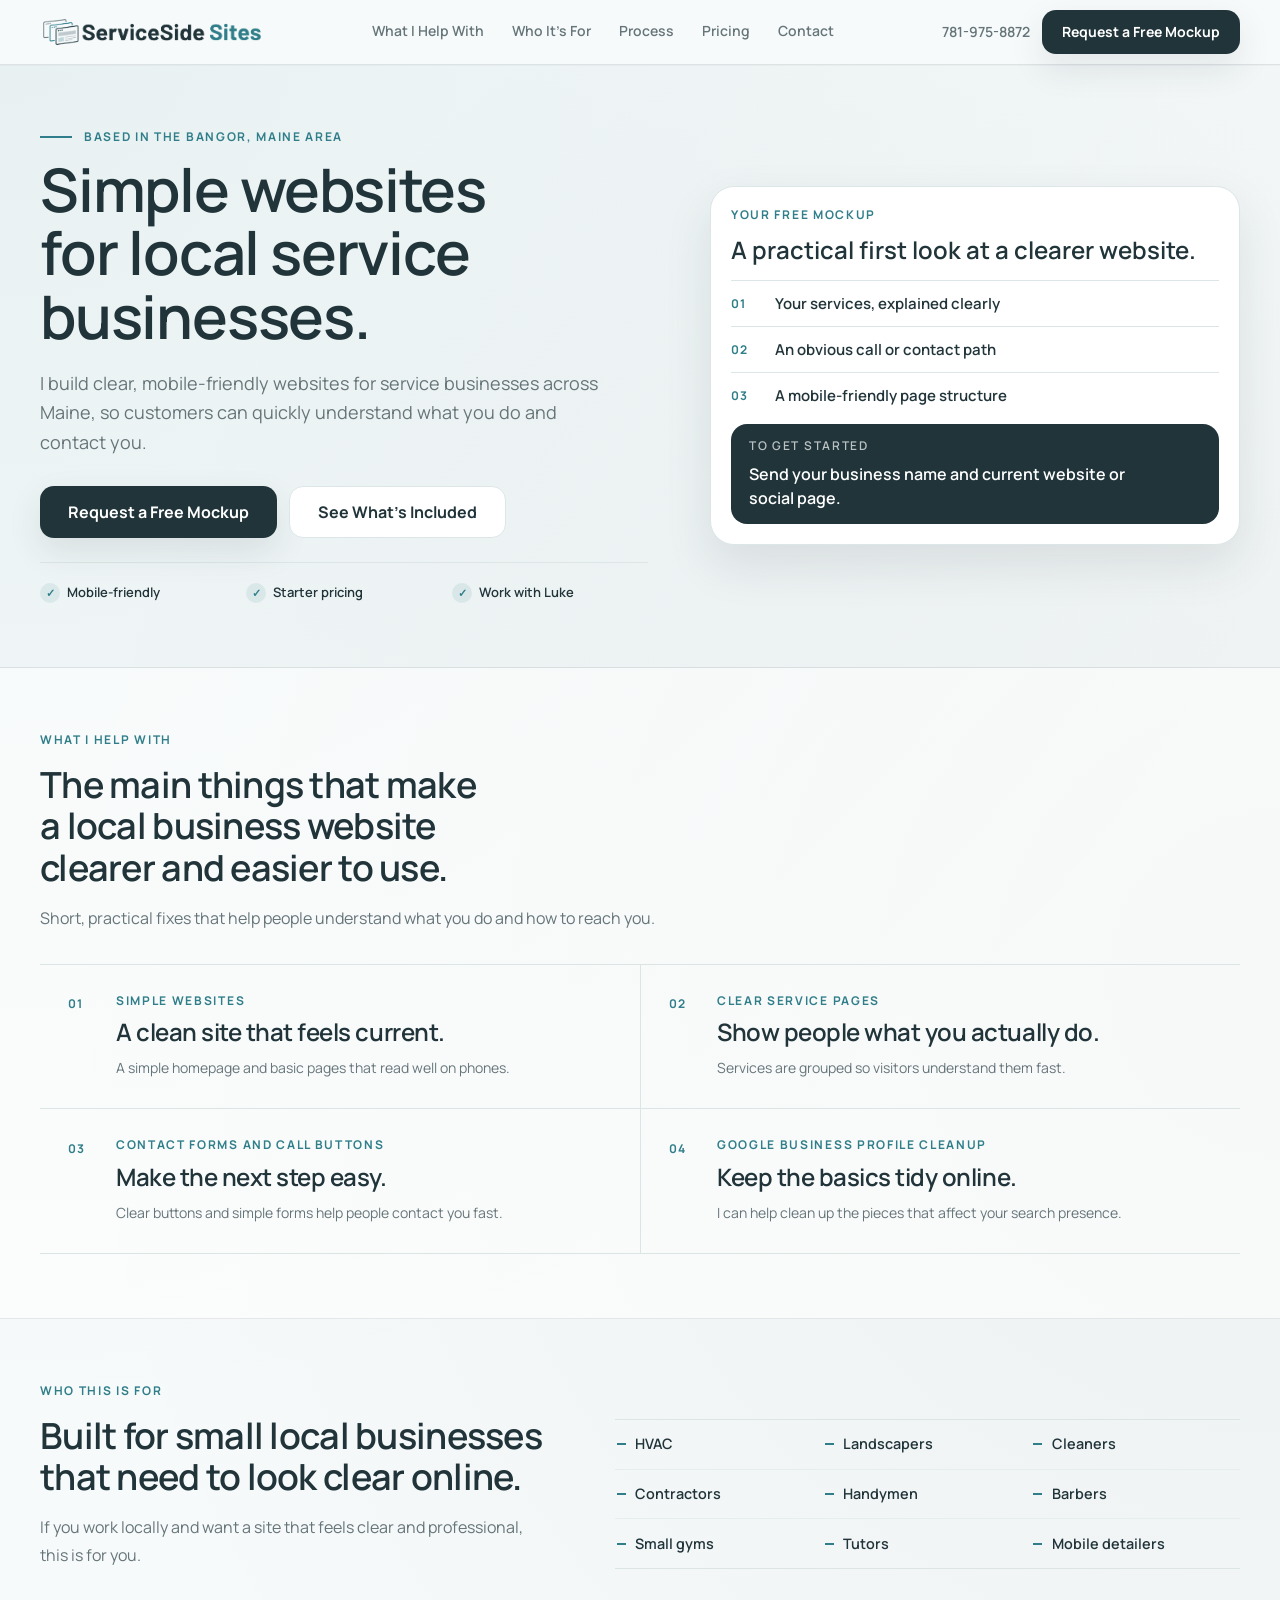
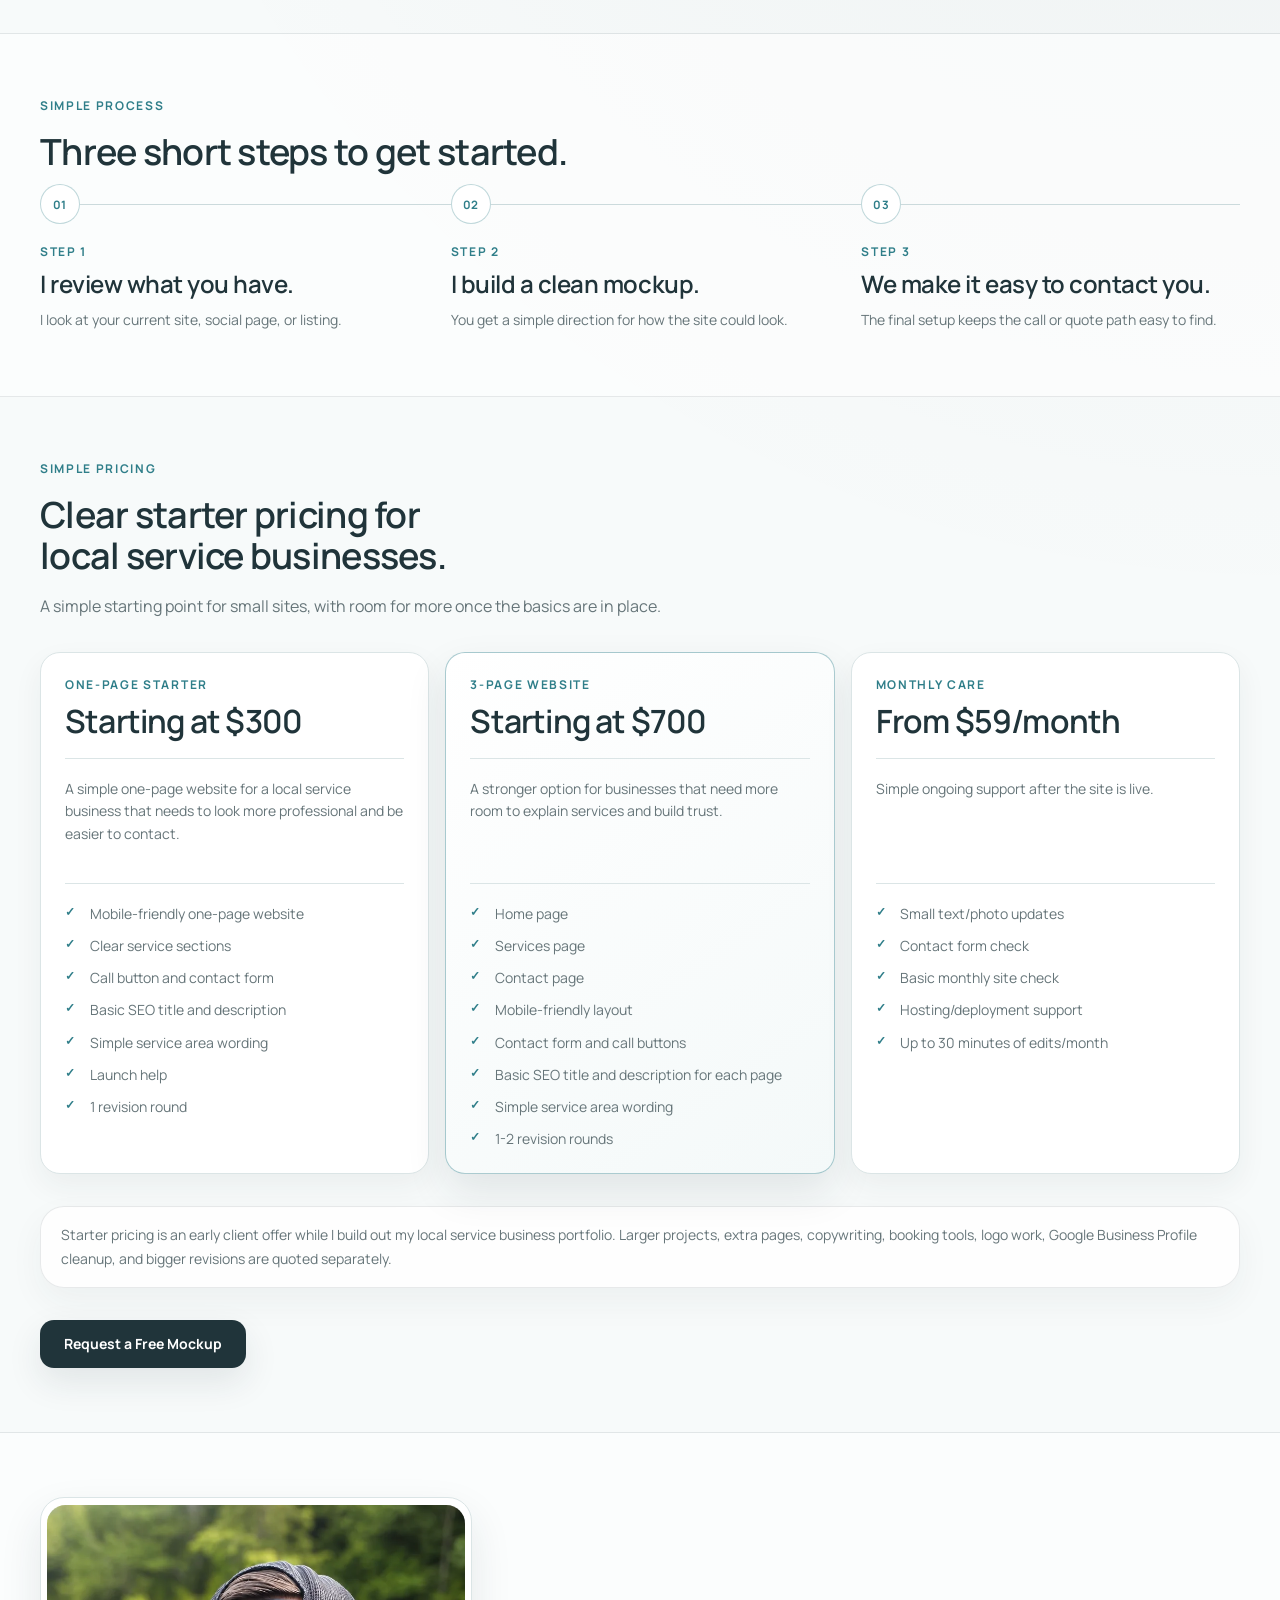
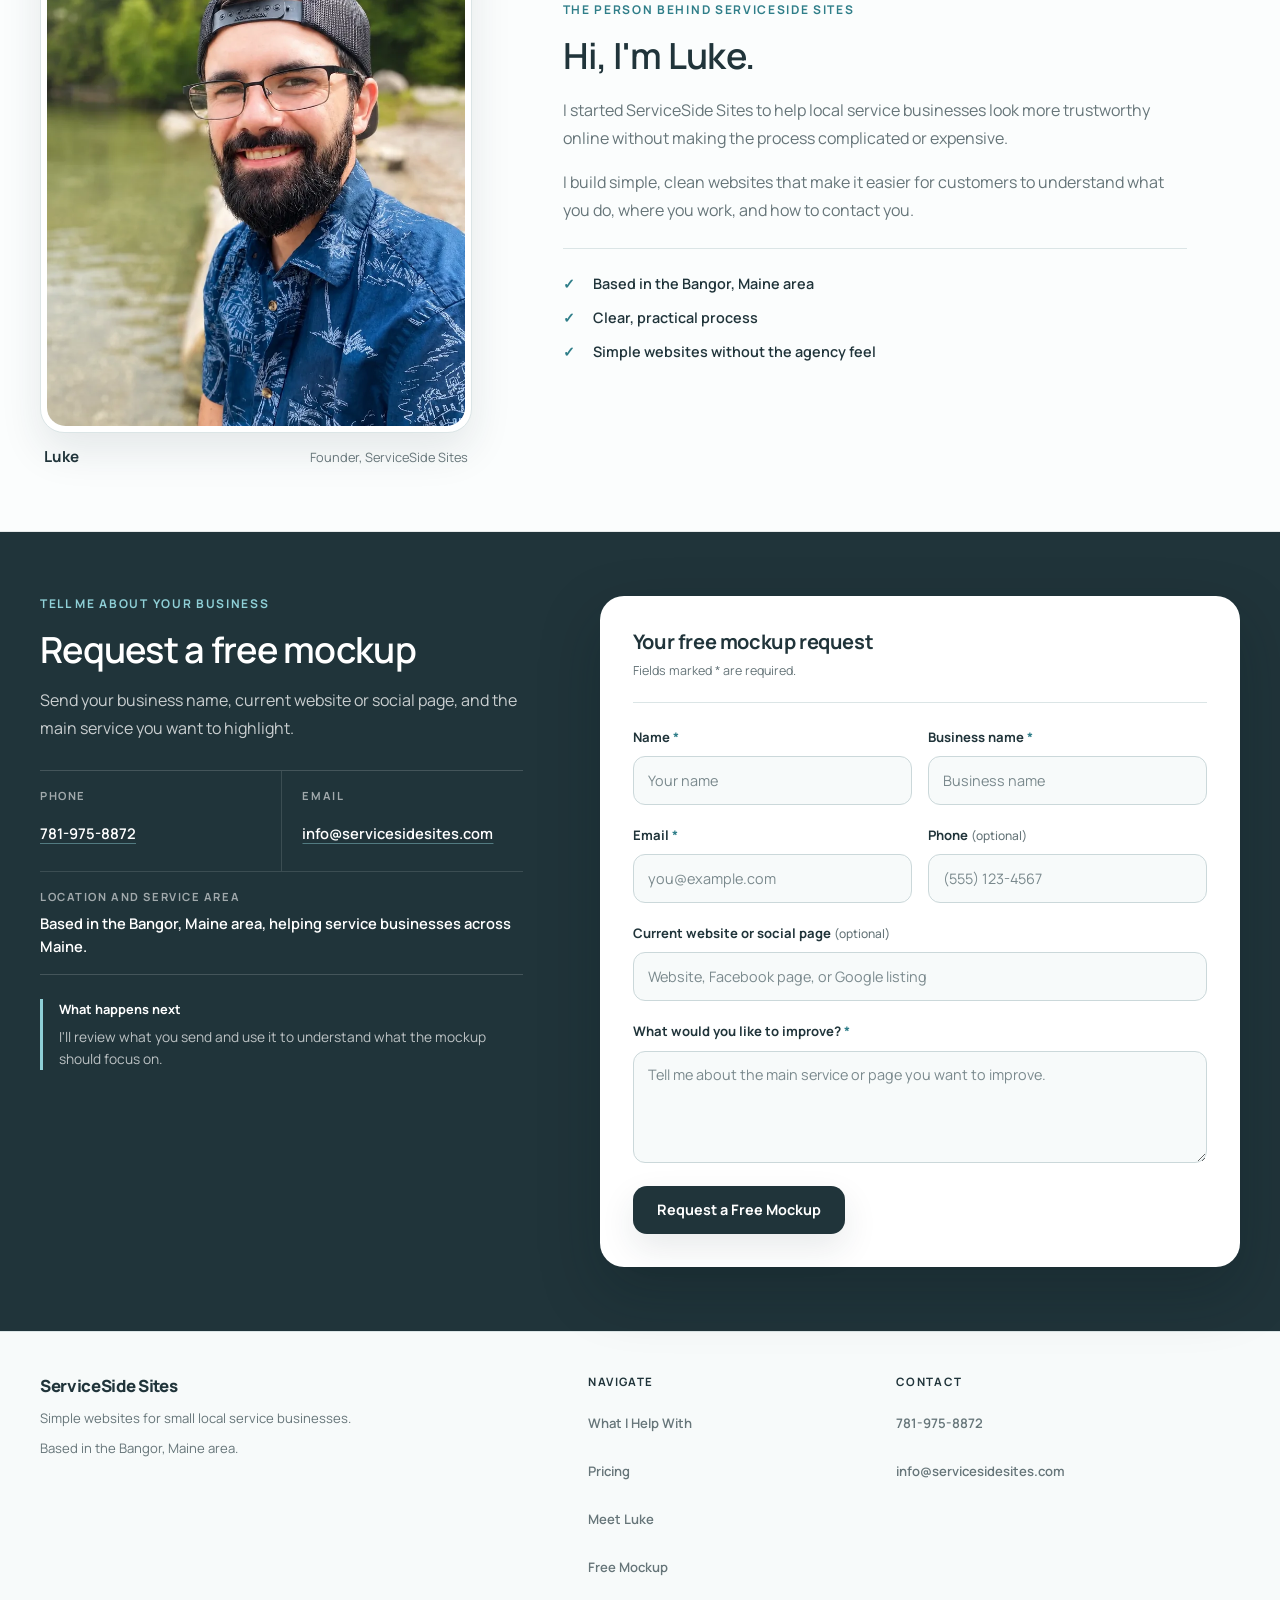
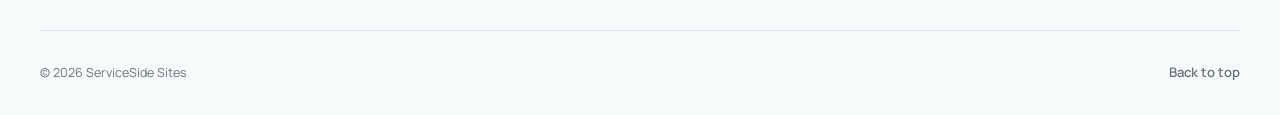
<file: index.html>
<!doctype html>
<html lang="en">
  <head>
    <meta charset="utf-8" />
    <meta name="viewport" content="width=device-width, initial-scale=1" />
    <meta
      name="description"
      content="Based in the Bangor, Maine area, ServiceSide Sites builds simple, mobile-friendly websites for service businesses across Maine."
    />
    <title>ServiceSide Sites | Websites for Maine service businesses</title>
    <link rel="icon" href="images/favicon.svg" type="image/svg+xml" />
    <link rel="stylesheet" href="css/styles.css" />
  </head>
  <body class="bg-sss-background text-sss-primary antialiased">
    <a
      class="sr-only focus:not-sr-only focus:fixed focus:left-4 focus:top-4 focus:z-50 focus:rounded-full focus:bg-sss-primary focus:px-4 focus:py-2 focus:text-white"
      href="#main-content"
    >
      Skip to content
    </a>

      <header class="site-header sticky top-0 z-40 w-full border-b backdrop-blur-md">
        <div class="mx-auto max-w-7xl px-4 sm:px-8 lg:px-10">
          <div class="flex min-h-[3.9rem] items-center gap-3 py-2.5 sm:gap-4">
            <a class="flex min-h-11 shrink-0 items-center" href="#top" aria-label="ServiceSide Sites home">
              <img
                class="h-auto w-[8.5rem] object-contain sm:w-[12rem] md:w-[14rem]"
                src="images/ServiceSideSites-logo-tight.png"
                alt="ServiceSide Sites"
              />
            </a>

            <nav class="hidden flex-1 justify-center gap-3 text-sm font-semibold xl:flex" aria-label="Primary">
              <a
                class="nav-link"
                href="#help"
              >
                What I Help With
              </a>
              <a
                class="nav-link"
                href="#for"
              >
                Who It's For
              </a>
              <a
                class="nav-link"
                href="#process"
              >
                Process
              </a>
              <a
                class="nav-link"
                href="#pricing"
              >
                Pricing
              </a>
              <a
                class="nav-link"
                href="#contact"
              >
                Contact
              </a>
            </nav>

            <div class="ml-auto flex shrink-0 items-center gap-2 sm:gap-3">
              <a class="hidden min-h-11 items-center text-sm font-semibold text-sss-muted transition hover:text-sss-primary md:inline-flex" href="tel:+17819758872">
                781-975-8872
              </a>
              <a class="button-primary h-11 whitespace-nowrap px-3 text-sm sm:px-5" href="#contact">
                <span class="sm:hidden">Free Mockup</span>
                <span class="hidden sm:inline">Request a Free Mockup</span>
              </a>
              <button
                class="inline-flex size-11 shrink-0 items-center justify-center rounded-full border border-sss-primary/15 bg-white/80 text-sss-primary transition hover:border-sss-accent/35 hover:bg-sss-accent/10 focus-visible:outline-none focus-visible:ring-4 focus-visible:ring-sss-accent/20 xl:hidden"
                type="button"
                aria-label="Open navigation menu"
                aria-expanded="false"
                aria-controls="responsive-navigation"
                data-menu-button
              >
                <svg aria-hidden="true" class="size-5" data-menu-open-icon viewBox="0 0 24 24" fill="none" stroke="currentColor" stroke-width="2" stroke-linecap="round">
                  <path d="M4 6h16M4 12h16M4 18h16" />
                </svg>
                <svg aria-hidden="true" class="size-5" data-menu-close-icon viewBox="0 0 24 24" fill="none" stroke="currentColor" stroke-width="2" stroke-linecap="round" hidden>
                  <path d="m6 6 12 12M18 6 6 18" />
                </svg>
              </button>
            </div>
          </div>

          <nav id="responsive-navigation" class="pb-4 xl:hidden" aria-label="Responsive" data-responsive-navigation hidden>
            <div class="grid gap-1 rounded-2xl border border-sss-primary/10 bg-white p-2 shadow-[0_18px_42px_rgba(32,52,58,0.1)]">
              <a class="rounded-xl px-4 py-3 text-sm font-semibold text-sss-muted transition hover:bg-sss-accent/10 hover:text-sss-primary focus-visible:outline-none focus-visible:ring-4 focus-visible:ring-sss-accent/20" href="#help" data-menu-link>
                What I Help With
              </a>
              <a class="rounded-xl px-4 py-3 text-sm font-semibold text-sss-muted transition hover:bg-sss-accent/10 hover:text-sss-primary focus-visible:outline-none focus-visible:ring-4 focus-visible:ring-sss-accent/20" href="#for" data-menu-link>
                Who It's For
              </a>
              <a class="rounded-xl px-4 py-3 text-sm font-semibold text-sss-muted transition hover:bg-sss-accent/10 hover:text-sss-primary focus-visible:outline-none focus-visible:ring-4 focus-visible:ring-sss-accent/20" href="#process" data-menu-link>
                Process
              </a>
              <a class="rounded-xl px-4 py-3 text-sm font-semibold text-sss-muted transition hover:bg-sss-accent/10 hover:text-sss-primary focus-visible:outline-none focus-visible:ring-4 focus-visible:ring-sss-accent/20" href="#pricing" data-menu-link>
                Pricing
              </a>
              <a class="rounded-xl px-4 py-3 text-sm font-semibold text-sss-muted transition hover:bg-sss-accent/10 hover:text-sss-primary focus-visible:outline-none focus-visible:ring-4 focus-visible:ring-sss-accent/20" href="#contact" data-menu-link>
                Contact
              </a>
            </div>
          </nav>
        </div>
      </header>

    <main id="main-content" tabindex="-1">
      <section id="top" class="border-b border-sss-primary/10">
        <div class="hero-shell mx-auto max-w-7xl px-5 sm:px-8 lg:px-10">
          <div class="grid gap-8 lg:grid-cols-[minmax(0,1.08fr)_minmax(24rem,0.92fr)] lg:items-center lg:gap-12">
            <div class="hero-copy reveal" data-reveal>
              <div class="hero-eyebrow">
                <span aria-hidden="true"></span>
                <p class="section-kicker">Based in the Bangor, Maine area</p>
              </div>

              <h1 class="heading-1 mt-3 text-sss-primary">
                Simple websites for local service businesses.
              </h1>
              <p class="hero-support mt-5">
                I build clear, mobile-friendly websites for service businesses across Maine, so customers can quickly understand what you do and contact you.
              </p>

              <div class="mt-7 flex flex-col gap-3 sm:flex-row">
                <a class="button-primary h-13 px-7 text-base" href="#contact">
                  Request a Free Mockup
                </a>
                <a class="button-secondary h-13 px-7 text-base" href="#help">
                  See What&apos;s Included
                </a>
              </div>

              <ul class="hero-trust" aria-label="ServiceSide Sites trust signals">
                <li>
                  <span aria-hidden="true">✓</span>
                  Mobile-friendly
                </li>
                <li>
                  <span aria-hidden="true">✓</span>
                  Starter pricing
                </li>
                <li>
                  <span aria-hidden="true">✓</span>
                  Work with Luke
                </li>
              </ul>
            </div>

            <div class="reveal" data-reveal>
              <div class="hero-proof">
                <div class="hero-proof-header">
                  <p class="section-kicker">Your free mockup</p>
                  <p class="mt-3 text-xl font-semibold leading-7 text-sss-primary sm:text-2xl">
                    A practical first look at a clearer website.
                  </p>
                </div>

                <div class="hero-proof-list">
                  <div class="hero-proof-item">
                    <span aria-hidden="true">01</span>
                    <p>Your services, explained clearly</p>
                  </div>
                  <div class="hero-proof-item">
                    <span aria-hidden="true">02</span>
                    <p>An obvious call or contact path</p>
                  </div>
                  <div class="hero-proof-item">
                    <span aria-hidden="true">03</span>
                    <p>A mobile-friendly page structure</p>
                  </div>
                </div>

                <div class="hero-next">
                  <p class="text-xs font-semibold uppercase tracking-[0.14em] text-white/70">To get started</p>
                  <p class="mt-2 text-sm font-semibold leading-6 text-white sm:text-base">
                    Send your business name and current website or social page.
                  </p>
                </div>
              </div>
            </div>
          </div>
        </div>
      </section>

      <section id="help" class="border-b border-sss-primary/10 bg-white/60">
        <div class="section-shell mx-auto max-w-7xl px-5 sm:px-8 lg:px-10">
          <div class="max-w-2xl reveal" data-reveal>
            <p class="section-kicker">What I help with</p>
            <h2 class="heading-2 mt-4 text-sss-primary">
              The main things that make a local business website clearer and easier to use.
            </h2>
            <p class="mt-4 text-base leading-7 text-sss-muted">
              Short, practical fixes that help people understand what you do and how to reach you.
            </p>
          </div>

          <div class="service-list mt-8">
            <article class="service-item reveal" data-reveal>
              <span class="service-number" aria-hidden="true">01</span>
              <div>
                <p class="service-label">Simple websites</p>
                <h3 class="heading-3 mt-2 text-sss-primary">A clean site that feels current.</h3>
                <p class="mt-2 text-sm leading-6 text-sss-muted">A simple homepage and basic pages that read well on phones.</p>
              </div>
            </article>

            <article class="service-item reveal" data-reveal>
              <span class="service-number" aria-hidden="true">02</span>
              <div>
                <p class="service-label">Clear service pages</p>
                <h3 class="heading-3 mt-2 text-sss-primary">Show people what you actually do.</h3>
                <p class="mt-2 text-sm leading-6 text-sss-muted">Services are grouped so visitors understand them fast.</p>
              </div>
            </article>

            <article class="service-item reveal" data-reveal>
              <span class="service-number" aria-hidden="true">03</span>
              <div>
                <p class="service-label">Contact forms and call buttons</p>
                <h3 class="heading-3 mt-2 text-sss-primary">Make the next step easy.</h3>
                <p class="mt-2 text-sm leading-6 text-sss-muted">Clear buttons and simple forms help people contact you fast.</p>
              </div>
            </article>

            <article class="service-item reveal" data-reveal>
              <span class="service-number" aria-hidden="true">04</span>
              <div>
                <p class="service-label">Google Business Profile cleanup</p>
                <h3 class="heading-3 mt-2 text-sss-primary">Keep the basics tidy online.</h3>
                <p class="mt-2 text-sm leading-6 text-sss-muted">I can help clean up the pieces that affect your search presence.</p>
              </div>
            </article>
          </div>
        </div>
      </section>

      <section id="for" class="border-b border-sss-primary/10">
        <div class="section-shell mx-auto max-w-7xl px-5 sm:px-8 lg:px-10">
          <div class="audience-layout">
            <div class="max-w-2xl reveal" data-reveal>
              <p class="section-kicker">Who this is for</p>
              <h2 class="heading-2 mt-4 text-sss-primary">
                Built for small local businesses that need to look clear online.
              </h2>
              <p class="mt-4 text-base leading-7 text-sss-muted">
                If you work locally and want a site that feels clear and professional, this is for you.
              </p>
            </div>

            <ul class="audience-list reveal" data-reveal>
              <li>HVAC</li>
              <li>Landscapers</li>
              <li>Cleaners</li>
              <li>Contractors</li>
              <li>Handymen</li>
              <li>Barbers</li>
              <li>Small gyms</li>
              <li>Tutors</li>
              <li>Mobile detailers</li>
            </ul>
          </div>
        </div>
      </section>

      <section id="process" class="border-b border-sss-primary/10 bg-white/60">
        <div class="section-shell mx-auto max-w-7xl px-5 sm:px-8 lg:px-10">
          <div class="max-w-2xl reveal" data-reveal>
            <p class="section-kicker">Simple process</p>
            <h2 class="heading-2 mt-4 text-sss-primary">
              Three short steps to get started.
            </h2>
          </div>

          <div class="process-track mt-8">
            <article class="process-step reveal" data-reveal>
              <span class="process-marker" aria-hidden="true">01</span>
              <div>
                <p class="process-label">Step 1</p>
                <h3 class="heading-3 mt-2 text-sss-primary">I review what you have.</h3>
                <p class="mt-2 text-sm leading-6 text-sss-muted">I look at your current site, social page, or listing.</p>
              </div>
            </article>

            <article class="process-step reveal" data-reveal>
              <span class="process-marker" aria-hidden="true">02</span>
              <div>
                <p class="process-label">Step 2</p>
                <h3 class="heading-3 mt-2 text-sss-primary">I build a clean mockup.</h3>
                <p class="mt-2 text-sm leading-6 text-sss-muted">You get a simple direction for how the site could look.</p>
              </div>
            </article>

            <article class="process-step reveal" data-reveal>
              <span class="process-marker" aria-hidden="true">03</span>
              <div>
                <p class="process-label">Step 3</p>
                <h3 class="heading-3 mt-2 text-sss-primary">We make it easy to contact you.</h3>
                <p class="mt-2 text-sm leading-6 text-sss-muted">The final setup keeps the call or quote path easy to find.</p>
              </div>
            </article>
          </div>
        </div>
      </section>

      <section id="pricing" class="border-b border-sss-primary/10">
        <div class="section-shell mx-auto max-w-7xl px-5 sm:px-8 lg:px-10">
          <div class="max-w-2xl reveal" data-reveal>
            <p class="section-kicker">Simple pricing</p>
            <h2 class="heading-2 mt-4 text-sss-primary">
              Clear starter pricing for local service businesses.
            </h2>
            <p class="mt-4 text-base leading-7 text-sss-muted">
              A simple starting point for small sites, with room for more once the basics are in place.
            </p>
          </div>

          <div class="pricing-grid mt-8">
            <article class="pricing-card reveal" data-reveal>
              <div class="pricing-card-header">
                <p class="pricing-name">One-Page Starter</p>
                <p class="pricing-price">Starting at $300</p>
              </div>
              <p class="pricing-description">
                A simple one-page website for a local service business that needs to look more professional and be easier to contact.
              </p>

              <ul class="pricing-features">
                <li>Mobile-friendly one-page website</li>
                <li>Clear service sections</li>
                <li>Call button and contact form</li>
                <li>Basic SEO title and description</li>
                <li>Simple service area wording</li>
                <li>Launch help</li>
                <li>1 revision round</li>
              </ul>
            </article>

            <article class="pricing-card pricing-card-featured reveal" data-reveal>
              <div class="pricing-card-header">
                <p class="pricing-name">3-Page Website</p>
                <p class="pricing-price">Starting at $700</p>
              </div>
              <p class="pricing-description">
                A stronger option for businesses that need more room to explain services and build trust.
              </p>

              <ul class="pricing-features">
                <li>Home page</li>
                <li>Services page</li>
                <li>Contact page</li>
                <li>Mobile-friendly layout</li>
                <li>Contact form and call buttons</li>
                <li>Basic SEO title and description for each page</li>
                <li>Simple service area wording</li>
                <li>1-2 revision rounds</li>
              </ul>
            </article>

            <article class="pricing-card reveal" data-reveal>
              <div class="pricing-card-header">
                <p class="pricing-name">Monthly Care</p>
                <p class="pricing-price">From $59/month</p>
              </div>
              <p class="pricing-description">
                Simple ongoing support after the site is live.
              </p>

              <ul class="pricing-features">
                <li>Small text/photo updates</li>
                <li>Contact form check</li>
                <li>Basic monthly site check</li>
                <li>Hosting/deployment support</li>
                <li>Up to 30 minutes of edits/month</li>
              </ul>
            </article>
          </div>

          <div class="mt-8 rounded-[1.5rem] border border-sss-primary/10 bg-white/80 px-5 py-4 text-sm leading-6 text-sss-muted shadow-[0_14px_34px_rgba(32,52,58,0.05)]">
            Starter pricing is an early client offer while I build out my local service business portfolio. Larger projects, extra pages, copywriting, booking tools, logo work, Google Business Profile cleanup, and bigger revisions are quoted separately.
          </div>

          <div class="mt-8 flex flex-col gap-3 sm:flex-row">
            <a class="button-primary h-12 px-6 text-sm" href="#contact">
              Request a Free Mockup
            </a>
          </div>
        </div>
      </section>

      <section id="meet-luke" class="border-b border-sss-primary/10 bg-white/60">
        <div class="section-shell mx-auto max-w-7xl px-5 sm:px-8 lg:px-10">
          <div class="founder-layout">
            <figure class="founder-portrait reveal" data-reveal>
              <div class="founder-image-frame">
                <img
                  class="founder-photo"
                  src="images/headshot.webp"
                  alt="Luke, founder of ServiceSide Sites"
                />
              </div>
              <figcaption class="founder-caption">
                <span>Luke</span>
                <span>Founder, ServiceSide Sites</span>
              </figcaption>
            </figure>

            <div class="founder-copy reveal" data-reveal>
              <p class="section-kicker">The person behind ServiceSide Sites</p>
              <h2 class="heading-2 mt-4 text-sss-primary">Hi, I&apos;m Luke.</h2>
              <div class="founder-intro">
                <p>
                  I started ServiceSide Sites to help local service businesses look more trustworthy online without making the process complicated or expensive.
                </p>
                <p>
                  I build simple, clean websites that make it easier for customers to understand what you do, where you work, and how to contact you.
                </p>
              </div>

              <ul class="founder-points">
                <li><span aria-hidden="true">✓</span>Based in the Bangor, Maine area</li>
                <li><span aria-hidden="true">✓</span>Clear, practical process</li>
                <li><span aria-hidden="true">✓</span>Simple websites without the agency feel</li>
              </ul>
            </div>
          </div>
        </div>
      </section>

      <section id="contact" class="contact-section">
        <div class="section-shell mx-auto max-w-7xl px-5 sm:px-8 lg:px-10">
          <div class="contact-layout">
            <div class="contact-copy reveal" data-reveal>
              <p class="contact-kicker">Tell me about your business</p>
              <h2 class="heading-2 mt-4 text-white">
                Request a free mockup
              </h2>
              <p class="contact-intro">
                Send your business name, current website or social page, and the main service you want to highlight.
              </p>

              <dl class="contact-details">
                <div class="contact-detail">
                  <dt>Phone</dt>
                  <dd>
                    <a href="tel:+17819758872">781-975-8872</a>
                  </dd>
                </div>

                <div class="contact-detail">
                  <dt>Email</dt>
                  <dd>
                    <a href="mailto:info@servicesidesites.com">info@servicesidesites.com</a>
                  </dd>
                </div>

                <div class="contact-detail contact-detail-wide">
                  <dt>Location and service area</dt>
                  <dd>
                    Based in the Bangor, Maine area, helping service businesses across Maine.
                  </dd>
                </div>
              </dl>

              <div class="contact-next">
                <p>What happens next</p>
                <p>I&apos;ll review what you send and use it to understand what the mockup should focus on.</p>
              </div>
            </div>

            <div class="reveal" data-reveal>
              <div class="contact-form-card">
                <div class="contact-form-header">
                  <h3 id="contact-form-title">Your free mockup request</h3>
                  <p id="form-instructions">Fields marked <span aria-hidden="true">*</span> are required.</p>
                </div>
                <form
                  id="contact-form"
                  action="https://formspree.io/f/xqevqdpw"
                  method="post"
                  class="contact-form"
                  data-contact-form
                  data-state="idle"
                  aria-busy="false"
                  aria-labelledby="contact-form-title"
                  aria-describedby="form-instructions form-status"
                  novalidate
                >
                  <div class="form-row">
                    <div class="form-field">
                      <label class="form-label" for="contact-name">Name <span class="form-required" aria-hidden="true">*</span><span class="sr-only"> (required)</span></label>
                      <input
                        class="form-control"
                        id="contact-name"
                        name="name"
                        type="text"
                        autocomplete="name"
                        placeholder="Your name"
                        aria-describedby="contact-name-error"
                        data-required-message="Please enter your name."
                        required
                      />
                      <p class="form-error" id="contact-name-error" data-field-error hidden></p>
                    </div>

                    <div class="form-field">
                      <label class="form-label" for="contact-business">Business name <span class="form-required" aria-hidden="true">*</span><span class="sr-only"> (required)</span></label>
                      <input
                        class="form-control"
                        id="contact-business"
                        name="business"
                        type="text"
                        autocomplete="organization"
                        placeholder="Business name"
                        aria-describedby="contact-business-error"
                        data-required-message="Please enter your business name."
                        required
                      />
                      <p class="form-error" id="contact-business-error" data-field-error hidden></p>
                    </div>
                  </div>

                  <div class="form-row">
                    <div class="form-field">
                      <label class="form-label" for="contact-email">Email <span class="form-required" aria-hidden="true">*</span><span class="sr-only"> (required)</span></label>
                      <input
                        class="form-control"
                        id="contact-email"
                        name="email"
                        type="email"
                        autocomplete="email"
                        placeholder="you@example.com"
                        aria-describedby="contact-email-error"
                        data-required-message="Please enter your email address."
                        required
                      />
                      <p class="form-error" id="contact-email-error" data-field-error hidden></p>
                    </div>

                    <div class="form-field">
                      <label class="form-label" for="contact-phone">Phone <span class="form-optional">(optional)</span></label>
                      <input
                        class="form-control"
                        id="contact-phone"
                        name="phone"
                        type="tel"
                        autocomplete="tel"
                        placeholder="(555) 123-4567"
                      />
                    </div>
                  </div>

                  <div class="form-field">
                    <label class="form-label" for="contact-website">Current website or social page <span class="form-optional">(optional)</span></label>
                    <input
                      class="form-control"
                      id="contact-website"
                      name="website"
                      type="text"
                      inputmode="url"
                      autocomplete="url"
                      placeholder="Website, Facebook page, or Google listing"
                    />
                  </div>

                  <div class="form-field">
                    <label class="form-label" for="contact-message">What would you like to improve? <span class="form-required" aria-hidden="true">*</span><span class="sr-only"> (required)</span></label>
                    <textarea
                      class="form-control form-textarea"
                      id="contact-message"
                      name="message"
                      placeholder="Tell me about the main service or page you want to improve."
                      aria-describedby="contact-message-error"
                      data-required-message="Please tell me what you would like to improve."
                      required
                    ></textarea>
                    <p class="form-error" id="contact-message-error" data-field-error hidden></p>
                  </div>

                  <button class="button-primary contact-submit" type="submit" data-submit-button>
                    <span data-submit-label>Request a Free Mockup</span>
                  </button>

                  <div
                    id="form-status"
                    class="form-status"
                    data-form-status
                    data-state="idle"
                    role="status"
                    aria-live="polite"
                    aria-atomic="true"
                    tabindex="-1"
                    hidden
                  >
                    <span data-form-status-message></span>
                    <a
                      class="inline-flex min-h-11 items-center font-semibold underline underline-offset-2"
                      data-form-status-email
                      href="mailto:info@servicesidesites.com"
                      hidden
                    >
                      Email info@servicesidesites.com
                    </a>
                  </div>
                </form>
              </div>
            </div>
          </div>
        </div>
      </section>

    </main>

      <footer class="site-footer">
        <div class="mx-auto max-w-7xl px-5 sm:px-8 lg:px-10">
          <div class="footer-main">
            <div class="footer-brand">
              <a href="#top" aria-label="ServiceSide Sites home">ServiceSide Sites</a>
              <p>Simple websites for small local service businesses.</p>
              <p>Based in the Bangor, Maine area.</p>
            </div>

            <nav class="footer-nav" aria-label="Footer">
              <p>Navigate</p>
              <a href="#help">What I Help With</a>
              <a href="#pricing">Pricing</a>
              <a href="#meet-luke">Meet Luke</a>
              <a href="#contact">Free Mockup</a>
            </nav>

            <div class="footer-contact">
              <p>Contact</p>
              <a href="tel:+17819758872">781-975-8872</a>
              <a href="mailto:info@servicesidesites.com">info@servicesidesites.com</a>
            </div>
          </div>

          <div class="footer-bottom">
            <span>&copy; <span data-current-year></span> ServiceSide Sites</span>
            <a href="#top">Back to top</a>
          </div>
        </div>
      </footer>

    <script src="js/main.js"></script>
  </body>
</html>
</file>
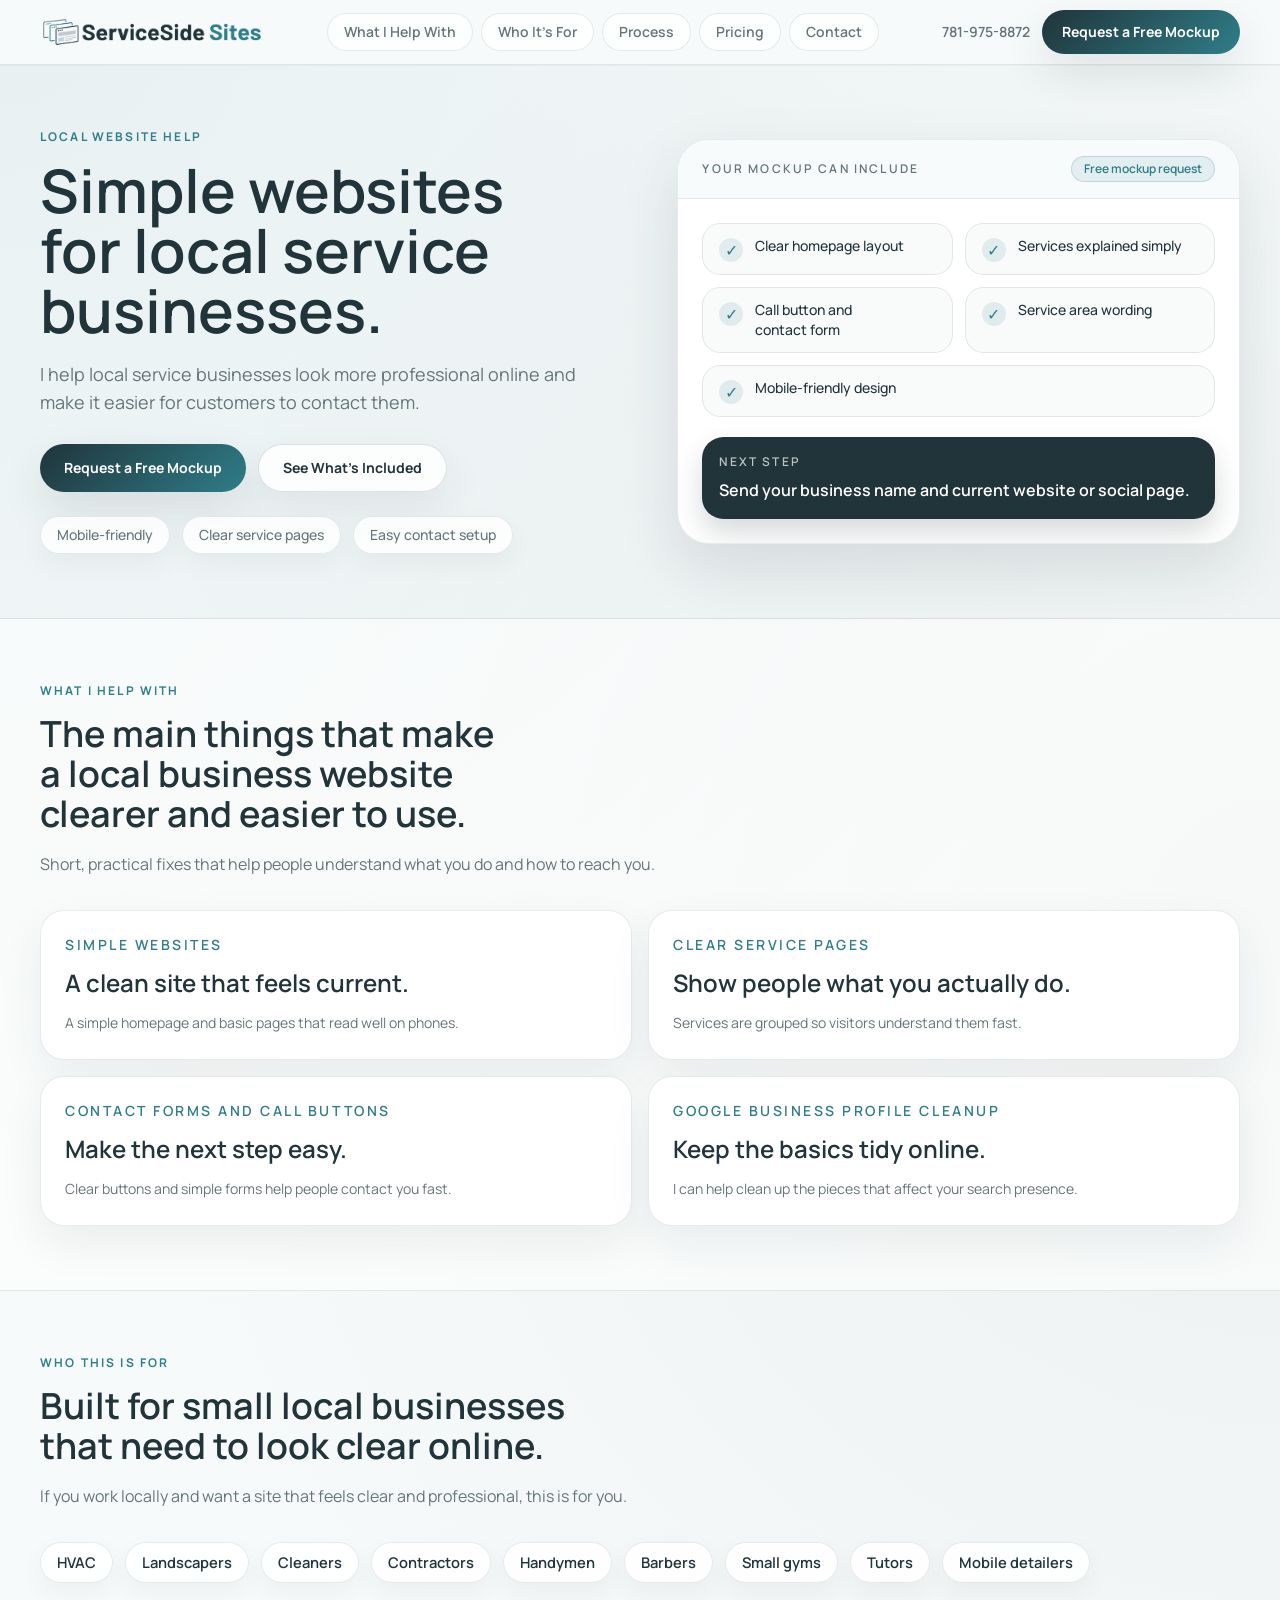
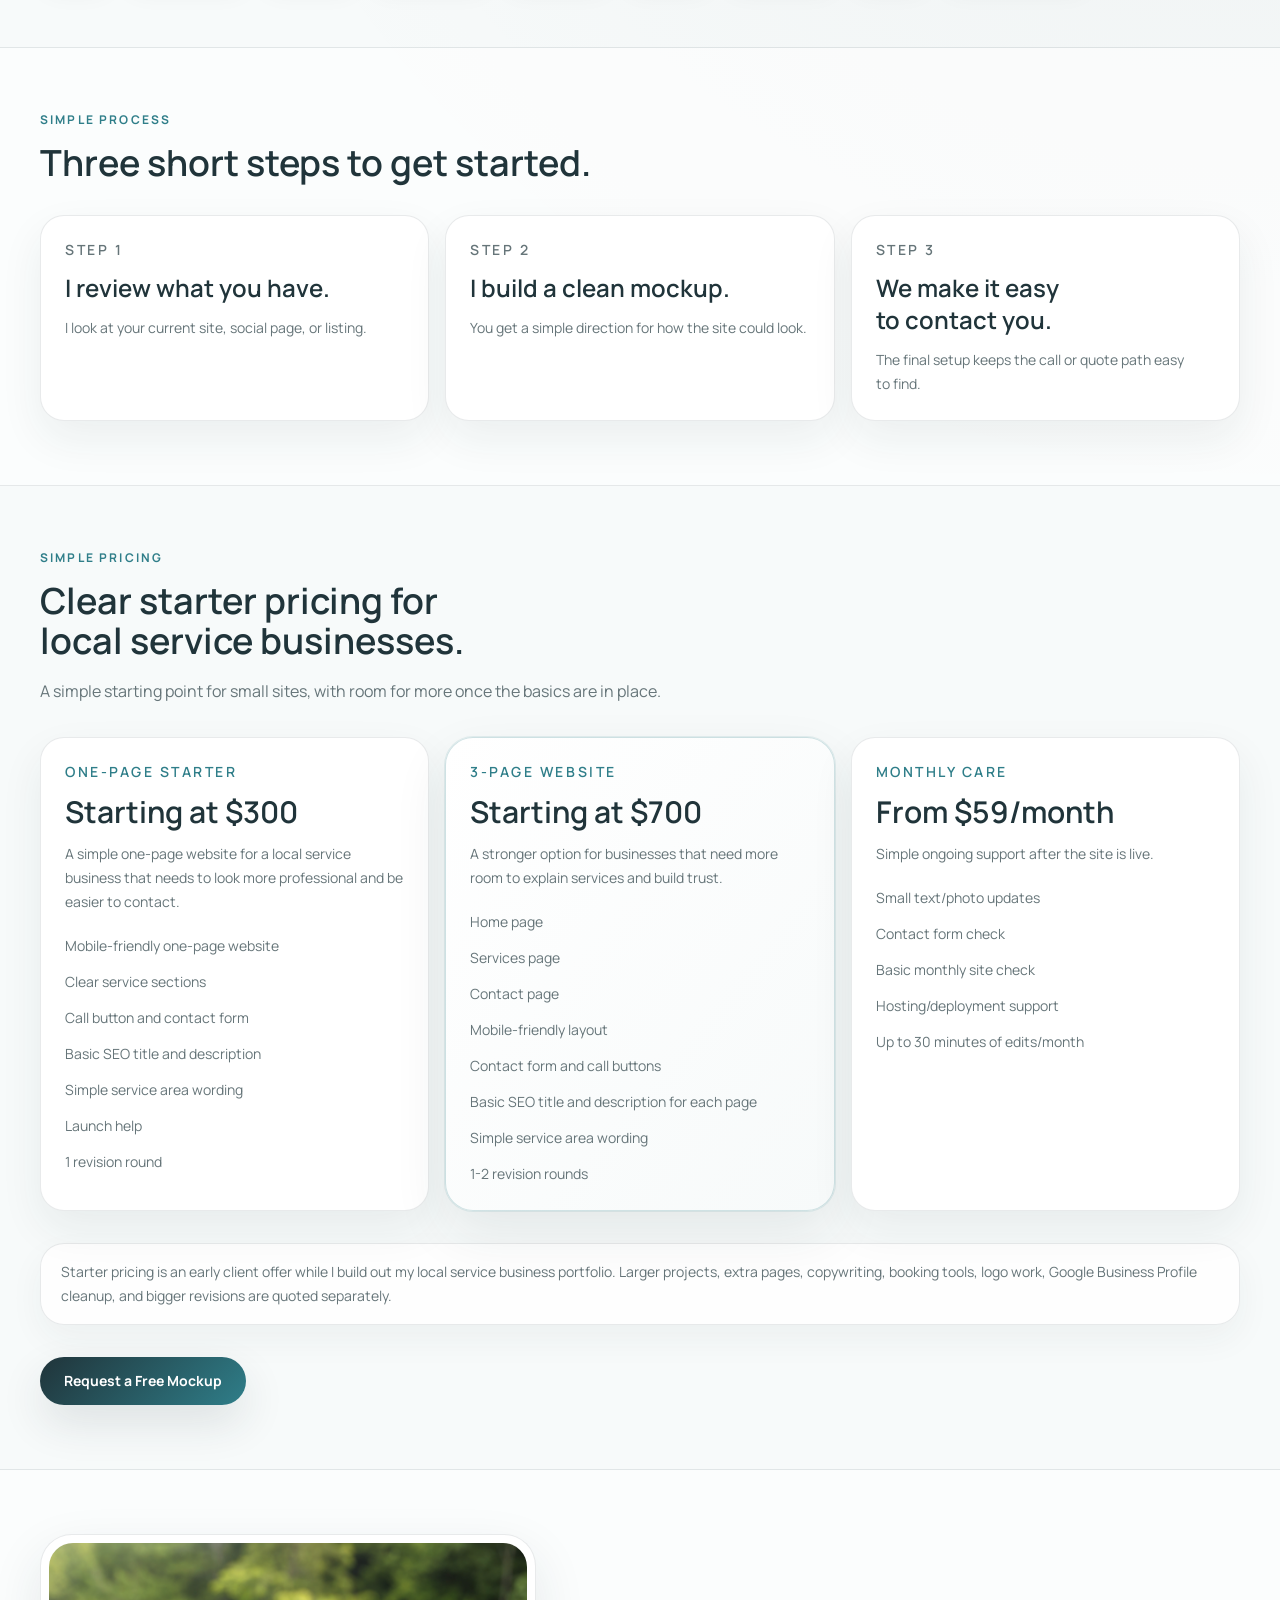
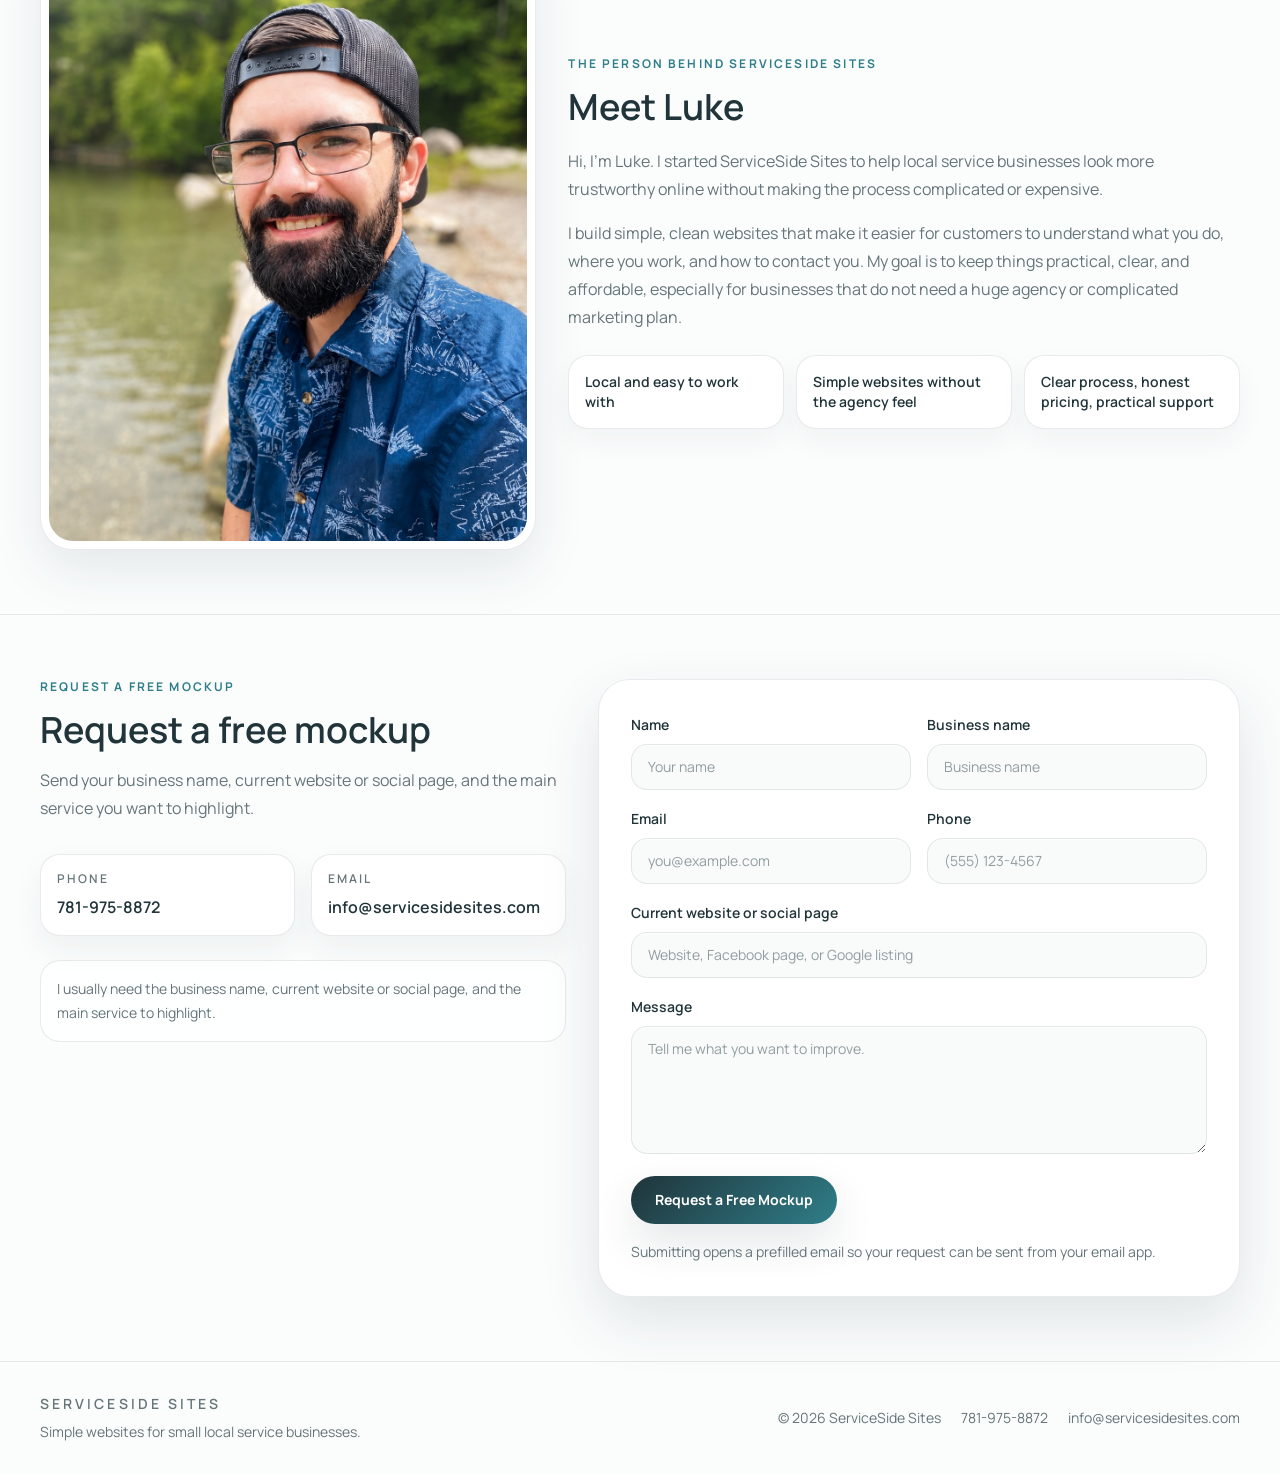
<file: business-site/index.html>
<!doctype html>
<html lang="en">
  <head>
    <meta charset="utf-8" />
    <meta name="viewport" content="width=device-width, initial-scale=1" />
    <meta
      name="description"
      content="ServiceSide Sites builds simple, mobile-friendly websites for small local service businesses."
    />
    <title>ServiceSide Sites | Simple websites for local service businesses</title>
    <link rel="stylesheet" href="css/styles.css" />
  </head>
  <body class="bg-sss-background text-sss-primary antialiased">
    <a
      class="sr-only focus:not-sr-only focus:fixed focus:left-4 focus:top-4 focus:z-50 focus:rounded-full focus:bg-sss-primary focus:px-4 focus:py-2 focus:text-white"
      href="#main-content"
    >
      Skip to content
    </a>

    <main id="main-content">
      <header class="sticky top-0 z-40 w-full border-b border-sss-primary/10 bg-sss-background/95 shadow-[0_1px_0_rgba(32,52,58,0.04)] backdrop-blur-md">
        <div class="mx-auto max-w-7xl px-5 sm:px-8 lg:px-10">
          <div class="flex min-h-[3.9rem] items-center gap-4 py-2.5">
            <a class="flex shrink-0 items-center" href="#top" aria-label="ServiceSide Sites home">
              <img
                class="h-auto w-[8.5rem] object-contain sm:w-[12rem] md:w-[14rem]"
                src="images/ServiceSideSites-logo-tight.png"
                alt="ServiceSide Sites"
              />
            </a>

            <nav class="hidden flex-1 justify-center gap-2 text-sm font-semibold text-sss-muted xl:flex" aria-label="Primary">
              <a
                class="rounded-full border border-sss-primary/10 bg-white/70 px-4 py-2 transition hover:border-sss-accent/25 hover:bg-sss-accent/10 hover:text-sss-primary"
                href="#help"
              >
                What I Help With
              </a>
              <a
                class="rounded-full border border-sss-primary/10 bg-white/70 px-4 py-2 transition hover:border-sss-accent/25 hover:bg-sss-accent/10 hover:text-sss-primary"
                href="#for"
              >
                Who It's For
              </a>
              <a
                class="rounded-full border border-sss-primary/10 bg-white/70 px-4 py-2 transition hover:border-sss-accent/25 hover:bg-sss-accent/10 hover:text-sss-primary"
                href="#process"
              >
                Process
              </a>
              <a
                class="rounded-full border border-sss-primary/10 bg-white/70 px-4 py-2 transition hover:border-sss-accent/25 hover:bg-sss-accent/10 hover:text-sss-primary"
                href="#pricing"
              >
                Pricing
              </a>
              <a
                class="rounded-full border border-sss-primary/10 bg-white/70 px-4 py-2 transition hover:border-sss-accent/25 hover:bg-sss-accent/10 hover:text-sss-primary"
                href="#contact"
              >
                Contact
              </a>
            </nav>

            <div class="ml-auto flex shrink-0 items-center gap-3">
              <a class="hidden text-sm font-semibold text-sss-muted transition hover:text-sss-primary md:inline-flex" href="tel:7819758872">
                781-975-8872
              </a>
              <a class="button-primary h-10 whitespace-nowrap px-4 text-sm sm:h-11 sm:px-5" href="#contact">
                <span class="sm:hidden">Free Mockup</span>
                <span class="hidden sm:inline">Request a Free Mockup</span>
              </a>
            </div>
          </div>
        </div>
      </header>

      <section id="top" class="border-b border-sss-primary/10">
        <div class="mx-auto max-w-7xl px-5 py-12 sm:px-8 lg:px-10 lg:py-16">
          <div class="grid gap-10 lg:grid-cols-[minmax(0,1.03fr)_minmax(0,0.97fr)] lg:items-center">
            <div class="reveal max-w-2xl" data-reveal>
              <p class="section-kicker">Local website help</p>
              <h1 class="mt-4 text-4xl font-semibold text-sss-primary sm:text-5xl lg:text-6xl">
                Simple websites for local service businesses.
              </h1>
              <p class="mt-5 max-w-xl text-base leading-7 text-sss-muted sm:text-lg">
                I help local service businesses look more professional online and make it easier for customers to contact them.
              </p>

              <div class="mt-7 flex flex-col gap-3 sm:flex-row">
                <a class="button-primary h-12 px-6 text-sm" href="#contact">
                  Request a Free Mockup
                </a>
                <a class="button-secondary h-12 px-6 text-sm" href="#help">
                  See What&apos;s Included
                </a>
              </div>

              <ul class="mt-6 flex flex-wrap gap-3" aria-label="Key benefits">
                <li class="inline-flex items-center rounded-full border border-sss-primary/10 bg-white/80 px-4 py-2 text-sm font-medium text-sss-muted shadow-[0_10px_24px_rgba(32,52,58,0.05)]">
                  Mobile-friendly
                </li>
                <li class="inline-flex items-center rounded-full border border-sss-primary/10 bg-white/80 px-4 py-2 text-sm font-medium text-sss-muted shadow-[0_10px_24px_rgba(32,52,58,0.05)]">
                  Clear service pages
                </li>
                <li class="inline-flex items-center rounded-full border border-sss-primary/10 bg-white/80 px-4 py-2 text-sm font-medium text-sss-muted shadow-[0_10px_24px_rgba(32,52,58,0.05)]">
                  Easy contact setup
                </li>
              </ul>
            </div>

            <div class="reveal" data-reveal>
              <div class="overflow-hidden rounded-[2rem] border border-sss-primary/10 bg-white shadow-[0_24px_60px_rgba(32,52,58,0.12)]">
                <div class="flex items-center justify-between gap-4 border-b border-sss-primary/10 bg-sss-background/80 px-5 py-4 sm:px-6">
                  <p class="text-xs font-semibold uppercase tracking-[0.18em] text-sss-muted">
                    Your mockup can include
                  </p>
                  <span class="rounded-full border border-sss-accent/20 bg-sss-accent/10 px-3 py-1 text-xs font-semibold text-sss-accent">
                    Free mockup request
                  </span>
                </div>

                <div class="space-y-5 p-5 sm:p-6">
                  <div class="grid gap-3 sm:grid-cols-2">
                    <div class="flex items-start gap-3 rounded-[1.15rem] border border-sss-primary/10 bg-sss-background/70 px-4 py-3">
                      <span class="mt-0.5 flex h-6 w-6 shrink-0 items-center justify-center rounded-full bg-sss-accent/12 text-sss-accent">
                        ✓
                      </span>
                      <p class="text-sm font-medium text-sss-primary">Clear homepage layout</p>
                    </div>
                    <div class="flex items-start gap-3 rounded-[1.15rem] border border-sss-primary/10 bg-sss-background/70 px-4 py-3">
                      <span class="mt-0.5 flex h-6 w-6 shrink-0 items-center justify-center rounded-full bg-sss-accent/12 text-sss-accent">
                        ✓
                      </span>
                      <p class="text-sm font-medium text-sss-primary">Services explained simply</p>
                    </div>
                    <div class="flex items-start gap-3 rounded-[1.15rem] border border-sss-primary/10 bg-sss-background/70 px-4 py-3">
                      <span class="mt-0.5 flex h-6 w-6 shrink-0 items-center justify-center rounded-full bg-sss-accent/12 text-sss-accent">
                        ✓
                      </span>
                      <p class="text-sm font-medium text-sss-primary">Call button and contact form</p>
                    </div>
                    <div class="flex items-start gap-3 rounded-[1.15rem] border border-sss-primary/10 bg-sss-background/70 px-4 py-3">
                      <span class="mt-0.5 flex h-6 w-6 shrink-0 items-center justify-center rounded-full bg-sss-accent/12 text-sss-accent">
                        ✓
                      </span>
                      <p class="text-sm font-medium text-sss-primary">Service area wording</p>
                    </div>
                    <div class="flex items-start gap-3 rounded-[1.15rem] border border-sss-primary/10 bg-sss-background/70 px-4 py-3 sm:col-span-2">
                      <span class="mt-0.5 flex h-6 w-6 shrink-0 items-center justify-center rounded-full bg-sss-accent/12 text-sss-accent">
                        ✓
                      </span>
                      <p class="text-sm font-medium text-sss-primary">Mobile-friendly design</p>
                    </div>
                  </div>

                  <div class="rounded-[1.35rem] border border-sss-primary/10 bg-sss-primary p-4 text-white shadow-[0_14px_28px_rgba(32,52,58,0.18)]">
                    <p class="text-xs font-semibold uppercase tracking-[0.18em] text-white/70">Next step</p>
                    <p class="mt-2 text-base font-semibold leading-6">
                      Send your business name and current website or social page.
                    </p>
                  </div>
                </div>
              </div>
            </div>
          </div>
        </div>
      </section>

      <section id="help" class="border-b border-sss-primary/10 bg-white/60">
        <div class="mx-auto max-w-7xl px-5 py-12 sm:px-8 lg:px-10 lg:py-16">
          <div class="max-w-2xl reveal" data-reveal>
            <p class="section-kicker">What I help with</p>
            <h2 class="mt-4 text-3xl font-semibold text-sss-primary sm:text-4xl">
              The main things that make a local business website clearer and easier to use.
            </h2>
            <p class="mt-4 text-base leading-7 text-sss-muted">
              Short, practical fixes that help people understand what you do and how to reach you.
            </p>
          </div>

          <div class="mt-8 grid gap-4 md:grid-cols-2">
            <article class="reveal rounded-[1.5rem] border border-sss-primary/10 bg-white p-6 shadow-[0_18px_44px_rgba(32,52,58,0.07)]" data-reveal>
              <p class="text-sm font-semibold uppercase tracking-[0.18em] text-sss-accent">Simple websites</p>
              <h3 class="mt-3 text-xl font-semibold text-sss-primary sm:text-2xl">A clean site that feels current.</h3>
              <p class="mt-3 text-sm leading-6 text-sss-muted">A simple homepage and basic pages that read well on phones.</p>
            </article>

            <article class="reveal rounded-[1.5rem] border border-sss-primary/10 bg-white p-6 shadow-[0_18px_44px_rgba(32,52,58,0.07)]" data-reveal>
              <p class="text-sm font-semibold uppercase tracking-[0.18em] text-sss-accent">Clear service pages</p>
              <h3 class="mt-3 text-xl font-semibold text-sss-primary sm:text-2xl">Show people what you actually do.</h3>
              <p class="mt-3 text-sm leading-6 text-sss-muted">Services are grouped so visitors understand them fast.</p>
            </article>

            <article class="reveal rounded-[1.5rem] border border-sss-primary/10 bg-white p-6 shadow-[0_18px_44px_rgba(32,52,58,0.07)]" data-reveal>
              <p class="text-sm font-semibold uppercase tracking-[0.18em] text-sss-accent">Contact forms and call buttons</p>
              <h3 class="mt-3 text-xl font-semibold text-sss-primary sm:text-2xl">Make the next step easy.</h3>
              <p class="mt-3 text-sm leading-6 text-sss-muted">Clear buttons and simple forms help people contact you fast.</p>
            </article>

            <article class="reveal rounded-[1.5rem] border border-sss-primary/10 bg-white p-6 shadow-[0_18px_44px_rgba(32,52,58,0.07)]" data-reveal>
              <p class="text-sm font-semibold uppercase tracking-[0.18em] text-sss-accent">Google Business Profile cleanup</p>
              <h3 class="mt-3 text-xl font-semibold text-sss-primary sm:text-2xl">Keep the basics tidy online.</h3>
              <p class="mt-3 text-sm leading-6 text-sss-muted">I can help clean up the pieces that affect your search presence.</p>
            </article>
          </div>
        </div>
      </section>

      <section id="for" class="border-b border-sss-primary/10">
        <div class="mx-auto max-w-7xl px-5 py-12 sm:px-8 lg:px-10 lg:py-16">
          <div class="max-w-2xl reveal" data-reveal>
            <p class="section-kicker">Who this is for</p>
            <h2 class="mt-4 text-3xl font-semibold text-sss-primary sm:text-4xl">
              Built for small local businesses that need to look clear online.
            </h2>
            <p class="mt-4 text-base leading-7 text-sss-muted">
              If you work locally and want a site that feels clear and professional, this is for you.
            </p>
          </div>

          <div class="mt-8 flex flex-wrap gap-3">
            <span class="pill">HVAC</span>
            <span class="pill">Landscapers</span>
            <span class="pill">Cleaners</span>
            <span class="pill">Contractors</span>
            <span class="pill">Handymen</span>
            <span class="pill">Barbers</span>
            <span class="pill">Small gyms</span>
            <span class="pill">Tutors</span>
            <span class="pill">Mobile detailers</span>
          </div>
        </div>
      </section>

      <section id="process" class="border-b border-sss-primary/10 bg-white/60">
        <div class="mx-auto max-w-7xl px-5 py-12 sm:px-8 lg:px-10 lg:py-16">
          <div class="max-w-2xl reveal" data-reveal>
            <p class="section-kicker">Simple process</p>
            <h2 class="mt-4 text-3xl font-semibold text-sss-primary sm:text-4xl">
              Three short steps to get started.
            </h2>
          </div>

          <div class="mt-8 grid gap-4 lg:grid-cols-3">
            <article class="reveal rounded-[1.5rem] border border-sss-primary/10 bg-white p-6 shadow-[0_18px_44px_rgba(32,52,58,0.07)]" data-reveal>
              <p class="text-sm font-semibold uppercase tracking-[0.18em] text-sss-muted">Step 1</p>
              <h3 class="mt-3 text-xl font-semibold text-sss-primary sm:text-2xl">I review what you have.</h3>
              <p class="mt-3 text-sm leading-6 text-sss-muted">I look at your current site, social page, or listing.</p>
            </article>

            <article class="reveal rounded-[1.5rem] border border-sss-primary/10 bg-white p-6 shadow-[0_18px_44px_rgba(32,52,58,0.07)]" data-reveal>
              <p class="text-sm font-semibold uppercase tracking-[0.18em] text-sss-muted">Step 2</p>
              <h3 class="mt-3 text-xl font-semibold text-sss-primary sm:text-2xl">I build a clean mockup.</h3>
              <p class="mt-3 text-sm leading-6 text-sss-muted">You get a simple direction for how the site could look.</p>
            </article>

            <article class="reveal rounded-[1.5rem] border border-sss-primary/10 bg-white p-6 shadow-[0_18px_44px_rgba(32,52,58,0.07)]" data-reveal>
              <p class="text-sm font-semibold uppercase tracking-[0.18em] text-sss-muted">Step 3</p>
              <h3 class="mt-3 text-xl font-semibold text-sss-primary sm:text-2xl">We make it easy to contact you.</h3>
              <p class="mt-3 text-sm leading-6 text-sss-muted">The final setup keeps the call or quote path easy to find.</p>
            </article>
          </div>
        </div>
      </section>

      <section id="pricing" class="border-b border-sss-primary/10">
        <div class="mx-auto max-w-7xl px-5 py-12 sm:px-8 lg:px-10 lg:py-16">
          <div class="max-w-2xl reveal" data-reveal>
            <p class="section-kicker">Simple pricing</p>
            <h2 class="mt-4 text-3xl font-semibold text-sss-primary sm:text-4xl">
              Clear starter pricing for local service businesses.
            </h2>
            <p class="mt-4 text-base leading-7 text-sss-muted">
              A simple starting point for small sites, with room for more once the basics are in place.
            </p>
          </div>

          <div class="mt-8 grid gap-4 lg:grid-cols-3">
            <article class="reveal rounded-[1.5rem] border border-sss-primary/10 bg-white p-6 shadow-[0_18px_44px_rgba(32,52,58,0.07)]" data-reveal>
              <p class="text-sm font-semibold uppercase tracking-[0.18em] text-sss-accent">One-Page Starter</p>
              <p class="mt-3 text-3xl font-semibold text-sss-primary">Starting at $300</p>
              <p class="mt-3 text-sm leading-6 text-sss-muted">
                A simple one-page website for a local service business that needs to look more professional and be easier to contact.
              </p>

              <ul class="mt-5 space-y-3 text-sm leading-6 text-sss-muted">
                <li>Mobile-friendly one-page website</li>
                <li>Clear service sections</li>
                <li>Call button and contact form</li>
                <li>Basic SEO title and description</li>
                <li>Simple service area wording</li>
                <li>Launch help</li>
                <li>1 revision round</li>
              </ul>
            </article>

            <article class="reveal rounded-[1.75rem] border border-sss-accent/22 bg-gradient-to-br from-white to-sss-background p-6 shadow-[0_22px_54px_rgba(32,52,58,0.09)] ring-1 ring-sss-accent/10" data-reveal>
              <p class="text-sm font-semibold uppercase tracking-[0.18em] text-sss-accent">3-Page Website</p>
              <p class="mt-3 text-3xl font-semibold text-sss-primary">Starting at $700</p>
              <p class="mt-3 text-sm leading-6 text-sss-muted">
                A stronger option for businesses that need more room to explain services and build trust.
              </p>

              <ul class="mt-5 space-y-3 text-sm leading-6 text-sss-muted">
                <li>Home page</li>
                <li>Services page</li>
                <li>Contact page</li>
                <li>Mobile-friendly layout</li>
                <li>Contact form and call buttons</li>
                <li>Basic SEO title and description for each page</li>
                <li>Simple service area wording</li>
                <li>1-2 revision rounds</li>
              </ul>
            </article>

            <article class="reveal rounded-[1.5rem] border border-sss-primary/10 bg-white p-6 shadow-[0_18px_44px_rgba(32,52,58,0.07)]" data-reveal>
              <p class="text-sm font-semibold uppercase tracking-[0.18em] text-sss-accent">Monthly Care</p>
              <p class="mt-3 text-3xl font-semibold text-sss-primary">From $59/month</p>
              <p class="mt-3 text-sm leading-6 text-sss-muted">
                Simple ongoing support after the site is live.
              </p>

              <ul class="mt-5 space-y-3 text-sm leading-6 text-sss-muted">
                <li>Small text/photo updates</li>
                <li>Contact form check</li>
                <li>Basic monthly site check</li>
                <li>Hosting/deployment support</li>
                <li>Up to 30 minutes of edits/month</li>
              </ul>
            </article>
          </div>

          <div class="mt-8 rounded-[1.5rem] border border-sss-primary/10 bg-white/80 px-5 py-4 text-sm leading-6 text-sss-muted shadow-[0_14px_34px_rgba(32,52,58,0.05)]">
            Starter pricing is an early client offer while I build out my local service business portfolio. Larger projects, extra pages, copywriting, booking tools, logo work, Google Business Profile cleanup, and bigger revisions are quoted separately.
          </div>

          <div class="mt-8 flex flex-col gap-3 sm:flex-row">
            <a class="button-primary h-12 px-6 text-sm" href="#contact">
              Request a Free Mockup
            </a>
          </div>
        </div>
      </section>

      <section id="meet-luke" class="border-b border-sss-primary/10 bg-white/60">
        <div class="mx-auto max-w-7xl px-5 py-12 sm:px-8 lg:px-10 lg:py-16">
          <div class="grid gap-8 lg:grid-cols-[minmax(0,0.85fr)_minmax(0,1.15fr)] lg:items-center">
            <div class="reveal" data-reveal>
              <div class="overflow-hidden rounded-[2rem] border border-sss-primary/10 bg-white p-2 shadow-[0_20px_52px_rgba(32,52,58,0.1)]">
                <img
                  class="aspect-[4/5] w-full rounded-[1.5rem] object-cover object-center sm:aspect-[5/4] lg:aspect-[4/5]"
                  src="images/headshot.png"
                  alt="Luke, founder of ServiceSide Sites"
                />
              </div>
            </div>

            <div class="reveal max-w-2xl" data-reveal>
              <p class="section-kicker">The person behind ServiceSide Sites</p>
              <h2 class="mt-4 text-3xl font-semibold text-sss-primary sm:text-4xl">Meet Luke</h2>
              <div class="mt-5 space-y-4 text-base leading-7 text-sss-muted">
                <p>
                  Hi, I&apos;m Luke. I started ServiceSide Sites to help local service businesses look more trustworthy online without making the process complicated or expensive.
                </p>
                <p>
                  I build simple, clean websites that make it easier for customers to understand what you do, where you work, and how to contact you. My goal is to keep things practical, clear, and affordable, especially for businesses that do not need a huge agency or complicated marketing plan.
                </p>
              </div>

              <div class="mt-6 grid gap-3 md:grid-cols-3">
                <div class="rounded-[1.25rem] border border-sss-primary/10 bg-white px-4 py-4 text-sm font-semibold text-sss-primary shadow-[0_12px_28px_rgba(32,52,58,0.05)]">
                  Local and easy to work with
                </div>
                <div class="rounded-[1.25rem] border border-sss-primary/10 bg-white px-4 py-4 text-sm font-semibold text-sss-primary shadow-[0_12px_28px_rgba(32,52,58,0.05)]">
                  Simple websites without the agency feel
                </div>
                <div class="rounded-[1.25rem] border border-sss-primary/10 bg-white px-4 py-4 text-sm font-semibold text-sss-primary shadow-[0_12px_28px_rgba(32,52,58,0.05)]">
                  Clear process, honest pricing, practical support
                </div>
              </div>
            </div>
          </div>
        </div>
      </section>

      <section id="contact" class="bg-white/60">
        <div class="mx-auto max-w-7xl px-5 py-12 sm:px-8 lg:px-10 lg:py-16">
          <div class="grid gap-8 lg:grid-cols-[minmax(0,0.9fr)_minmax(0,1.1fr)] lg:items-start">
            <div class="reveal max-w-xl" data-reveal>
              <p class="section-kicker">Request a free mockup</p>
              <h2 class="mt-4 text-3xl font-semibold text-sss-primary sm:text-4xl">
                Request a free mockup
              </h2>
              <p class="mt-4 text-base leading-7 text-sss-muted">
                Send your business name, current website or social page, and the main service you want to highlight.
              </p>

              <dl class="mt-8 grid gap-4 sm:grid-cols-2">
                <div class="rounded-[1.25rem] border border-sss-primary/10 bg-white px-4 py-4 shadow-[0_14px_32px_rgba(32,52,58,0.06)]">
                  <dt class="text-xs font-semibold uppercase tracking-[0.18em] text-sss-muted">Phone</dt>
                  <dd class="mt-2 text-base font-semibold text-sss-primary">
                    <a class="transition hover:text-sss-accent" href="tel:7819758872">781-975-8872</a>
                  </dd>
                </div>

                <div class="rounded-[1.25rem] border border-sss-primary/10 bg-white px-4 py-4 shadow-[0_14px_32px_rgba(32,52,58,0.06)]">
                  <dt class="text-xs font-semibold uppercase tracking-[0.18em] text-sss-muted">Email</dt>
                  <dd class="mt-2 text-base font-semibold text-sss-primary">
                    <a class="transition hover:text-sss-accent" href="mailto:info@servicesidesites.com">info@servicesidesites.com</a>
                  </dd>
                </div>
              </dl>

              <p class="mt-6 rounded-[1.25rem] border border-sss-primary/10 bg-white/80 px-4 py-4 text-sm leading-6 text-sss-muted">
                I usually need the business name, current website or social page, and the main service to highlight.
              </p>
            </div>

            <div class="reveal" data-reveal>
              <div class="rounded-[2rem] border border-sss-primary/10 bg-white p-6 shadow-[0_24px_60px_rgba(32,52,58,0.12)] sm:p-8">
                <!-- This static form currently opens a prefilled email. Connect it to Formspree, Netlify Forms, Basin, or another endpoint for direct submissions. -->
                <form action="mailto:info@servicesidesites.com" method="post" enctype="text/plain" class="grid gap-4" data-contact-form>
                  <div class="grid gap-4 sm:grid-cols-2">
                    <div>
                      <label class="text-sm font-semibold text-sss-primary" for="contact-name">Name</label>
                      <input
                        class="mt-2 w-full rounded-2xl border border-sss-primary/10 bg-sss-background/70 px-4 py-3 text-sm text-sss-primary placeholder:text-sss-muted/70 shadow-[inset_0_1px_0_rgba(255,255,255,0.65)] outline-none transition focus:border-sss-accent focus:ring-4 focus:ring-sss-accent/10"
                        id="contact-name"
                        name="name"
                        type="text"
                        autocomplete="name"
                        placeholder="Your name"
                        required
                      />
                    </div>

                    <div>
                      <label class="text-sm font-semibold text-sss-primary" for="contact-business">Business name</label>
                      <input
                        class="mt-2 w-full rounded-2xl border border-sss-primary/10 bg-sss-background/70 px-4 py-3 text-sm text-sss-primary placeholder:text-sss-muted/70 shadow-[inset_0_1px_0_rgba(255,255,255,0.65)] outline-none transition focus:border-sss-accent focus:ring-4 focus:ring-sss-accent/10"
                        id="contact-business"
                        name="business"
                        type="text"
                        autocomplete="organization"
                        placeholder="Business name"
                        required
                      />
                    </div>
                  </div>

                  <div class="grid gap-4 sm:grid-cols-2">
                    <div>
                      <label class="text-sm font-semibold text-sss-primary" for="contact-email">Email</label>
                      <input
                        class="mt-2 w-full rounded-2xl border border-sss-primary/10 bg-sss-background/70 px-4 py-3 text-sm text-sss-primary placeholder:text-sss-muted/70 shadow-[inset_0_1px_0_rgba(255,255,255,0.65)] outline-none transition focus:border-sss-accent focus:ring-4 focus:ring-sss-accent/10"
                        id="contact-email"
                        name="email"
                        type="email"
                        autocomplete="email"
                        placeholder="you@example.com"
                        required
                      />
                    </div>

                    <div>
                      <label class="text-sm font-semibold text-sss-primary" for="contact-phone">Phone</label>
                      <input
                        class="mt-2 w-full rounded-2xl border border-sss-primary/10 bg-sss-background/70 px-4 py-3 text-sm text-sss-primary placeholder:text-sss-muted/70 shadow-[inset_0_1px_0_rgba(255,255,255,0.65)] outline-none transition focus:border-sss-accent focus:ring-4 focus:ring-sss-accent/10"
                        id="contact-phone"
                        name="phone"
                        type="tel"
                        autocomplete="tel"
                        placeholder="(555) 123-4567"
                      />
                    </div>
                  </div>

                  <div>
                    <label class="text-sm font-semibold text-sss-primary" for="contact-website">Current website or social page</label>
                    <input
                      class="mt-2 w-full rounded-2xl border border-sss-primary/10 bg-sss-background/70 px-4 py-3 text-sm text-sss-primary placeholder:text-sss-muted/70 shadow-[inset_0_1px_0_rgba(255,255,255,0.65)] outline-none transition focus:border-sss-accent focus:ring-4 focus:ring-sss-accent/10"
                      id="contact-website"
                      name="website"
                      type="text"
                      inputmode="url"
                      autocomplete="url"
                      placeholder="Website, Facebook page, or Google listing"
                    />
                  </div>

                  <div>
                    <label class="text-sm font-semibold text-sss-primary" for="contact-message">Message</label>
                    <textarea
                      class="mt-2 min-h-32 w-full rounded-2xl border border-sss-primary/10 bg-sss-background/70 px-4 py-3 text-sm text-sss-primary placeholder:text-sss-muted/70 shadow-[inset_0_1px_0_rgba(255,255,255,0.65)] outline-none transition focus:border-sss-accent focus:ring-4 focus:ring-sss-accent/10"
                      id="contact-message"
                      name="message"
                      placeholder="Tell me what you want to improve."
                      required
                    ></textarea>
                  </div>

                  <button class="button-primary h-12 px-6 text-sm sm:w-fit" type="submit">
                    Request a Free Mockup
                  </button>
                  <p class="text-sm leading-6 text-sss-muted" data-form-status aria-live="polite">
                    Submitting opens a prefilled email so your request can be sent from your email app.
                  </p>
                </form>
              </div>
            </div>
          </div>
        </div>
      </section>

      <footer class="border-t border-sss-primary/10 bg-white/50">
        <div class="mx-auto flex max-w-7xl flex-col gap-5 px-5 py-8 sm:px-8 lg:flex-row lg:items-center lg:justify-between lg:px-10">
          <div>
            <p class="text-sm font-semibold uppercase tracking-[0.22em] text-sss-muted">ServiceSide Sites</p>
            <p class="mt-2 text-sm text-sss-muted">Simple websites for small local service businesses.</p>
          </div>

          <div class="flex flex-wrap gap-x-5 gap-y-2 text-sm text-sss-muted lg:justify-end">
            <span>&copy; <span data-current-year></span> ServiceSide Sites</span>
            <a class="transition hover:text-sss-primary" href="tel:7819758872">781-975-8872</a>
            <a class="transition hover:text-sss-primary" href="mailto:info@servicesidesites.com">info@servicesidesites.com</a>
          </div>
        </div>
      </footer>
    </main>

    <script src="js/main.js"></script>
  </body>
</html>
</file>
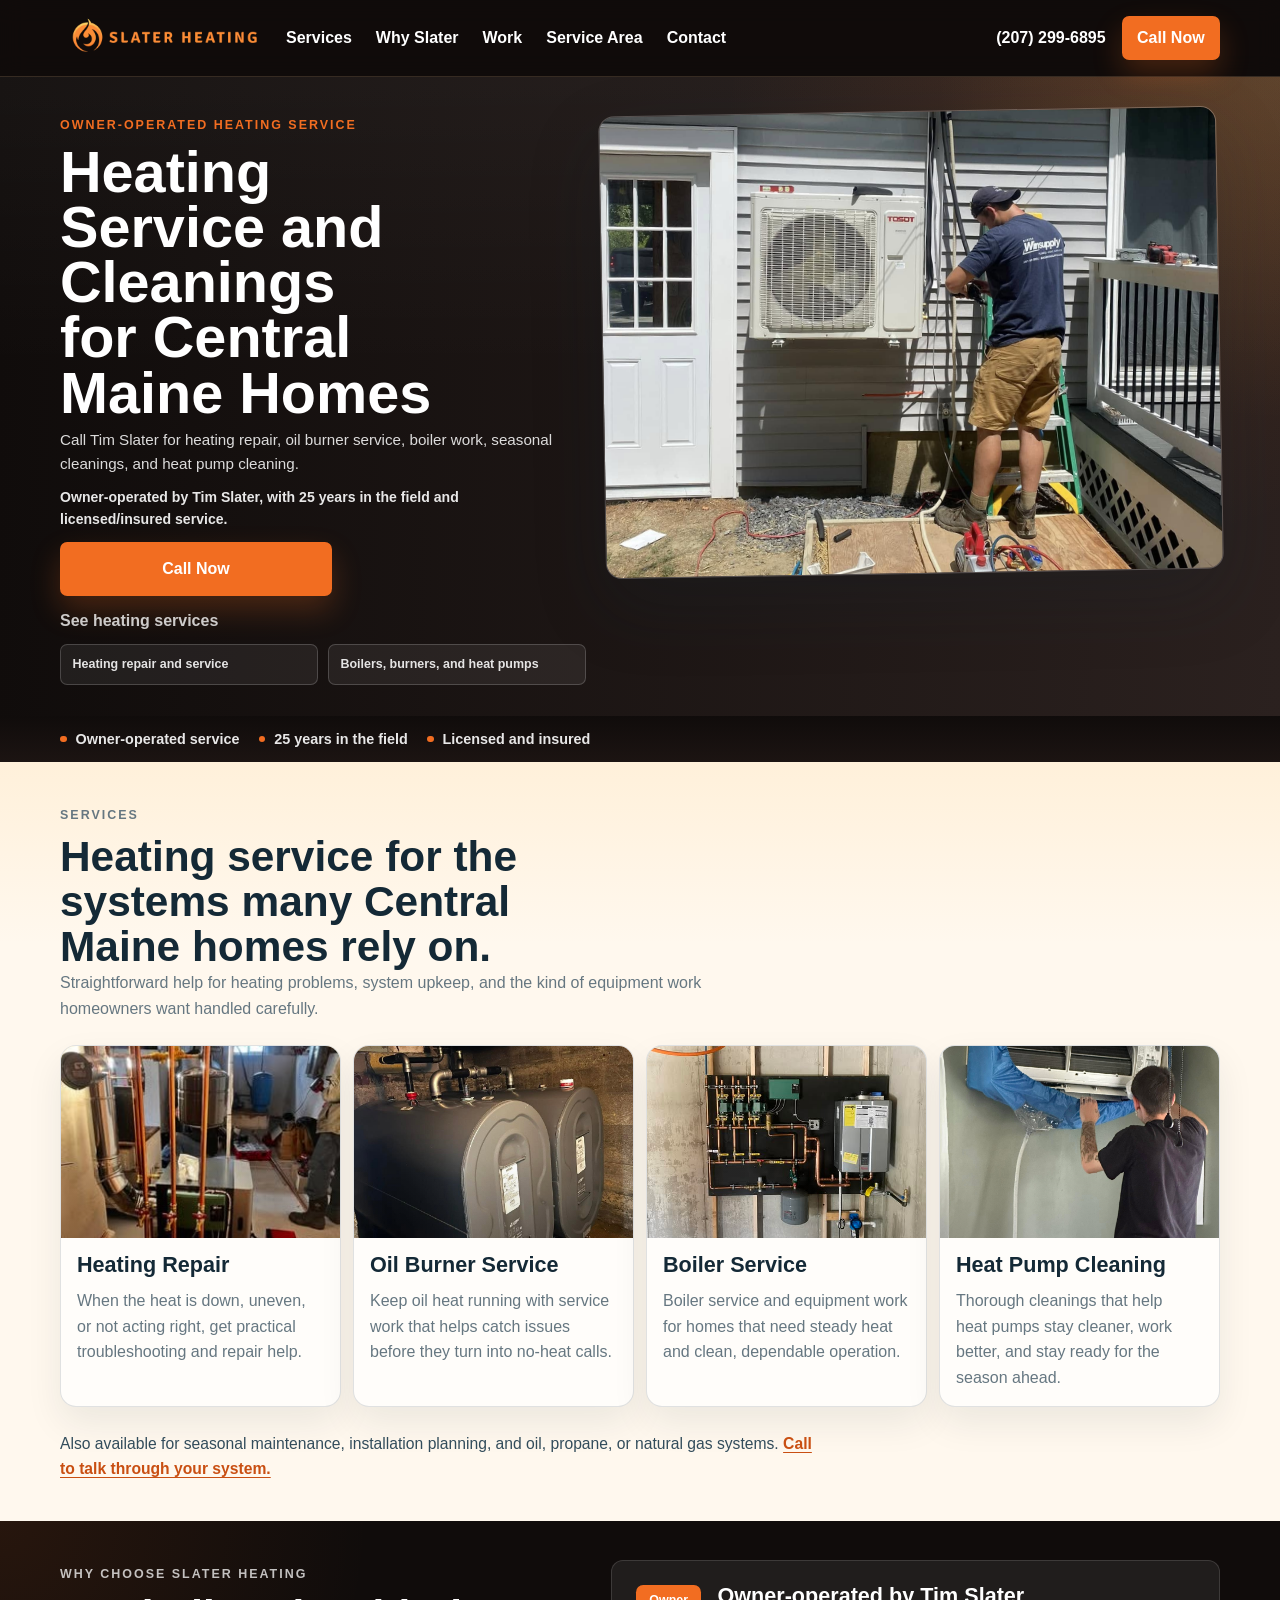
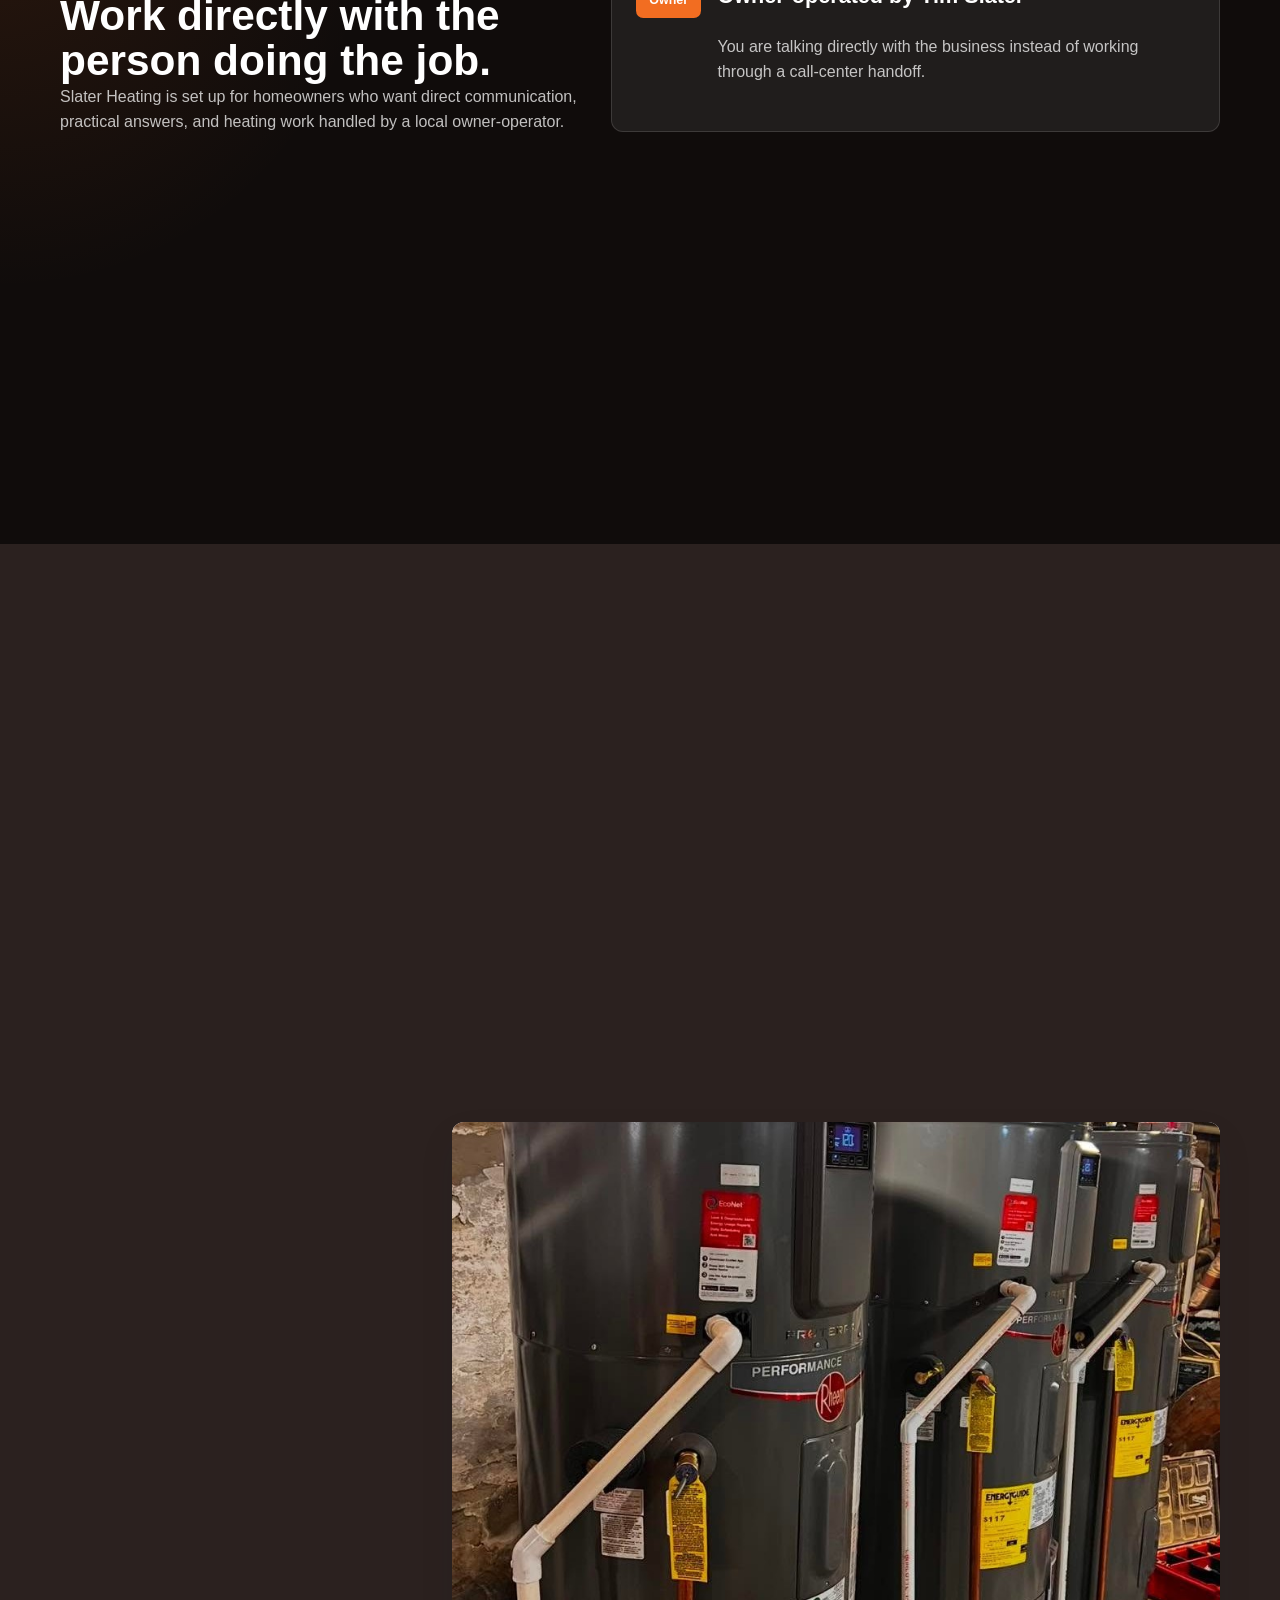
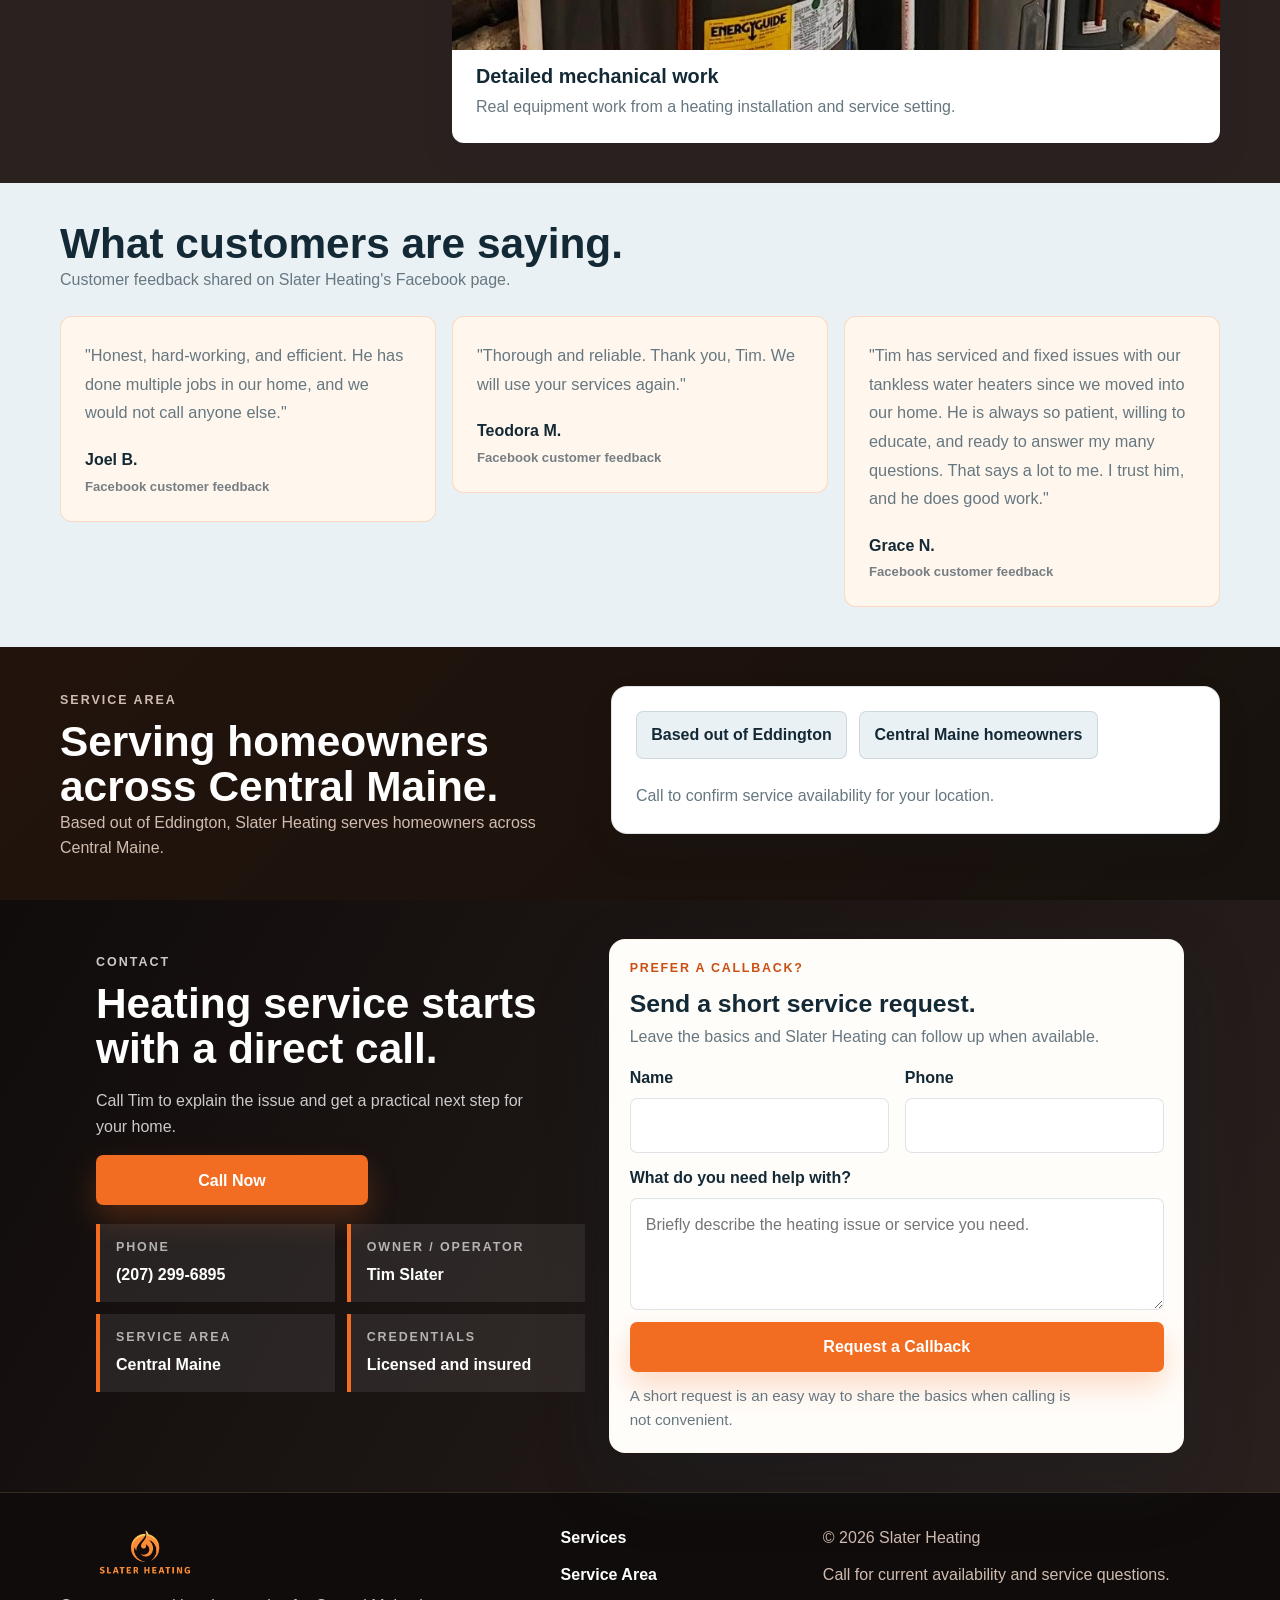
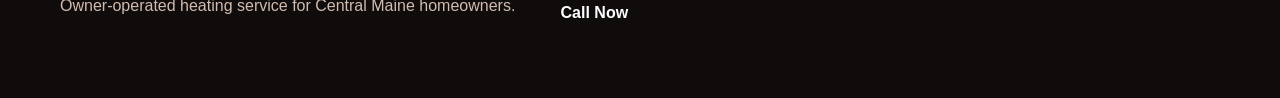
<file: clients/slater-heating/index.html>
<!doctype html>
<html lang="en">
  <head>
    <meta charset="utf-8" />
    <meta name="viewport" content="width=device-width, initial-scale=1" />
    <meta
      name="description"
      content="Slater Heating offers heating service, cleanings, and installations for oil, propane, natural gas, boiler, and heat pump systems across Central Maine."
    />
    <meta name="robots" content="noindex, nofollow" />
    <title>Slater Heating | Heating and HVAC Service in Central Maine</title>
    <link rel="stylesheet" href="styles.css?v=20260709-1" />
  </head>
  <body>
    <a class="skip-link" href="#main-content">Skip to content</a>

    <header class="site-header" data-site-header>
      <div class="container header-shell">
        <a class="brand" href="#top" aria-label="Slater Heating home">
          <img
            src="images/Slater Heating logo.png"
            alt="Slater Heating"
            class="brand-logo"
          />
        </a>

        <button
          class="menu-toggle"
          type="button"
          aria-expanded="false"
          aria-controls="primary-navigation"
          data-menu-toggle
        >
          Menu
        </button>

        <nav class="site-nav" id="primary-navigation" aria-label="Primary" data-site-nav>
          <a href="#services">Services</a>
          <a href="#why">Why Slater</a>
          <a href="#work">Work</a>
          <a href="#area">Service Area</a>
          <a href="#contact">Contact</a>
        </nav>

        <div class="header-actions">
          <a class="header-phone" href="tel:2072996895">(207) 299-6895</a>
          <a class="button button-primary" href="tel:2072996895">Call Now</a>
        </div>
      </div>
    </header>

    <main id="main-content">
      <section class="hero-section" id="top">
        <div class="hero-shell">
          <div class="container hero-grid">
            <div class="hero-content reveal" data-reveal>
              <p class="section-kicker">Owner-operated heating service</p>
              <h1>Heating Service and Cleanings for Central Maine Homes</h1>
              <p class="hero-lead">
                Call Tim Slater for heating repair, oil burner service, boiler work, seasonal
                cleanings, and heat pump cleaning.
              </p>
              <p class="hero-trust-sentence">
                Owner-operated by Tim Slater, with 25 years in the field and licensed/insured
                service.
              </p>

              <div class="hero-actions">
                <a class="button button-primary button-large" href="tel:2072996895">Call Now</a>
              </div>
              <a class="hero-secondary-link" href="#services">See heating services</a>

              <ul class="hero-trust-list" aria-label="Quick trust points">
                <li>Heating repair and service</li>
                <li>Boilers, burners, and heat pumps</li>
              </ul>
            </div>

            <div class="hero-visual reveal" data-reveal>
              <div class="photo-frame photo-frame-main">
                <img
                  src="images/slater-AC-working.jpg"
                  alt="Tim Slater working on outdoor heating and HVAC equipment at a home"
                  class="hero-photo"
                  fetchpriority="high"
                />
              </div>

              <aside class="hero-service-panel" aria-label="Quick service summary">
                <p>What homeowners call about</p>
                <h2>Reliable heating help without a complicated process.</h2>
                <ul class="hero-issue-list">
                  <li>No heat or weak heat</li>
                  <li>Oil burner service</li>
                  <li>Boiler service</li>
                  <li>Heat pump cleaning</li>
                </ul>
                <a href="tel:2072996895">Call now</a>
              </aside>
            </div>
          </div>
        </div>
      </section>

        <!-- Trust Bar: keep these short and factual. -->
        <section class="trust-bar" aria-label="Service highlights">
          <div class="container trust-grid">
            <div>
              <strong>Owner-operated service</strong>
            </div>
            <div>
              <strong>25 years in the field</strong>
            </div>
            <div>
              <strong>Licensed and insured</strong>
            </div>
          </div>
      </section>

      <!-- Services: keep aligned with confirmed offerings in client-brief.md. -->
      <section class="section section-services" id="services">
        <div class="container">
          <div class="section-heading reveal" data-reveal>
            <p class="section-kicker">Services</p>
            <h2>Heating service for the systems many Central Maine homes rely on.</h2>
            <p>
              Straightforward help for heating problems, system upkeep, and the kind of equipment
              work homeowners want handled carefully.
            </p>
          </div>

          <div class="service-grid">
            <article class="service-card reveal" data-reveal>
              <div class="service-media service-media-maintenance">
                <img
                  src="images/slater-boiler.jpg"
                  alt="Boiler and heating system equipment"
                  loading="lazy"
                />
              </div>
              <div class="service-body">
                <h3>Heating Repair</h3>
                <p>When the heat is down, uneven, or not acting right, get practical troubleshooting and repair help.</p>
              </div>
            </article>

            <article class="service-card reveal" data-reveal>
              <div class="service-media service-media-repair">
                <img
                  src="images/slater-oil-tank.jpg"
                  alt="Oil tank and heating system piping"
                  loading="lazy"
                />
              </div>
              <div class="service-body">
                <h3>Oil Burner Service</h3>
                <p>Keep oil heat running with service work that helps catch issues before they turn into no-heat calls.</p>
              </div>
            </article>

            <article class="service-card reveal" data-reveal>
              <div class="service-media service-media-replace">
                <img
                  src="images/slater-boiler-wallmount.jpg"
                  alt="Wall-mounted boiler and heating system equipment"
                  loading="lazy"
                />
              </div>
              <div class="service-body">
                <h3>Boiler Service</h3>
                <p>Boiler service and equipment work for homes that need steady heat and clean, dependable operation.</p>
              </div>
            </article>

            <article class="service-card reveal" data-reveal>
              <div class="service-media service-media-install">
                <img
                  src="images/slater-heatpump-cleanings.jpg"
                  alt="Technician cleaning an indoor heat pump unit"
                  loading="lazy"
                />
              </div>
              <div class="service-body">
                <h3>Heat Pump Cleaning</h3>
                <p>Thorough cleanings that help heat pumps stay cleaner, work better, and stay ready for the season ahead.</p>
              </div>
            </article>
          </div>

          <p class="services-note reveal" data-reveal>
            Also available for seasonal maintenance, installation planning, and oil, propane, or
            natural gas systems. <a href="tel:2072996895">Call to talk through your system.</a>
          </p>
        </div>
      </section>

      <!-- Why Choose Slater Heating: no exaggerated claims, only practical service expectations. -->
      <section class="section section-why" id="why">
        <div class="container why-grid">
          <div class="section-heading reveal" data-reveal>
            <p class="section-kicker">Why choose Slater Heating</p>
            <h2>Work directly with the person doing the job.</h2>
            <p>
              Slater Heating is set up for homeowners who want direct communication, practical
              answers, and heating work handled by a local owner-operator.
            </p>
            <figure class="why-photo reveal" data-reveal>
              <img
                src="images/slater-family-pic.jpg"
                alt="Slater family portrait outdoors in autumn"
                loading="lazy"
              />
              <figcaption>Local heating service built around direct relationships and steady work.</figcaption>
            </figure>
          </div>

          <div class="why-list">
            <article class="why-item reveal" data-reveal>
              <span>Owner</span>
              <h3>Owner-operated by Tim Slater</h3>
              <p>You are talking directly with the business instead of working through a call-center handoff.</p>
            </article>
            <article class="why-item reveal" data-reveal>
              <span>Field</span>
              <h3>Practical experience</h3>
              <p>Decades in the field matter when your system needs thoughtful repair, cleaning, or replacement planning.</p>
            </article>
            <article class="why-item reveal" data-reveal>
              <span>Talk</span>
              <h3>Clear communication</h3>
              <p>Expect straightforward answers about the issue, the equipment, and the next step for your home.</p>
            </article>
          </div>
        </div>
      </section>

      <section class="section section-work" id="work">
        <div class="container">
          <div class="work-heading reveal" data-reveal>
            <div>
              <p class="section-kicker">Work photos</p>
              <h2>Real heating work from the field.</h2>
            </div>
            <p>
              Real photos help show the kind of heating equipment, service work, and system cleanup
              Slater Heating handles.
            </p>
          </div>

          <div class="work-grid">
            <article class="work-card work-card-large reveal" data-reveal>
              <div class="before-after">
                <figure>
                  <img
                    src="images/slater-boiler-before.jpg"
                    alt="Boiler system before service work"
                    loading="lazy"
                  />
                  <figcaption>Before</figcaption>
                </figure>
                <figure>
                  <img
                    src="images/slater-boiler-after.jpg"
                    alt="Boiler system after service work"
                    loading="lazy"
                  />
                  <figcaption>After</figcaption>
                </figure>
              </div>
              <h3>Boiler before and after</h3>
              <p>Real project work that shows hands-on heating experience and visible system improvement.</p>
            </article>
            <article class="work-card reveal" data-reveal>
              <img
                src="images/slater-watertank.jpg"
                alt="Water tank and home mechanical equipment"
                class="work-photo"
                loading="lazy"
              />
              <h3>Detailed mechanical work</h3>
              <p>Real equipment work from a heating installation and service setting.</p>
            </article>
          </div>
        </div>
      </section>

      <!-- Reviews: approved customer quotes. -->
      <section class="section section-reviews" id="reviews">
        <div class="container">
          <div class="section-heading reveal" data-reveal>
            <h2>What customers are saying.</h2>
            <p>Customer feedback shared on Slater Heating's Facebook page.</p>
          </div>

          <div class="review-grid">
            <article class="review-card reveal" data-reveal>
              <p>
                "Honest, hard-working, and efficient. He has done multiple jobs in our home, and
                we would not call anyone else."
              </p>
              <footer>
                <strong>Joel B.</strong>
                <span>Facebook customer feedback</span>
              </footer>
            </article>
            <article class="review-card reveal" data-reveal>
              <p>"Thorough and reliable. Thank you, Tim. We will use your services again."</p>
              <footer>
                <strong>Teodora M.</strong>
                <span>Facebook customer feedback</span>
              </footer>
            </article>
            <article class="review-card reveal" data-reveal>
              <p>
                "Tim has serviced and fixed issues with our tankless water heaters since we moved
                into our home. He is always so patient, willing to educate, and ready to answer my
                many questions. That says a lot to me. I trust him, and he does good work."
              </p>
              <footer>
                <strong>Grace N.</strong>
                <span>Facebook customer feedback</span>
              </footer>
            </article>
          </div>
        </div>
      </section>

      <!-- Service area: keep coverage wording broad and public-facing. -->
      <section class="section section-area" id="area">
        <div class="container area-grid">
          <div class="section-heading reveal" data-reveal>
            <p class="section-kicker">Service area</p>
            <h2>Serving homeowners across Central Maine.</h2>
            <p>Based out of Eddington, Slater Heating serves homeowners across Central Maine.</p>
          </div>

          <div class="area-panel reveal" data-reveal>
            <div class="area-list">
              <span>Based out of Eddington</span>
              <span>Central Maine homeowners</span>
            </div>
            <p class="area-note">Call to confirm service availability for your location.</p>
          </div>
        </div>
      </section>

      <!-- Contact: keep this section call-first and straightforward. -->
      <section class="section section-contact" id="contact">
        <div class="container contact-grid">
          <div class="contact-copy reveal" data-reveal>
            <p class="section-kicker">Contact</p>
            <h2>Heating service starts with a direct call.</h2>
            <p>Call Tim to explain the issue and get a practical next step for your home.</p>

            <div class="contact-actions">
              <a class="button button-primary" href="tel:2072996895">Call Now</a>
            </div>

            <div class="contact-details">
              <div>
                <span>Phone</span>
                <a href="tel:2072996895">(207) 299-6895</a>
              </div>
              <div>
                <span>Owner / operator</span>
                <p>Tim Slater</p>
              </div>
              <div>
                <span>Service area</span>
                <p>Central Maine</p>
              </div>
              <div>
                <span>Credentials</span>
                <p>Licensed and insured</p>
              </div>
            </div>
          </div>

          <aside class="form-card reveal" data-reveal aria-labelledby="request-heading">
            <div class="form-card-header">
              <p class="card-label">Prefer a callback?</p>
              <h3 id="request-heading">Send a short service request.</h3>
              <p>Leave the basics and Slater Heating can follow up when available.</p>
            </div>

            <!-- Connect this form to Slater Heating's confirmed inbox or form endpoint before launch. -->
            <form class="contact-form" name="service-request" method="post" data-request-form>
              <div class="form-row">
                <div class="field">
                  <label for="request-name">Name</label>
                  <input id="request-name" name="name" type="text" autocomplete="name" required />
                </div>
                <div class="field">
                  <label for="request-phone">Phone</label>
                  <input id="request-phone" name="phone" type="tel" autocomplete="tel" required />
                </div>
              </div>
              <div class="field">
                <label for="request-details">What do you need help with?</label>
                <textarea id="request-details" name="details" placeholder="Briefly describe the heating issue or service you need." required></textarea>
              </div>
              <button class="button button-primary" type="submit">Request a Callback</button>
              <p class="form-status" data-form-status aria-live="polite">A short request is an easy way to share the basics when calling is not convenient.</p>
            </form>
          </aside>
        </div>
      </section>
    </main>

    <footer class="site-footer">
      <div class="container footer-grid">
        <div>
          <img
            src="images/Slater Heating stacked logo.png"
            alt="Slater Heating"
            class="footer-logo"
          />
          <p>Owner-operated heating service for Central Maine homeowners.</p>
        </div>
        <div class="footer-links">
          <a href="#services">Services</a>
          <a href="#area">Service Area</a>
          <a href="tel:2072996895">Call Now</a>
        </div>
        <div class="footer-meta">
          <p>&copy; <span data-current-year></span> Slater Heating</p>
          <p>Call for current availability and service questions.</p>
        </div>
      </div>
    </footer>

    <!-- Sticky mobile CTA: keep mobile actions simple and call-first. -->
    <div class="mobile-cta" aria-label="Mobile quick actions">
      <a href="tel:2072996895">Call Now</a>
      <a href="#contact">Request Callback</a>
    </div>

    <script src="script.js?v=20260709-1"></script>
  </body>
</html>
</file>
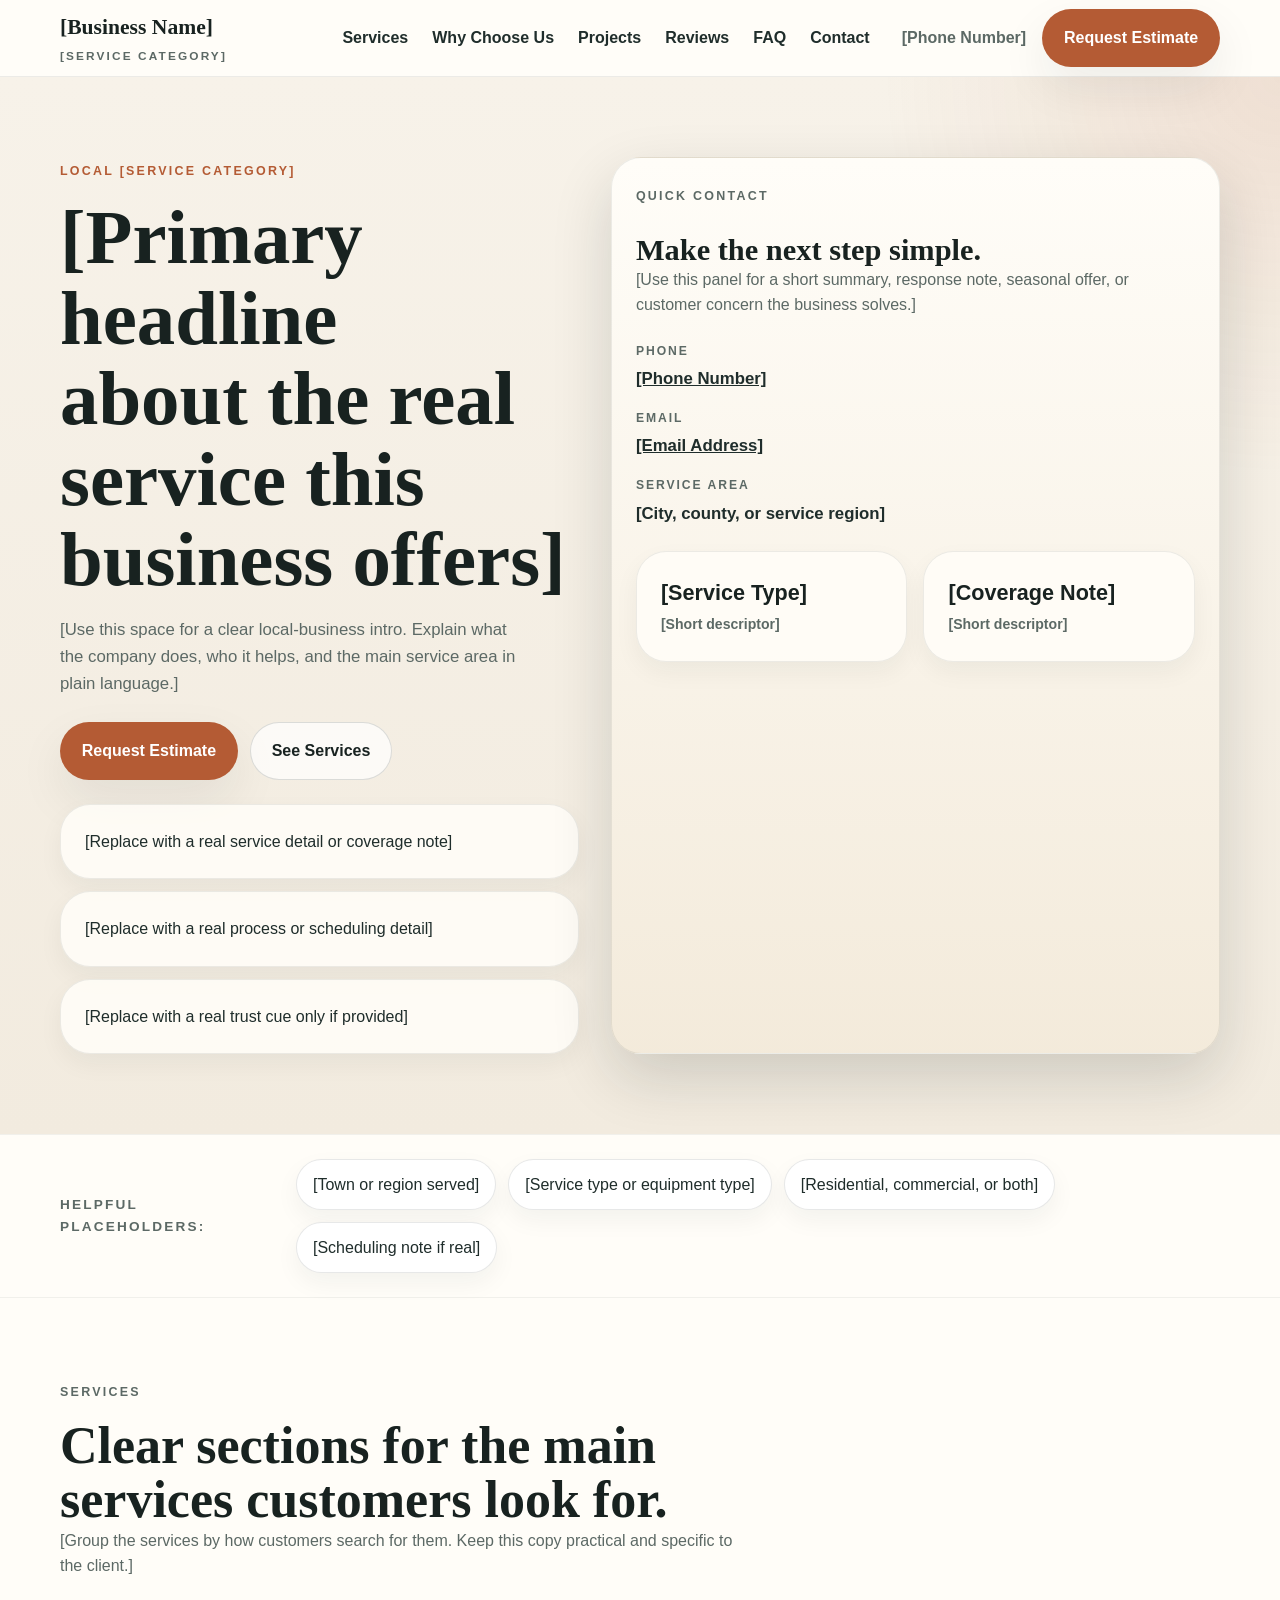
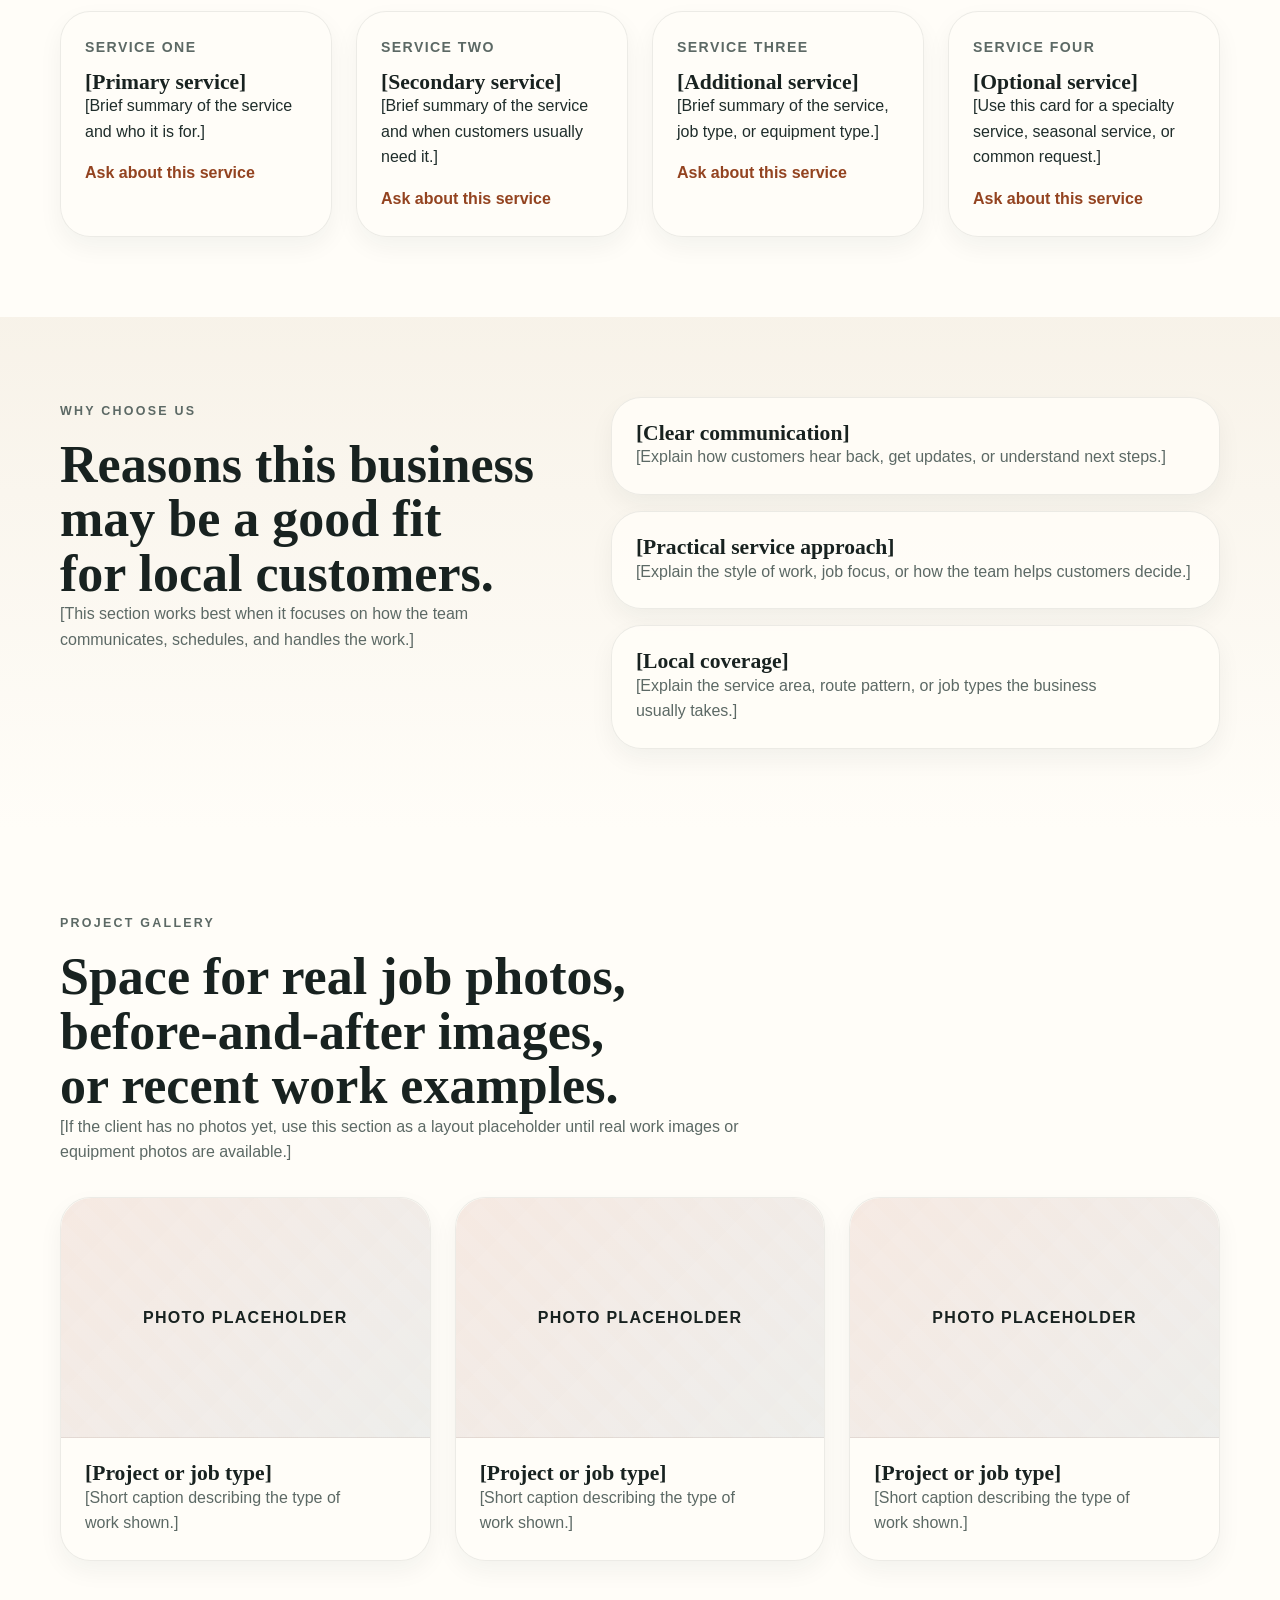
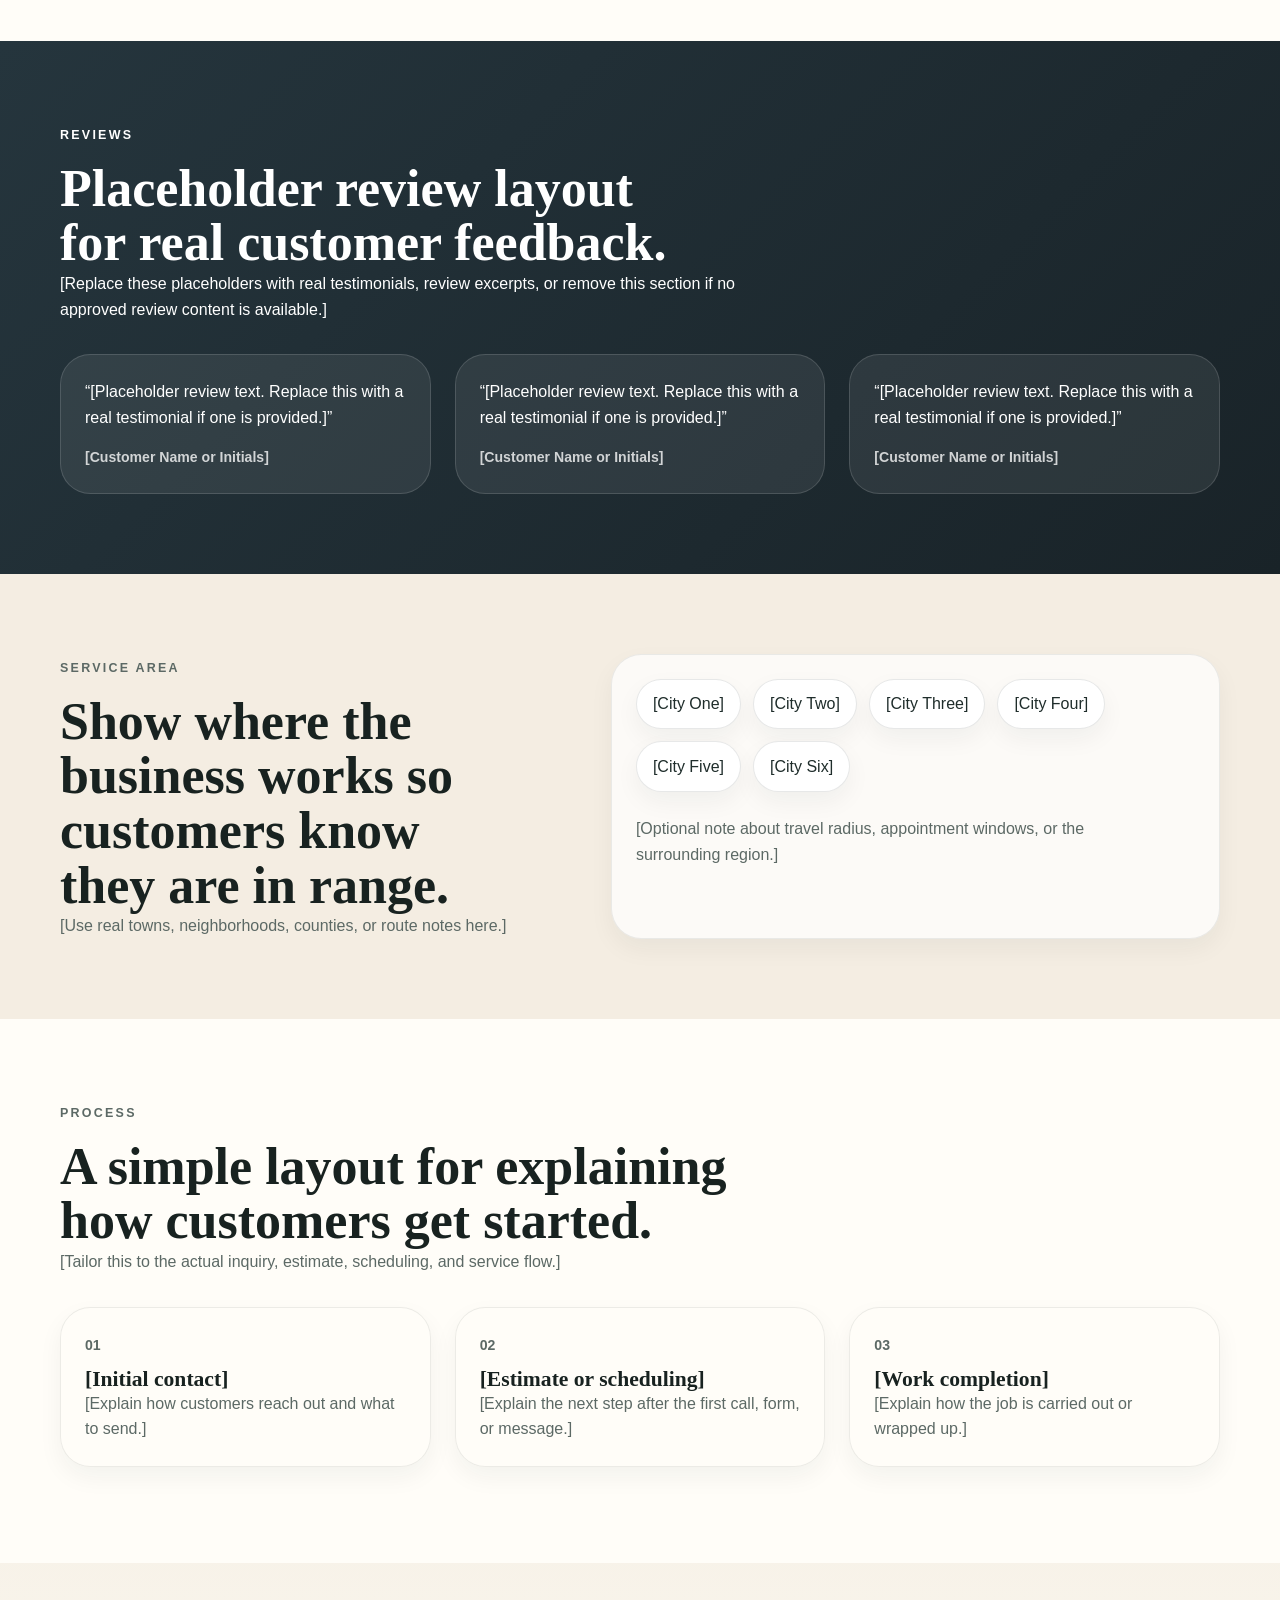
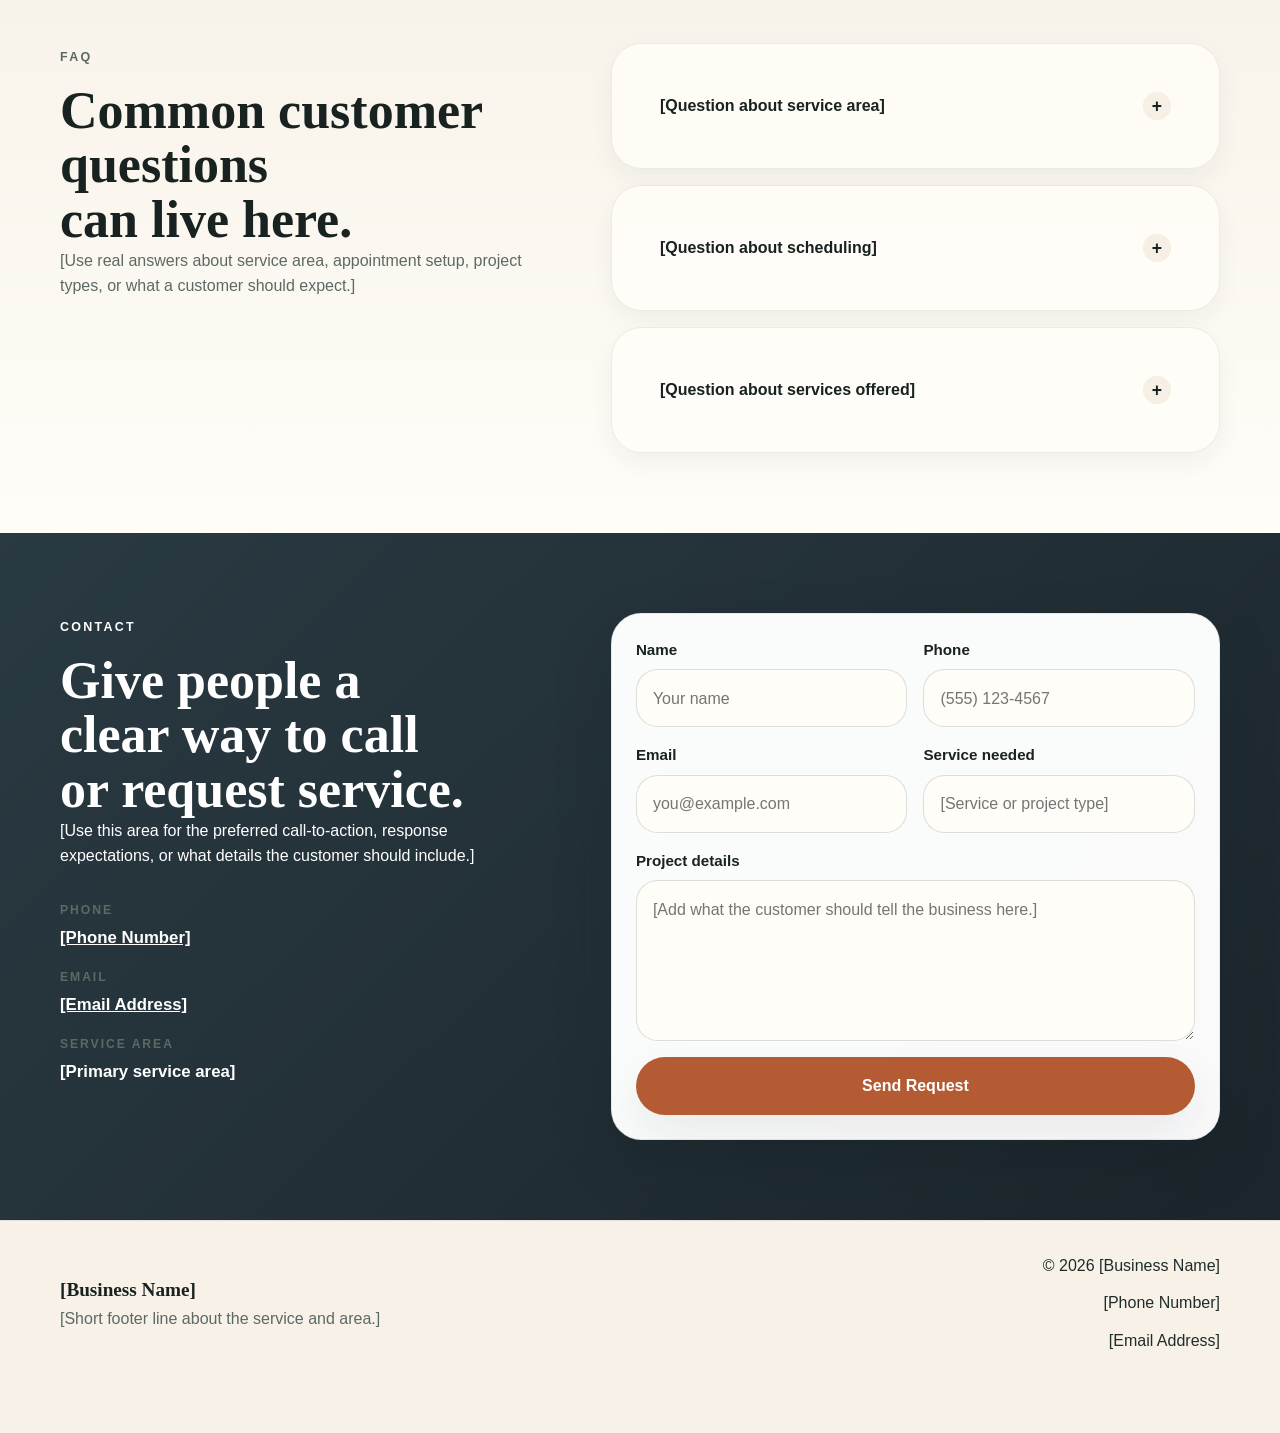
<file: templates/local-service-base/index.html>
<!doctype html>
<html lang="en">
  <head>
    <meta charset="utf-8" />
    <meta name="viewport" content="width=device-width, initial-scale=1" />
    <meta
      name="description"
      content="[Business Name] provides local [service category] with clear service details, easy contact options, and a mobile-friendly website."
    />
    <title>[Business Name] | [Primary Service]</title>
    <link rel="stylesheet" href="styles.css" />
  </head>
  <body>
    <a class="skip-link" href="#main-content">Skip to content</a>

    <header class="site-header" data-site-header>
      <div class="container header-shell">
        <a class="brand-mark" href="#top" aria-label="[Business Name] home">
          <span class="brand-name">[Business Name]</span>
          <span class="brand-tag">[Service Category]</span>
        </a>

        <button
          class="menu-toggle"
          type="button"
          aria-expanded="false"
          aria-controls="primary-nav"
          data-menu-toggle
        >
          Menu
        </button>

        <nav class="site-nav" id="primary-nav" aria-label="Primary" data-site-nav>
          <a href="#services">Services</a>
          <a href="#why-choose-us">Why Choose Us</a>
          <a href="#projects">Projects</a>
          <a href="#reviews">Reviews</a>
          <a href="#faq">FAQ</a>
          <a href="#contact">Contact</a>
        </nav>

        <div class="header-actions">
          <a class="phone-link" href="tel:[PHONE]">[Phone Number]</a>
          <a class="button button-solid" href="#contact">Request Estimate</a>
        </div>
      </div>
    </header>

    <main id="main-content">
      <!-- Hero Section: swap the headline, subhead, and right-side card for each client. -->
      <section class="hero-section section-tone-hero" id="top">
        <div class="container hero-grid">
          <div class="hero-copy">
            <p class="section-label">Local [service category]</p>
            <h1>[Primary headline about the real service this business offers]</h1>
            <p class="lead">
              [Use this space for a clear local-business intro. Explain what the company does, who
              it helps, and the main service area in plain language.]
            </p>

            <div class="hero-actions">
              <a class="button button-solid" href="#contact">Request Estimate</a>
              <a class="button button-outline" href="#services">See Services</a>
            </div>

            <ul class="hero-points" aria-label="Quick highlights">
              <li>[Replace with a real service detail or coverage note]</li>
              <li>[Replace with a real process or scheduling detail]</li>
              <li>[Replace with a real trust cue only if provided]</li>
            </ul>
          </div>

          <aside class="hero-panel" aria-label="Quick contact summary">
            <p class="eyebrow">Quick contact</p>
            <h2>Make the next step simple.</h2>
            <p>
              [Use this panel for a short summary, response note, seasonal offer, or customer
              concern the business solves.]
            </p>

            <dl class="detail-stack">
              <div>
                <dt>Phone</dt>
                <dd><a href="tel:[PHONE]">[Phone Number]</a></dd>
              </div>
              <div>
                <dt>Email</dt>
                <dd><a href="mailto:[EMAIL]">[Email Address]</a></dd>
              </div>
              <div>
                <dt>Service area</dt>
                <dd>[City, county, or service region]</dd>
              </div>
            </dl>

            <div class="mini-card-grid">
              <div class="mini-card">
                <strong>[Service Type]</strong>
                <span>[Short descriptor]</span>
              </div>
              <div class="mini-card">
                <strong>[Coverage Note]</strong>
                <span>[Short descriptor]</span>
              </div>
            </div>
          </aside>
        </div>
      </section>

      <!-- Trust Bar: keep only real trust cues, service types, brands, or location anchors. -->
      <section class="trust-bar section-tone-surface" aria-label="Trust bar">
        <div class="container trust-bar-inner">
          <p class="trust-bar-title">Helpful placeholders:</p>
          <ul class="trust-items">
            <li>[Town or region served]</li>
            <li>[Service type or equipment type]</li>
            <li>[Residential, commercial, or both]</li>
            <li>[Scheduling note if real]</li>
          </ul>
        </div>
      </section>

      <!-- Services Section: duplicate or remove cards depending on the client scope. -->
      <section class="content-section section-tone-base" id="services">
        <div class="container">
          <div class="section-heading">
            <p class="section-label">Services</p>
            <h2>Clear sections for the main services customers look for.</h2>
            <p>
              [Group the services by how customers search for them. Keep this copy practical and
              specific to the client.]
            </p>
          </div>

          <div class="services-grid">
            <article class="service-card">
              <p class="card-tag">Service One</p>
              <h3>[Primary service]</h3>
              <p>[Brief summary of the service and who it is for.]</p>
              <a href="#contact">Ask about this service</a>
            </article>

            <article class="service-card">
              <p class="card-tag">Service Two</p>
              <h3>[Secondary service]</h3>
              <p>[Brief summary of the service and when customers usually need it.]</p>
              <a href="#contact">Ask about this service</a>
            </article>

            <article class="service-card">
              <p class="card-tag">Service Three</p>
              <h3>[Additional service]</h3>
              <p>[Brief summary of the service, job type, or equipment type.]</p>
              <a href="#contact">Ask about this service</a>
            </article>

            <article class="service-card">
              <p class="card-tag">Service Four</p>
              <h3>[Optional service]</h3>
              <p>[Use this card for a specialty service, seasonal service, or common request.]</p>
              <a href="#contact">Ask about this service</a>
            </article>
          </div>
        </div>
      </section>

      <!-- Why Choose Us: replace bullets with real process or experience details, not vague fluff. -->
      <section class="content-section section-tone-soft" id="why-choose-us">
        <div class="container split-layout">
          <div class="section-heading compact-heading">
            <p class="section-label">Why choose us</p>
            <h2>Reasons this business may be a good fit for local customers.</h2>
            <p>
              [This section works best when it focuses on how the team communicates, schedules, and
              handles the work.]
            </p>
          </div>

          <div class="value-stack">
            <article class="value-card">
              <h3>[Clear communication]</h3>
              <p>[Explain how customers hear back, get updates, or understand next steps.]</p>
            </article>
            <article class="value-card">
              <h3>[Practical service approach]</h3>
              <p>[Explain the style of work, job focus, or how the team helps customers decide.]</p>
            </article>
            <article class="value-card">
              <h3>[Local coverage]</h3>
              <p>[Explain the service area, route pattern, or job types the business usually takes.]</p>
            </article>
          </div>
        </div>
      </section>

      <!-- Project / Gallery Section: replace placeholders with real photos and captions whenever possible. -->
      <section class="content-section section-tone-base" id="projects">
        <div class="container">
          <div class="section-heading">
            <p class="section-label">Project gallery</p>
            <h2>Space for real job photos, before-and-after images, or recent work examples.</h2>
            <p>
              [If the client has no photos yet, use this section as a layout placeholder until real
              work images or equipment photos are available.]
            </p>
          </div>

          <div class="gallery-grid">
            <article class="gallery-card">
              <div class="image-placeholder" aria-hidden="true">Photo Placeholder</div>
              <div class="gallery-copy">
                <h3>[Project or job type]</h3>
                <p>[Short caption describing the type of work shown.]</p>
              </div>
            </article>

            <article class="gallery-card">
              <div class="image-placeholder" aria-hidden="true">Photo Placeholder</div>
              <div class="gallery-copy">
                <h3>[Project or job type]</h3>
                <p>[Short caption describing the type of work shown.]</p>
              </div>
            </article>

            <article class="gallery-card">
              <div class="image-placeholder" aria-hidden="true">Photo Placeholder</div>
              <div class="gallery-copy">
                <h3>[Project or job type]</h3>
                <p>[Short caption describing the type of work shown.]</p>
              </div>
            </article>
          </div>
        </div>
      </section>

      <!-- Reviews Section: use only real testimonials. Leave placeholders until real reviews exist. -->
      <section class="content-section section-tone-dark" id="reviews">
        <div class="container">
          <div class="section-heading on-dark">
            <p class="section-label light-label">Reviews</p>
            <h2>Placeholder review layout for real customer feedback.</h2>
            <p>
              [Replace these placeholders with real testimonials, review excerpts, or remove this
              section if no approved review content is available.]
            </p>
          </div>

          <div class="reviews-grid">
            <blockquote class="review-card">
              <p>
                “[Placeholder review text. Replace this with a real testimonial if one is provided.]”
              </p>
              <footer>[Customer Name or Initials]</footer>
            </blockquote>

            <blockquote class="review-card">
              <p>
                “[Placeholder review text. Replace this with a real testimonial if one is provided.]”
              </p>
              <footer>[Customer Name or Initials]</footer>
            </blockquote>

            <blockquote class="review-card">
              <p>
                “[Placeholder review text. Replace this with a real testimonial if one is provided.]”
              </p>
              <footer>[Customer Name or Initials]</footer>
            </blockquote>
          </div>
        </div>
      </section>

      <!-- Service Area Section: convert this to city cards, a map embed, or a simple coverage list. -->
      <section class="content-section section-tone-sand" id="service-area">
        <div class="container split-layout">
          <div class="section-heading compact-heading">
            <p class="section-label">Service area</p>
            <h2>Show where the business works so customers know they are in range.</h2>
            <p>[Use real towns, neighborhoods, counties, or route notes here.]</p>
          </div>

          <div class="area-panel">
            <div class="area-list">
              <span>[City One]</span>
              <span>[City Two]</span>
              <span>[City Three]</span>
              <span>[City Four]</span>
              <span>[City Five]</span>
              <span>[City Six]</span>
            </div>
            <p class="area-note">
              [Optional note about travel radius, appointment windows, or the surrounding region.]
            </p>
          </div>
        </div>
      </section>

      <!-- Process Section: keep this short and easy to scan. -->
      <section class="content-section section-tone-base" id="process">
        <div class="container">
          <div class="section-heading">
            <p class="section-label">Process</p>
            <h2>A simple layout for explaining how customers get started.</h2>
            <p>[Tailor this to the actual inquiry, estimate, scheduling, and service flow.]</p>
          </div>

          <ol class="process-grid">
            <li class="process-card">
              <span class="step-number">01</span>
              <h3>[Initial contact]</h3>
              <p>[Explain how customers reach out and what to send.]</p>
            </li>
            <li class="process-card">
              <span class="step-number">02</span>
              <h3>[Estimate or scheduling]</h3>
              <p>[Explain the next step after the first call, form, or message.]</p>
            </li>
            <li class="process-card">
              <span class="step-number">03</span>
              <h3>[Work completion]</h3>
              <p>[Explain how the job is carried out or wrapped up.]</p>
            </li>
          </ol>
        </div>
      </section>

      <!-- FAQ Section: remove questions that do not apply and add only real answers. -->
      <section class="content-section section-tone-soft" id="faq">
        <div class="container split-layout faq-layout">
          <div class="section-heading compact-heading">
            <p class="section-label">FAQ</p>
            <h2>Common customer questions can live here.</h2>
            <p>
              [Use real answers about service area, appointment setup, project types, or what a
              customer should expect.]
            </p>
          </div>

          <div class="faq-list" data-faq-list>
            <article class="faq-item">
              <button
                class="faq-question"
                type="button"
                aria-expanded="false"
                data-faq-toggle
              >
                <span>[Question about service area]</span>
                <span class="faq-icon" aria-hidden="true">+</span>
              </button>
              <div class="faq-answer" hidden>
                <p>[Answer with real towns, travel range, or coverage notes.]</p>
              </div>
            </article>

            <article class="faq-item">
              <button
                class="faq-question"
                type="button"
                aria-expanded="false"
                data-faq-toggle
              >
                <span>[Question about scheduling]</span>
                <span class="faq-icon" aria-hidden="true">+</span>
              </button>
              <div class="faq-answer" hidden>
                <p>[Answer with the real scheduling or inquiry process.]</p>
              </div>
            </article>

            <article class="faq-item">
              <button
                class="faq-question"
                type="button"
                aria-expanded="false"
                data-faq-toggle
              >
                <span>[Question about services offered]</span>
                <span class="faq-icon" aria-hidden="true">+</span>
              </button>
              <div class="faq-answer" hidden>
                <p>[Answer with the real services, job types, or system types.]</p>
              </div>
            </article>
          </div>
        </div>
      </section>

      <!-- Contact Section: connect the form to a real endpoint before launch. -->
      <section class="content-section section-tone-contact" id="contact">
        <div class="container contact-grid">
          <div class="section-heading compact-heading on-dark">
            <p class="section-label light-label">Contact</p>
            <h2>Give people a clear way to call or request service.</h2>
            <p>
              [Use this area for the preferred call-to-action, response expectations, or what
              details the customer should include.]
            </p>

            <div class="contact-details">
              <div>
                <span>Phone</span>
                <a href="tel:[PHONE]">[Phone Number]</a>
              </div>
              <div>
                <span>Email</span>
                <a href="mailto:[EMAIL]">[Email Address]</a>
              </div>
              <div>
                <span>Service area</span>
                <p>[Primary service area]</p>
              </div>
            </div>
          </div>

          <div class="form-shell">
            <!-- Replace action="#" with Formspree, Netlify Forms, Basin, or the client's real form endpoint. -->
            <form action="#" method="post" class="contact-form">
              <div class="form-row">
                <div class="field">
                  <label for="name">Name</label>
                  <input id="name" name="name" type="text" placeholder="Your name" required />
                </div>
                <div class="field">
                  <label for="phone">Phone</label>
                  <input id="phone" name="phone" type="tel" placeholder="(555) 123-4567" />
                </div>
              </div>

              <div class="form-row">
                <div class="field">
                  <label for="email">Email</label>
                  <input
                    id="email"
                    name="email"
                    type="email"
                    placeholder="you@example.com"
                    required
                  />
                </div>
                <div class="field">
                  <label for="service">Service needed</label>
                  <input
                    id="service"
                    name="service"
                    type="text"
                    placeholder="[Service or project type]"
                  />
                </div>
              </div>

              <div class="field">
                <label for="message">Project details</label>
                <textarea
                  id="message"
                  name="message"
                  rows="5"
                  placeholder="[Add what the customer should tell the business here.]"
                  required
                ></textarea>
              </div>

              <button class="button button-solid" type="submit">Send Request</button>
            </form>
          </div>
        </div>
      </section>
    </main>

    <footer class="site-footer">
      <div class="container footer-shell">
        <div>
          <p class="footer-brand">[Business Name]</p>
          <p class="footer-copy">[Short footer line about the service and area.]</p>
        </div>
        <div class="footer-meta">
          <span>&copy; <span data-current-year></span> [Business Name]</span>
          <a href="tel:[PHONE]">[Phone Number]</a>
          <a href="mailto:[EMAIL]">[Email Address]</a>
        </div>
      </div>
    </footer>

    <!-- Sticky Mobile Call Button: update or remove if a different mobile CTA is needed. -->
    <a class="mobile-call-button" href="tel:[PHONE]">
      <span>Call Now</span>
      <strong>[Phone Number]</strong>
    </a>

    <script src="script.js"></script>
  </body>
</html>
</file>
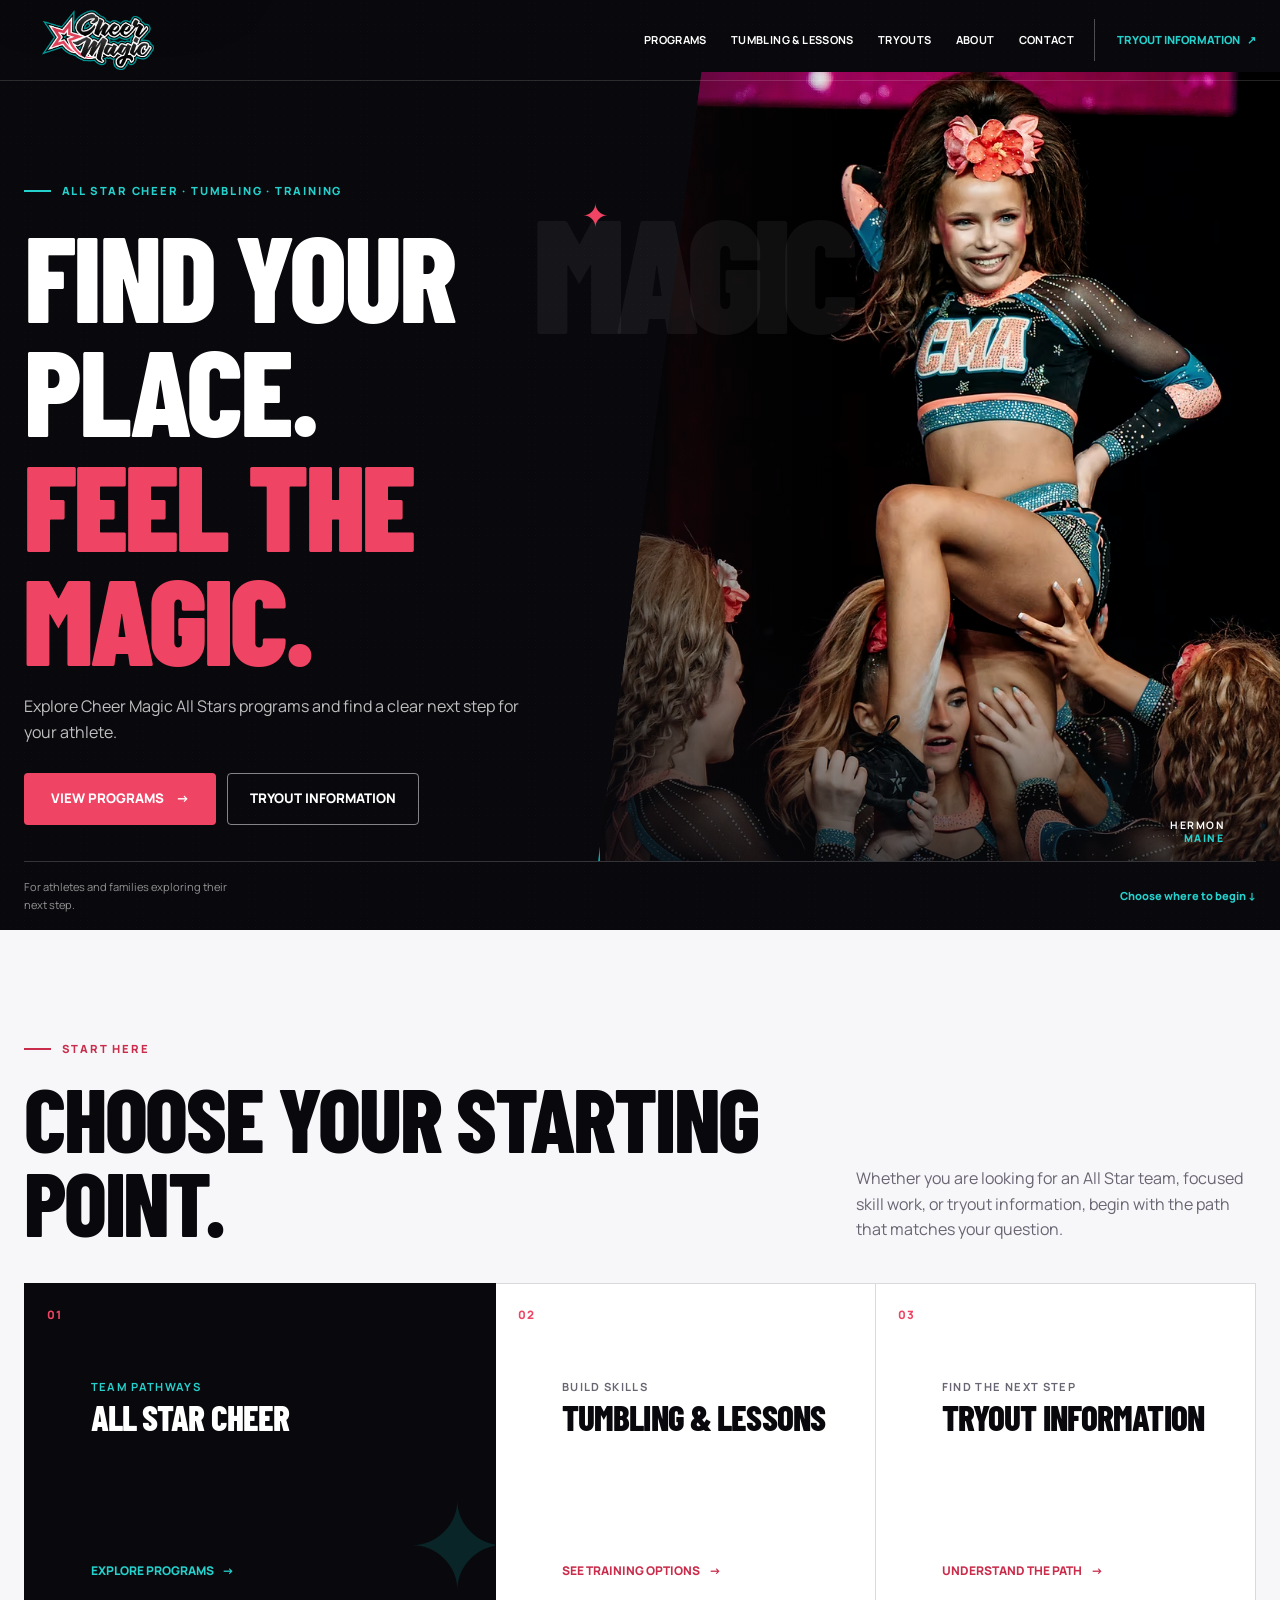
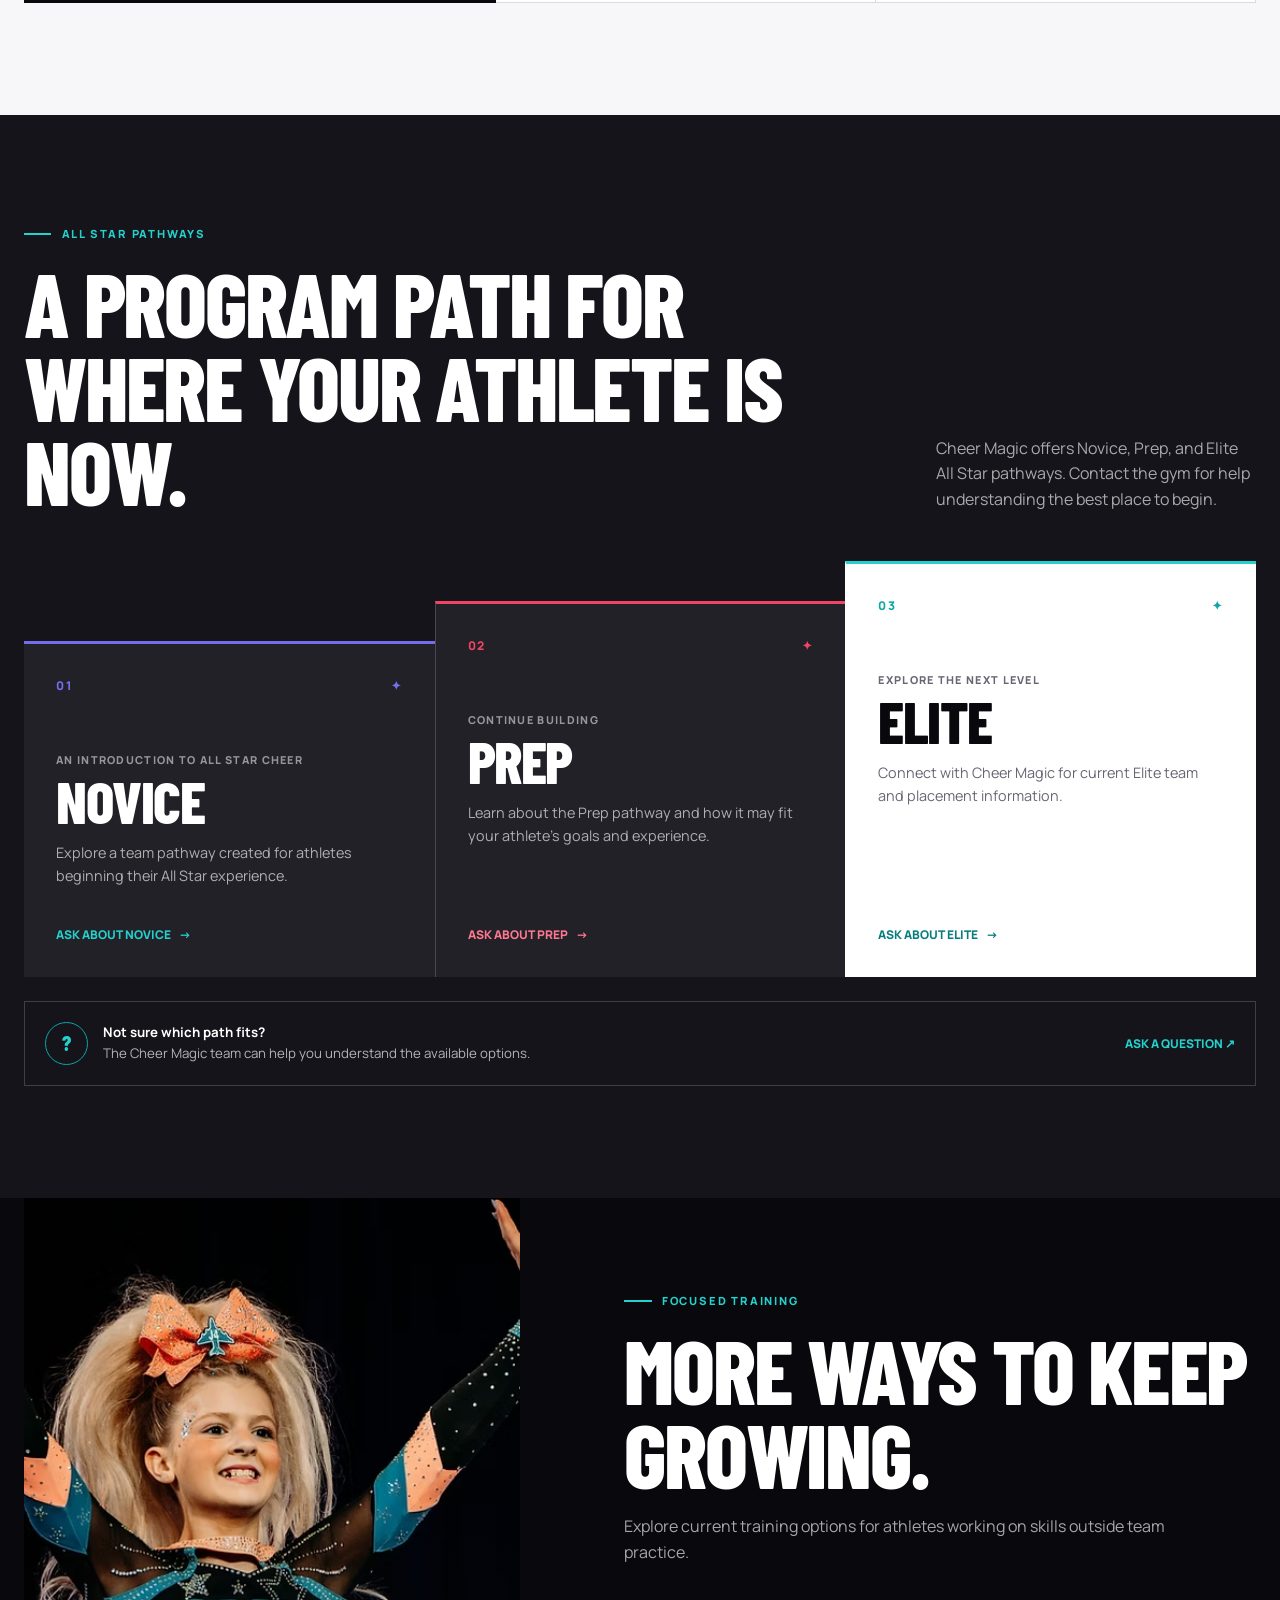
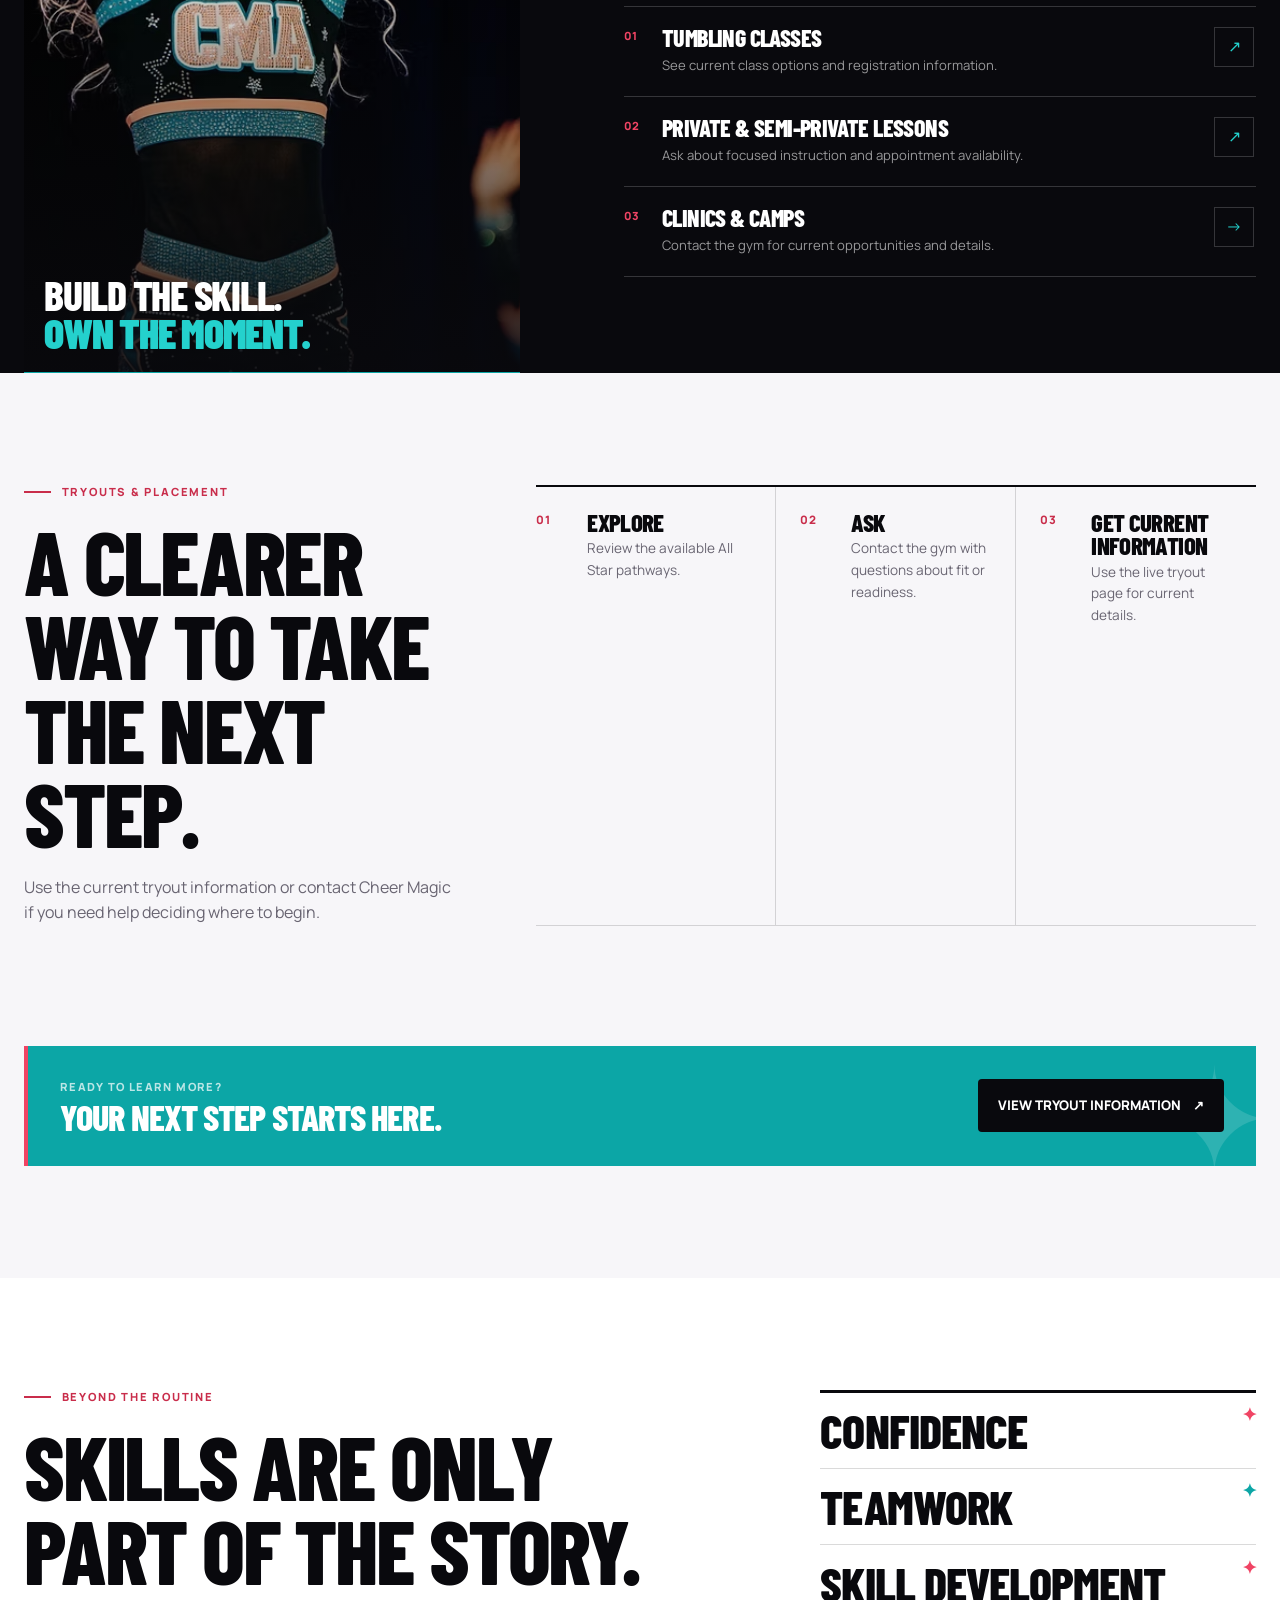
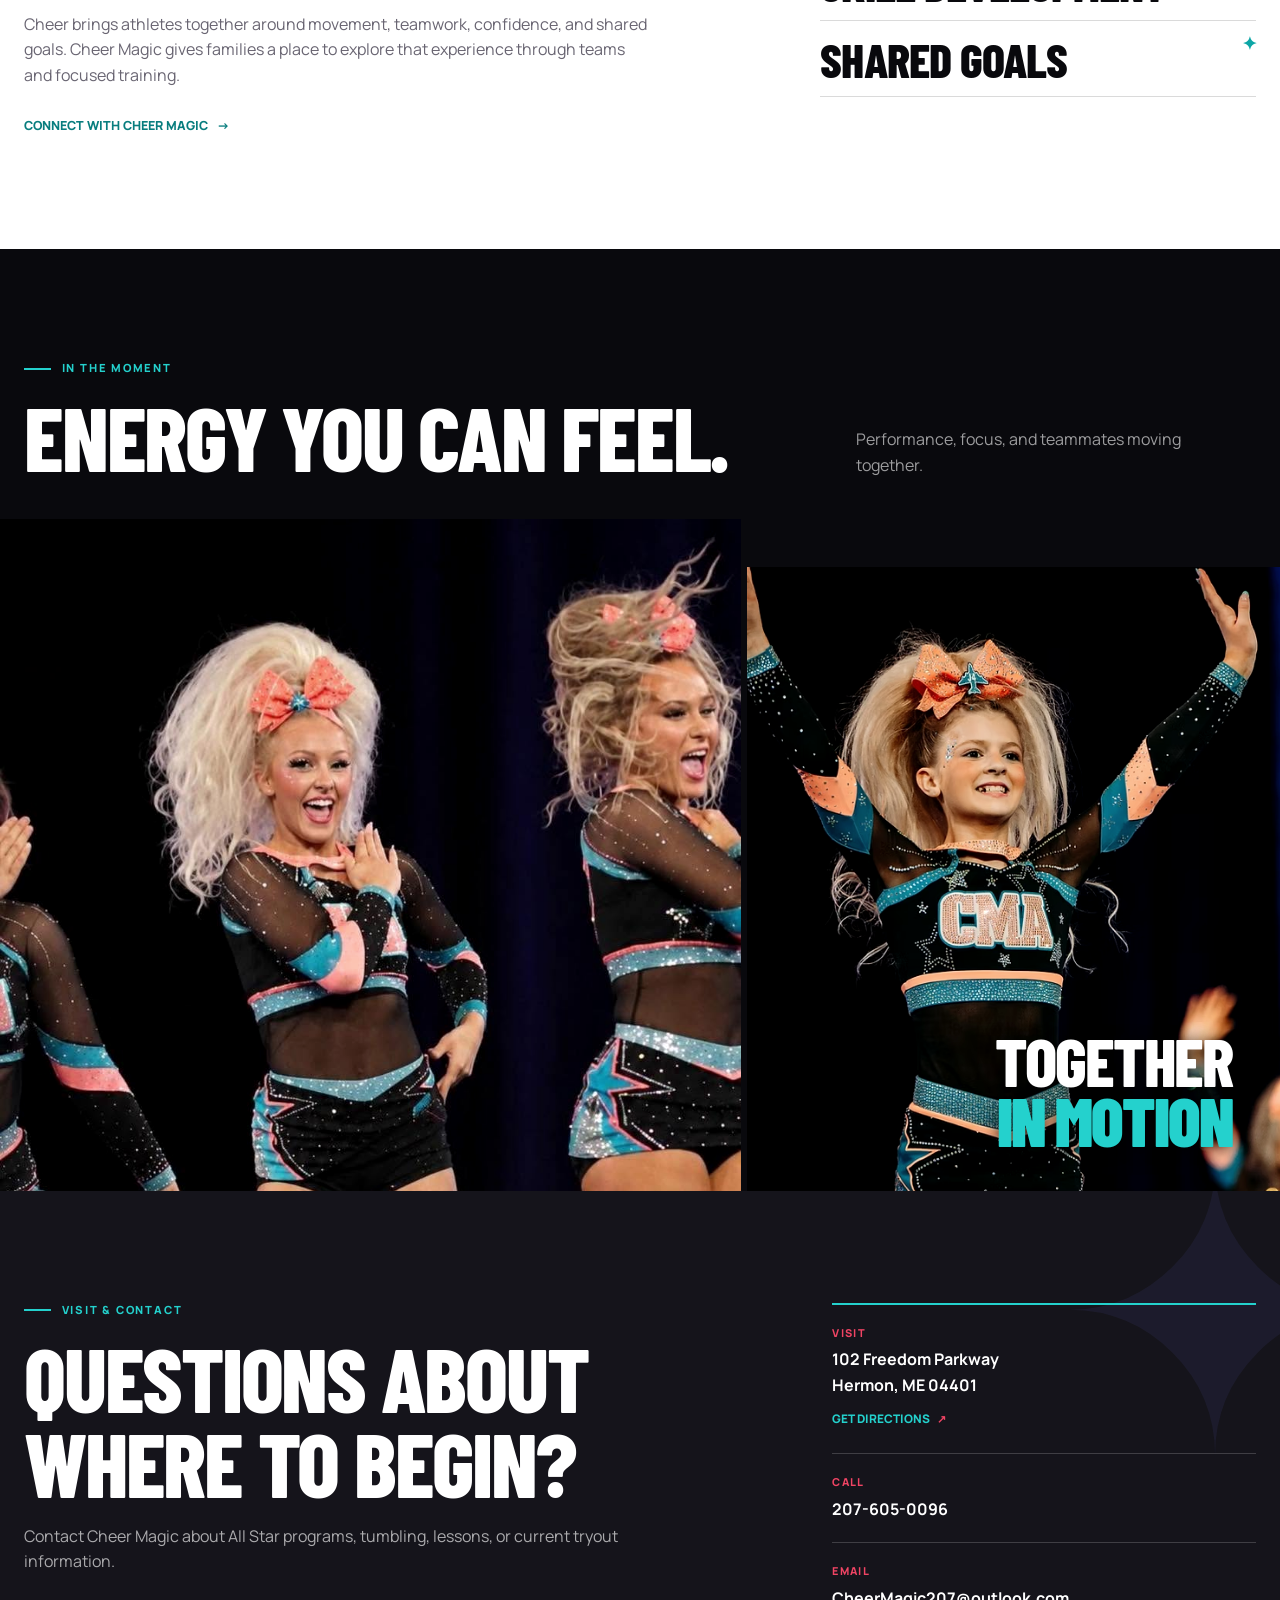
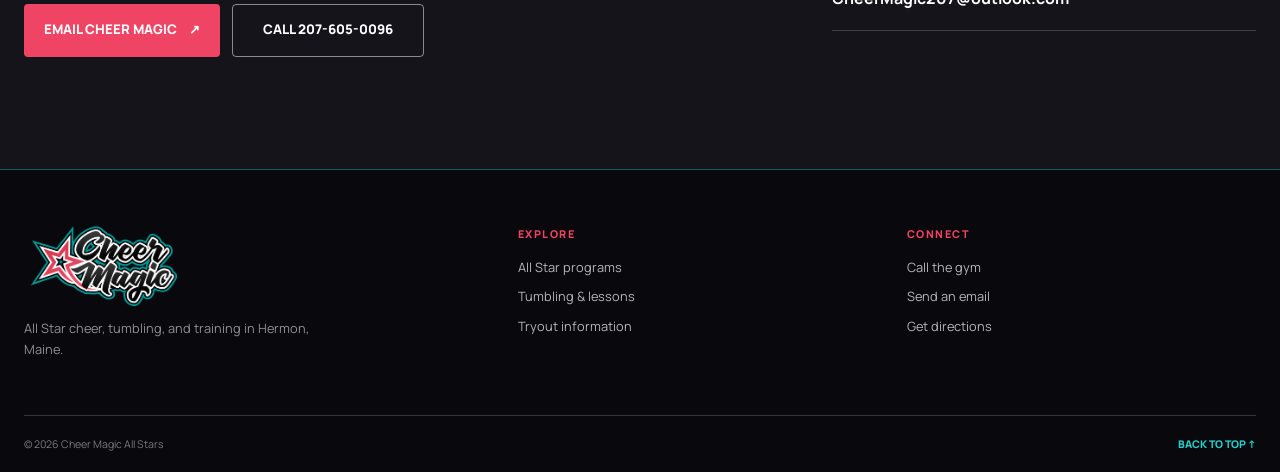
<file: prospects/big10-cheer/site/index.html>
<!doctype html>
<html lang="en">
  <head>
    <meta charset="utf-8" />
    <meta name="viewport" content="width=device-width, initial-scale=1" />
    <meta
      name="description"
      content="Explore Cheer Magic All Stars cheer, tumbling, training, and tryout information in Hermon, Maine."
    />
    <title>Cheer Magic All Stars | Cheer &amp; Tumbling in Hermon, Maine</title>
    <link rel="icon" href="images/cheer-magic-logo.png" type="image/png" />
    <link rel="preconnect" href="https://fonts.googleapis.com" />
    <link rel="preconnect" href="https://fonts.gstatic.com" crossorigin />
    <link
      href="https://fonts.googleapis.com/css2?family=Barlow+Condensed:wght@600;700;800;900&amp;family=Manrope:wght@400;500;600;700;800&amp;display=swap"
      rel="stylesheet"
    />
    <link rel="stylesheet" href="css/styles.css" />
    <script src="js/script.js" defer></script>
  </head>
  <body>
    <a class="skip-link" href="#main-content">Skip to main content</a>

    <header class="site-header" data-header>
      <div class="shell header-inner">
        <a class="brand" href="#top" aria-label="Cheer Magic All Stars home">
          <img src="images/cheer-magic-logo.png" alt="Cheer Magic All Stars" />
        </a>

        <button
          class="menu-toggle"
          type="button"
          aria-expanded="false"
          aria-controls="primary-navigation"
          data-menu-toggle
        >
          <span>Menu</span>
          <span class="menu-icon" aria-hidden="true"><i></i><i></i></span>
        </button>

        <nav class="primary-nav" id="primary-navigation" aria-label="Primary navigation" data-primary-nav>
          <a href="#programs">Programs</a>
          <a href="#training">Tumbling &amp; lessons</a>
          <a href="#tryouts">Tryouts</a>
          <a href="#about">About</a>
          <a href="#contact">Contact</a>
        </nav>

        <a class="header-action" href="https://www.big10cheer.com/Class-Schedule">Tryout information <span aria-hidden="true">↗</span></a>
      </div>
    </header>

    <main id="main-content">
      <section class="hero" id="top" aria-labelledby="hero-title">
        <div class="hero-lines" aria-hidden="true"></div>
        <div class="shell hero-layout">
          <div class="hero-copy" data-reveal>
            <p class="eyebrow eyebrow-light"><span></span> All Star cheer · tumbling · training</p>
            <h1 id="hero-title">Find your place.<br /><strong>Feel the magic.</strong></h1>
            <p class="hero-lead">
              Explore Cheer Magic All Stars programs and find a clear next step for your athlete.
            </p>
            <div class="hero-actions">
              <a class="button button-coral" href="#programs">View programs <span aria-hidden="true">→</span></a>
              <a class="button button-ghost" href="https://www.big10cheer.com/Class-Schedule">Tryout information</a>
            </div>
          </div>

          <div class="hero-visual" data-reveal>
            <div class="hero-word" aria-hidden="true">MAGIC</div>
            <div class="hero-photo-wrap">
              <img
                class="hero-photo"
                src="images/hero-stunt.avif"
                width="950"
                height="1024"
                alt="Cheer Magic athlete lifted during a team performance"
                fetchpriority="high"
              />
            </div>
            <div class="hero-mark" aria-hidden="true">✦</div>
            <p class="hero-location">Hermon<br /><strong>Maine</strong></p>
          </div>
        </div>

        <div class="shell hero-foot">
          <p>For athletes and families exploring their next step.</p>
          <a href="#start">Choose where to begin <span aria-hidden="true">↓</span></a>
        </div>
      </section>

      <section class="start-section" id="start" aria-labelledby="start-title">
        <div class="shell">
          <div class="section-heading start-heading" data-reveal>
            <div>
              <p class="eyebrow"><span></span> Start here</p>
              <h2 id="start-title">Choose your starting point.</h2>
            </div>
            <p>Whether you are looking for an All Star team, focused skill work, or tryout information, begin with the path that matches your question.</p>
          </div>

          <div class="start-grid">
            <a class="start-path start-path-featured" href="#programs" data-reveal>
              <span class="path-number">01</span>
              <div>
                <p>Team pathways</p>
                <h3>All Star Cheer</h3>
                <span class="path-link">Explore programs <b aria-hidden="true">→</b></span>
              </div>
              <span class="path-star" aria-hidden="true">✦</span>
            </a>
            <a class="start-path" href="#training" data-reveal>
              <span class="path-number">02</span>
              <div>
                <p>Build skills</p>
                <h3>Tumbling &amp; Lessons</h3>
                <span class="path-link">See training options <b aria-hidden="true">→</b></span>
              </div>
            </a>
            <a class="start-path" href="#tryouts" data-reveal>
              <span class="path-number">03</span>
              <div>
                <p>Find the next step</p>
                <h3>Tryout Information</h3>
                <span class="path-link">Understand the path <b aria-hidden="true">→</b></span>
              </div>
            </a>
          </div>
        </div>
      </section>

      <section class="programs-section" id="programs" aria-labelledby="programs-title">
        <div class="shell">
          <div class="programs-intro" data-reveal>
            <div>
              <p class="eyebrow eyebrow-light"><span></span> All Star pathways</p>
              <h2 id="programs-title">A program path for where your athlete is now.</h2>
            </div>
            <p>Cheer Magic offers Novice, Prep, and Elite All Star pathways. Contact the gym for help understanding the best place to begin.</p>
          </div>

          <div class="program-runway">
            <article class="program-level level-novice" data-reveal>
              <div class="level-top"><span>01</span><span aria-hidden="true">✦</span></div>
              <p class="level-label">An introduction to All Star cheer</p>
              <h3>Novice</h3>
              <p>Explore a team pathway created for athletes beginning their All Star experience.</p>
              <a href="#contact">Ask about Novice <span aria-hidden="true">→</span></a>
            </article>
            <article class="program-level level-prep" data-reveal>
              <div class="level-top"><span>02</span><span aria-hidden="true">✦</span></div>
              <p class="level-label">Continue building</p>
              <h3>Prep</h3>
              <p>Learn about the Prep pathway and how it may fit your athlete’s goals and experience.</p>
              <a href="#contact">Ask about Prep <span aria-hidden="true">→</span></a>
            </article>
            <article class="program-level level-elite" data-reveal>
              <div class="level-top"><span>03</span><span aria-hidden="true">✦</span></div>
              <p class="level-label">Explore the next level</p>
              <h3>Elite</h3>
              <p>Connect with Cheer Magic for current Elite team and placement information.</p>
              <a href="#contact">Ask about Elite <span aria-hidden="true">→</span></a>
            </article>
          </div>

          <div class="program-note" data-reveal>
            <span aria-hidden="true">?</span>
            <p><strong>Not sure which path fits?</strong> The Cheer Magic team can help you understand the available options.</p>
            <a href="mailto:CheerMagic207@outlook.com">Ask a question <span aria-hidden="true">↗</span></a>
          </div>
        </div>
      </section>

      <section class="training-section" id="training" aria-labelledby="training-title">
        <div class="shell training-layout">
          <div class="training-visual" data-reveal>
            <img
              src="images/young-athlete.png"
              width="788"
              height="720"
              loading="lazy"
              alt="Young Cheer Magic athlete performing on stage"
            />
            <p><span>Build the skill.</span><strong>Own the moment.</strong></p>
          </div>

          <div class="training-content">
            <div data-reveal>
              <p class="eyebrow eyebrow-light"><span></span> Focused training</p>
              <h2 id="training-title">More ways to keep growing.</h2>
              <p class="training-lead">Explore current training options for athletes working on skills outside team practice.</p>
            </div>

            <div class="training-options">
              <article data-reveal>
                <span>01</span>
                <div><h3>Tumbling classes</h3><p>See current class options and registration information.</p></div>
                <a href="https://www.gomotionapp.com/team/mecas/page/system/classreg-shopping" aria-label="View tumbling class registration">↗</a>
              </article>
              <article data-reveal>
                <span>02</span>
                <div><h3>Private &amp; semi-private lessons</h3><p>Ask about focused instruction and appointment availability.</p></div>
                <a href="https://www.gomotionapp.com/team/mecas/page/booking-appointments" aria-label="View private lesson booking">↗</a>
              </article>
              <article data-reveal>
                <span>03</span>
                <div><h3>Clinics &amp; camps</h3><p>Contact the gym for current opportunities and details.</p></div>
                <a href="#contact" aria-label="Contact Cheer Magic about clinics and camps">→</a>
              </article>
            </div>
          </div>
        </div>
      </section>

      <section class="tryout-section" id="tryouts" aria-labelledby="tryout-title">
        <div class="shell tryout-shell">
          <div class="tryout-heading" data-reveal>
            <p class="eyebrow"><span></span> Tryouts &amp; placement</p>
            <h2 id="tryout-title">A clearer way to take the next step.</h2>
            <p>Use the current tryout information or contact Cheer Magic if you need help deciding where to begin.</p>
          </div>

          <ol class="tryout-steps">
            <li data-reveal>
              <span>01</span>
              <div><h3>Explore</h3><p>Review the available All Star pathways.</p></div>
            </li>
            <li data-reveal>
              <span>02</span>
              <div><h3>Ask</h3><p>Contact the gym with questions about fit or readiness.</p></div>
            </li>
            <li data-reveal>
              <span>03</span>
              <div><h3>Get current information</h3><p>Use the live tryout page for current details.</p></div>
            </li>
          </ol>

          <div class="tryout-cta" data-reveal>
            <div>
              <p>Ready to learn more?</p>
              <h3>Your next step starts here.</h3>
            </div>
            <a class="button button-dark" href="https://www.big10cheer.com/Class-Schedule">View tryout information <span aria-hidden="true">↗</span></a>
          </div>
        </div>
      </section>

      <section class="about-section" id="about" aria-labelledby="about-title">
        <div class="shell about-layout">
          <div class="about-copy" data-reveal>
            <p class="eyebrow"><span></span> Beyond the routine</p>
            <h2 id="about-title">Skills are only part of the story.</h2>
            <p>Cheer brings athletes together around movement, teamwork, confidence, and shared goals. Cheer Magic gives families a place to explore that experience through teams and focused training.</p>
            <a class="text-link" href="#contact">Connect with Cheer Magic <span aria-hidden="true">→</span></a>
          </div>

          <div class="about-values" aria-label="Athlete development focus" data-reveal>
            <p>Confidence</p>
            <p>Teamwork</p>
            <p>Skill development</p>
            <p>Shared goals</p>
          </div>
        </div>
      </section>

      <section class="moments-section" aria-labelledby="moments-title">
        <div class="shell moments-heading" data-reveal>
          <div>
            <p class="eyebrow eyebrow-light"><span></span> In the moment</p>
            <h2 id="moments-title">Energy you can feel.</h2>
          </div>
          <p>Performance, focus, and teammates moving together.</p>
        </div>

        <div class="moments-gallery" data-reveal>
          <figure class="moment-main">
            <img src="images/team-performance.jpg" width="960" height="960" loading="lazy" alt="Cheer Magic athletes performing together" />
          </figure>
          <figure class="moment-secondary">
            <img src="images/young-athlete.png" width="788" height="720" loading="lazy" alt="Young Cheer Magic athlete with arms raised during a performance" />
          </figure>
          <p aria-hidden="true">TOGETHER<br /><strong>IN MOTION</strong></p>
        </div>
      </section>

      <section class="contact-section" id="contact" aria-labelledby="contact-title">
        <div class="shell contact-layout">
          <div class="contact-copy" data-reveal>
            <p class="eyebrow eyebrow-light"><span></span> Visit &amp; contact</p>
            <h2 id="contact-title">Questions about where to begin?</h2>
            <p>Contact Cheer Magic about All Star programs, tumbling, lessons, or current tryout information.</p>
            <div class="contact-actions">
              <a class="button button-coral" href="mailto:CheerMagic207@outlook.com">Email Cheer Magic <span aria-hidden="true">↗</span></a>
              <a class="button button-ghost" href="tel:+12076050096">Call 207-605-0096</a>
            </div>
          </div>

          <address class="contact-card" data-reveal>
            <div>
              <span>Visit</span>
              <p>102 Freedom Parkway<br />Hermon, ME 04401</p>
              <a href="https://www.google.com/maps/search/?api=1&amp;query=102+Freedom+Parkway+Hermon+ME+04401">Get directions <span aria-hidden="true">↗</span></a>
            </div>
            <div>
              <span>Call</span>
              <a class="contact-value" href="tel:+12076050096">207-605-0096</a>
            </div>
            <div>
              <span>Email</span>
              <a class="contact-value" href="mailto:CheerMagic207@outlook.com">CheerMagic207@outlook.com</a>
            </div>
          </address>
        </div>
      </section>
    </main>

    <footer class="site-footer">
      <div class="shell footer-main">
        <div class="footer-brand">
          <a href="#top" aria-label="Cheer Magic All Stars home"><img src="images/cheer-magic-logo.png" alt="Cheer Magic All Stars" /></a>
          <p>All Star cheer, tumbling, and training in Hermon, Maine.</p>
        </div>
        <nav aria-label="Programs">
          <p>Explore</p>
          <a href="#programs">All Star programs</a>
          <a href="#training">Tumbling &amp; lessons</a>
          <a href="#tryouts">Tryout information</a>
        </nav>
        <nav aria-label="Contact links">
          <p>Connect</p>
          <a href="tel:+12076050096">Call the gym</a>
          <a href="mailto:CheerMagic207@outlook.com">Send an email</a>
          <a href="https://www.google.com/maps/search/?api=1&amp;query=102+Freedom+Parkway+Hermon+ME+04401">Get directions</a>
        </nav>
      </div>
      <div class="shell footer-bottom">
        <p>© <span data-year></span> Cheer Magic All Stars</p>
        <a href="#top">Back to top <span aria-hidden="true">↑</span></a>
      </div>
    </footer>
  </body>
</html>
</file>
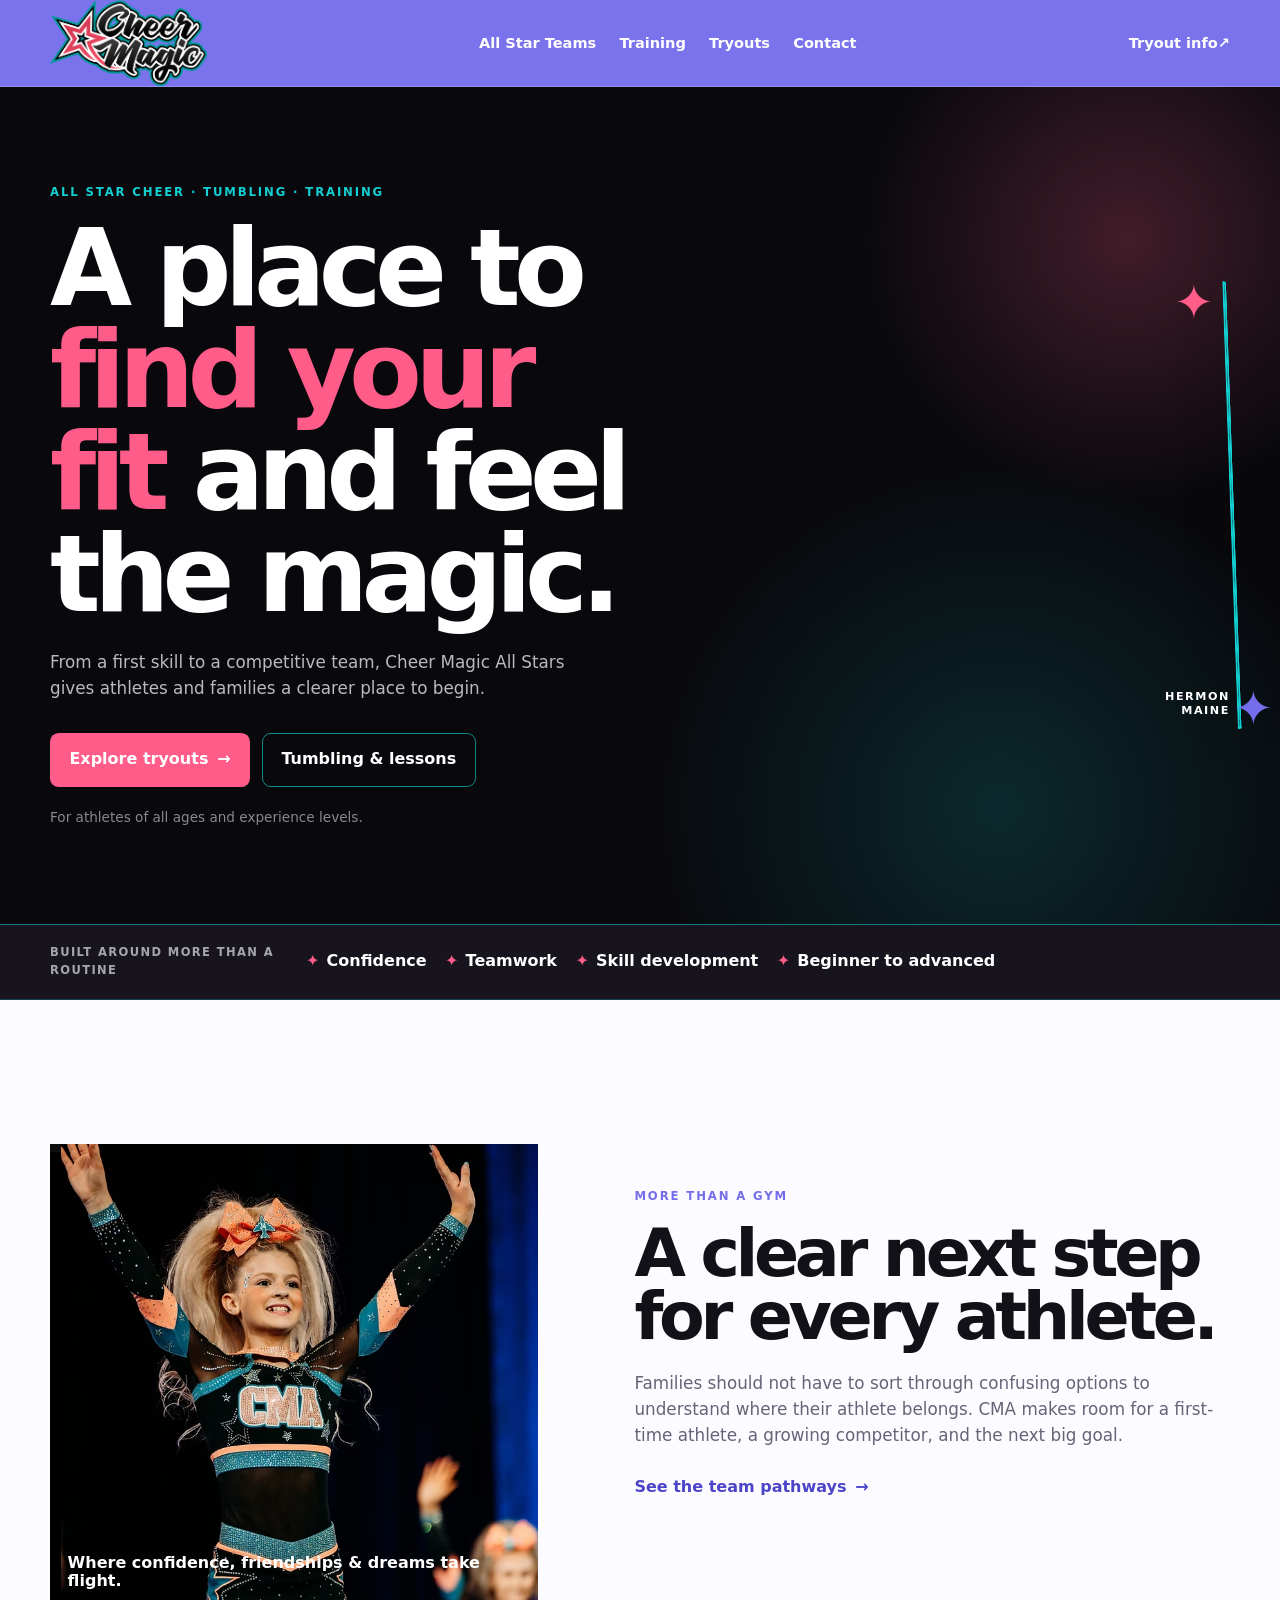
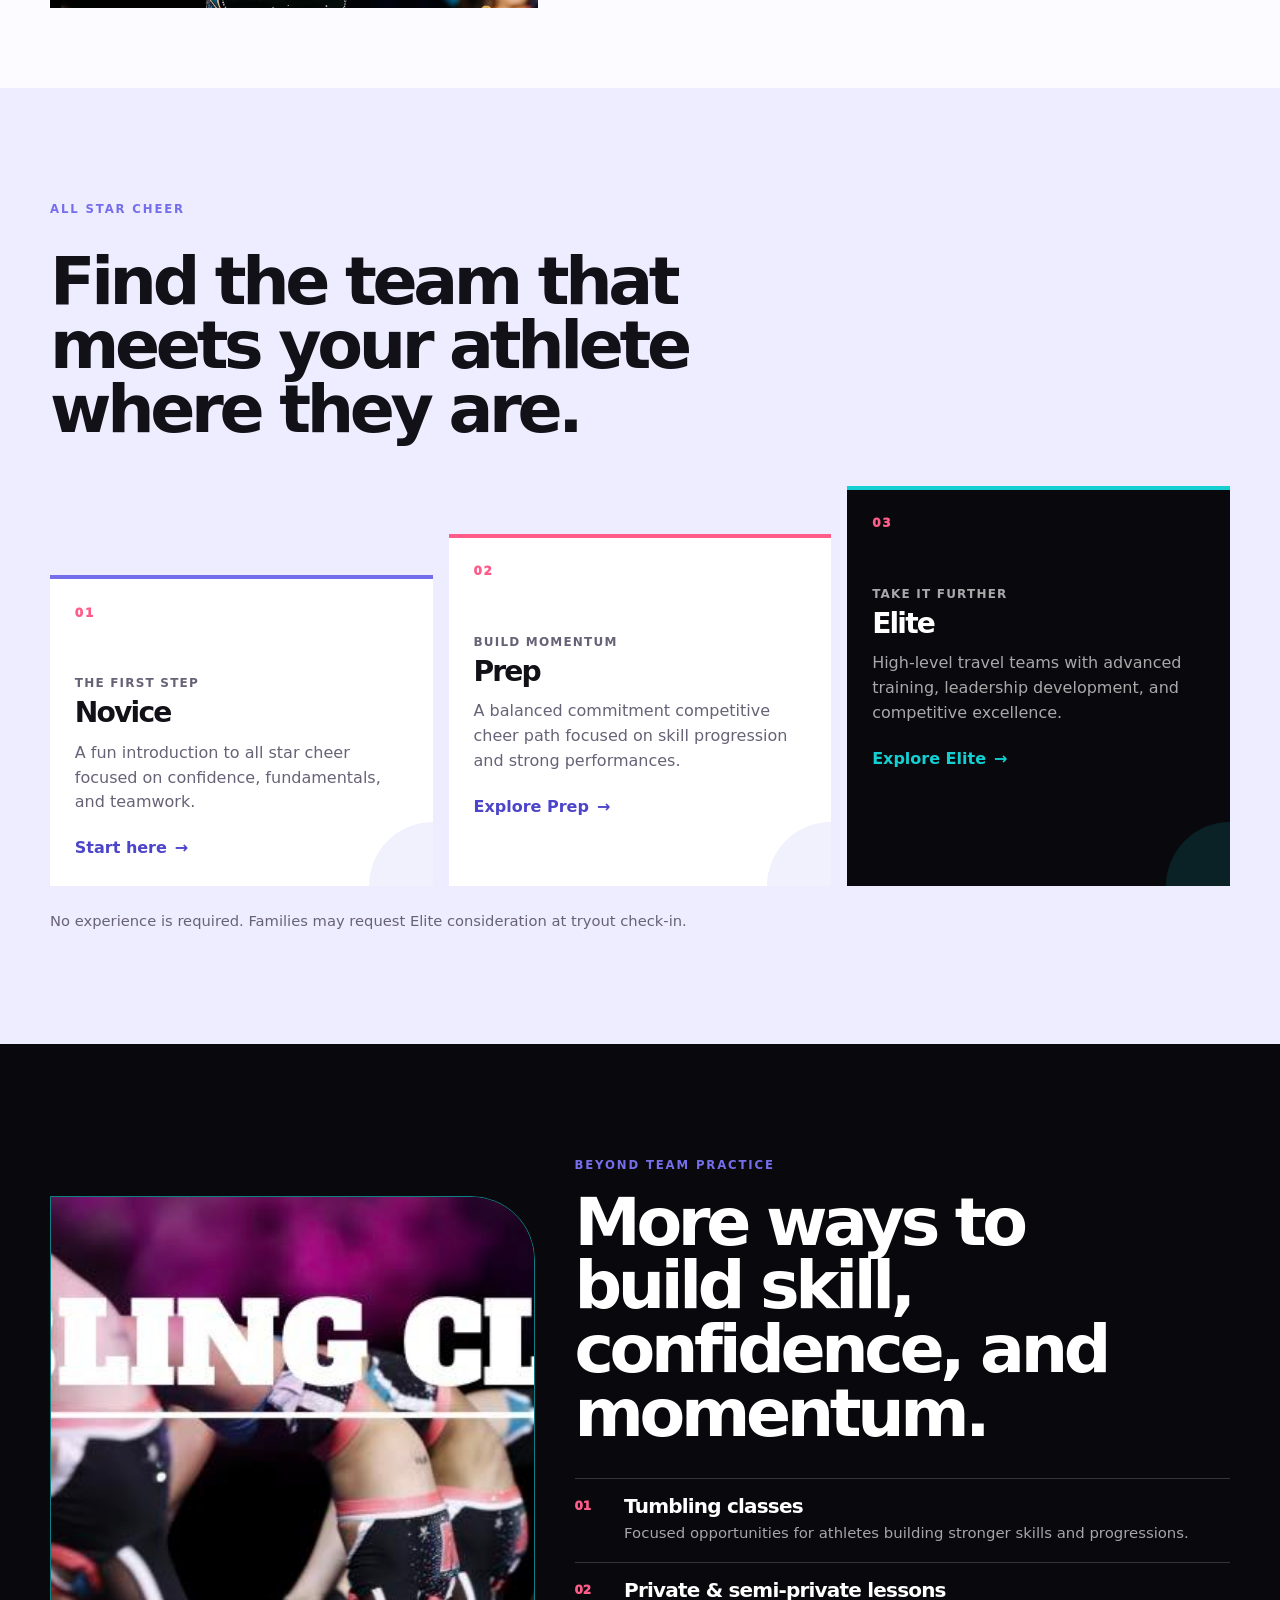
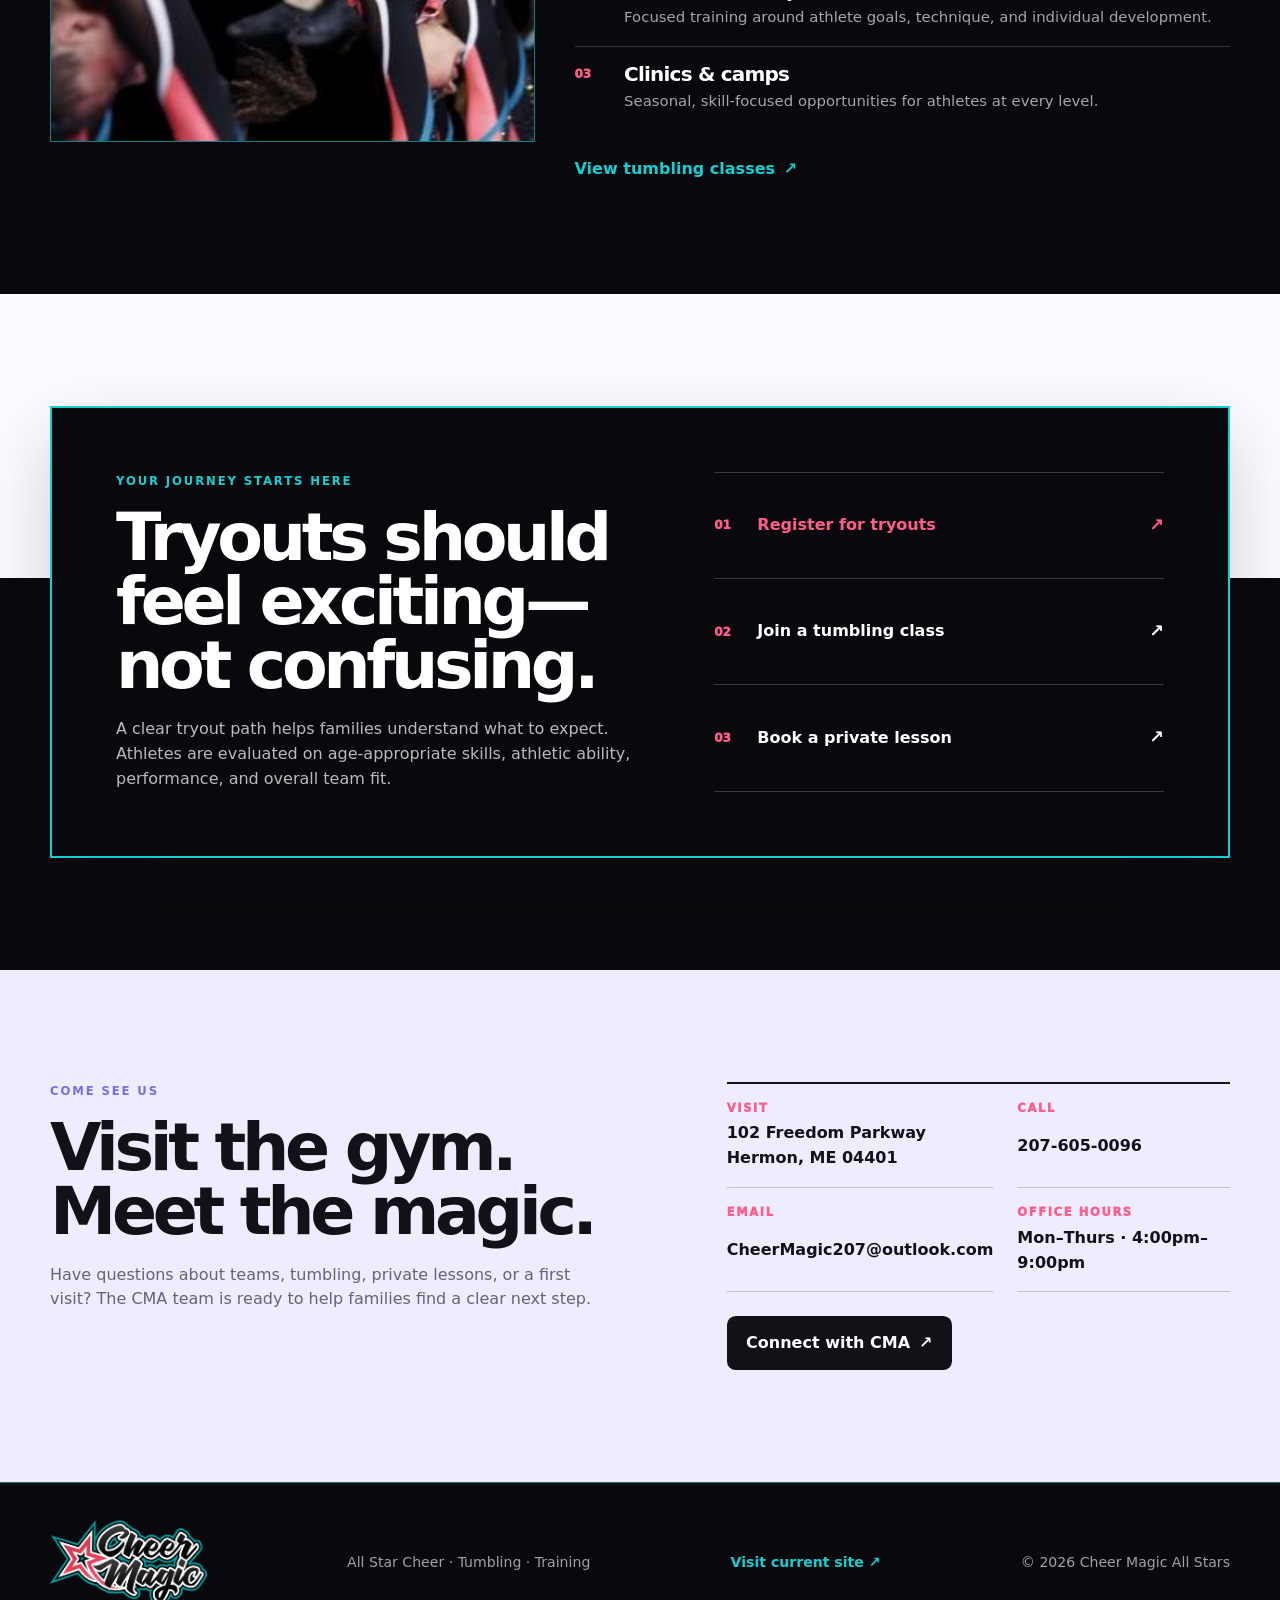
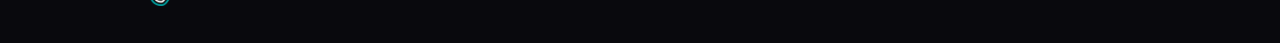
<file: prospects/big10-cheer/source/index.html>
<!doctype html>
<html lang="en">
  <head>
    <meta charset="utf-8" />
    <meta name="viewport" content="width=device-width, initial-scale=1" />
    <meta name="description" content="Cheer Magic All Stars offers all star cheer, tumbling, private lessons, and training paths for athletes in Hermon, Maine." />
    <title>Cheer Magic All Stars | Find Your Fit</title>
    <link rel="stylesheet" href="styles.css" />
  </head>
  <body>
    <a class="skip-link" href="#main-content">Skip to content</a>

    <header class="site-header" data-header>
      <div class="shell header-inner">
        <a class="brand" href="#top" aria-label="Cheer Magic All Stars home">
          <img class="brand-logo" src="images/cheer-magic-logo.png" alt="Cheer Magic All Stars" />
        </a>
        <button class="menu-button" type="button" aria-expanded="false" aria-controls="site-nav" data-menu-button>Menu</button>
        <nav class="site-nav" id="site-nav" aria-label="Primary navigation" data-site-nav>
          <a href="#teams">All Star Teams</a>
          <a href="#training">Training</a>
          <a href="#tryouts">Tryouts</a>
          <a href="#contact">Contact</a>
        </nav>
        <a class="header-cta" href="#tryouts">Tryout info <span aria-hidden="true">↗</span></a>
      </div>
    </header>

    <main id="main-content">
      <section class="hero" id="top">
        <div class="shell hero-grid">
          <div class="hero-copy">
            <p class="eyebrow">All Star Cheer · Tumbling · Training</p>
            <h1>A place to <em>find your fit</em> and feel the magic.</h1>
            <p class="hero-lead">From a first skill to a competitive team, Cheer Magic All Stars gives athletes and families a clearer place to begin.</p>
            <div class="hero-actions">
              <a class="button button-primary" href="#tryouts">Explore tryouts <span aria-hidden="true">→</span></a>
              <a class="button button-outline" href="#training">Tumbling &amp; lessons</a>
            </div>
            <p class="hero-note">For athletes of all ages and experience levels.</p>
          </div>

          <div class="hero-art" aria-label="Cheer Magic All Stars athletes performing">
            <div class="hero-photo-frame">
              <img class="hero-photo" src="images/team-action.jpg" alt="Cheer Magic All Stars athletes performing together" />
              <div class="hero-photo-wash"></div>
              <p>Confidence.<br /><strong>Teamwork.</strong><br />Magic.</p>
            </div>
            <span class="hero-star star-one" aria-hidden="true">✦</span>
            <span class="hero-star star-two" aria-hidden="true">✦</span>
            <p class="hero-stamp">HERMON<br />MAINE</p>
          </div>
        </div>
      </section>

      <section class="trust-strip" aria-label="Athlete development highlights">
        <div class="shell trust-items">
          <p>Built around more than a routine</p>
          <ul>
            <li>Confidence</li>
            <li>Teamwork</li>
            <li>Skill development</li>
            <li>Beginner to advanced</li>
          </ul>
        </div>
      </section>

      <section class="section introduction-section">
        <div class="shell introduction-grid">
          <figure class="introduction-photo">
            <img src="images/young-athlete.png" alt="Young Cheer Magic All Stars athlete performing" />
            <figcaption>Where confidence, friendships &amp; dreams take flight.</figcaption>
          </figure>
          <div class="introduction-copy">
            <p class="eyebrow">More than a gym</p>
            <h2>A clear next step for every athlete.</h2>
            <p>Families should not have to sort through confusing options to understand where their athlete belongs. CMA makes room for a first-time athlete, a growing competitor, and the next big goal.</p>
            <a class="arrow-link" href="#teams">See the team pathways <span aria-hidden="true">→</span></a>
          </div>
        </div>
      </section>

      <section class="section teams-section" id="teams">
        <div class="shell">
          <div class="teams-heading">
            <p class="eyebrow">All Star Cheer</p>
            <h2>Find the team that meets your athlete where they are.</h2>
          </div>
          <div class="team-paths">
            <article class="team-path novice-path">
              <p class="path-index">01</p>
              <p class="path-kicker">The first step</p>
              <h3>Novice</h3>
              <p>A fun introduction to all star cheer focused on confidence, fundamentals, and teamwork.</p>
              <a href="#tryouts">Start here <span aria-hidden="true">→</span></a>
            </article>
            <article class="team-path prep-path">
              <p class="path-index">02</p>
              <p class="path-kicker">Build momentum</p>
              <h3>Prep</h3>
              <p>A balanced commitment competitive cheer path focused on skill progression and strong performances.</p>
              <a href="#tryouts">Explore Prep <span aria-hidden="true">→</span></a>
            </article>
            <article class="team-path elite-path">
              <p class="path-index">03</p>
              <p class="path-kicker">Take it further</p>
              <h3>Elite</h3>
              <p>High-level travel teams with advanced training, leadership development, and competitive excellence.</p>
              <a href="#tryouts">Explore Elite <span aria-hidden="true">→</span></a>
            </article>
          </div>
          <p class="teams-note">No experience is required. Families may request Elite consideration at tryout check-in.</p>
        </div>
      </section>

      <section class="section training-section" id="training">
        <div class="shell training-grid">
          <div class="training-image-wrap">
            <img src="images/tumbling-classes.jpg" alt="Tumbling classes" />
          </div>
          <div class="training-copy">
            <p class="eyebrow">Beyond team practice</p>
            <h2>More ways to build skill, confidence, and momentum.</h2>
            <div class="training-list">
              <article>
                <span>01</span>
                <div><h3>Tumbling classes</h3><p>Focused opportunities for athletes building stronger skills and progressions.</p></div>
              </article>
              <article>
                <span>02</span>
                <div><h3>Private &amp; semi-private lessons</h3><p>Focused training around athlete goals, technique, and individual development.</p></div>
              </article>
              <article>
                <span>03</span>
                <div><h3>Clinics &amp; camps</h3><p>Seasonal, skill-focused opportunities for athletes at every level.</p></div>
              </article>
            </div>
            <a class="arrow-link" href="https://www.gomotionapp.com/team/mecas/page/system/classreg-shopping" target="_blank" rel="noreferrer">View tumbling classes <span aria-hidden="true">↗</span></a>
          </div>
        </div>
      </section>

      <section class="section tryout-section" id="tryouts">
        <div class="shell tryout-layout">
          <div class="tryout-copy">
            <p class="eyebrow eyebrow-light">Your journey starts here</p>
            <h2>Tryouts should feel exciting—not confusing.</h2>
            <p>A clear tryout path helps families understand what to expect. Athletes are evaluated on age-appropriate skills, athletic ability, performance, and overall team fit.</p>
          </div>
          <div class="tryout-actions">
            <a class="tryout-link primary-tryout" href="https://www.gomotionapp.com/team/mecas/page/system/classreg-shopping?classId=526161&amp;subProgId=29752" target="_blank" rel="noreferrer"><span>01</span> Register for tryouts <b aria-hidden="true">↗</b></a>
            <a class="tryout-link" href="https://www.gomotionapp.com/team/mecas/page/system/classreg-shopping" target="_blank" rel="noreferrer"><span>02</span> Join a tumbling class <b aria-hidden="true">↗</b></a>
            <a class="tryout-link" href="https://www.gomotionapp.com/team/mecas/page/booking-appointments" target="_blank" rel="noreferrer"><span>03</span> Book a private lesson <b aria-hidden="true">↗</b></a>
          </div>
        </div>
      </section>

      <section class="section contact-section" id="contact">
        <div class="shell contact-layout">
          <div class="contact-intro">
            <p class="eyebrow">Come see us</p>
            <h2>Visit the gym. Meet the magic.</h2>
            <p>Have questions about teams, tumbling, private lessons, or a first visit? The CMA team is ready to help families find a clear next step.</p>
          </div>
          <div class="contact-details">
            <div class="contact-block"><span>Visit</span><strong>102 Freedom Parkway<br />Hermon, ME 04401</strong></div>
            <div class="contact-block"><span>Call</span><a href="tel:+12076050096">207-605-0096</a></div>
            <div class="contact-block"><span>Email</span><a href="mailto:CheerMagic207@outlook.com">CheerMagic207@outlook.com</a></div>
            <div class="contact-block"><span>Office hours</span><strong>Mon–Thurs · 4:00pm–9:00pm</strong></div>
            <a class="button button-dark" href="https://www.big10cheer.com" target="_blank" rel="noreferrer">Connect with CMA <span aria-hidden="true">↗</span></a>
          </div>
        </div>
      </section>
    </main>

    <footer class="site-footer">
      <div class="shell footer-inner">
        <a class="brand footer-brand" href="#top" aria-label="Back to top"><img class="brand-logo" src="images/cheer-magic-logo.png" alt="Cheer Magic All Stars" /></a>
        <p>All Star Cheer · Tumbling · Training</p>
        <a href="https://www.big10cheer.com" target="_blank" rel="noreferrer">Visit current site <span aria-hidden="true">↗</span></a>
        <p>© <span data-current-year></span> Cheer Magic All Stars</p>
      </div>
    </footer>

    <script src="script.js"></script>
  </body>
</html>
</file>
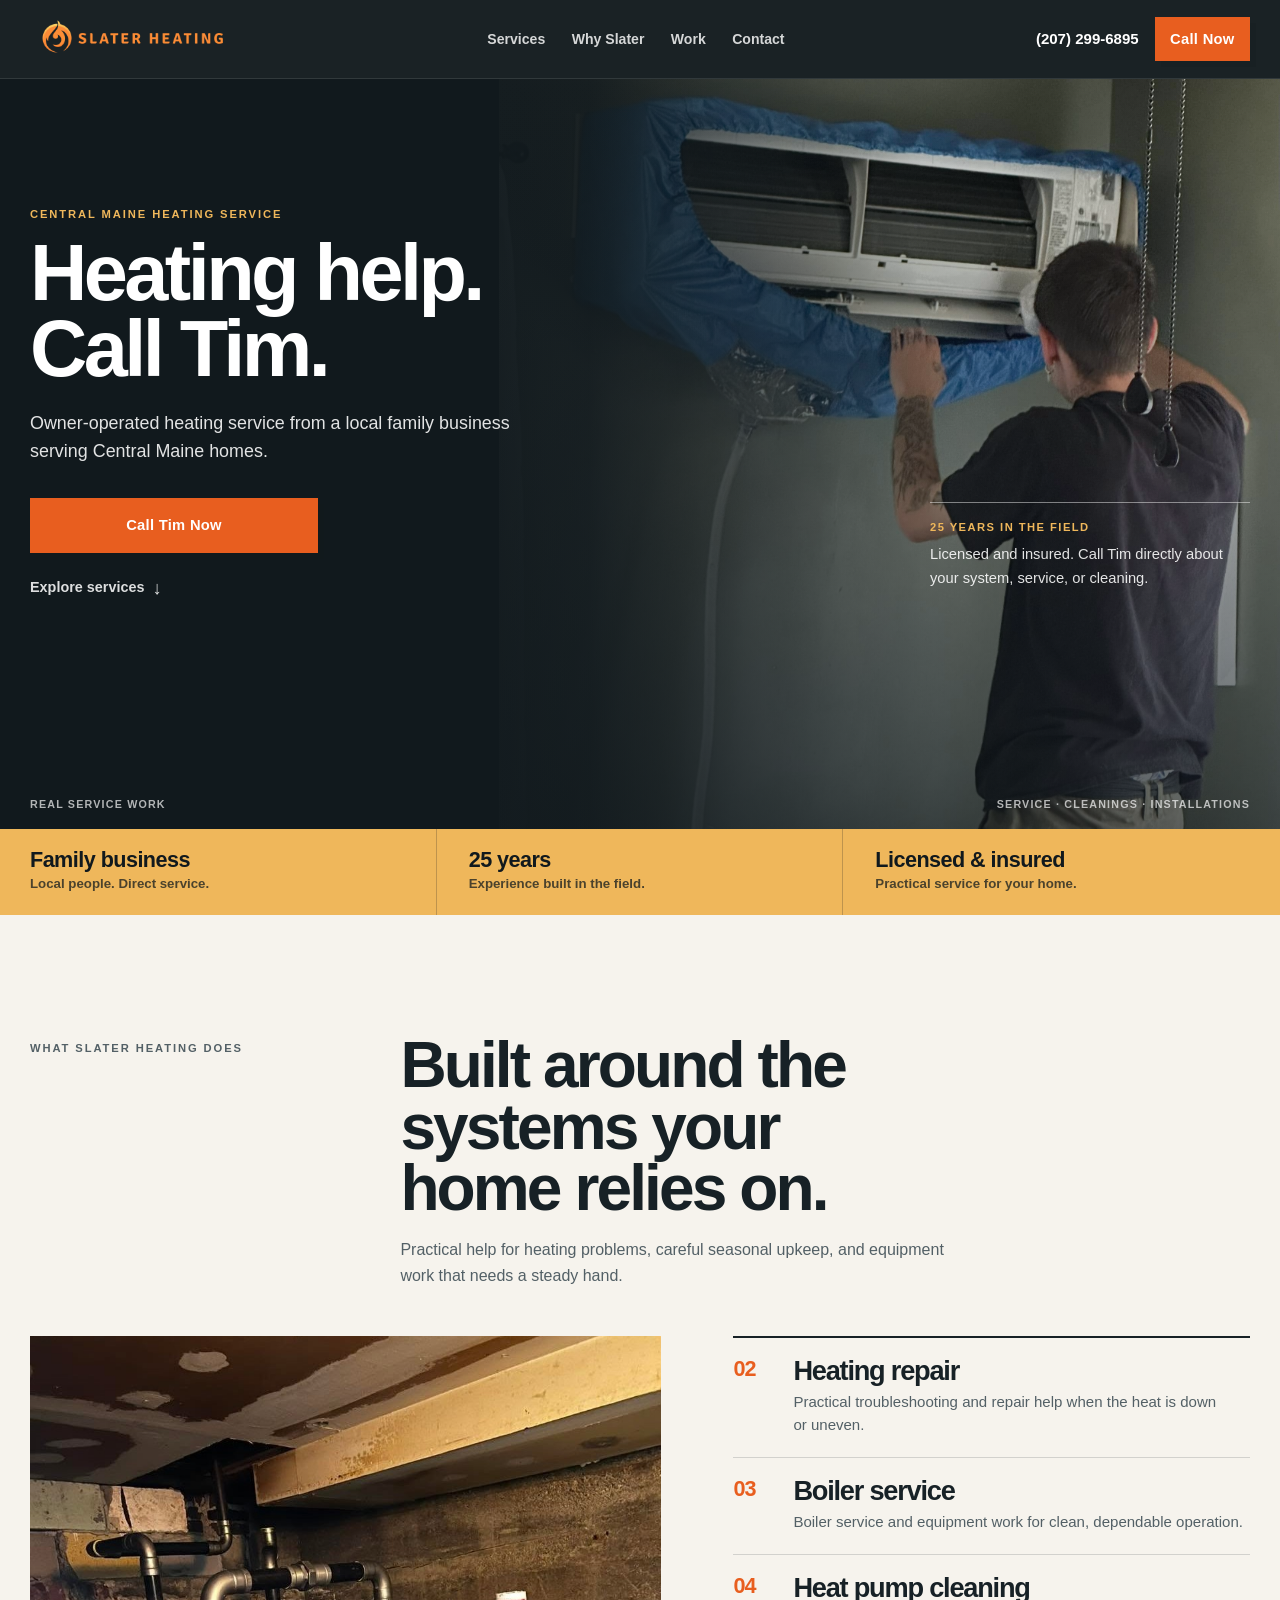
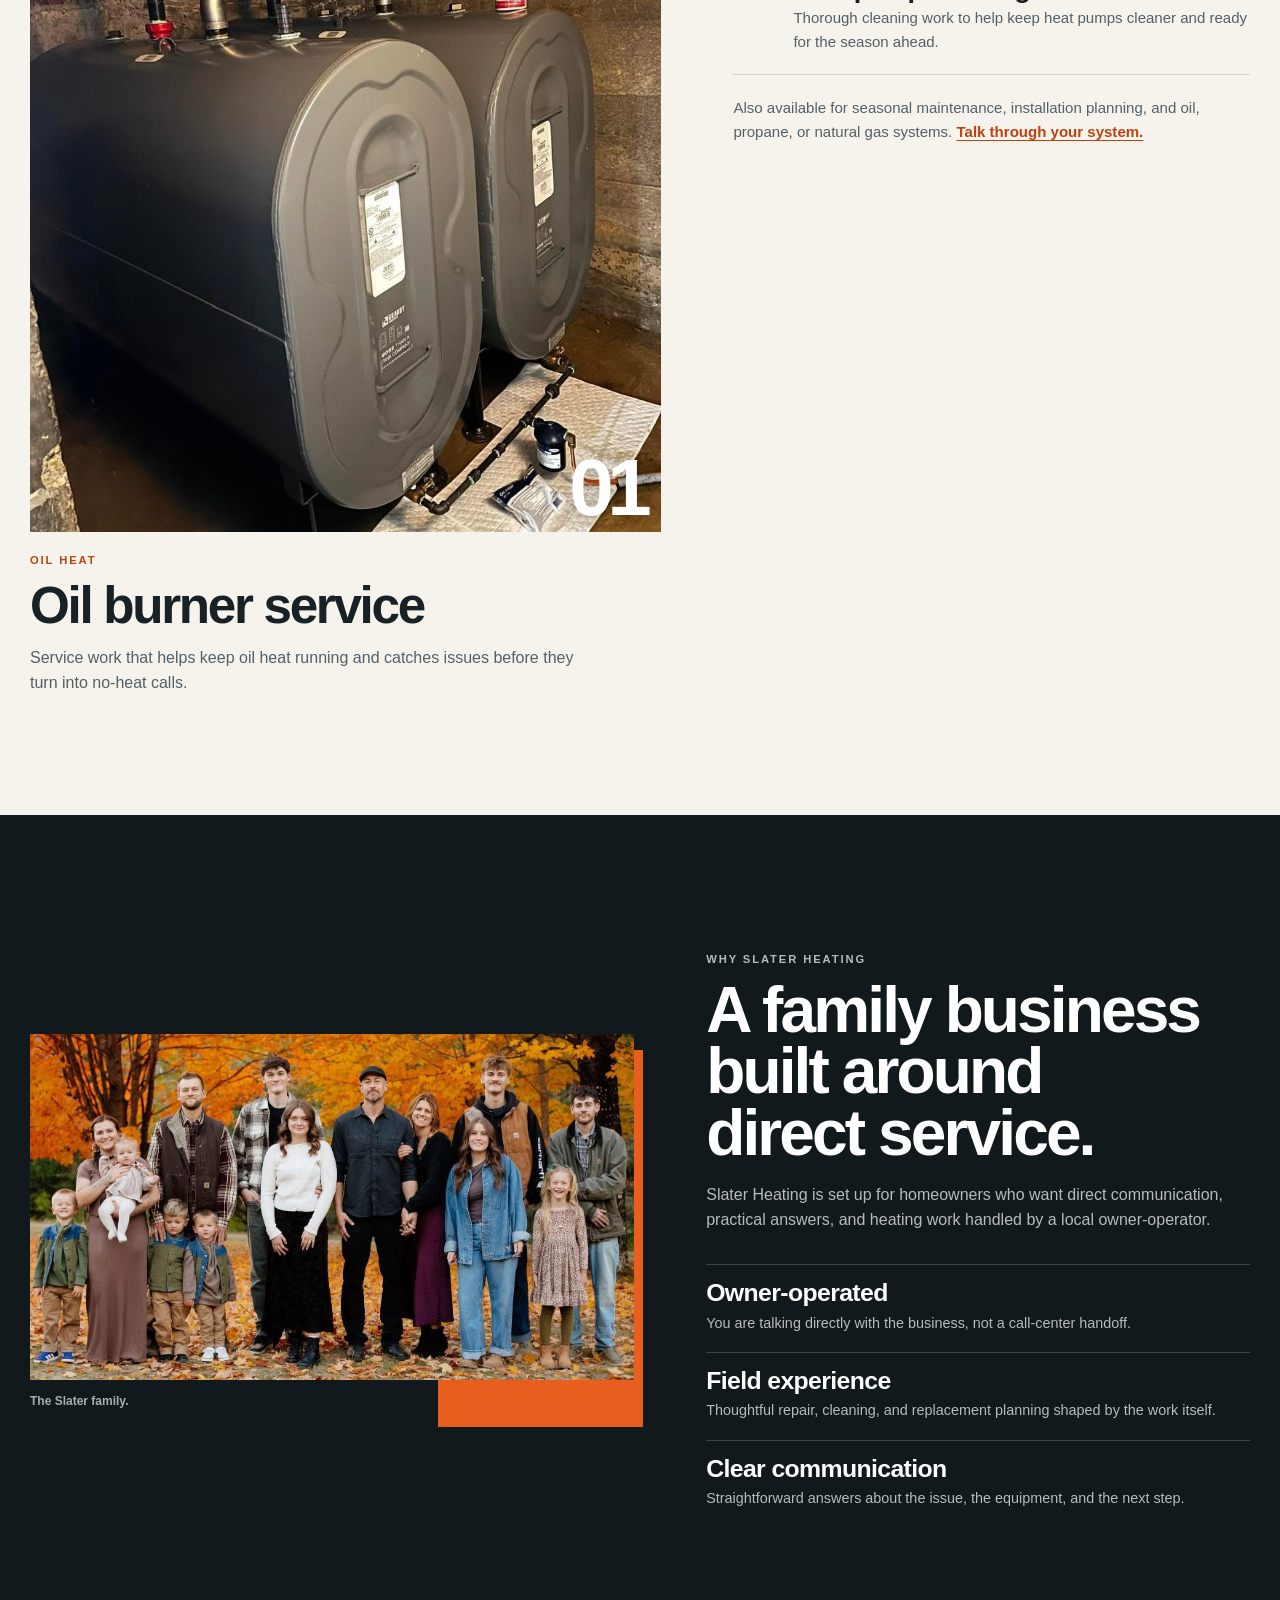
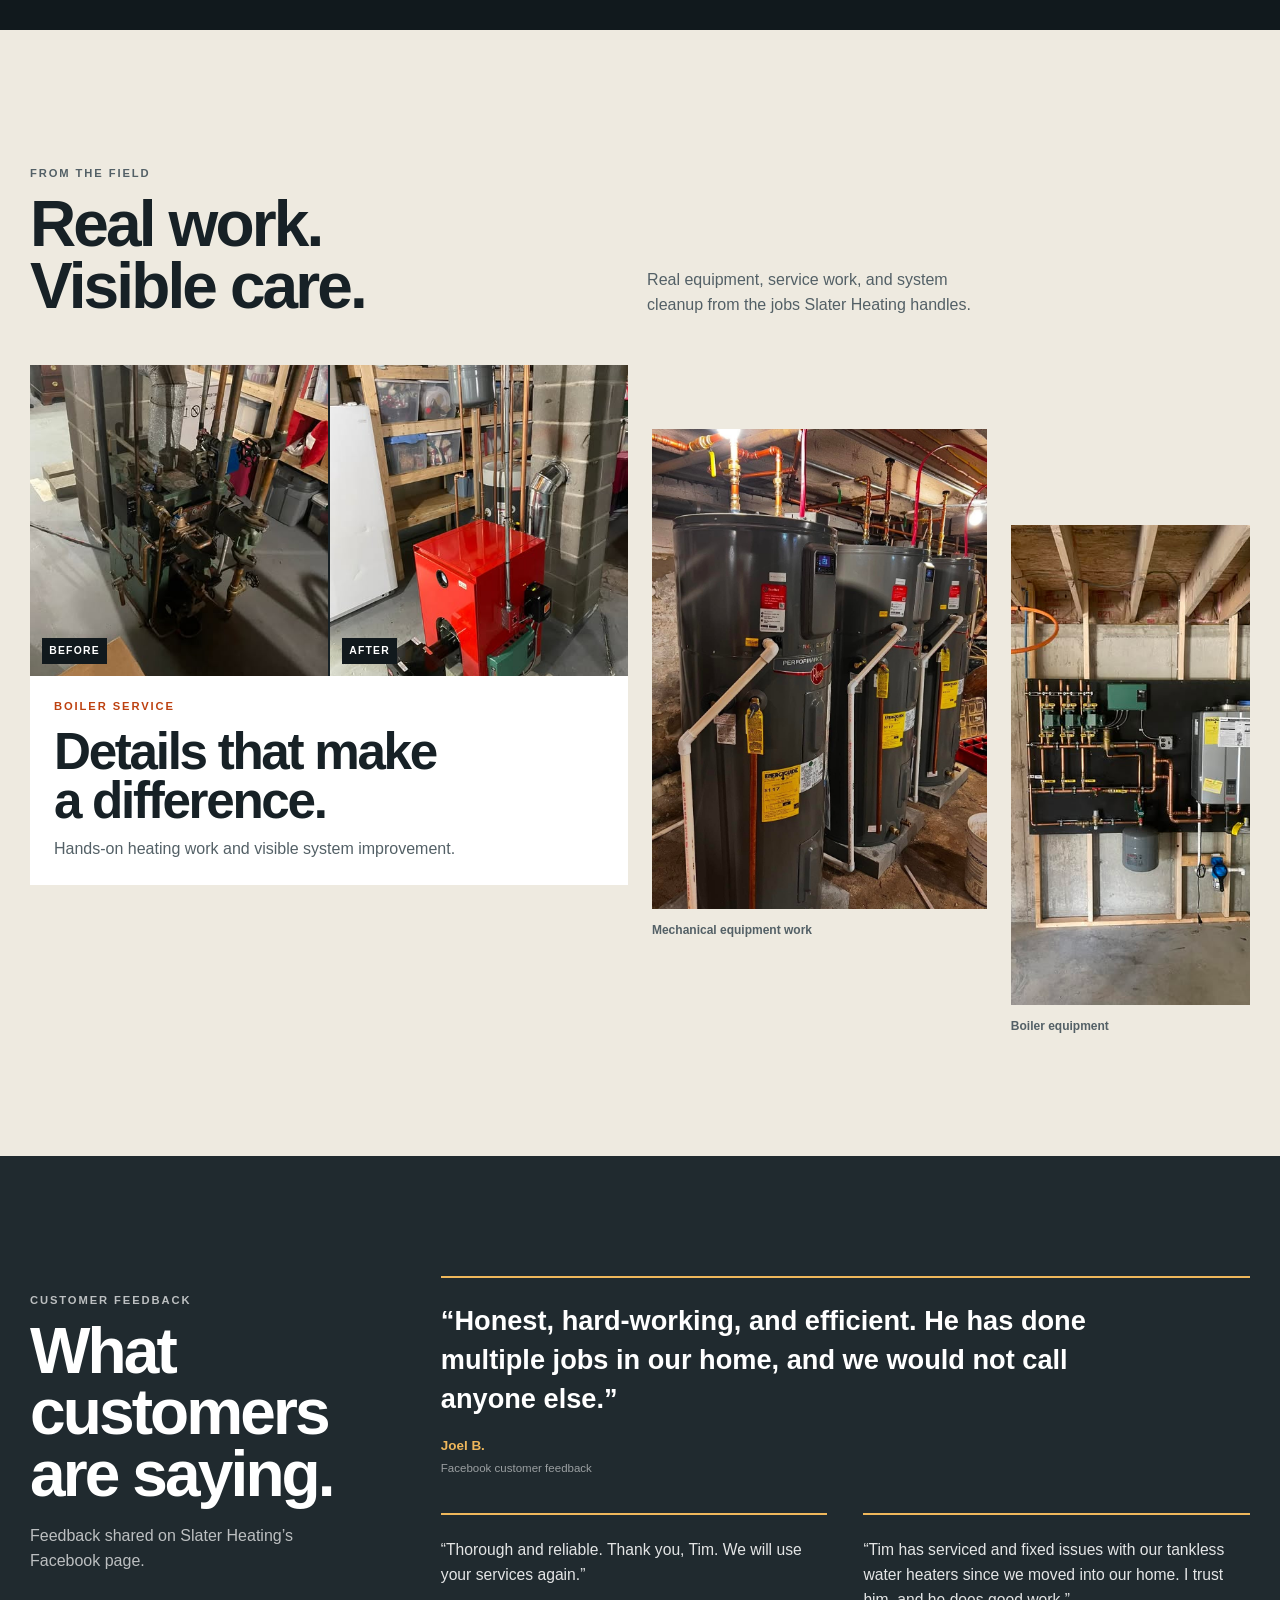
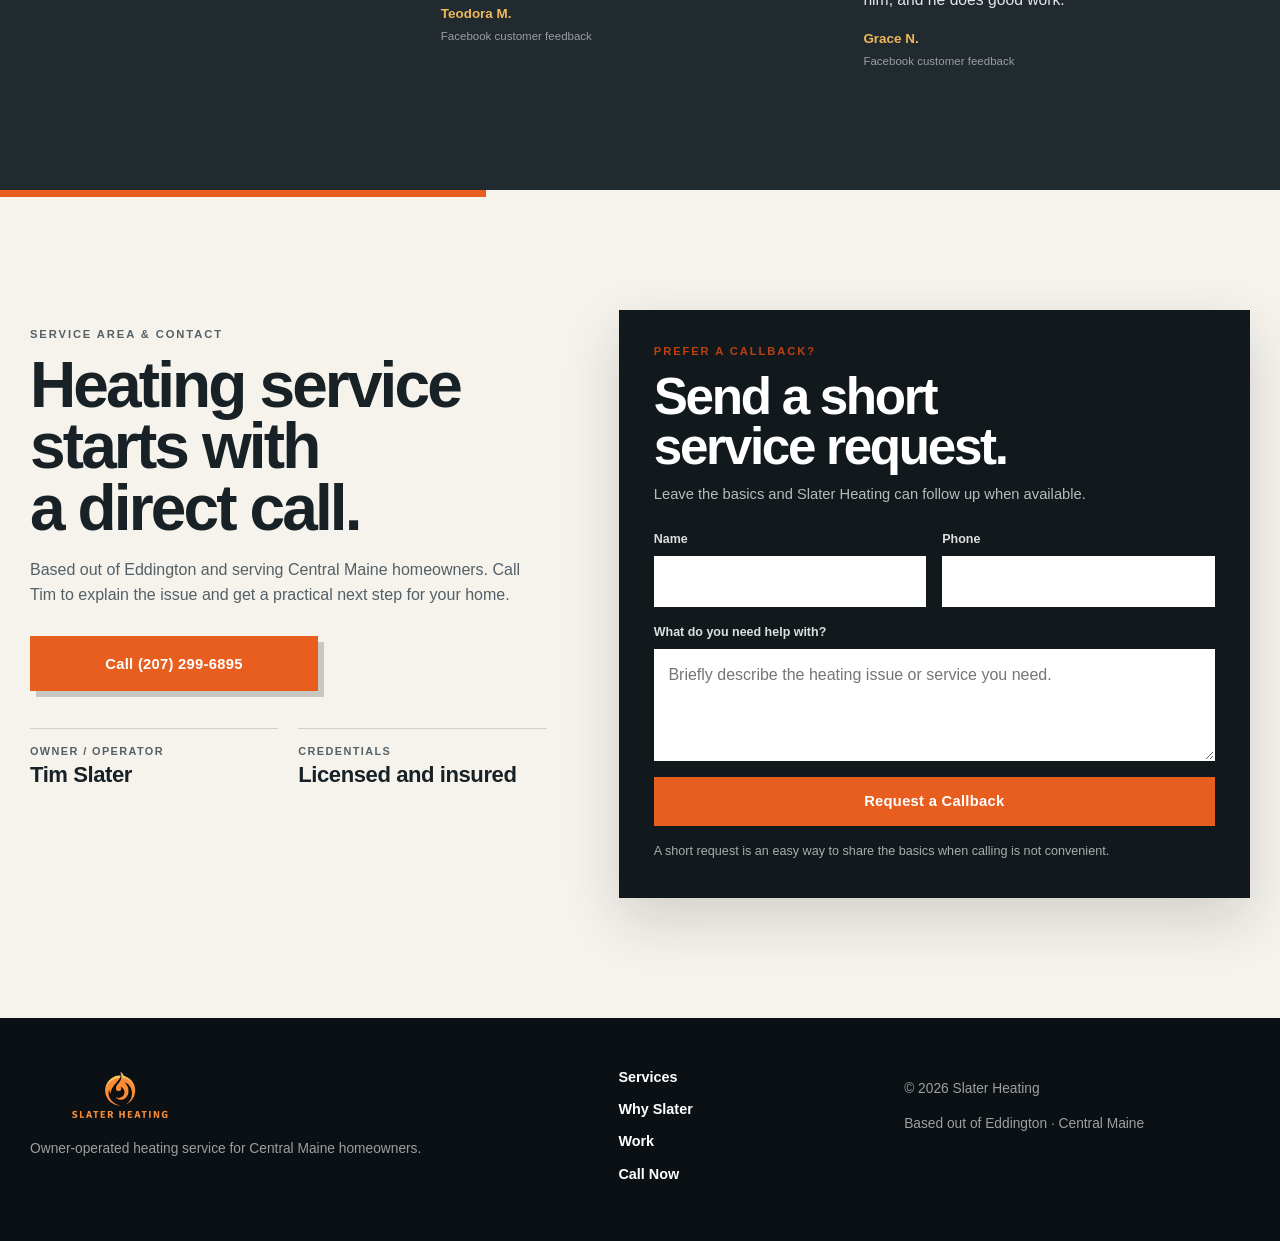
<file: clients/slater-heating/sites-app/public/slater/index.html>
<!doctype html>
<html lang="en">
  <head>
    <meta charset="utf-8" />
    <meta name="viewport" content="width=device-width, initial-scale=1" />
    <meta
      name="description"
      content="Slater Heating offers heating service, cleanings, and installations for oil, propane, natural gas, boiler, and heat pump systems across Central Maine."
    />
    <meta name="robots" content="noindex, nofollow" />
    <title>Slater Heating | Heating and HVAC Service in Central Maine</title>
    <link rel="stylesheet" href="styles.css?v=20260710-3" />
  </head>
  <body>
    <a class="skip-link" href="#main-content">Skip to content</a>

    <header class="site-header" data-site-header>
      <div class="container header-shell">
        <a class="brand" href="#top" aria-label="Slater Heating home">
          <img
            src="images/Slater Heating logo.png"
            alt="Slater Heating"
            class="brand-logo"
            width="1200"
            height="400"
          />
        </a>

        <button
          class="menu-toggle"
          type="button"
          aria-expanded="false"
          aria-controls="primary-navigation"
          data-menu-toggle
        >
          <span>Menu</span>
          <i aria-hidden="true"></i>
        </button>

        <nav class="site-nav" id="primary-navigation" aria-label="Primary" data-site-nav>
          <a href="#services">Services</a>
          <a href="#approach">Why Slater</a>
          <a href="#work">Work</a>
          <a href="#contact">Contact</a>
        </nav>

        <div class="header-actions">
          <a class="header-phone" href="tel:2072996895">(207) 299-6895</a>
          <a class="button button-primary button-small" href="tel:2072996895">Call Now</a>
        </div>
      </div>
    </header>

    <main id="main-content">
      <section class="hero-section" id="top" aria-labelledby="hero-heading">
        <div class="hero-image-wrap" aria-hidden="true">
          <img
            src="images/slater-heatpump-cleanings.jpg"
            alt=""
            class="hero-image"
            width="2048"
            height="1982"
            fetchpriority="high"
          />
        </div>
        <div class="hero-scrim" aria-hidden="true"></div>
        <div class="container hero-layout">
          <div class="hero-content reveal" data-reveal>
            <p class="eyebrow eyebrow-light">Central Maine heating service</p>
            <h1 id="hero-heading">Heating help.<br />Call Tim.</h1>
            <p class="hero-lead">
              Owner-operated heating service from a local family business serving Central Maine homes.
            </p>
            <div class="hero-actions">
              <a class="button button-primary button-large" href="tel:2072996895">Call Tim Now</a>
              <a class="text-link text-link-light" href="#services">Explore services <span aria-hidden="true">↓</span></a>
            </div>
          </div>

          <aside class="hero-note reveal" data-reveal aria-label="Service summary">
            <p class="hero-note-label">25 years in the field</p>
            <p>
              Licensed and insured. Call Tim directly about your system, service, or cleaning.
            </p>
          </aside>
        </div>
        <div class="container hero-caption" aria-hidden="true">
          <span>Real service work</span>
          <span>Service · Cleanings · Installations</span>
        </div>
      </section>

      <section class="signal-strip" aria-label="Service highlights">
        <div class="container signal-grid">
          <p><strong>Family business</strong><span>Local people. Direct service.</span></p>
          <p><strong>25 years</strong><span>Experience built in the field.</span></p>
          <p><strong>Licensed &amp; insured</strong><span>Practical service for your home.</span></p>
        </div>
      </section>

      <section class="services-section" id="services" aria-labelledby="services-heading">
        <div class="container">
          <div class="section-intro section-intro-wide reveal" data-reveal>
            <p class="eyebrow">What Slater Heating does</p>
            <div>
              <h2 id="services-heading">Built around the systems your home relies on.</h2>
              <p>
                Practical help for heating problems, careful seasonal upkeep, and equipment work
                that needs a steady hand.
              </p>
            </div>
          </div>

          <div class="services-composition">
            <article class="service-feature reveal" data-reveal>
              <div class="service-feature-image">
                <img
                  src="images/slater-oil-tank.jpg"
                  alt="Oil tank and heating system piping"
                  width="945"
                  height="1191"
                  loading="lazy"
                />
                <span class="image-index" aria-hidden="true">01</span>
              </div>
              <div class="service-feature-copy">
                <p class="eyebrow">Oil heat</p>
                <h3>Oil burner service</h3>
                <p>
                  Service work that helps keep oil heat running and catches issues before they
                  turn into no-heat calls.
                </p>
              </div>
            </article>

            <div class="service-list">
              <article class="service-item reveal" data-reveal>
                <span class="service-number">02</span>
                <div>
                  <h3>Heating repair</h3>
                  <p>Practical troubleshooting and repair help when the heat is down or uneven.</p>
                </div>
              </article>
              <article class="service-item reveal" data-reveal>
                <span class="service-number">03</span>
                <div>
                  <h3>Boiler service</h3>
                  <p>Boiler service and equipment work for clean, dependable operation.</p>
                </div>
              </article>
              <article class="service-item reveal" data-reveal>
                <span class="service-number">04</span>
                <div>
                  <h3>Heat pump cleaning</h3>
                  <p>Thorough cleaning work to help keep heat pumps cleaner and ready for the season ahead.</p>
                </div>
              </article>
              <p class="service-list-note reveal" data-reveal>
                Also available for seasonal maintenance, installation planning, and oil, propane,
                or natural gas systems. <a href="tel:2072996895">Talk through your system.</a>
              </p>
            </div>
          </div>
        </div>
      </section>

      <section class="approach-section" id="approach" aria-labelledby="approach-heading">
        <div class="container approach-layout">
          <figure class="approach-photo reveal" data-reveal>
            <img
              src="images/slater-family-pic.jpg"
              alt="Slater family portrait outdoors in autumn"
              width="1659"
              height="950"
              loading="lazy"
            />
            <figcaption>The Slater family.</figcaption>
          </figure>
          <div class="approach-copy reveal" data-reveal>
            <p class="eyebrow eyebrow-light">Why Slater Heating</p>
            <h2 id="approach-heading">A family business built around direct service.</h2>
            <p>
              Slater Heating is set up for homeowners who want direct communication, practical
              answers, and heating work handled by a local owner-operator.
            </p>
            <dl class="approach-points">
              <div>
                <dt>Owner-operated</dt>
                <dd>You are talking directly with the business, not a call-center handoff.</dd>
              </div>
              <div>
                <dt>Field experience</dt>
                <dd>Thoughtful repair, cleaning, and replacement planning shaped by the work itself.</dd>
              </div>
              <div>
                <dt>Clear communication</dt>
                <dd>Straightforward answers about the issue, the equipment, and the next step.</dd>
              </div>
            </dl>
          </div>
        </div>
      </section>

      <section class="work-section" id="work" aria-labelledby="work-heading">
        <div class="container">
          <div class="section-intro work-intro reveal" data-reveal>
            <div>
              <p class="eyebrow">From the field</p>
              <h2 id="work-heading">Real work. Visible care.</h2>
            </div>
            <p>Real equipment, service work, and system cleanup from the jobs Slater Heating handles.</p>
          </div>

          <div class="work-gallery">
            <article class="work-feature reveal" data-reveal>
              <div class="before-after">
                <figure>
                  <img
                    src="images/slater-boiler-before.jpg"
                    alt="Boiler system before service work"
                    width="443"
                    height="590"
                    loading="lazy"
                  />
                  <figcaption>Before</figcaption>
                </figure>
                <figure>
                  <img
                    src="images/slater-boiler-after.jpg"
                    alt="Boiler system after service work"
                    width="443"
                    height="590"
                    loading="lazy"
                  />
                  <figcaption>After</figcaption>
                </figure>
              </div>
              <div class="work-feature-caption">
                <p class="eyebrow">Boiler service</p>
                <h3>Details that make a difference.</h3>
                <p>Hands-on heating work and visible system improvement.</p>
              </div>
            </article>

            <figure class="work-tall reveal" data-reveal>
              <img
                src="images/slater-watertank.jpg"
                alt="Water tank and home mechanical equipment"
                width="945"
                height="1484"
                loading="lazy"
              />
              <figcaption>Mechanical equipment work</figcaption>
            </figure>
            <figure class="work-detail reveal" data-reveal>
              <img
                src="images/slater-boiler-wallmount.jpg"
                alt="Wall-mounted boiler and heating system equipment"
                width="526"
                height="701"
                loading="lazy"
              />
              <figcaption>Boiler equipment</figcaption>
            </figure>
          </div>
        </div>
      </section>

      <section class="reviews-section" aria-labelledby="reviews-heading">
        <div class="container reviews-layout">
          <div class="reviews-intro reveal" data-reveal>
            <p class="eyebrow eyebrow-light">Customer feedback</p>
            <h2 id="reviews-heading">What customers are saying.</h2>
            <p>Feedback shared on Slater Heating’s Facebook page.</p>
          </div>
          <div class="quotes-grid">
            <blockquote class="quote-feature reveal" data-reveal>
              <p>“Honest, hard-working, and efficient. He has done multiple jobs in our home, and we would not call anyone else.”</p>
              <footer><strong>Joel B.</strong><span>Facebook customer feedback</span></footer>
            </blockquote>
            <blockquote class="quote-small reveal" data-reveal>
              <p>“Thorough and reliable. Thank you, Tim. We will use your services again.”</p>
              <footer><strong>Teodora M.</strong><span>Facebook customer feedback</span></footer>
            </blockquote>
            <blockquote class="quote-small reveal" data-reveal>
              <p>“Tim has serviced and fixed issues with our tankless water heaters since we moved into our home. I trust him, and he does good work.”</p>
              <footer><strong>Grace N.</strong><span>Facebook customer feedback</span></footer>
            </blockquote>
          </div>
        </div>
      </section>

      <section class="contact-section" id="contact" aria-labelledby="contact-heading">
        <div class="container contact-layout">
          <div class="contact-copy reveal" data-reveal>
            <p class="eyebrow">Service area &amp; contact</p>
            <h2 id="contact-heading">Heating service starts with a direct call.</h2>
            <p>
              Based out of Eddington and serving Central Maine homeowners. Call Tim to explain the
              issue and get a practical next step for your home.
            </p>
            <a class="button button-primary button-large" href="tel:2072996895">Call (207) 299-6895</a>
            <div class="contact-meta" aria-label="Business details">
              <p><span>Owner / operator</span><strong>Tim Slater</strong></p>
              <p><span>Credentials</span><strong>Licensed and insured</strong></p>
            </div>
          </div>

          <aside class="request-panel reveal" data-reveal aria-labelledby="request-heading">
            <p class="eyebrow">Prefer a callback?</p>
            <h3 id="request-heading">Send a short service request.</h3>
            <p>Leave the basics and Slater Heating can follow up when available.</p>
            <form class="contact-form" name="service-request" method="post" data-request-form>
              <div class="form-row">
                <div class="field">
                  <label for="request-name">Name</label>
                  <input id="request-name" name="name" type="text" autocomplete="name" required />
                </div>
                <div class="field">
                  <label for="request-phone">Phone</label>
                  <input id="request-phone" name="phone" type="tel" autocomplete="tel" required />
                </div>
              </div>
              <div class="field">
                <label for="request-details">What do you need help with?</label>
                <textarea id="request-details" name="details" placeholder="Briefly describe the heating issue or service you need." required></textarea>
              </div>
              <button class="button button-primary" type="submit">Request a Callback</button>
              <p class="form-status" data-form-status aria-live="polite">A short request is an easy way to share the basics when calling is not convenient.</p>
            </form>
          </aside>
        </div>
      </section>
    </main>

    <footer class="site-footer">
      <div class="container footer-grid">
        <div class="footer-brand">
          <img
            src="images/Slater Heating stacked logo.png"
            alt="Slater Heating"
            class="footer-logo"
            width="1200"
            height="400"
            loading="lazy"
          />
          <p>Owner-operated heating service for Central Maine homeowners.</p>
        </div>
        <div class="footer-links">
          <a href="#services">Services</a>
          <a href="#approach">Why Slater</a>
          <a href="#work">Work</a>
          <a href="tel:2072996895">Call Now</a>
        </div>
        <div class="footer-meta">
          <p>&copy; <span data-current-year></span> Slater Heating</p>
          <p>Based out of Eddington · Central Maine</p>
        </div>
      </div>
    </footer>

    <div class="mobile-cta" aria-label="Mobile quick actions">
      <a href="tel:2072996895">Call Now</a>
      <a href="#contact">Request Callback</a>
    </div>

    <script src="script.js?v=20260710-2"></script>
  </body>
</html>
</file>
<file: clients/slater-heating/styles.css>
:root {
  --color-ink: #142936;
  --color-ink-soft: #324c5b;
  --color-muted: #667781;
  --color-cream: #fff8ee;
  --color-paper: #fffdfa;
  --color-frost: #eaf1f4;
  --color-steel: #241b18;
  --color-steel-dark: #120e0d;
  --color-night: #100c0b;
  --color-night-soft: #1c1412;
  --color-brown-black: #2b211f;
  --color-card-dark: #211916;
  --color-muted-on-dark: #d0bcb0;
  --color-orange: #f26d21;
  --color-orange-deep: #c94f12;
  --color-gold: #ffb84a;
  --color-line: rgba(20, 41, 54, 0.13);
  --color-line-on-dark: rgba(255, 210, 160, 0.16);
  --color-white: #ffffff;

  --font-body: "Segoe UI", "Aptos", sans-serif;
  --font-heading: "Aptos Display", "Segoe UI", sans-serif;

  --space-1: 0.5rem;
  --space-2: 0.75rem;
  --space-3: 1rem;
  --space-4: 1.5rem;
  --space-5: 2rem;
  --space-6: 3rem;
  --space-7: 4.5rem;
  --space-8: 6rem;

  --radius-sm: 0.45rem;
  --radius-md: 0.75rem;
  --radius-lg: 1rem;
  --radius-pill: 999px;

  --shadow-soft: 0 16px 36px rgba(16, 35, 47, 0.08);
  --shadow-card: 0 22px 50px rgba(16, 35, 47, 0.14);
  --shadow-strong: 0 28px 70px rgba(16, 35, 47, 0.22);

  --container: 1160px;
  --header-height: 76px;
}

*,
*::before,
*::after {
  box-sizing: border-box;
}

html {
  scroll-behavior: smooth;
  scroll-padding-top: calc(var(--header-height) + 1rem);
}

body {
  margin: 0;
  min-width: 320px;
  padding-bottom: 6.75rem;
  color: var(--color-white);
  font-family: var(--font-body);
  line-height: 1.6;
  background: var(--color-night);
}

body.menu-open {
  overflow: hidden;
}

a {
  color: inherit;
}

img {
  display: block;
  max-width: 100%;
}

h1,
h2,
h3,
p,
ul,
ol,
blockquote,
fieldset {
  margin: 0;
}

h1,
h2,
h3 {
  color: var(--color-ink);
  font-family: var(--font-heading);
  font-weight: 900;
  line-height: 1.02;
  letter-spacing: 0;
  text-wrap: balance;
}

p,
li {
  text-wrap: pretty;
}

button,
input,
select,
textarea {
  font: inherit;
}

::selection {
  color: var(--color-white);
  background: var(--color-orange);
}

.container {
  width: min(var(--container), calc(100% - 2rem));
  margin: 0 auto;
}

.skip-link {
  position: absolute;
  top: -4rem;
  left: 1rem;
  z-index: 100;
  padding: 0.75rem 1rem;
  border-radius: var(--radius-pill);
  background: var(--color-steel-dark);
  color: var(--color-white);
  text-decoration: none;
}

.skip-link:focus {
  top: 1rem;
}

.site-header {
  position: sticky;
  top: 0;
  z-index: 40;
  border-bottom: 1px solid var(--color-line-on-dark);
  background: rgba(16, 12, 11, 0.94);
  backdrop-filter: blur(12px);
}

.header-shell {
  display: flex;
  min-height: var(--header-height);
  align-items: center;
  gap: var(--space-3);
}

.brand {
  display: inline-flex;
  align-items: center;
  text-decoration: none;
}

.brand-logo {
  width: min(210px, 48vw);
  height: auto;
}

.menu-toggle {
  margin-left: auto;
  padding: 0.65rem 0.95rem;
  border: 1px solid rgba(255, 210, 160, 0.14);
  border-radius: var(--radius-pill);
  background: rgba(255, 255, 255, 0.05);
  color: var(--color-white);
  font-weight: 800;
  box-shadow: none;
}

.site-nav {
  display: none;
  position: absolute;
  top: calc(100% + 0.5rem);
  left: 1rem;
  right: 1rem;
  padding: var(--space-4);
  border: 1px solid var(--color-line-on-dark);
  border-radius: var(--radius-lg);
  background: var(--color-card-dark);
  box-shadow: var(--shadow-card);
}

.site-nav.is-open {
  display: grid;
  gap: var(--space-3);
}

.site-nav a,
.header-phone,
.footer-links a {
  font-weight: 800;
  text-decoration: none;
}

.site-nav a {
  color: var(--color-white);
}

.header-actions {
  display: none;
  align-items: center;
  gap: var(--space-3);
  margin-left: auto;
}

.header-phone {
  color: var(--color-white);
}

.button {
  display: inline-flex;
  min-height: 3rem;
  align-items: center;
  justify-content: center;
  border: 1px solid transparent;
  border-radius: var(--radius-sm);
  padding: 0.9rem 1.2rem;
  font-weight: 900;
  line-height: 1.2;
  text-align: center;
  text-decoration: none;
  transition:
    transform 180ms ease,
    box-shadow 180ms ease,
    background-color 180ms ease,
    border-color 180ms ease;
}

.button:hover,
.button:focus-visible {
  transform: translateY(-2px);
}

.button-primary {
  background: var(--color-orange);
  color: var(--color-white);
  box-shadow: 0 14px 30px rgba(242, 109, 33, 0.24);
}

.button-primary:hover,
.button-primary:focus-visible {
  background: var(--color-orange-deep);
}

.button-secondary {
  border-color: rgba(255, 255, 255, 0.22);
  background: rgba(255, 255, 255, 0.16);
  color: var(--color-white);
}

.button-secondary:hover,
.button-secondary:focus-visible {
  border-color: rgba(255, 184, 74, 0.75);
  background: rgba(255, 255, 255, 0.24);
}

.button-secondary-light {
  border-color: rgba(255, 255, 255, 0.14);
  background: rgba(255, 248, 238, 0.96);
  color: var(--color-ink);
  box-shadow: none;
}

.button-secondary-light:hover,
.button-secondary-light:focus-visible {
  border-color: rgba(255, 255, 255, 0.2);
  background: var(--color-white);
}

.button-large {
  width: 100%;
  min-height: 3.35rem;
}

.hero-section {
  background:
    radial-gradient(circle at top right, rgba(255, 184, 74, 0.16), transparent 24%),
    linear-gradient(90deg, rgba(16, 12, 11, 0.99), rgba(43, 33, 31, 0.94)),
    linear-gradient(135deg, var(--color-steel-dark), var(--color-brown-black));
  color: var(--color-white);
}

.hero-shell {
  position: relative;
  overflow: hidden;
  padding: var(--space-3) 0 var(--space-4);
}

.hero-shell::before {
  content: "";
  position: absolute;
  inset: 0;
  z-index: 0;
  background:
    radial-gradient(circle at 88% 10%, rgba(242, 109, 33, 0.12), transparent 32%),
    linear-gradient(180deg, rgba(255, 255, 255, 0.035), transparent 46%);
  pointer-events: none;
}

.hero-grid {
  position: relative;
  z-index: 1;
  display: grid;
  gap: var(--space-3);
}

.section-kicker {
  display: inline-block;
  margin-bottom: var(--space-2);
  color: var(--color-orange);
  font-size: 0.78rem;
  font-weight: 900;
  letter-spacing: 0.16em;
  line-height: 1.2;
  text-transform: uppercase;
}

.hero-content h1 {
  max-width: 12.8ch;
  color: var(--color-white);
  font-size: 2.22rem;
  line-height: 1;
}

.hero-lead {
  max-width: 32rem;
  margin-top: 0.45rem;
  color: rgba(255, 255, 255, 0.85);
  font-size: 0.95rem;
}

.hero-trust-sentence {
  max-width: 34rem;
  margin-top: 0.55rem;
  color: rgba(255, 255, 255, 0.9);
  font-size: 0.88rem;
  font-weight: 800;
}

.hero-actions {
  display: grid;
  gap: 0.65rem;
  margin-top: 0.72rem;
  max-width: 17rem;
}

.hero-secondary-link {
  display: inline-flex;
  align-items: center;
  margin-top: 0.75rem;
  color: rgba(255, 255, 255, 0.78);
  font-weight: 800;
  text-decoration: none;
}

.hero-secondary-link:hover,
.hero-secondary-link:focus-visible {
  color: var(--color-white);
}

.hero-trust-list {
  display: grid;
  grid-template-columns: repeat(2, minmax(0, 1fr));
  gap: 0.6rem;
  margin-top: 0.65rem;
  padding: 0;
  list-style: none;
}

.hero-trust-list li {
  padding: 0.62rem 0.72rem;
  border: 1px solid rgba(255, 255, 255, 0.18);
  border-radius: var(--radius-sm);
  background: rgba(255, 255, 255, 0.07);
  color: rgba(255, 255, 255, 0.88);
  font-size: 0.78rem;
  font-weight: 800;
}

.hero-contact-strip {
  display: none;
  gap: var(--space-2);
  margin-top: var(--space-3);
}

.hero-contact-strip div {
  padding: 0.9rem 1rem;
  border: 1px solid rgba(255, 255, 255, 0.14);
  border-radius: var(--radius-md);
  background: rgba(255, 255, 255, 0.08);
}

.hero-contact-strip span,
.form-helper-title {
  display: block;
  color: rgba(255, 255, 255, 0.64);
  font-size: 0.74rem;
  font-weight: 900;
  letter-spacing: 0.16em;
  text-transform: uppercase;
}

.hero-contact-strip strong {
  display: block;
  margin-top: 0.3rem;
  font-size: 1rem;
  line-height: 1.4;
}

.hero-visual {
  display: grid;
  gap: var(--space-3);
}

.photo-frame {
  position: relative;
  display: flex;
  aspect-ratio: 4 / 3;
  min-height: clamp(14rem, 58vw, 20rem);
  border: 1px solid rgba(255, 255, 255, 0.18);
  border-radius: var(--radius-lg);
  background: rgba(255, 255, 255, 0.08);
  box-shadow: var(--shadow-strong);
  overflow: hidden;
}

.photo-frame-main {
  transform: none;
}

.hero-photo,
.service-media img,
.before-after img {
  display: block;
  width: 100%;
  height: 100%;
  object-fit: cover;
}

.hero-photo {
  object-position: center 28%;
}

.hero-service-panel {
  display: none;
}

.hero-issue-list,
.service-points,
.form-helper ul {
  margin-top: var(--space-3);
  padding-left: 1.1rem;
}

.hero-issue-list li,
.service-points li,
.form-helper li {
  margin-top: 0.45rem;
}

.form-helper li {
  color: var(--color-ink-soft);
}

.trust-bar {
  background: linear-gradient(180deg, rgba(16, 12, 11, 0.94), rgba(28, 20, 18, 0.98));
  color: var(--color-white);
}

.trust-grid {
  display: flex;
  flex-wrap: wrap;
  gap: 0.55rem 1.2rem;
  padding: 0.88rem 0;
}

.trust-grid div {
  display: inline-flex;
  align-items: center;
  gap: 0.55rem;
}

.trust-grid div::before {
  width: 0.42rem;
  height: 0.42rem;
  border-radius: 50%;
  background: var(--color-orange);
  content: "";
}

.trust-grid strong {
  color: rgba(255, 255, 255, 0.9);
  font-size: 0.9rem;
  line-height: 1.25;
}

.section {
  padding: 2.45rem 0;
}

.section-heading {
  max-width: 44rem;
}

.section-heading h2,
.work-heading h2,
.contact-copy h2 {
  color: var(--color-white);
  font-size: 2rem;
  line-height: 1.06;
}

.section-heading p,
.work-heading p,
.area-note,
.contact-copy > p,
.footer-grid p {
  color: var(--color-muted-on-dark);
}

.why-item p,
.service-card p,
.work-card p,
.review-card p,
.faq-answer p {
  color: var(--color-muted);
}

.section-services {
  background:
    linear-gradient(180deg, rgba(255, 184, 74, 0.12), transparent 24%),
    var(--color-cream);
}

.section-services .section-heading h2,
.section-reviews .section-heading h2 {
  color: var(--color-ink);
}

.section-services .section-heading p,
.section-reviews .section-heading p {
  color: var(--color-muted);
}

.service-grid {
  display: grid;
  gap: var(--space-2);
  margin-top: var(--space-4);
}

.service-card {
  border: 1px solid var(--color-line);
  border-radius: var(--radius-lg);
  background: var(--color-paper);
  box-shadow: var(--shadow-soft);
  overflow: hidden;
  transition:
    transform 180ms ease,
    box-shadow 180ms ease,
    border-color 180ms ease;
}

.service-card:hover {
  transform: translateY(-3px);
  border-color: rgba(242, 109, 33, 0.42);
  box-shadow: var(--shadow-card);
}

.service-media {
  position: relative;
  display: flex;
  aspect-ratio: 16 / 11;
  min-height: 7.75rem;
  align-items: end;
  padding: var(--space-3);
  background: var(--color-card-dark);
  overflow: hidden;
}

.service-media img {
  position: absolute;
  inset: 0;
}

.service-media::after {
  content: "";
  position: absolute;
  inset: 0;
  background: linear-gradient(180deg, transparent 58%, rgba(16, 12, 11, 0.12));
  pointer-events: none;
}

.service-media-repair {
  background-color: #f7d1bc;
}

.service-media-install {
  background-color: #d7e6ec;
}

.service-media-maintenance {
  background-color: #f5dfab;
}

.service-media-replace {
  background-color: #ccd8dc;
}

.service-media-water {
  background-color: #d6c1aa;
}

.service-body {
  padding: var(--space-3);
}

.card-label {
  margin-bottom: var(--space-2);
  color: var(--color-orange-deep);
  font-size: 0.78rem;
  font-weight: 900;
  letter-spacing: 0.14em;
  text-transform: uppercase;
}

.service-card h3 {
  font-size: 1.35rem;
}

.service-card p:not(.card-label) {
  margin-top: var(--space-2);
}

.service-points {
  color: var(--color-ink-soft);
  font-size: 0.95rem;
}

.services-note {
  max-width: 48rem;
  margin-top: var(--space-4);
  color: var(--color-ink-soft);
  font-size: 0.98rem;
}

.services-note a {
  color: var(--color-orange-deep);
  font-weight: 900;
  text-underline-offset: 0.16em;
}

.section-why {
  background:
    radial-gradient(circle at top left, rgba(242, 109, 33, 0.1), transparent 26%),
    var(--color-night);
  color: var(--color-white);
}

.section-why h2,
.section-why h3 {
  color: var(--color-white);
}

.section-why .section-heading p,
.why-item p {
  color: rgba(255, 255, 255, 0.74);
}

.why-grid {
  display: grid;
  gap: var(--space-5);
}

.why-list {
  display: grid;
  gap: 0.85rem;
}

.why-item {
  display: grid;
  grid-template-columns: auto 1fr;
  gap: 0.25rem var(--space-3);
  align-items: start;
  padding: var(--space-4);
  border: 1px solid rgba(255, 255, 255, 0.13);
  border-radius: var(--radius-md);
  background: rgba(255, 255, 255, 0.07);
}

.why-item span {
  grid-row: span 2;
  min-width: 4.1rem;
  padding: 0.4rem 0.55rem;
  border-radius: var(--radius-sm);
  background: var(--color-orange);
  color: var(--color-white);
  font-size: 0.78rem;
  font-weight: 900;
  text-align: center;
}

.why-item h3 {
  font-size: 1.35rem;
}

.why-photo {
  margin-top: var(--space-4);
  border: 1px solid rgba(255, 255, 255, 0.14);
  border-radius: var(--radius-lg);
  background: rgba(255, 255, 255, 0.06);
  box-shadow: var(--shadow-card);
  overflow: hidden;
}

.why-photo img {
  display: block;
  width: 100%;
  height: auto;
  aspect-ratio: auto;
  max-height: none;
  object-fit: contain;
  object-position: center;
  background: rgba(14, 10, 9, 0.84);
}

.why-photo figcaption {
  padding: 0.9rem 1rem;
  color: rgba(255, 255, 255, 0.78);
  font-size: 0.95rem;
  font-weight: 800;
}

.section-work {
  background: var(--color-brown-black);
}

.work-heading {
  display: grid;
  gap: var(--space-3);
  align-items: end;
}

.work-grid {
  display: grid;
  gap: var(--space-3);
  margin-top: var(--space-4);
}

.work-card {
  border-radius: var(--radius-md);
  background: var(--color-white);
  box-shadow: var(--shadow-soft);
  overflow: hidden;
}

.work-card h3,
.work-card p {
  padding-right: var(--space-4);
  padding-left: var(--space-4);
}

.work-card h3 {
  margin-top: 1rem;
  font-size: 1.24rem;
}

.work-card p {
  padding-bottom: var(--space-4);
  margin-top: var(--space-1);
}

.work-photo {
  display: block;
  width: 100%;
  height: auto;
  aspect-ratio: 16 / 11;
  object-fit: cover;
  background: var(--color-card-dark);
}

.before-after {
  display: grid;
  grid-template-columns: repeat(2, minmax(0, 1fr));
  gap: 1px;
  background: var(--color-line);
}

.before-after figure {
  position: relative;
  aspect-ratio: 4 / 3;
  min-height: 11rem;
  margin: 0;
  background: var(--color-card-dark);
  overflow: hidden;
}

.before-after figcaption {
  position: absolute;
  left: var(--space-2);
  bottom: var(--space-2);
  padding: 0.35rem 0.55rem;
  border-radius: var(--radius-sm);
  background: rgba(16, 12, 11, 0.82);
  color: var(--color-white);
  font-size: 0.75rem;
  font-weight: 900;
  letter-spacing: 0.1em;
  text-transform: uppercase;
}

.section-reviews {
  background: var(--color-frost);
}

.review-grid {
  display: grid;
  gap: var(--space-3);
  margin-top: var(--space-4);
}

.review-card,
.proof-card {
  padding: var(--space-4);
  border: 1px solid rgba(242, 109, 33, 0.22);
  border-radius: var(--radius-md);
  background: #fff7ed;
}

.review-card {
  align-self: start;
}

.review-card p {
  color: var(--color-muted);
  font-size: 1.02rem;
  line-height: 1.75;
}

.review-stars {
  display: inline-flex;
  gap: 0;
  color: var(--color-orange);
  font-size: 1.05rem;
  line-height: 1;
  letter-spacing: 0;
}

.review-stars span {
  display: inline-block;
  color: var(--color-orange);
  line-height: 1;
}

.review-card footer {
  display: grid;
  gap: 0.2rem;
  margin-top: 1.25rem;
}

.review-card footer strong {
  color: var(--color-ink);
  font-weight: 900;
}

.review-card footer span {
  color: rgba(34, 51, 68, 0.62);
  font-size: 0.82rem;
  font-weight: 700;
}

.proof-card h3 {
  font-size: 1.35rem;
}

.proof-card p:not(.card-label) {
  color: var(--color-muted);
  margin-top: var(--space-2);
}

.proof-card-feature {
  background:
    linear-gradient(135deg, rgba(242, 109, 33, 0.12), rgba(255, 248, 238, 0.98)),
    #fff7ed;
}

.proof-card-link {
  display: inline-flex;
  margin-top: var(--space-3);
  color: var(--color-orange-deep);
  font-size: 1.1rem;
  font-weight: 900;
  text-decoration: none;
}

.section-area {
  background:
    linear-gradient(135deg, rgba(242, 109, 33, 0.08), rgba(255, 184, 74, 0.03)),
    var(--color-night);
}

.area-grid {
  display: grid;
  gap: var(--space-5);
  align-items: start;
}

.area-panel {
  padding: var(--space-4);
  border: 1px solid var(--color-line);
  border-radius: var(--radius-lg);
  background: var(--color-white);
  box-shadow: var(--shadow-soft);
}

.area-list {
  display: flex;
  flex-wrap: wrap;
  gap: var(--space-2);
}

.area-list span {
  padding: 0.65rem 0.9rem;
  border: 1px solid var(--color-line);
  border-radius: var(--radius-sm);
  background: var(--color-frost);
  color: var(--color-ink);
  font-weight: 800;
}

.area-note {
  margin-top: var(--space-4);
}

.area-panel .area-note {
  color: var(--color-muted);
}

.section-faq {
  background: var(--color-brown-black);
}

.faq-grid {
  display: grid;
  gap: var(--space-5);
}

.faq-list {
  display: grid;
  gap: var(--space-2);
}

.faq-item {
  border: 1px solid var(--color-line);
  border-radius: var(--radius-md);
  background: var(--color-white);
  box-shadow: var(--shadow-soft);
  overflow: hidden;
}

.faq-question {
  display: flex;
  width: 100%;
  align-items: center;
  justify-content: space-between;
  gap: var(--space-3);
  padding: var(--space-4);
  border: 0;
  background: transparent;
  color: var(--color-ink);
  font-weight: 900;
  text-align: left;
}

.faq-icon {
  display: inline-flex;
  width: 1.8rem;
  height: 1.8rem;
  flex: 0 0 auto;
  align-items: center;
  justify-content: center;
  border-radius: 50%;
  background: var(--color-orange);
  color: var(--color-white);
}

.faq-answer {
  padding: 0 var(--space-4) var(--space-4);
}

.section-contact {
  background:
    linear-gradient(120deg, rgba(16, 12, 11, 0.98), rgba(43, 33, 31, 0.95)),
    var(--color-steel-dark);
  color: var(--color-white);
}

.contact-grid {
  display: grid;
  gap: var(--space-4);
  max-width: 68rem;
}

.contact-copy h2 {
  color: var(--color-white);
}

.contact-copy > p {
  margin-top: var(--space-3);
  color: rgba(255, 255, 255, 0.78);
}

.contact-actions {
  display: grid;
  gap: var(--space-2);
  margin-top: var(--space-3);
  max-width: 17rem;
}

.contact-details {
  display: grid;
  gap: var(--space-2);
  margin-top: 1.15rem;
}

.contact-details div {
  padding: 0.9rem 1rem;
  border-left: 4px solid var(--color-orange);
  background: rgba(255, 255, 255, 0.08);
}

.contact-details span {
  display: block;
  margin-bottom: 0.25rem;
  color: rgba(255, 255, 255, 0.65);
  font-size: 0.78rem;
  font-weight: 900;
  letter-spacing: 0.15em;
  text-transform: uppercase;
}

.contact-details a,
.contact-details p {
  color: var(--color-white);
  font-weight: 900;
  text-decoration: none;
}

.contact-card {
  align-self: start;
  padding: 1.2rem;
  border: 1px solid rgba(255, 210, 160, 0.14);
  border-radius: var(--radius-lg);
  background: rgba(255, 248, 238, 0.95);
  box-shadow: var(--shadow-strong);
  color: var(--color-ink);
}

.contact-card h3 {
  color: var(--color-ink);
  font-size: 1.55rem;
}

.contact-card p:not(.card-label) {
  margin-top: 0.5rem;
  color: var(--color-ink-soft);
}

.contact-checklist {
  margin-top: 1rem;
  padding-left: 1.1rem;
  color: var(--color-ink-soft);
}

.contact-checklist li + li {
  margin-top: 0.45rem;
}

.contact-card .button {
  margin-top: 1rem;
}

.form-card {
  padding: 1.2rem;
  border: 1px solid rgba(255, 210, 160, 0.16);
  border-radius: var(--radius-lg);
  background: var(--color-paper);
  box-shadow: var(--shadow-strong);
}

.form-card-header p:not(.card-label) {
  color: var(--color-muted);
  margin-top: 0.45rem;
}

.form-card-header h3 {
  font-size: 1.55rem;
}

.contact-form {
  display: grid;
  gap: var(--space-2);
  margin-top: var(--space-3);
}

.form-row {
  display: grid;
  gap: var(--space-3);
}

.field {
  display: grid;
  gap: 0.45rem;
}

.field label,
.contact-method legend {
  color: var(--color-ink);
  font-weight: 900;
}

.field input,
.field select,
.field textarea {
  width: 100%;
  min-height: 3rem;
  padding: 0.85rem 0.95rem;
  border: 1px solid var(--color-line);
  border-radius: var(--radius-sm);
  background: var(--color-white);
  color: var(--color-ink);
}

.field textarea {
  min-height: 7rem;
  resize: vertical;
}

.form-helper {
  padding: var(--space-3);
  border: 1px solid rgba(20, 41, 54, 0.1);
  border-radius: var(--radius-md);
  background: #f7f2ec;
}

.form-helper-title {
  color: var(--color-orange-deep);
}

.form-helper ul {
  margin-bottom: 0;
}

.form-status {
  color: var(--color-muted);
  font-size: 0.95rem;
}

.form-note {
  color: var(--color-muted);
  font-size: 0.92rem;
}

.contact-method {
  display: flex;
  flex-wrap: wrap;
  gap: var(--space-2);
  padding: 0;
  border: 0;
}

.contact-method legend {
  width: 100%;
}

.contact-method label {
  display: inline-flex;
  align-items: center;
  gap: 0.45rem;
  padding: 0.65rem 0.8rem;
  border: 1px solid var(--color-line);
  border-radius: var(--radius-sm);
  background: var(--color-white);
  color: var(--color-ink);
  font-weight: 800;
}

.site-footer {
  border-top: 1px solid var(--color-line-on-dark);
  background: var(--color-night);
}

.footer-grid {
  display: grid;
  gap: var(--space-4);
  padding: var(--space-5) 0 var(--space-7);
}

.footer-logo {
  width: 170px;
  margin-bottom: var(--space-2);
}

.footer-links,
.footer-meta {
  display: grid;
  gap: var(--space-2);
}

.footer-links a {
  color: var(--color-white);
}

.mobile-cta {
  position: fixed;
  right: 1rem;
  bottom: 1rem;
  left: 1rem;
  z-index: 50;
  display: grid;
  grid-template-columns: 1fr 1fr;
  gap: 0.45rem;
  padding: 0.45rem;
  border-radius: var(--radius-md);
  background: rgba(16, 12, 11, 0.96);
  box-shadow: var(--shadow-strong);
  opacity: 0;
  pointer-events: none;
  transform: translateY(110%);
  transition:
    opacity 180ms ease,
    transform 180ms ease;
}

.mobile-cta a {
  display: inline-flex;
  min-height: 3rem;
  align-items: center;
  justify-content: center;
  border-radius: var(--radius-sm);
  color: var(--color-white);
  font-weight: 900;
  text-decoration: none;
}

.mobile-cta a:first-child {
  background: var(--color-orange);
}

.mobile-cta a:last-child {
  background: rgba(255, 255, 255, 0.12);
}

body.show-mobile-cta .mobile-cta {
  opacity: 1;
  pointer-events: auto;
  transform: translateY(0);
}

.reveal {
  opacity: 0;
  transform: translateY(16px);
  transition:
    opacity 620ms ease,
    transform 620ms ease;
}

.reveal.is-visible {
  opacity: 1;
  transform: translateY(0);
}

@media (min-width: 640px) {
  .form-row {
    grid-template-columns: repeat(2, minmax(0, 1fr));
  }

  .button-large {
    width: auto;
  }

  .trust-grid,
  .service-grid,
  .review-grid {
    grid-template-columns: repeat(2, minmax(0, 1fr));
  }

  .contact-details {
    grid-template-columns: repeat(2, minmax(0, 1fr));
  }

.contact-details div:last-child {
    grid-column: auto;
  }
}

@media (min-width: 760px) {
  body {
    padding-bottom: 0;
  }

  .header-actions {
    display: flex;
  }

  .header-phone {
    display: none;
  }

  .header-actions .button {
    min-height: 2.75rem;
    padding: 0.7rem 0.9rem;
  }

  .mobile-cta {
    display: none;
  }

  .hero-grid,
  .why-grid,
  .area-grid,
  .faq-grid {
    grid-template-columns: minmax(0, 0.92fr) minmax(0, 1.08fr);
  }
  .photo-frame-main {
    transform: rotate(-1deg);
  }

  .photo-frame {
    aspect-ratio: 4 / 3;
  }

  .work-heading {
    grid-template-columns: minmax(0, 1fr) minmax(260px, 0.55fr);
  }

  .work-grid {
    grid-template-columns: repeat(2, minmax(0, 1fr));
  }

  .work-card-large {
    grid-column: 1 / -1;
  }

  .work-card-large .before-after figure {
    aspect-ratio: 16 / 9;
    min-height: 0;
  }

  .footer-grid {
    grid-template-columns: 1.2fr 0.6fr 1fr;
    align-items: start;
  }
}

@media (min-width: 980px) {
  .menu-toggle {
    display: none;
  }

  .site-nav {
    position: static;
    display: flex;
    align-items: center;
    gap: var(--space-4);
    padding: 0;
    border: 0;
    border-radius: 0;
    background: transparent;
    box-shadow: none;
  }

  .header-actions {
    display: flex;
  }

  .header-phone {
    display: inline;
  }

  .hero-shell {
    padding: 2.1rem 0 1.9rem;
  }

  .hero-content h1 {
    max-width: 13.4ch;
    font-size: 3.6rem;
    line-height: 0.96;
  }

  .section-heading h2,
  .work-heading h2,
  .contact-copy h2 {
    font-size: 2.65rem;
    line-height: 1.06;
  }

  .photo-frame {
    aspect-ratio: 4 / 3;
    min-height: 15.5rem;
  }

  .service-grid {
    grid-template-columns: repeat(4, minmax(0, 1fr));
  }

  .work-grid {
    grid-template-columns: repeat(3, minmax(0, 1fr));
  }

  .work-card:not(.work-card-large) {
    grid-column: 2 / -1;
  }

  .review-grid {
    grid-template-columns: repeat(3, minmax(0, 1fr));
  }

  .proof-card-feature {
    grid-column: auto;
  }
}

@media (min-width: 1280px) {
  .contact-grid {
    max-width: 68rem;
    grid-template-columns: minmax(0, 0.92fr) minmax(0, 1.08fr);
  }
}

@media (prefers-reduced-motion: reduce) {
  html {
    scroll-behavior: auto;
  }

  *,
  *::before,
  *::after {
    animation-duration: 0.01ms !important;
    animation-iteration-count: 1 !important;
    scroll-behavior: auto !important;
    transition-duration: 0.01ms !important;
  }
}
</file>
<file: templates/local-service-base/styles.css>
/* Theme Tokens: update these first to create a new client look quickly. */
:root {
  --color-text: #1f2d2b;
  --color-heading: #182220;
  --color-muted: #5c6965;
  --color-accent: #b45b34;
  --color-accent-strong: #934320;
  --color-line: #d7d2c7;
  --color-surface: #fffdf8;
  --color-surface-alt: #f5efe4;
  --color-surface-soft: #efe8dc;
  --color-dark: #25353d;
  --color-dark-soft: #31454f;
  --color-white: #ffffff;

  --font-body: "Aptos", "Segoe UI", "Helvetica Neue", sans-serif;
  --font-heading: "Iowan Old Style", "Palatino Linotype", "Book Antiqua", Georgia, serif;

  --space-1: 0.5rem;
  --space-2: 0.75rem;
  --space-3: 1rem;
  --space-4: 1.5rem;
  --space-5: 2rem;
  --space-6: 3rem;
  --space-7: 4rem;
  --space-8: 5rem;

  --radius-sm: 0.9rem;
  --radius-md: 1.35rem;
  --radius-lg: 1.9rem;
  --radius-pill: 999px;

  --shadow-card: 0 20px 48px rgba(27, 39, 38, 0.08);
  --shadow-soft: 0 10px 24px rgba(27, 39, 38, 0.05);
  --shadow-strong: 0 24px 60px rgba(18, 29, 28, 0.16);

  --section-bg-hero:
    radial-gradient(circle at top right, rgba(180, 91, 52, 0.12), transparent 24%),
    linear-gradient(180deg, #f7f2e9 0%, #f2ebdf 100%);
  --section-bg-base: #fffdf8;
  --section-bg-soft: linear-gradient(180deg, rgba(245, 239, 228, 0.76) 0%, rgba(255, 253, 248, 0.98) 100%);
  --section-bg-sand: #f4ede2;
  --section-bg-dark: linear-gradient(135deg, #25353d 0%, #192328 100%);
  --section-bg-contact: linear-gradient(135deg, #2a3a42 0%, #1b252b 100%);

  --container-width: 1160px;
  --header-height: 76px;
}

/* Base Reset: keep this lightweight and easy to edit. */
*,
*::before,
*::after {
  box-sizing: border-box;
}

html {
  scroll-behavior: smooth;
  scroll-padding-top: calc(var(--header-height) + 1rem);
}

body {
  margin: 0;
  min-width: 320px;
  font-family: var(--font-body);
  font-size: 1rem;
  line-height: 1.6;
  color: var(--color-text);
  background: var(--section-bg-base);
}

body.menu-open {
  overflow: hidden;
}

a {
  color: inherit;
}

img {
  display: block;
  max-width: 100%;
}

h1,
h2,
h3 {
  margin: 0;
  color: var(--color-heading);
  font-family: var(--font-heading);
  font-weight: 700;
  line-height: 1.05;
  text-wrap: balance;
}

p,
li,
blockquote {
  margin: 0;
  text-wrap: pretty;
}

button,
input,
textarea {
  font: inherit;
}

::selection {
  background: rgba(180, 91, 52, 0.18);
  color: var(--color-heading);
}

/* Layout Helpers: reuse these before adding new one-off wrappers. */
.container {
  width: min(var(--container-width), calc(100% - 2rem));
  margin: 0 auto;
}

.content-section,
.hero-section {
  padding: var(--space-7) 0;
}

.section-tone-hero {
  background: var(--section-bg-hero);
}

.section-tone-base {
  background: var(--section-bg-base);
}

.section-tone-soft {
  background: var(--section-bg-soft);
}

.section-tone-surface {
  background: var(--color-surface);
}

.section-tone-sand {
  background: var(--section-bg-sand);
}

.section-tone-dark {
  background: var(--section-bg-dark);
}

.section-tone-contact {
  background: var(--section-bg-contact);
}

.skip-link {
  position: absolute;
  left: 1rem;
  top: -4rem;
  z-index: 100;
  padding: 0.85rem 1rem;
  border-radius: var(--radius-pill);
  background: var(--color-heading);
  color: var(--color-white);
  text-decoration: none;
}

.skip-link:focus {
  top: 1rem;
}

/* Header + Navigation: edit nav labels and CTA here for each client. */
.site-header {
  position: sticky;
  top: 0;
  z-index: 40;
  border-bottom: 1px solid rgba(24, 34, 32, 0.08);
  background: rgba(255, 253, 248, 0.9);
  backdrop-filter: blur(12px);
}

.header-shell,
.footer-shell {
  display: flex;
  align-items: center;
  justify-content: space-between;
  gap: var(--space-3);
}

.header-shell {
  min-height: var(--header-height);
}

.brand-mark {
  display: inline-flex;
  flex-direction: column;
  gap: 0.15rem;
  text-decoration: none;
}

.brand-name {
  color: var(--color-heading);
  font-family: var(--font-heading);
  font-size: 1.35rem;
  font-weight: 700;
}

.brand-tag {
  font-size: 0.74rem;
  font-weight: 700;
  letter-spacing: 0.18em;
  text-transform: uppercase;
  color: var(--color-muted);
}

.menu-toggle {
  margin-left: auto;
  padding: 0.8rem 1rem;
  border: 0;
  border-radius: var(--radius-pill);
  background: var(--color-surface-soft);
  color: var(--color-heading);
}

.site-nav {
  display: none;
  position: absolute;
  left: 1rem;
  right: 1rem;
  top: calc(100% + 0.5rem);
  padding: var(--space-4);
  border: 1px solid var(--color-line);
  border-radius: var(--radius-lg);
  background: var(--color-surface);
  box-shadow: var(--shadow-card);
}

.site-nav.is-open {
  display: grid;
  gap: var(--space-3);
}

.site-nav a,
.phone-link {
  font-weight: 600;
  text-decoration: none;
}

.header-actions {
  display: none;
  align-items: center;
  gap: var(--space-3);
}

.phone-link {
  color: var(--color-muted);
}

/* Button System: keep these generic so they can be reused across sections. */
.button {
  display: inline-flex;
  align-items: center;
  justify-content: center;
  min-height: 3rem;
  padding: 0.95rem 1.3rem;
  border-radius: var(--radius-pill);
  border: 1px solid transparent;
  font-weight: 700;
  text-decoration: none;
  transition:
    transform 180ms ease,
    box-shadow 180ms ease,
    background-color 180ms ease,
    border-color 180ms ease,
    color 180ms ease;
}

.button:hover,
.button:focus-visible {
  transform: translateY(-1px);
}

.button-solid {
  background: var(--color-accent);
  color: var(--color-white);
  box-shadow: var(--shadow-card);
}

.button-solid:hover,
.button-solid:focus-visible {
  background: var(--color-accent-strong);
}

.button-outline {
  border-color: rgba(31, 45, 43, 0.15);
  background: rgba(255, 255, 255, 0.7);
  color: var(--color-heading);
}

.button-outline:hover,
.button-outline:focus-visible {
  border-color: rgba(180, 91, 52, 0.4);
}

/* Section Heading Patterns: reuse these across sections before inventing new headings. */
.section-heading {
  max-width: 44rem;
}

.compact-heading {
  max-width: 30rem;
}

.section-label,
.eyebrow {
  display: inline-block;
  margin-bottom: var(--space-3);
  font-size: 0.78rem;
  font-weight: 700;
  letter-spacing: 0.18em;
  text-transform: uppercase;
  color: var(--color-accent);
}

.light-label {
  color: rgba(255, 255, 255, 0.72);
}

.section-heading h2,
.hero-copy h1 {
  font-size: clamp(2.2rem, 7vw, 4.8rem);
}

.section-heading h2 {
  font-size: clamp(2rem, 5vw, 3.25rem);
}

.section-heading p,
.lead,
.hero-panel p,
.value-card p,
.gallery-copy p,
.area-note,
.process-card p,
.faq-answer p,
.footer-copy,
.review-card p {
  color: var(--color-muted);
}

.on-dark h2,
.on-dark p,
.on-dark .section-label,
.section-tone-dark h2,
.section-tone-dark p,
.section-tone-dark .section-label {
  color: var(--color-white);
}

.on-dark .section-heading p,
.section-tone-dark .review-card footer {
  color: rgba(255, 255, 255, 0.78);
}

/* Hero Section: this is the first section most clients will heavily customize. */
.hero-grid,
.split-layout,
.contact-grid {
  display: grid;
  gap: var(--space-5);
}

.hero-copy {
  max-width: 42rem;
}

.lead {
  margin-top: var(--space-3);
  font-size: 1.05rem;
}

.hero-actions {
  display: flex;
  flex-direction: column;
  gap: var(--space-2);
  margin-top: var(--space-4);
}

.hero-points {
  display: grid;
  gap: var(--space-2);
  margin: var(--space-4) 0 0;
  padding: 0;
  list-style: none;
}

.hero-points li,
.mini-card,
.service-card,
.value-card,
.gallery-card,
.area-panel,
.process-card,
.faq-item,
.form-shell,
.hero-panel,
.review-card {
  border: 1px solid rgba(24, 34, 32, 0.08);
  border-radius: var(--radius-lg);
  background: rgba(255, 253, 248, 0.88);
  box-shadow: var(--shadow-soft);
}

.hero-points li,
.mini-card,
.service-card,
.value-card,
.gallery-copy,
.area-panel,
.process-card,
.faq-item,
.hero-panel,
.review-card {
  padding: var(--space-4);
}

.hero-panel {
  background:
    linear-gradient(180deg, rgba(255, 253, 248, 0.98) 0%, rgba(243, 234, 218, 0.98) 100%);
  box-shadow: var(--shadow-strong);
}

.hero-panel h2 {
  margin-top: var(--space-2);
  font-size: 1.9rem;
}

.detail-stack {
  display: grid;
  gap: var(--space-3);
  margin: var(--space-4) 0;
}

.detail-stack dt,
.contact-details span {
  display: block;
  margin-bottom: 0.3rem;
  font-size: 0.76rem;
  font-weight: 700;
  letter-spacing: 0.16em;
  text-transform: uppercase;
  color: var(--color-muted);
}

.detail-stack dd,
.contact-details a,
.contact-details p {
  margin: 0;
  font-size: 1.05rem;
  font-weight: 600;
}

.mini-card-grid {
  display: grid;
  gap: var(--space-3);
  grid-template-columns: repeat(2, minmax(0, 1fr));
}

.mini-card strong,
.service-card h3,
.value-card h3,
.gallery-copy h3,
.process-card h3 {
  display: block;
  color: var(--color-heading);
  font-size: 1.35rem;
}

.mini-card span,
.card-tag,
.review-card footer,
.step-number {
  color: var(--color-muted);
  font-size: 0.88rem;
  font-weight: 600;
}

/* Trust Bar: easy section to remove if the client does not need it. */
.trust-bar {
  border-top: 1px solid rgba(24, 34, 32, 0.06);
  border-bottom: 1px solid rgba(24, 34, 32, 0.06);
}

.trust-bar-inner {
  display: grid;
  gap: var(--space-3);
  padding: var(--space-4) 0;
}

.trust-bar-title {
  font-size: 0.85rem;
  font-weight: 700;
  letter-spacing: 0.16em;
  text-transform: uppercase;
  color: var(--color-muted);
}

.trust-items {
  display: flex;
  flex-wrap: wrap;
  gap: var(--space-2);
  margin: 0;
  padding: 0;
  list-style: none;
}

.trust-items li,
.area-list span {
  padding: 0.72rem 1rem;
  border: 1px solid rgba(24, 34, 32, 0.1);
  border-radius: var(--radius-pill);
  background: var(--color-white);
  box-shadow: var(--shadow-soft);
}

/* Cards + Grids: services, gallery, reviews, and process share this rhythm. */
.services-grid,
.gallery-grid,
.reviews-grid,
.process-grid {
  display: grid;
  gap: var(--space-4);
  margin-top: var(--space-5);
}

.service-card a {
  display: inline-block;
  margin-top: var(--space-3);
  font-weight: 700;
  text-decoration: none;
  color: var(--color-accent-strong);
}

.card-tag {
  margin-bottom: var(--space-2);
  letter-spacing: 0.1em;
  text-transform: uppercase;
}

.value-stack,
.faq-list {
  display: grid;
  gap: var(--space-3);
}

.image-placeholder {
  display: grid;
  place-items: center;
  min-height: 240px;
  padding: var(--space-4);
  border-bottom: 1px solid rgba(24, 34, 32, 0.08);
  border-radius: var(--radius-lg) var(--radius-lg) 0 0;
  background:
    linear-gradient(135deg, rgba(180, 91, 52, 0.12), rgba(37, 53, 61, 0.08)),
    repeating-linear-gradient(
      45deg,
      rgba(255, 255, 255, 0.45),
      rgba(255, 255, 255, 0.45) 14px,
      rgba(255, 255, 255, 0.18) 14px,
      rgba(255, 255, 255, 0.18) 28px
    );
  color: var(--color-heading);
  font-weight: 700;
  letter-spacing: 0.08em;
  text-transform: uppercase;
}

.gallery-card {
  overflow: hidden;
}

.review-card {
  background: rgba(255, 255, 255, 0.08);
  border-color: rgba(255, 255, 255, 0.14);
  box-shadow: none;
}

.review-card p {
  color: var(--color-white);
}

.review-card footer {
  margin-top: var(--space-3);
}

.area-panel {
  background: rgba(255, 255, 255, 0.72);
}

.area-list {
  display: flex;
  flex-wrap: wrap;
  gap: var(--space-2);
}

.area-note {
  margin-top: var(--space-4);
}

.process-grid {
  list-style: none;
  padding: 0;
}

.step-number {
  display: inline-block;
  margin-bottom: var(--space-2);
}

/* FAQ: the JS toggles the hidden answer state and plus/minus icon. */
.faq-layout {
  align-items: start;
}

.faq-question {
  display: flex;
  width: 100%;
  align-items: center;
  justify-content: space-between;
  gap: var(--space-3);
  padding: var(--space-4);
  border: 0;
  background: transparent;
  color: var(--color-heading);
  text-align: left;
  font-weight: 700;
}

.faq-icon {
  display: inline-flex;
  width: 1.75rem;
  height: 1.75rem;
  align-items: center;
  justify-content: center;
  border-radius: 50%;
  background: var(--color-surface-alt);
  color: var(--color-heading);
  font-size: 1.1rem;
}

.faq-answer {
  padding: 0 var(--space-4) var(--space-4);
}

/* Contact Section: keep the form fields simple and easy to restyle per client. */
.contact-grid {
  align-items: start;
}

.contact-details {
  display: grid;
  gap: var(--space-3);
  margin-top: var(--space-5);
}

.contact-details a,
.contact-details p {
  color: var(--color-white);
}

.form-shell {
  background: rgba(255, 255, 255, 0.98);
  box-shadow: var(--shadow-strong);
}

.contact-form {
  display: grid;
  gap: var(--space-3);
  padding: var(--space-4);
}

.form-row {
  display: grid;
  gap: var(--space-3);
}

.field {
  display: grid;
  gap: 0.45rem;
}

.field label {
  font-size: 0.95rem;
  font-weight: 700;
  color: var(--color-heading);
}

.field input,
.field textarea {
  width: 100%;
  padding: 0.95rem 1rem;
  border: 1px solid rgba(24, 34, 32, 0.14);
  border-radius: var(--radius-md);
  background: var(--color-surface);
  color: var(--color-text);
}

.field textarea {
  min-height: 9rem;
  resize: vertical;
}

.field input:focus-visible,
.field textarea:focus-visible,
.faq-question:focus-visible,
.menu-toggle:focus-visible,
.button:focus-visible {
  outline: 2px solid rgba(180, 91, 52, 0.45);
  outline-offset: 3px;
}

/* Footer + Mobile CTA: the call bar stays mobile-only by default. */
.site-footer {
  border-top: 1px solid rgba(24, 34, 32, 0.08);
  background: #f7f1e7;
}

.footer-shell {
  flex-direction: column;
  align-items: flex-start;
  padding: var(--space-5) 0 calc(var(--space-7) + 1rem);
}

.footer-brand {
  color: var(--color-heading);
  font-family: var(--font-heading);
  font-size: 1.2rem;
  font-weight: 700;
}

.footer-meta {
  display: flex;
  flex-direction: column;
  gap: var(--space-2);
}

.footer-meta a {
  text-decoration: none;
}

.mobile-call-button {
  position: fixed;
  right: 1rem;
  bottom: 1rem;
  left: 1rem;
  z-index: 45;
  display: flex;
  align-items: center;
  justify-content: space-between;
  gap: var(--space-3);
  padding: 0.95rem 1rem;
  border-radius: var(--radius-pill);
  background: var(--color-accent);
  color: var(--color-white);
  box-shadow: var(--shadow-strong);
  text-decoration: none;
}

.mobile-call-button strong {
  font-size: 1rem;
}

body {
  padding-bottom: 5.5rem;
}

/* Responsive Layout: add client-specific desktop tweaks here before creating new breakpoints. */
@media (min-width: 720px) {
  body {
    padding-bottom: 0;
  }

  .mobile-call-button {
    display: none;
  }

  .hero-actions {
    flex-direction: row;
  }

  .form-row {
    grid-template-columns: repeat(2, minmax(0, 1fr));
  }

  .trust-bar-inner {
    grid-template-columns: 220px minmax(0, 1fr);
    align-items: center;
  }

  .services-grid,
  .reviews-grid {
    grid-template-columns: repeat(2, minmax(0, 1fr));
  }

  .gallery-grid,
  .process-grid {
    grid-template-columns: repeat(3, minmax(0, 1fr));
  }

  .hero-grid,
  .split-layout,
  .contact-grid {
    grid-template-columns: minmax(0, 0.92fr) minmax(0, 1.08fr);
  }

  .footer-shell {
    flex-direction: row;
    align-items: center;
    justify-content: space-between;
  }

  .footer-meta {
    align-items: flex-end;
  }
}

@media (min-width: 960px) {
  .menu-toggle {
    display: none;
  }

  .site-nav {
    position: static;
    display: flex;
    align-items: center;
    gap: var(--space-4);
    padding: 0;
    border: 0;
    border-radius: 0;
    background: transparent;
    box-shadow: none;
  }

  .header-actions {
    display: flex;
  }

  .header-shell {
    gap: var(--space-5);
  }

  .site-nav {
    margin-left: auto;
  }

  .services-grid {
    grid-template-columns: repeat(4, minmax(0, 1fr));
  }

  .reviews-grid {
    grid-template-columns: repeat(3, minmax(0, 1fr));
  }

  .hero-section,
  .content-section {
    padding: var(--space-8) 0;
  }
}

@media (prefers-reduced-motion: reduce) {
  html {
    scroll-behavior: auto;
  }

  *,
  *::before,
  *::after {
    animation-duration: 0.01ms !important;
    animation-iteration-count: 1 !important;
    transition-duration: 0.01ms !important;
  }
}
</file>
<file: prospects/big10-cheer/source/styles.css>
:root {
  --ink: #121117;
  --black: #09090d;
  --charcoal: #17141e;
  --lavender: #756eeb;
  --pink: #ff5c8a;
  --cyan: #13cfd2;
  --mist: #eeecff;
  --paper: #fcfbff;
  --muted: #686277;
  --line: #dfdbea;
  --white: #fff;
  --shell: 1180px;
  --shadow: 0 28px 70px rgba(11, 7, 20, .18);
}

* { box-sizing: border-box; }
html { scroll-behavior: smooth; scroll-padding-top: 5.5rem; }
body { min-width: 320px; margin: 0; overflow-x: hidden; background: var(--paper); color: var(--ink); font-family: Inter, ui-sans-serif, system-ui, -apple-system, BlinkMacSystemFont, "Segoe UI", sans-serif; line-height: 1.55; }
body.menu-open { overflow: hidden; }
img { display: block; max-width: 100%; }
a { color: inherit; }
h1, h2, h3, p { margin: 0; }
h1, h2, h3 { line-height: .96; letter-spacing: -.065em; }
h1 { font-size: clamp(3.45rem, 8.3vw, 7.45rem); }
h2 { font-size: clamp(2.45rem, 5.2vw, 5rem); }
h3 { font-size: clamp(1.7rem, 2.2vw, 2.45rem); }
.shell { width: min(var(--shell), calc(100% - 2rem)); margin: 0 auto; }
.section { padding: 5.75rem 0; }
.skip-link { position: fixed; left: 1rem; top: -5rem; z-index: 100; padding: .75rem 1rem; border-radius: .45rem; background: var(--pink); color: var(--white); font-weight: 800; text-decoration: none; }.skip-link:focus { top: 1rem; }

.site-header { position: sticky; top: 0; z-index: 30; border-bottom: 1px solid rgba(255,255,255,.2); background: rgba(117,110,235,.96); backdrop-filter: blur(14px); }
.header-inner { display: flex; min-height: 5rem; align-items: center; gap: 1rem; }
.brand { display: inline-flex; text-decoration: none; }.brand-logo { width: 9.8rem; height: auto; }
.menu-button { margin-left: auto; border: 1px solid rgba(255,255,255,.8); border-radius: .5rem; padding: .65rem .85rem; background: var(--white); color: var(--ink); font: inherit; font-weight: 850; }
.site-nav { display: none; position: absolute; top: calc(100% + .5rem); right: 1rem; left: 1rem; gap: 1rem; padding: 1rem; border: 1px solid rgba(19,207,210,.65); border-radius: 1rem; background: var(--black); box-shadow: var(--shadow); }.site-nav.is-open { display: grid; }
.site-nav a, .header-cta { color: var(--white); font-size: .91rem; font-weight: 800; text-decoration: none; }.header-cta { display: none; margin-left: auto; }

.hero { position: relative; overflow: hidden; background: radial-gradient(circle at 88% 18%, rgba(255,92,138,.23), transparent 20%), radial-gradient(circle at 78% 86%, rgba(19,207,210,.16), transparent 28%), var(--black); color: var(--white); }
.hero-grid { display: grid; gap: 2.5rem; min-height: 41rem; padding: 4.5rem 0; align-items: center; }
.hero-copy { position: relative; z-index: 2; max-width: 43rem; }.motion-ready .hero-copy { animation: rise-in .7s cubic-bezier(.2,.8,.2,1) both; }
.eyebrow { margin-bottom: 1rem; color: var(--lavender); font-size: .73rem; font-weight: 900; letter-spacing: .16em; text-transform: uppercase; }.hero .eyebrow, .eyebrow-light { color: var(--cyan); }
.hero h1 em { color: var(--pink); font-style: normal; }.hero-lead { max-width: 35rem; margin-top: 1.5rem; color: rgba(255,255,255,.72); font-size: 1.05rem; }
.hero-actions { display: flex; flex-wrap: wrap; gap: .75rem; margin-top: 2rem; }.button { display: inline-flex; min-height: 3.2rem; align-items: center; justify-content: center; gap: .55rem; border: 1px solid transparent; border-radius: .55rem; padding: .85rem 1.15rem; font-weight: 850; text-decoration: none; transition: transform 180ms ease, background-color 180ms ease, box-shadow 180ms ease; }.button:hover, .button:focus-visible { transform: translateY(-2px); box-shadow: 0 12px 28px rgba(0,0,0,.22); }
.button-primary { background: var(--pink); color: var(--white); }.button-outline { border-color: rgba(19,207,210,.65); color: var(--white); }.hero-note { margin-top: 1.25rem; color: rgba(255,255,255,.52); font-size: .85rem; }
.hero-art { position: relative; min-height: 24rem; max-width: 32rem; margin: 0 auto; }.motion-ready .hero-art { animation: hero-in .85s .12s cubic-bezier(.2,.8,.2,1) both; }
.hero-photo-frame { position: absolute; inset: 1rem 1.5rem 1rem 0; overflow: hidden; border: 2px solid var(--cyan); border-radius: 1.25rem 5rem 1.25rem 1.25rem; box-shadow: var(--shadow); transform: rotate(-2deg); }.hero-photo { width: 100%; height: 100%; object-fit: cover; object-position: 50% 28%; filter: saturate(.88) contrast(1.05); }.hero-photo-wash { position: absolute; inset: 0; background: linear-gradient(180deg, rgba(0,0,0,.02) 35%, rgba(8,6,13,.82) 100%); }.hero-photo-frame p { position: absolute; bottom: 1.4rem; left: 1.4rem; z-index: 1; font-size: clamp(1.8rem, 4vw, 3.1rem); font-weight: 800; line-height: .95; letter-spacing: -.07em; }.hero-photo-frame strong { color: var(--cyan); }.hero-star { position: absolute; z-index: 2; color: var(--pink); font-size: 3rem; }.star-one { top: 0; right: 1rem; }.star-two { bottom: 0; left: .2rem; color: var(--lavender); }.hero-stamp { position: absolute; right: 0; bottom: 1.7rem; z-index: 3; color: var(--white); font-size: .7rem; font-weight: 900; letter-spacing: .14em; line-height: 1.25; text-align: right; }

.trust-strip { border-top: 1px solid rgba(19,207,210,.55); border-bottom: 1px solid rgba(19,207,210,.25); background: var(--charcoal); color: var(--white); }.trust-items { display: grid; gap: 1rem; padding: 1.2rem 0; }.trust-items p { color: rgba(255,255,255,.62); font-size: .72rem; font-weight: 900; letter-spacing: .12em; text-transform: uppercase; }.trust-items ul { display: flex; flex-wrap: wrap; gap: .6rem 1.15rem; margin: 0; padding: 0; list-style: none; font-weight: 750; }.trust-items li::before { content: "✦"; margin-right: .45rem; color: var(--pink); }

.introduction-section { background: var(--paper); }.introduction-grid { display: grid; gap: 2rem; align-items: center; }.introduction-photo { position: relative; margin: 0; overflow: hidden; background: var(--black); }.introduction-photo img { width: 100%; min-height: 22rem; object-fit: cover; object-position: center 20%; }.introduction-photo figcaption { position: absolute; right: 1.1rem; bottom: 1.1rem; left: 1.1rem; color: var(--white); font-size: 1rem; font-weight: 800; line-height: 1.15; }.introduction-copy { max-width: 38rem; }.introduction-copy > p:not(.eyebrow) { margin-top: 1.3rem; color: var(--muted); font-size: 1.05rem; }.arrow-link { display: inline-flex; gap: .55rem; margin-top: 1.7rem; color: #4d45c9; font-weight: 900; text-decoration: none; }.arrow-link:hover { color: var(--pink); }

.teams-section { background: var(--mist); }.teams-heading { display: grid; gap: 1rem; max-width: 48rem; }.team-paths { display: grid; gap: 1rem; margin-top: 2.75rem; }.team-path { position: relative; min-height: 19rem; padding: 1.55rem; overflow: hidden; background: var(--white); border-top: 4px solid var(--lavender); }.team-path::after { content: ""; position: absolute; width: 8rem; height: 8rem; right: -4rem; bottom: -4rem; border-radius: 50%; background: rgba(117,110,235,.1); }.path-index { color: var(--pink); font-size: .75rem; font-weight: 950; letter-spacing: .15em; }.path-kicker { margin-top: 3.25rem; color: var(--muted); font-size: .75rem; font-weight: 850; letter-spacing: .1em; text-transform: uppercase; }.team-path h3 { margin-top: .4rem; }.team-path > p:not(.path-index):not(.path-kicker) { position: relative; z-index: 1; margin-top: .9rem; color: var(--muted); }.team-path a { position: relative; z-index: 1; display: inline-flex; gap: .5rem; margin-top: 1.3rem; color: #4d45c9; font-weight: 900; text-decoration: none; }.prep-path { border-color: var(--pink); }.elite-path { background: var(--black); border-color: var(--cyan); color: var(--white); }.elite-path .path-kicker, .elite-path > p:not(.path-index):not(.path-kicker) { color: rgba(255,255,255,.65); }.elite-path a { color: var(--cyan); }.elite-path::after { background: rgba(19,207,210,.12); }.teams-note { margin-top: 1.5rem; color: var(--muted); font-size: .92rem; }

.training-section { background: var(--black); color: var(--white); }.training-grid { display: grid; gap: 2.5rem; align-items: center; }.training-image-wrap { overflow: hidden; border-radius: 0 4rem 0 0; border: 1px solid rgba(19,207,210,.6); }.training-image-wrap img { width: 100%; min-height: 15rem; object-fit: cover; }.training-copy h2 { max-width: 38rem; }.training-list { display: grid; gap: 0; margin-top: 2rem; }.training-list article { display: grid; grid-template-columns: 2.3rem 1fr; gap: .8rem; padding: 1.1rem 0; border-top: 1px solid rgba(255,255,255,.18); }.training-list span { color: var(--pink); font-size: .75rem; font-weight: 950; }.training-list h3 { font-size: 1.25rem; letter-spacing: -.04em; }.training-list p { margin-top: .35rem; color: rgba(255,255,255,.64); font-size: .93rem; }.training-copy .arrow-link { color: var(--cyan); }

.tryout-section { background: linear-gradient(180deg, var(--paper) 0 42%, var(--black) 42%); padding-top: 0; padding-bottom: 0; }.tryout-layout { display: grid; gap: 2rem; padding: 2rem; border: 2px solid var(--cyan); background: var(--black); color: var(--white); box-shadow: var(--shadow); }.tryout-copy p:not(.eyebrow) { max-width: 35rem; margin-top: 1.2rem; color: rgba(255,255,255,.72); }.tryout-actions { display: grid; border-top: 1px solid rgba(255,255,255,.2); }.tryout-link { display: grid; grid-template-columns: 2rem 1fr auto; gap: .7rem; align-items: center; padding: 1rem 0; border-bottom: 1px solid rgba(255,255,255,.2); color: var(--white); font-weight: 850; text-decoration: none; transition: color 180ms ease, transform 180ms ease; }.tryout-link:hover { color: var(--cyan); transform: translateX(.25rem); }.tryout-link span { color: var(--pink); font-size: .75rem; font-weight: 950; }.tryout-link b { font-size: 1.1rem; }.primary-tryout { color: var(--pink); }

.contact-section { background: var(--mist); }.contact-layout { display: grid; gap: 2.5rem; align-items: start; }.contact-intro { max-width: 35rem; }.contact-intro > p:not(.eyebrow) { margin-top: 1.2rem; color: var(--muted); }.contact-details { display: grid; gap: 0; border-top: 2px solid var(--ink); }.contact-block { display: grid; gap: .25rem; padding: 1rem 0; border-bottom: 1px solid rgba(18,17,23,.2); }.contact-block span { color: var(--pink); font-size: .72rem; font-weight: 950; letter-spacing: .14em; text-transform: uppercase; }.contact-block strong, .contact-block a { color: var(--ink); font-size: 1rem; font-weight: 800; text-decoration: none; }.contact-block a:hover { color: #4d45c9; }.button-dark { width: max-content; margin-top: 1.5rem; background: var(--ink); color: var(--white); }

.site-footer { border-top: 1px solid rgba(19,207,210,.55); background: var(--black); color: var(--white); }.footer-inner { display: flex; flex-direction: column; gap: 1rem; padding: 2.3rem 0; font-size: .88rem; }.footer-inner p { color: rgba(255,255,255,.62); }.footer-inner > a:not(.brand) { color: var(--cyan); font-weight: 850; text-decoration: none; }

.reveal { opacity: 0; transform: translateY(1.25rem); transition: opacity .55s ease, transform .55s cubic-bezier(.2,.8,.2,1); }.reveal.is-visible { opacity: 1; transform: translateY(0); }
@keyframes rise-in { from { opacity: 0; transform: translateY(1.3rem); } to { opacity: 1; transform: translateY(0); } } @keyframes hero-in { from { opacity: 0; transform: translateY(1.5rem) scale(.97); } to { opacity: 1; transform: translateY(0) scale(1); } }
@media (hover: hover) { .team-path { transition: transform .2s ease, box-shadow .2s ease; }.team-path:hover { transform: translateY(-.35rem); box-shadow: var(--shadow); } }
a:focus-visible, button:focus-visible { outline: 3px solid var(--pink); outline-offset: 3px; }

@media (min-width: 640px) { .section { padding: 7rem 0; }.hero-grid { padding: 6rem 0; }.trust-items { grid-template-columns: 15rem 1fr; align-items: center; }.introduction-photo img { min-height: 29rem; }.team-paths { grid-template-columns: repeat(3, 1fr); align-items: end; }.team-path:nth-child(2) { min-height: 22rem; }.team-path:nth-child(3) { min-height: 25rem; }.contact-details { grid-template-columns: repeat(2, 1fr); column-gap: 1.5rem; }.button-dark { grid-column: 1 / -1; } }
@media (min-width: 840px) { .menu-button { display: none; }.site-nav { position: static; display: flex; gap: 1.45rem; margin-left: auto; padding: 0; border: 0; border-radius: 0; background: transparent; box-shadow: none; }.header-cta { display: inline-flex; }.hero-grid { grid-template-columns: minmax(0, 1.02fr) minmax(24rem, .98fr); min-height: 44rem; }.hero-art { min-height: 30rem; margin-right: 0; }.introduction-grid { grid-template-columns: minmax(22rem, .82fr) minmax(0, 1fr); gap: 6rem; }.introduction-photo { transform: translateY(2rem); }.training-grid { grid-template-columns: minmax(22rem, .85fr) minmax(0, 1.15fr); }.training-image-wrap img { min-height: 34rem; }.tryout-layout { grid-template-columns: minmax(0, .95fr) minmax(22rem, .8fr); gap: 4rem; padding: 4rem; }.contact-layout { grid-template-columns: minmax(0, .9fr) minmax(24rem, .78fr); gap: 6rem; }.footer-inner { flex-direction: row; flex-wrap: wrap; align-items: center; justify-content: space-between; } }
@media (prefers-reduced-motion: reduce) { html { scroll-behavior: auto; }.reveal { opacity: 1; transform: none; } *, *::before, *::after { animation-duration: .01ms !important; transition-duration: .01ms !important; } }
</file>
<file: clients/slater-heating/sites-app/public/slater/styles.css>
:root {
  --ink: #172126;
  --ink-soft: #536066;
  --coal: #11191d;
  --charcoal: #202a2f;
  --warm-white: #f6f3ed;
  --warm-paper: #eeeae0;
  --line: rgba(23, 33, 38, 0.16);
  --line-light: rgba(255, 255, 255, 0.18);
  --orange: #e85e1f;
  --orange-dark: #bd4110;
  --gold: #efb75b;
  --white: #ffffff;
  --container: 1220px;
  --display: "Arial Narrow", "Roboto Condensed", "Franklin Gothic Medium Cond", Arial, sans-serif;
  --body: "Segoe UI", Aptos, Arial, sans-serif;
  --header-height: 78px;
  --shadow: 0 22px 55px rgba(17, 25, 29, 0.16);
}

*,
*::before,
*::after {
  box-sizing: border-box;
}

html {
  scroll-behavior: smooth;
  scroll-padding-top: calc(var(--header-height) + 1rem);
}

body {
  min-width: 320px;
  margin: 0;
  padding-bottom: calc(5.5rem + env(safe-area-inset-bottom));
  background: var(--warm-white);
  color: var(--ink);
  font-family: var(--body);
  font-size: 1rem;
  line-height: 1.58;
}

body.menu-open {
  overflow: hidden;
}

img {
  display: block;
  max-width: 100%;
}

a {
  color: inherit;
}

h1,
h2,
h3,
p,
dl,
dd,
dt,
figure,
blockquote {
  margin: 0;
}

h1,
h2,
h3 {
  font-family: var(--display);
  font-weight: 900;
  letter-spacing: -0.045em;
  line-height: 0.96;
  text-wrap: balance;
}

p {
  text-wrap: pretty;
}

button,
input,
textarea {
  font: inherit;
}

::selection {
  background: var(--orange);
  color: var(--white);
}

.container {
  width: min(var(--container), calc(100% - 2rem));
  margin: 0 auto;
}

.skip-link {
  position: fixed;
  top: -4rem;
  left: 1rem;
  z-index: 100;
  padding: 0.75rem 1rem;
  background: var(--orange);
  color: var(--white);
  font-weight: 800;
  text-decoration: none;
}

.skip-link:focus {
  top: 1rem;
}

.site-header {
  position: sticky;
  top: 0;
  z-index: 40;
  border-bottom: 1px solid rgba(255, 255, 255, 0.1);
  background: rgba(17, 25, 29, 0.96);
  backdrop-filter: blur(14px);
}

.header-shell {
  display: flex;
  min-height: var(--header-height);
  align-items: center;
  gap: 1rem;
}

.brand {
  display: inline-flex;
  align-items: center;
}

.brand-logo {
  width: min(206px, 47vw);
  height: auto;
}

.menu-toggle {
  display: inline-flex;
  align-items: center;
  gap: 0.65rem;
  margin-left: auto;
  padding: 0.7rem 0;
  border: 0;
  background: transparent;
  color: var(--white);
  font-weight: 800;
}

.menu-toggle i,
.menu-toggle i::before {
  display: block;
  width: 1.25rem;
  height: 2px;
  background: var(--gold);
  content: "";
}

.menu-toggle i {
  position: relative;
}

.menu-toggle i::before {
  position: absolute;
  top: -0.36rem;
  left: 0;
}

.site-nav {
  position: absolute;
  top: calc(100% + 0.75rem);
  right: 1rem;
  left: 1rem;
  display: none;
  padding: 1.25rem;
  border: 1px solid var(--line-light);
  background: var(--charcoal);
  box-shadow: var(--shadow);
}

.site-nav.is-open {
  display: grid;
  gap: 0.85rem;
}

.site-nav a,
.header-phone,
.footer-links a {
  font-weight: 800;
  text-decoration: none;
}

.site-nav a {
  color: var(--white);
}

.header-actions {
  display: none;
  align-items: center;
  gap: 1rem;
  margin-left: auto;
}

.header-phone {
  color: var(--white);
  font-size: 0.94rem;
}

.button {
  display: inline-flex;
  min-height: 3.1rem;
  align-items: center;
  justify-content: center;
  border: 1px solid transparent;
  border-radius: 0;
  padding: 0.88rem 1.25rem;
  font-size: 0.92rem;
  font-weight: 900;
  letter-spacing: 0.02em;
  line-height: 1.1;
  text-align: center;
  text-decoration: none;
  transition: background-color 180ms ease, color 180ms ease, transform 180ms ease, box-shadow 180ms ease;
}

.button-primary {
  background: var(--orange);
  color: var(--white);
  box-shadow: 6px 6px 0 rgba(17, 25, 29, 0.2);
}

.button-primary:hover,
.button-primary:focus-visible {
  background: var(--orange-dark);
  box-shadow: 3px 3px 0 rgba(17, 25, 29, 0.2);
  transform: translate(3px, 3px);
}

.button-small {
  min-height: 2.75rem;
  padding: 0.7rem 0.9rem;
}

.button-large {
  width: 100%;
  max-width: 18rem;
  min-height: 3.45rem;
}

.text-link {
  display: inline-flex;
  gap: 0.5rem;
  align-items: center;
  width: fit-content;
  font-size: 0.9rem;
  font-weight: 900;
  text-decoration: none;
}

.text-link span {
  font-size: 1.15rem;
  transition: transform 180ms ease;
}

.text-link:hover span,
.text-link:focus-visible span {
  transform: translateY(3px);
}

.text-link-light {
  color: rgba(255, 255, 255, 0.86);
}

.eyebrow {
  margin-bottom: 0.85rem;
  color: var(--orange-dark);
  font-size: 0.7rem;
  font-weight: 900;
  letter-spacing: 0.17em;
  line-height: 1.2;
  text-transform: uppercase;
}

.eyebrow-light {
  color: var(--gold);
}

.hero-section {
  position: relative;
  min-height: 0;
  overflow: hidden;
  background: var(--coal);
  color: var(--white);
  isolation: isolate;
}

.hero-image-wrap,
.hero-scrim {
  position: absolute;
  inset: 0;
}

.hero-image-wrap {
  z-index: -2;
  opacity: 0.57;
}

.hero-image {
  width: 100%;
  height: 100%;
  object-fit: cover;
  object-position: 62% 42%;
}

.hero-scrim {
  z-index: -1;
  background:
    linear-gradient(180deg, rgba(17, 25, 29, 0.15) 0%, rgba(17, 25, 29, 0.86) 87%),
    linear-gradient(90deg, rgba(17, 25, 29, 0.96) 0%, rgba(17, 25, 29, 0.63) 65%, rgba(17, 25, 29, 0.26) 100%);
}

.hero-layout {
  display: grid;
  min-height: 0;
  align-content: center;
  padding: 3.75rem 0 5.75rem;
}

.hero-content {
  max-width: 37rem;
}

.hero-content h1 {
  max-width: none;
  color: var(--white);
  font-size: clamp(3.25rem, 10vw, 4.25rem);
}

.hero-lead {
  max-width: 32rem;
  margin-top: 1.35rem;
  color: rgba(255, 255, 255, 0.88);
  font-size: 1.04rem;
}

.hero-actions {
  display: grid;
  gap: 1.25rem;
  margin-top: 2rem;
}

.hero-note {
  max-width: 20rem;
  margin-top: 2rem;
  padding-top: 1rem;
  border-top: 1px solid rgba(255, 255, 255, 0.45);
  color: rgba(255, 255, 255, 0.88);
  font-size: 0.92rem;
}

.hero-note-label {
  margin-bottom: 0.4rem;
  color: var(--gold);
  font-size: 0.7rem;
  font-weight: 900;
  letter-spacing: 0.13em;
  text-transform: uppercase;
}

.hero-caption {
  position: absolute;
  right: 0;
  bottom: 0;
  left: 0;
  display: flex;
  justify-content: space-between;
  gap: 1rem;
  padding-bottom: 1rem;
  color: rgba(255, 255, 255, 0.68);
  font-size: 0.67rem;
  font-weight: 800;
  letter-spacing: 0.11em;
  text-transform: uppercase;
}

.hero-caption span:last-child {
  display: none;
}

.signal-strip {
  background: var(--gold);
}

.signal-grid {
  display: grid;
  gap: 0;
}

.signal-grid p {
  display: grid;
  gap: 0.16rem;
  padding: 1.15rem 0;
  border-bottom: 1px solid rgba(17, 25, 29, 0.22);
}

.signal-grid p:last-child {
  border-bottom: 0;
}

.signal-grid strong {
  color: var(--coal);
  font-family: var(--display);
  font-size: 1.35rem;
  letter-spacing: -0.025em;
  line-height: 1;
}

.signal-grid span {
  color: rgba(17, 25, 29, 0.74);
  font-size: 0.83rem;
  font-weight: 700;
}

.services-section,
.work-section,
.contact-section {
  padding: 4.5rem 0;
}

.services-section {
  background: var(--warm-white);
}

.section-intro {
  display: grid;
  gap: 1rem;
}

.section-intro-wide {
  max-width: 65rem;
}

.section-intro h2,
.approach-copy h2,
.reviews-intro h2,
.contact-copy h2 {
  color: var(--ink);
  font-size: clamp(2.8rem, 8vw, 4.6rem);
}

.section-intro > div > p,
.section-intro > p,
.approach-copy > p,
.reviews-intro > p,
.contact-copy > p {
  max-width: 35rem;
  margin-top: 1.1rem;
  color: var(--ink-soft);
}

.services-composition {
  display: grid;
  gap: 2.5rem;
  margin-top: 3rem;
}

.service-feature {
  display: grid;
  gap: 1.4rem;
}

.service-feature-image {
  position: relative;
  min-height: 22rem;
  overflow: hidden;
  background: var(--charcoal);
}

.service-feature-image img {
  width: 100%;
  height: 100%;
  object-fit: cover;
  object-position: 50% 32%;
  transition: transform 700ms cubic-bezier(0.2, 0.7, 0.2, 1);
}

.service-feature:hover img {
  transform: scale(1.035);
}

.image-index {
  position: absolute;
  right: 1rem;
  bottom: 0.7rem;
  color: var(--white);
  font-family: var(--display);
  font-size: 5rem;
  font-weight: 900;
  letter-spacing: -0.08em;
  line-height: 0.8;
  text-shadow: 1px 2px 22px rgba(0, 0, 0, 0.3);
}

.service-feature-copy h3,
.work-feature h3,
.request-panel h3 {
  color: var(--ink);
  font-size: clamp(2rem, 7vw, 3.2rem);
}

.service-feature-copy > p:last-child {
  max-width: 34rem;
  margin-top: 0.9rem;
  color: var(--ink-soft);
}

.service-list {
  border-top: 2px solid var(--ink);
}

.service-item {
  display: grid;
  grid-template-columns: 2.9rem 1fr;
  gap: 0.85rem;
  padding: 1.25rem 0;
  border-bottom: 1px solid var(--line);
  transition: padding-left 180ms ease, background-color 180ms ease;
}

.service-item:hover {
  padding-left: 0.6rem;
  background: rgba(232, 94, 31, 0.06);
}

.service-number {
  color: var(--orange);
  font-family: var(--display);
  font-size: 1.35rem;
  font-weight: 900;
  letter-spacing: -0.04em;
  line-height: 1;
}

.service-item h3 {
  color: var(--ink);
  font-size: 1.7rem;
}

.service-item p,
.service-list-note {
  margin-top: 0.35rem;
  color: var(--ink-soft);
  font-size: 0.94rem;
}

.service-list-note {
  max-width: 33rem;
  margin-top: 1.35rem;
}

.service-list-note a {
  color: var(--orange-dark);
  font-weight: 900;
  text-decoration-thickness: 1px;
  text-underline-offset: 0.18em;
}

.approach-section {
  padding: 5.25rem 0;
  background: var(--coal);
  color: var(--white);
}

.approach-layout {
  display: grid;
  gap: 3rem;
}

.approach-photo {
  position: relative;
  margin: 0;
}

.approach-photo::after {
  position: absolute;
  top: 1rem;
  right: -0.55rem;
  bottom: -1rem;
  width: 34%;
  z-index: -1;
  background: var(--orange);
  content: "";
}

.approach-photo img {
  width: 100%;
  height: auto;
  min-height: 0;
  object-fit: contain;
}

.approach-photo figcaption,
.work-tall figcaption,
.work-detail figcaption {
  margin-top: 0.75rem;
  color: rgba(255, 255, 255, 0.65);
  font-size: 0.75rem;
  font-weight: 700;
}

.approach-copy {
  max-width: 35rem;
}

.approach-copy h2,
.reviews-intro h2 {
  color: var(--white);
}

.approach-copy > p,
.reviews-intro > p {
  color: rgba(255, 255, 255, 0.7);
}

.approach-points {
  display: grid;
  gap: 1.1rem;
  margin-top: 2rem;
}

.approach-points div {
  padding-top: 1rem;
  border-top: 1px solid var(--line-light);
}

.approach-points dt {
  color: var(--white);
  font-family: var(--display);
  font-size: 1.55rem;
  font-weight: 900;
  letter-spacing: -0.025em;
  line-height: 1;
}

.approach-points dd {
  margin-top: 0.35rem;
  color: rgba(255, 255, 255, 0.7);
  font-size: 0.9rem;
}

.work-section {
  background: var(--warm-paper);
}

.work-intro {
  max-width: 60rem;
}

.work-intro > p {
  margin-top: 0;
}

.work-gallery {
  display: grid;
  gap: 1.5rem;
  margin-top: 3rem;
}

.work-feature {
  background: var(--white);
}

.before-after {
  display: grid;
  grid-template-columns: 1fr 1fr;
  gap: 2px;
  background: var(--ink);
}

.before-after figure {
  position: relative;
  aspect-ratio: 0.83;
  overflow: hidden;
  background: var(--charcoal);
}

.before-after img {
  width: 100%;
  height: 100%;
  object-fit: cover;
}

.before-after figcaption {
  position: absolute;
  bottom: 0.75rem;
  left: 0.75rem;
  padding: 0.28rem 0.45rem;
  background: var(--coal);
  color: var(--white);
  font-size: 0.65rem;
  font-weight: 900;
  letter-spacing: 0.12em;
  text-transform: uppercase;
}

.work-feature-caption {
  padding: 1.5rem;
}

.work-feature-caption p:last-child {
  margin-top: 0.7rem;
  color: var(--ink-soft);
}

.work-tall,
.work-detail {
  margin: 0;
}

.work-tall img,
.work-detail img {
  width: 100%;
  height: auto;
  min-height: 22rem;
  aspect-ratio: 0.74;
  object-fit: cover;
  transition: transform 700ms cubic-bezier(0.2, 0.7, 0.2, 1);
}

.work-tall,
.work-detail {
  overflow: hidden;
}

.work-tall:hover img,
.work-detail:hover img {
  transform: scale(1.035);
}

.work-tall figcaption,
.work-detail figcaption {
  color: var(--ink-soft);
}

.reviews-section {
  padding: 5.25rem 0;
  background: var(--charcoal);
  color: var(--white);
}

.reviews-layout {
  display: grid;
  gap: 2.75rem;
}

.quotes-grid {
  display: grid;
  gap: 1.5rem;
}

.quote-feature,
.quote-small {
  padding-top: 1.4rem;
  border-top: 2px solid var(--gold);
}

.quote-feature p {
  max-width: 42rem;
  color: var(--white);
  font-family: var(--body);
  font-size: clamp(1.3rem, 2.3vw, 1.7rem);
  font-weight: 700;
  letter-spacing: 0;
  line-height: 1.45;
}

.quote-small p {
  color: rgba(255, 255, 255, 0.88);
  font-size: 0.98rem;
  line-height: 1.6;
}

blockquote footer {
  display: grid;
  gap: 0.15rem;
  margin-top: 1rem;
}

blockquote footer strong {
  color: var(--gold);
  font-size: 0.84rem;
}

blockquote footer span {
  color: rgba(255, 255, 255, 0.55);
  font-size: 0.72rem;
}

.contact-section {
  position: relative;
  overflow: hidden;
  background: var(--warm-white);
}

.contact-section::before {
  position: absolute;
  top: 0;
  left: 0;
  width: 38%;
  height: 0.45rem;
  background: var(--orange);
  content: "";
}

.contact-layout {
  display: grid;
  gap: 3rem;
}

.contact-copy {
  max-width: 36rem;
}

.contact-copy .button {
  margin-top: 1.8rem;
}

.contact-meta {
  display: grid;
  gap: 1rem;
  margin-top: 2.3rem;
}

.contact-meta p {
  display: grid;
  gap: 0.2rem;
  padding-top: 0.9rem;
  border-top: 1px solid var(--line);
}

.contact-meta span {
  color: var(--ink-soft);
  font-size: 0.68rem;
  font-weight: 900;
  letter-spacing: 0.13em;
  text-transform: uppercase;
}

.contact-meta strong {
  font-family: var(--display);
  font-size: 1.38rem;
  letter-spacing: -0.02em;
  line-height: 1;
}

.request-panel {
  padding: 1.5rem;
  background: var(--coal);
  box-shadow: var(--shadow);
  color: var(--white);
}

.request-panel h3 {
  color: var(--white);
}

.request-panel > p:last-of-type {
  margin-top: 0.75rem;
  color: rgba(255, 255, 255, 0.7);
  font-size: 0.92rem;
}

.contact-form {
  display: grid;
  gap: 1rem;
  margin-top: 1.5rem;
}

.form-row {
  display: grid;
  gap: 1rem;
}

.field {
  display: grid;
  gap: 0.38rem;
}

.field label {
  color: rgba(255, 255, 255, 0.86);
  font-size: 0.78rem;
  font-weight: 800;
}

.field input,
.field textarea {
  width: 100%;
  min-height: 3rem;
  padding: 0.75rem 0.85rem;
  border: 1px solid rgba(255, 255, 255, 0.23);
  border-radius: 0;
  background: var(--white);
  color: var(--ink);
}

.field textarea {
  min-height: 7rem;
  resize: vertical;
}

.field input:focus,
.field textarea:focus {
  outline: 2px solid var(--gold);
  outline-offset: 2px;
}

.form-status {
  color: rgba(255, 255, 255, 0.64);
  font-size: 0.79rem;
}

.site-footer {
  background: #0a1013;
  color: var(--white);
}

.footer-grid {
  display: grid;
  gap: 2rem;
  padding: 3rem 0 6.5rem;
}

.footer-logo {
  width: 180px;
  height: auto;
}

.footer-brand p,
.footer-meta p {
  margin-top: 0.8rem;
  color: rgba(255, 255, 255, 0.6);
  font-size: 0.86rem;
}

.footer-links {
  display: grid;
  gap: 0.6rem;
}

.footer-links a {
  width: fit-content;
  color: var(--white);
  font-size: 0.9rem;
}

.footer-links a:hover,
.footer-links a:focus-visible {
  color: var(--gold);
}

.mobile-cta {
  position: fixed;
  right: 0.75rem;
  bottom: max(0.75rem, env(safe-area-inset-bottom));
  left: 0.75rem;
  z-index: 50;
  display: grid;
  grid-template-columns: 1fr 1fr;
  gap: 1px;
  background: var(--gold);
  box-shadow: 0 15px 35px rgba(17, 25, 29, 0.32);
  opacity: 0;
  pointer-events: none;
  transform: translateY(120%);
  transition: opacity 200ms ease, transform 200ms ease;
}

.mobile-cta a {
  display: inline-flex;
  min-height: 3.2rem;
  align-items: center;
  justify-content: center;
  padding: 0.7rem;
  background: var(--coal);
  color: var(--white);
  font-size: 0.84rem;
  font-weight: 900;
  text-align: center;
  text-decoration: none;
}

.mobile-cta a:first-child {
  background: var(--orange);
}

body.show-mobile-cta .mobile-cta {
  opacity: 1;
  pointer-events: auto;
  transform: translateY(0);
}

.reveal {
  opacity: 0;
  transform: translateY(20px);
  transition: opacity 600ms ease, transform 600ms cubic-bezier(0.2, 0.7, 0.2, 1);
}

.reveal.is-visible {
  opacity: 1;
  transform: translateY(0);
}

@media (min-width: 640px) {
  .signal-grid {
    grid-template-columns: repeat(3, 1fr);
  }

  .signal-grid p {
    min-height: 5.4rem;
    padding: 1.25rem 1.35rem;
    border-right: 1px solid rgba(17, 25, 29, 0.22);
    border-bottom: 0;
  }

  .signal-grid p:first-child {
    padding-left: 0;
  }

  .signal-grid p:last-child {
    border-right: 0;
  }

  .form-row {
    grid-template-columns: 1fr 1fr;
  }

  .contact-meta {
    grid-template-columns: 1fr 1fr;
    gap: 1.25rem;
  }

  .work-gallery {
    grid-template-columns: 1.12fr 0.88fr;
  }

  .work-feature {
    grid-row: span 2;
  }

  .work-tall {
    align-self: stretch;
  }

  .work-tall img {
    min-height: 22rem;
  }
}

@media (min-width: 760px) {
  body {
    padding-bottom: 0;
  }

  .header-actions {
    display: flex;
  }

  .mobile-cta {
    display: none;
  }

  .hero-layout {
    min-height: min(680px, calc(100svh - var(--header-height)));
    grid-template-columns: minmax(0, 1fr) minmax(16rem, 0.45fr);
    align-items: end;
    gap: 3rem;
    padding: 5.75rem 0 7.5rem;
  }

  .hero-section {
    min-height: min(750px, calc(100svh - var(--header-height)));
  }

  .hero-note {
    justify-self: end;
    margin: 0 0 0.75rem;
  }

  .hero-caption span:last-child {
    display: block;
  }

  .section-intro-wide {
    grid-template-columns: 0.65fr 1.35fr;
    gap: 3rem;
  }

  .section-intro-wide .eyebrow {
    margin-top: 0.4rem;
  }

  .services-composition {
    grid-template-columns: minmax(0, 1.1fr) minmax(19rem, 0.9fr);
    gap: 4.5rem;
    align-items: start;
  }

  .service-feature-image {
    min-height: 31rem;
  }

  .approach-layout {
    grid-template-columns: minmax(0, 1fr) minmax(20rem, 0.9fr);
    gap: 4.5rem;
    align-items: center;
  }

  .work-intro {
    grid-template-columns: 1fr 0.62fr;
    align-items: end;
    gap: 4rem;
  }

  .reviews-layout {
    grid-template-columns: minmax(14rem, 0.6fr) minmax(0, 1.4fr);
    gap: 4rem;
  }

  .quotes-grid {
    grid-template-columns: 1fr 1fr;
    column-gap: 2.25rem;
    row-gap: 2.25rem;
  }

  .quote-feature {
    grid-column: 1 / -1;
  }

  .contact-layout {
    grid-template-columns: minmax(0, 0.9fr) minmax(22rem, 1.1fr);
    gap: 4.5rem;
    align-items: start;
  }

  .request-panel {
    padding: 2.2rem;
  }

  .footer-grid {
    grid-template-columns: 1.25fr 0.55fr 0.8fr;
    gap: 3rem;
    padding-bottom: 3.5rem;
  }
}

@media (min-width: 980px) {
  .menu-toggle {
    display: none;
  }

  .site-nav {
    position: static;
    display: flex;
    align-items: center;
    gap: 1.65rem;
    margin-left: auto;
    padding: 0;
    border: 0;
    background: transparent;
    box-shadow: none;
  }

  .site-nav a {
    position: relative;
    color: rgba(255, 255, 255, 0.82);
    font-size: 0.88rem;
  }

  .site-nav a::after {
    position: absolute;
    right: 0;
    bottom: -0.45rem;
    left: 0;
    height: 2px;
    background: var(--gold);
    content: "";
    transform: scaleX(0);
    transform-origin: right;
    transition: transform 180ms ease;
  }

  .site-nav a:hover,
  .site-nav a:focus-visible {
    color: var(--white);
  }

  .site-nav a:hover::after,
  .site-nav a:focus-visible::after {
    transform: scaleX(1);
    transform-origin: left;
  }

  .hero-image-wrap {
    inset: 0 0 0 39%;
    opacity: 1;
  }

  .hero-image {
    object-position: 61% center;
  }

  .hero-scrim {
    background:
      linear-gradient(180deg, rgba(17, 25, 29, 0.02) 0%, rgba(17, 25, 29, 0.65) 100%),
      linear-gradient(90deg, var(--coal) 0%, var(--coal) 32%, rgba(17, 25, 29, 0.93) 46%, rgba(17, 25, 29, 0.2) 72%, rgba(17, 25, 29, 0.06) 100%);
  }

  .hero-content h1 {
    font-size: clamp(4.8rem, 6.2vw, 7.2rem);
  }

  .hero-lead {
    font-size: 1.12rem;
  }

  .hero-layout {
    grid-template-columns: minmax(0, 1fr) minmax(16rem, 0.47fr);
  }

  .signal-grid p {
    padding-right: 2rem;
    padding-left: 2rem;
  }

  .services-section,
  .work-section,
  .contact-section,
  .approach-section,
  .reviews-section {
    padding-top: 7.5rem;
    padding-bottom: 7.5rem;
  }

  .section-intro h2,
  .approach-copy h2,
  .reviews-intro h2,
  .contact-copy h2 {
    font-size: clamp(3.5rem, 5vw, 5.35rem);
  }

  .service-feature-image {
    min-height: 37rem;
  }

  .work-gallery {
    grid-template-columns: minmax(0, 1.25fr) minmax(15rem, 0.7fr) minmax(13rem, 0.5fr);
    align-items: start;
  }

  .work-feature {
    grid-row: auto;
  }

  .work-tall {
    margin-top: 4rem;
  }

  .work-detail {
    margin-top: 10rem;
  }

  .work-tall img,
  .work-detail img {
    min-height: 30rem;
  }

  .before-after figure {
    aspect-ratio: 0.96;
  }
}

@media (prefers-reduced-motion: reduce) {
  html {
    scroll-behavior: auto;
  }

  *,
  *::before,
  *::after {
    animation-duration: 0.01ms !important;
    animation-iteration-count: 1 !important;
    scroll-behavior: auto !important;
    transition-duration: 0.01ms !important;
  }
}
</file>
<file: css/styles.css>
/*! tailwindcss v4.3.2 | MIT License | https://tailwindcss.com */
@import "https://fonts.googleapis.com/css2?family=Manrope:wght@400;500;600;700;800&display=swap";@layer properties{@supports (((-webkit-hyphens:none)) and (not (margin-trim:inline))) or ((-moz-orient:inline) and (not (color:rgb(from red r g b)))){*,:before,:after,::backdrop{--tw-border-style:solid;--tw-leading:initial;--tw-font-weight:initial;--tw-tracking:initial;--tw-shadow:0 0 #0000;--tw-shadow-color:initial;--tw-shadow-alpha:100%;--tw-inset-shadow:0 0 #0000;--tw-inset-shadow-color:initial;--tw-inset-shadow-alpha:100%;--tw-ring-color:initial;--tw-ring-shadow:0 0 #0000;--tw-inset-ring-color:initial;--tw-inset-ring-shadow:0 0 #0000;--tw-ring-inset:initial;--tw-ring-offset-width:0px;--tw-ring-offset-color:#fff;--tw-ring-offset-shadow:0 0 #0000;--tw-blur:initial;--tw-brightness:initial;--tw-contrast:initial;--tw-grayscale:initial;--tw-hue-rotate:initial;--tw-invert:initial;--tw-opacity:initial;--tw-saturate:initial;--tw-sepia:initial;--tw-drop-shadow:initial;--tw-drop-shadow-color:initial;--tw-drop-shadow-alpha:100%;--tw-drop-shadow-size:initial;--tw-backdrop-blur:initial;--tw-backdrop-brightness:initial;--tw-backdrop-contrast:initial;--tw-backdrop-grayscale:initial;--tw-backdrop-hue-rotate:initial;--tw-backdrop-invert:initial;--tw-backdrop-opacity:initial;--tw-backdrop-saturate:initial;--tw-backdrop-sepia:initial}}}@layer theme{:root,:host{--font-sans:ui-sans-serif, system-ui, sans-serif, "Apple Color Emoji", "Segoe UI Emoji", "Segoe UI Symbol", "Noto Color Emoji";--font-mono:ui-monospace, SFMono-Regular, Menlo, Monaco, Consolas, "Liberation Mono", "Courier New", monospace;--color-white:#fff;--spacing:.25rem;--container-2xl:42rem;--container-7xl:80rem;--text-xs:.75rem;--text-xs--line-height:calc(1 / .75);--text-sm:.875rem;--text-sm--line-height:calc(1.25 / .875);--text-base:1rem;--text-base--line-height:calc(1.5 / 1);--text-xl:1.25rem;--text-xl--line-height:calc(1.75 / 1.25);--text-2xl:1.5rem;--text-2xl--line-height:calc(2 / 1.5);--font-weight-semibold:600;--radius-xl:.75rem;--radius-2xl:1rem;--blur-md:12px;--default-transition-duration:.15s;--default-transition-timing-function:cubic-bezier(.4, 0, .2, 1);--default-font-family:var(--font-sans);--default-mono-font-family:var(--font-mono);--color-sss-primary:#20343a;--color-sss-accent:#2f7e89;--color-sss-background:#f7fafa;--color-sss-muted:#667579}}@layer base{*,:after,:before,::backdrop{box-sizing:border-box;border:0 solid;margin:0;padding:0}::file-selector-button{box-sizing:border-box;border:0 solid;margin:0;padding:0}html,:host{-webkit-text-size-adjust:100%;tab-size:4;line-height:1.5;font-family:var(--default-font-family,ui-sans-serif, system-ui, sans-serif, "Apple Color Emoji", "Segoe UI Emoji", "Segoe UI Symbol", "Noto Color Emoji");font-feature-settings:var(--default-font-feature-settings,normal);font-variation-settings:var(--default-font-variation-settings,normal);-webkit-tap-highlight-color:transparent}hr{height:0;color:inherit;border-top-width:1px}abbr:where([title]){-webkit-text-decoration:underline dotted;text-decoration:underline dotted}h1,h2,h3,h4,h5,h6{font-size:inherit;font-weight:inherit}a{color:inherit;-webkit-text-decoration:inherit;-webkit-text-decoration:inherit;-webkit-text-decoration:inherit;text-decoration:inherit}b,strong{font-weight:bolder}code,kbd,samp,pre{font-family:var(--default-mono-font-family,ui-monospace, SFMono-Regular, Menlo, Monaco, Consolas, "Liberation Mono", "Courier New", monospace);font-feature-settings:var(--default-mono-font-feature-settings,normal);font-variation-settings:var(--default-mono-font-variation-settings,normal);font-size:1em}small{font-size:80%}sub,sup{vertical-align:baseline;font-size:75%;line-height:0;position:relative}sub{bottom:-.25em}sup{top:-.5em}table{text-indent:0;border-color:inherit;border-collapse:collapse}:-moz-focusring{outline:auto}progress{vertical-align:baseline}summary{display:list-item}ol,ul,menu{list-style:none}img,svg,video,canvas,audio,iframe,embed,object{vertical-align:middle;display:block}img,video{max-width:100%;height:auto}button,input,select,optgroup,textarea{font:inherit;font-feature-settings:inherit;font-variation-settings:inherit;letter-spacing:inherit;color:inherit;opacity:1;background-color:#0000;border-radius:0}::file-selector-button{font:inherit;font-feature-settings:inherit;font-variation-settings:inherit;letter-spacing:inherit;color:inherit;opacity:1;background-color:#0000;border-radius:0}:where(select:is([multiple],[size])) optgroup{font-weight:bolder}:where(select:is([multiple],[size])) optgroup option{padding-inline-start:20px}::file-selector-button{margin-inline-end:4px}::placeholder{opacity:1}@supports (not ((-webkit-appearance:-apple-pay-button))) or (contain-intrinsic-size:1px){::placeholder{color:currentColor}@supports (color:color-mix(in lab, red, red)){::placeholder{color:color-mix(in oklab, currentcolor 50%, transparent)}}}textarea{resize:vertical}::-webkit-search-decoration{-webkit-appearance:none}::-webkit-date-and-time-value{min-height:1lh;text-align:inherit}::-webkit-datetime-edit{display:inline-flex}::-webkit-datetime-edit-fields-wrapper{padding:0}::-webkit-datetime-edit{padding-block:0}::-webkit-datetime-edit-year-field{padding-block:0}::-webkit-datetime-edit-month-field{padding-block:0}::-webkit-datetime-edit-day-field{padding-block:0}::-webkit-datetime-edit-hour-field{padding-block:0}::-webkit-datetime-edit-minute-field{padding-block:0}::-webkit-datetime-edit-second-field{padding-block:0}::-webkit-datetime-edit-millisecond-field{padding-block:0}::-webkit-datetime-edit-meridiem-field{padding-block:0}::-webkit-calendar-picker-indicator{line-height:1}:-moz-ui-invalid{box-shadow:none}button,input:where([type=button],[type=reset],[type=submit]){appearance:button}::file-selector-button{appearance:button}::-webkit-inner-spin-button{height:auto}::-webkit-outer-spin-button{height:auto}[hidden]:where(:not([hidden=until-found])){display:none!important}:root{--font-sans:"Manrope", "Segoe UI", "Trebuchet MS", sans-serif;--font-display:"Manrope", "Segoe UI", "Trebuchet MS", sans-serif;--shadow-soft:0 10px 28px #20343a12;--shadow-card:0 14px 34px #20343a1a;--shadow-lift:0 18px 40px #20343a24}html{scroll-behavior:smooth;scroll-padding-top:6rem}body{min-width:320px;font-family:var(--font-sans);background:radial-gradient(circle at 0 0,#2f7e8914,#0000 28%),radial-gradient(circle at right 20%,#20343a0d,#0000 30%),#f7fafa;font-size:1rem;line-height:1.65}h1,h2,h3{font-family:var(--font-display);letter-spacing:-.02em;text-wrap:balance}p,li{text-wrap:pretty}::selection{color:#20343a;background:#2f7e8929}:where(a,button,input,textarea,select):focus-visible{outline-offset:3px;outline:3px solid #2f7e89}@media (prefers-reduced-motion:reduce){html{scroll-behavior:auto}*,:before,:after{scroll-behavior:auto!important;transition-duration:.01ms!important;animation-duration:.01ms!important;animation-iteration-count:1!important}}}@layer components{.site-header{background:#f7fafaf5;border-color:#20343a1f;box-shadow:0 1px #20343a08}.section-shell{padding-block:clamp(3rem,5vw,4rem)}.heading-1{font-size:clamp(2.25rem,5vw,3.75rem);font-weight:600;line-height:1.06}.heading-2{font-size:clamp(1.875rem,3vw,2.25rem);font-weight:600;line-height:1.14}.heading-3{font-size:clamp(1.25rem,2vw,1.5rem);font-weight:600;line-height:1.28}.hero-shell{padding-block:clamp(2.25rem,5vw,4rem)}.hero-copy{max-width:40rem}.hero-eyebrow{align-items:center;gap:.75rem;display:flex}.hero-eyebrow>span{background:#2f7e89;flex:none;width:2rem;height:2px}.hero-support{color:#667579;max-width:36rem;font-size:clamp(1rem,1.5vw,1.125rem);line-height:1.65}.hero-trust{border-top:1px solid #dde6e7;grid-template-columns:repeat(3,minmax(0,1fr));gap:.625rem;max-width:38rem;margin-top:1.5rem;padding-top:1.25rem;display:grid}.hero-trust li{color:#20343a;align-items:flex-start;gap:.45rem;font-size:.8125rem;font-weight:600;line-height:1.4;display:flex}.hero-trust li>span{color:#2f7e89;background:#2f7e891a;border-radius:50%;flex:none;place-items:center;width:1.25rem;height:1.25rem;font-size:.7rem;display:inline-grid}.hero-proof{background:#fff;border:1px solid #dde6e7;border-radius:1.5rem;overflow:hidden;box-shadow:0 20px 48px #20343a1a}.hero-proof-header{padding:1.25rem 1.25rem 1rem}.hero-proof-list{padding-inline:1.25rem}.hero-proof-item{border-top:1px solid #dde6e7;grid-template-columns:2rem minmax(0,1fr);align-items:center;gap:.75rem;padding-block:.75rem;display:grid}.hero-proof-item>span{color:#2f7e89;letter-spacing:.08em;font-size:.75rem;font-weight:700}.hero-proof-item>p{color:#20343a;font-size:.9375rem;font-weight:600;line-height:1.4}.hero-next{background:#20343a;border-radius:1rem;margin:.375rem 1.25rem 1.25rem;padding:.875rem 1.125rem}@media (min-width:64rem){.hero-proof{max-width:34rem;margin-left:auto}}.section-kicker{letter-spacing:.14em;text-transform:uppercase;color:#2f7e89;font-size:.75rem;font-weight:700;line-height:1.4}.nav-link{color:#667579;border-bottom:2px solid #0000;align-items:center;min-height:2.75rem;padding-inline:.5rem;transition:border-color .18s,color .18s;display:inline-flex}.nav-link:hover,.nav-link:focus-visible{color:#20343a;border-color:#2f7e89}.content-card{background:#fff;border:1px solid #dde6e7;border-radius:1.25rem;box-shadow:0 12px 30px #20343a0f}.service-list{border-block:1px solid #dbe5e6}.service-item{grid-template-columns:2rem minmax(0,1fr);gap:1rem;padding-block:1.5rem;display:grid}.service-item+.service-item{border-top:1px solid #dbe5e6}.service-number{color:#2f7e89;letter-spacing:.1em;padding-top:.1rem;font-size:.75rem;font-weight:700}.service-label,.process-label,.pricing-name{color:#2f7e89;letter-spacing:.14em;text-transform:uppercase;font-size:.75rem;font-weight:700;line-height:1.4}.audience-layout{gap:2rem;display:grid}.audience-list{border-block:1px solid #dbe5e6;grid-template-columns:repeat(2,minmax(0,1fr));display:grid}.audience-list li{color:#20343a;border-bottom:1px solid #e6eded;padding:.9rem .5rem .9rem 1.25rem;font-size:.9rem;font-weight:600;line-height:1.4;position:relative}.audience-list li:before{content:"";background:#2f7e89;width:.55rem;height:2px;position:absolute;top:1.45rem;left:.1rem}.audience-list li:last-child{border-bottom:0}.process-track{gap:0;display:grid}.process-step{grid-template-columns:2.5rem minmax(0,1fr);gap:1rem;padding-bottom:2rem;display:grid;position:relative}.process-step:not(:last-child):after{content:"";background:#cbdadc;width:1px;position:absolute;top:2.75rem;bottom:.25rem;left:1.22rem}.process-step:last-child{padding-bottom:0}.process-marker{z-index:1;color:#2f7e89;letter-spacing:.05em;background:#fff;border:1px solid #2f7e894d;border-radius:50%;place-items:center;width:2.5rem;height:2.5rem;font-size:.72rem;font-weight:700;display:grid;position:relative}.pricing-grid{gap:1rem;display:grid}.pricing-card{background:#fff;border:1px solid #dbe5e6;border-radius:1.25rem;flex-direction:column;padding:1.5rem;display:flex;box-shadow:0 12px 30px #20343a0f}.pricing-card-featured{background:linear-gradient(145deg,#fff,#f4f9f9);border-color:#2f7e8966;box-shadow:0 18px 40px #20343a1a}.pricing-card-header{border-bottom:1px solid #dbe5e6;padding-bottom:1.15rem}.pricing-price{color:#20343a;letter-spacing:-.025em;margin-top:.6rem;font-size:clamp(1.65rem,3vw,2rem);font-weight:600;line-height:1.15}.pricing-description{color:#667579;min-height:6rem;padding-block:1.15rem;font-size:.875rem;line-height:1.6}.pricing-features{color:#667579;border-top:1px solid #dbe5e6;gap:.7rem;padding-top:1.15rem;font-size:.875rem;line-height:1.5;display:grid}.pricing-features li{grid-template-columns:1rem minmax(0,1fr);gap:.55rem;display:grid}.pricing-features li:before{content:"✓";color:#2f7e89;font-size:.78rem;font-weight:800}@media (min-width:48rem){.service-list{grid-template-columns:repeat(2,minmax(0,1fr));display:grid}.service-item{padding:1.75rem}.service-item+.service-item{border-top:0}.service-item:nth-child(2n){border-left:1px solid #dbe5e6}.service-item:nth-child(n+3){border-top:1px solid #dbe5e6}.audience-list{grid-template-columns:repeat(3,minmax(0,1fr))}.audience-list li:nth-last-child(-n+3){border-bottom:0}.pricing-description{min-height:auto}}@media (min-width:64rem){.audience-layout{grid-template-columns:minmax(0,.9fr) minmax(0,1.1fr);align-items:end;gap:4rem}.process-track{border-top:1px solid #cbdadc;grid-template-columns:repeat(3,minmax(0,1fr));gap:2rem;padding-top:1.75rem}.process-step{padding:0;display:block}.process-step:not(:last-child):after{display:none}.process-marker{margin-top:-3.05rem;margin-bottom:1.25rem}.pricing-grid{grid-template-columns:repeat(3,minmax(0,1fr));align-items:stretch}.pricing-description{min-height:7.75rem}}.founder-layout{align-items:center;gap:2rem;display:grid}.founder-portrait{width:min(100%,34rem);margin-inline:auto}.founder-image-frame{background:#fff;border:1px solid #dbe5e6;border-radius:1.5rem;padding:.4rem;overflow:hidden;box-shadow:0 18px 42px #20343a1a}.founder-photo{aspect-ratio:4/5;object-fit:cover;object-position:center 38%;border-radius:1.15rem;width:100%}.founder-caption{color:#667579;justify-content:space-between;align-items:baseline;gap:1rem;padding:.8rem .25rem 0;font-size:.8rem;line-height:1.4;display:flex}.founder-caption span:first-child{color:#20343a;font-size:.95rem;font-weight:700}.founder-copy{max-width:39rem}.founder-intro{color:#667579;gap:1rem;margin-top:1.25rem;font-size:1rem;line-height:1.75;display:grid}.founder-points{border-top:1px solid #dbe5e6;gap:.75rem;margin-top:1.5rem;padding-top:1.5rem;display:grid}.founder-points li{color:#20343a;grid-template-columns:1.25rem minmax(0,1fr);gap:.65rem;font-size:.9rem;font-weight:600;line-height:1.5;display:grid}.founder-points span{color:#2f7e89}.contact-section{background:#20343a}.contact-layout{align-items:start;gap:2.5rem;display:grid}.contact-copy{max-width:36rem}.contact-kicker{color:#8fd0d7;letter-spacing:.14em;text-transform:uppercase;font-size:.75rem;font-weight:700;line-height:1.4}.contact-intro{color:#ffffffc2;max-width:32rem;margin-top:1rem;font-size:1rem;line-height:1.75}.contact-details{border-block:1px solid #ffffff29;gap:0;margin-top:1.75rem;display:grid}.contact-detail{border-bottom:1px solid #ffffff1f;padding-block:1rem}.contact-detail:last-child{border-bottom:0}.contact-detail dt{color:#ffffff94;letter-spacing:.14em;text-transform:uppercase;font-size:.7rem;font-weight:700}.contact-detail dd,.contact-detail a{color:#fff;font-size:.92rem;font-weight:600;line-height:1.55}.contact-detail dd{margin-top:.35rem}.contact-detail a{text-underline-offset:.25rem;align-items:center;min-height:2.75rem;-webkit-text-decoration:underline #8fd0d773;text-decoration:underline #8fd0d773;transition:color .18s,text-decoration-color .18s;display:inline-flex}.contact-detail a:hover,.contact-detail a:focus-visible{color:#b6e4e8;text-decoration-color:currentColor}.contact-next{border-left:3px solid #8fd0d7;margin-top:1.5rem;padding-left:1rem}.contact-next p:first-child{color:#fff;font-size:.8rem;font-weight:700}.contact-next p:last-child{color:#ffffffb3;margin-top:.35rem;font-size:.86rem;line-height:1.6}.contact-form-card{background:#fff;border:1px solid #ffffff26;border-radius:1.5rem;padding:1.5rem;box-shadow:0 24px 60px #09161a40}.contact-form-header{border-bottom:1px solid #dbe5e6;padding-bottom:1.25rem}.contact-form-header h3{color:#20343a;font-size:1.25rem;font-weight:700;line-height:1.3}.contact-form-header p{color:#667579;margin-top:.35rem;font-size:.78rem}.contact-form{gap:1rem;margin-top:1.25rem;display:grid}.form-row{gap:1rem;display:grid}.form-field{min-width:0}.form-label{color:#20343a;font-size:.82rem;font-weight:700;line-height:1.45;display:inline-block}.form-required{color:#2f7e89}.form-optional{color:#667579;font-size:.75rem;font-weight:500}.form-control{color:#20343a;background:#f7fafa;border:1px solid #cbd8da;border-radius:.75rem;outline:none;width:100%;margin-top:.45rem;padding:.78rem .9rem;font-size:.9rem;line-height:1.5;transition:border-color .16s,box-shadow .16s,background-color .16s}.form-control::placeholder{color:#7a898d}.form-control:hover{border-color:#9eb4b7}.form-control:focus-visible{background:#fff;border-color:#2f7e89;outline:none;box-shadow:0 0 0 4px #2f7e8929}.form-control[aria-invalid=true]{background:#fff8f9;border-color:#be123c}.form-control[aria-invalid=true]:focus-visible{box-shadow:0 0 0 4px #be123c1f}.form-textarea{resize:vertical;min-height:7rem}.form-error{color:#9f1239;margin-top:.35rem;font-size:.76rem;font-weight:600;line-height:1.45}.contact-submit{width:100%;min-height:3rem;padding-inline:1.5rem;font-size:.9rem}.site-footer{background:#f7fafa;border-top:1px solid #dbe5e6}.footer-main{gap:2rem;padding-block:2.5rem;display:grid}.footer-brand>a{color:#20343a;letter-spacing:-.02em;font-size:1.05rem;font-weight:800}.footer-brand p{color:#667579;max-width:22rem;margin-top:.55rem;font-size:.82rem;line-height:1.55}.footer-nav,.footer-contact{align-content:start;justify-items:start;gap:.25rem;display:grid}.footer-nav>p,.footer-contact>p{color:#20343a;letter-spacing:.12em;text-transform:uppercase;margin-bottom:.45rem;font-size:.72rem;font-weight:700}.footer-nav a,.footer-contact a,.footer-bottom a{color:#667579;align-items:center;min-height:2.75rem;font-size:.82rem;font-weight:600;transition:color .18s;display:inline-flex}.footer-nav a:hover,.footer-nav a:focus-visible,.footer-contact a:hover,.footer-contact a:focus-visible,.footer-bottom a:hover,.footer-bottom a:focus-visible{color:#2f7e89}.footer-bottom{color:#667579;border-top:1px solid #dbe5e6;flex-direction:column;gap:.5rem;padding-block:1.25rem;font-size:.78rem;display:flex}@media (min-width:40rem){.contact-details,.form-row{grid-template-columns:repeat(2,minmax(0,1fr))}.contact-detail:nth-child(2){border-left:1px solid #ffffff1f;padding-left:1.25rem}.contact-detail-wide{grid-column:1/-1}.contact-submit{width:fit-content}.footer-main{grid-template-columns:minmax(0,1.5fr) minmax(0,.8fr) minmax(0,1fr)}.footer-bottom{flex-direction:row;justify-content:space-between;align-items:center}}@media (min-width:48rem){.founder-layout{grid-template-columns:minmax(15rem,.8fr) minmax(0,1.2fr);gap:2rem}.founder-portrait{max-width:20rem;margin-inline:0}}@media (min-width:64rem){.founder-layout{grid-template-columns:minmax(20rem,.78fr) minmax(0,1.22fr);gap:clamp(3rem,7vw,6rem)}.founder-portrait{max-width:27rem;margin-inline:0}.contact-layout{grid-template-columns:minmax(0,.86fr) minmax(32rem,1.14fr);gap:clamp(3rem,6vw,5.5rem)}.contact-form-card{padding:2rem}}.button-primary,.button-secondary,.button-light{letter-spacing:0;border-radius:.875rem;justify-content:center;align-items:center;font-weight:700;line-height:1.2;transition:transform .18s,box-shadow .18s,background-color .18s,color .18s,border-color .18s;display:inline-flex}.button-primary{color:#fff;box-shadow:var(--shadow-card);background:#20343a}.button-primary:hover,.button-primary:focus-visible{box-shadow:var(--shadow-lift);background:#2f7e89;transform:translateY(-1px)}.button-primary:disabled{cursor:not-allowed;opacity:.7;box-shadow:var(--shadow-soft);transform:none}.button-secondary{color:#20343a;box-shadow:none;background:#fff;border:1px solid #dde6e7}.button-secondary:hover,.button-secondary:focus-visible{color:#2f7e89;border-color:#2f7e8973;transform:translateY(-1px)}.button-light{color:#20343a;box-shadow:var(--shadow-soft);background:#fff}.button-light:hover,.button-light:focus-visible{box-shadow:var(--shadow-card);transform:translateY(-1px)}.pill{color:#20343a;box-shadow:none;background:#ffffffe6;border:1px solid #dde6e7;border-radius:.75rem;align-items:center;padding:.6rem 1rem;font-size:.92rem;font-weight:600;line-height:1.35;display:inline-flex}.form-status{border:1px solid #20343a1f;border-radius:1rem;padding:.85rem 1rem;font-size:.875rem;line-height:1.5}.form-status[data-state=submitting]{color:#20343a;background:#20343a0d}.form-status[data-state=success]{color:#20343a;background:#2f7e8914;border-color:#2f7e893d}.form-status[data-state=failure]{color:#881337;background:#be123c0f;border-color:#be123c38}.reveal{opacity:1;transform:translateY(0)}.reveal.is-reveal-pending{opacity:0;transform:translateY(14px)}.reveal.is-reveal-armed{transition:opacity .6s,transform .6s}.reveal.is-visible{opacity:1;transform:translateY(0)}}@layer utilities{.visible{visibility:visible}.sr-only{clip-path:inset(50%);white-space:nowrap;border-width:0;width:1px;height:1px;margin:-1px;padding:0;position:absolute;overflow:hidden}.static{position:static}.sticky{position:sticky}.top-0{top:0}.z-40{z-index:40}.mx-auto{margin-inline:auto}.mt-2{margin-top:calc(var(--spacing) * 2)}.mt-3{margin-top:calc(var(--spacing) * 3)}.mt-4{margin-top:calc(var(--spacing) * 4)}.mt-5{margin-top:calc(var(--spacing) * 5)}.mt-7{margin-top:calc(var(--spacing) * 7)}.mt-8{margin-top:calc(var(--spacing) * 8)}.ml-auto{margin-left:auto}.flex{display:flex}.grid{display:grid}.hidden{display:none}.inline-flex{display:inline-flex}.size-5{width:calc(var(--spacing) * 5);height:calc(var(--spacing) * 5)}.size-11{width:calc(var(--spacing) * 11);height:calc(var(--spacing) * 11)}.h-11{height:calc(var(--spacing) * 11)}.h-12{height:calc(var(--spacing) * 12)}.h-13{height:calc(var(--spacing) * 13)}.h-auto{height:auto}.min-h-11{min-height:calc(var(--spacing) * 11)}.min-h-\[3\.9rem\]{min-height:3.9rem}.w-\[8\.5rem\]{width:8.5rem}.w-full{width:100%}.max-w-2xl{max-width:var(--container-2xl)}.max-w-7xl{max-width:var(--container-7xl)}.flex-1{flex:1}.shrink-0{flex-shrink:0}.flex-col{flex-direction:column}.items-center{align-items:center}.justify-center{justify-content:center}.gap-1{gap:var(--spacing)}.gap-2{gap:calc(var(--spacing) * 2)}.gap-3{gap:calc(var(--spacing) * 3)}.gap-8{gap:calc(var(--spacing) * 8)}.rounded{border-radius:.25rem}.rounded-2xl{border-radius:var(--radius-2xl)}.rounded-\[1\.5rem\]{border-radius:1.5rem}.rounded-full{border-radius:3.40282e38px}.rounded-xl{border-radius:var(--radius-xl)}.border{border-style:var(--tw-border-style);border-width:1px}.border-b{border-bottom-style:var(--tw-border-style);border-bottom-width:1px}.border-sss-primary\/10{border-color:#20343a1a}@supports (color:color-mix(in lab, red, red)){.border-sss-primary\/10{border-color:color-mix(in oklab, var(--color-sss-primary) 10%, transparent)}}.border-sss-primary\/15{border-color:#20343a26}@supports (color:color-mix(in lab, red, red)){.border-sss-primary\/15{border-color:color-mix(in oklab, var(--color-sss-primary) 15%, transparent)}}.bg-sss-background{background-color:var(--color-sss-background)}.bg-white{background-color:var(--color-white)}.bg-white\/60{background-color:#fff9}@supports (color:color-mix(in lab, red, red)){.bg-white\/60{background-color:color-mix(in oklab, var(--color-white) 60%, transparent)}}.bg-white\/80{background-color:#fffc}@supports (color:color-mix(in lab, red, red)){.bg-white\/80{background-color:color-mix(in oklab, var(--color-white) 80%, transparent)}}.object-contain{object-fit:contain}.p-2{padding:calc(var(--spacing) * 2)}.px-3{padding-inline:calc(var(--spacing) * 3)}.px-4{padding-inline:calc(var(--spacing) * 4)}.px-5{padding-inline:calc(var(--spacing) * 5)}.px-6{padding-inline:calc(var(--spacing) * 6)}.px-7{padding-inline:calc(var(--spacing) * 7)}.py-2\.5{padding-block:calc(var(--spacing) * 2.5)}.py-3{padding-block:calc(var(--spacing) * 3)}.py-4{padding-block:calc(var(--spacing) * 4)}.pb-4{padding-bottom:calc(var(--spacing) * 4)}.text-base{font-size:var(--text-base);line-height:var(--tw-leading,var(--text-base--line-height))}.text-sm{font-size:var(--text-sm);line-height:var(--tw-leading,var(--text-sm--line-height))}.text-xl{font-size:var(--text-xl);line-height:var(--tw-leading,var(--text-xl--line-height))}.text-xs{font-size:var(--text-xs);line-height:var(--tw-leading,var(--text-xs--line-height))}.leading-6{--tw-leading:calc(var(--spacing) * 6);line-height:calc(var(--spacing) * 6)}.leading-7{--tw-leading:calc(var(--spacing) * 7);line-height:calc(var(--spacing) * 7)}.font-semibold{--tw-font-weight:var(--font-weight-semibold);font-weight:var(--font-weight-semibold)}.tracking-\[0\.14em\]{--tw-tracking:.14em;letter-spacing:.14em}.whitespace-nowrap{white-space:nowrap}.text-sss-muted{color:var(--color-sss-muted)}.text-sss-primary{color:var(--color-sss-primary)}.text-white{color:var(--color-white)}.text-white\/70{color:#ffffffb3}@supports (color:color-mix(in lab, red, red)){.text-white\/70{color:color-mix(in oklab, var(--color-white) 70%, transparent)}}.uppercase{text-transform:uppercase}.underline{text-decoration-line:underline}.underline-offset-2{text-underline-offset:2px}.antialiased{-webkit-font-smoothing:antialiased;-moz-osx-font-smoothing:grayscale}.shadow-\[0_14px_34px_rgba\(32\,52\,58\,0\.05\)\]{--tw-shadow:0 14px 34px var(--tw-shadow-color,#20343a0d);box-shadow:var(--tw-inset-shadow), var(--tw-inset-ring-shadow), var(--tw-ring-offset-shadow), var(--tw-ring-shadow), var(--tw-shadow)}.shadow-\[0_18px_42px_rgba\(32\,52\,58\,0\.1\)\]{--tw-shadow:0 18px 42px var(--tw-shadow-color,#20343a1a);box-shadow:var(--tw-inset-shadow), var(--tw-inset-ring-shadow), var(--tw-ring-offset-shadow), var(--tw-ring-shadow), var(--tw-shadow)}.blur{--tw-blur:blur(8px);filter:var(--tw-blur,) var(--tw-brightness,) var(--tw-contrast,) var(--tw-grayscale,) var(--tw-hue-rotate,) var(--tw-invert,) var(--tw-saturate,) var(--tw-sepia,) var(--tw-drop-shadow,)}.backdrop-blur-md{--tw-backdrop-blur:blur(var(--blur-md));-webkit-backdrop-filter:var(--tw-backdrop-blur,) var(--tw-backdrop-brightness,) var(--tw-backdrop-contrast,) var(--tw-backdrop-grayscale,) var(--tw-backdrop-hue-rotate,) var(--tw-backdrop-invert,) var(--tw-backdrop-opacity,) var(--tw-backdrop-saturate,) var(--tw-backdrop-sepia,);backdrop-filter:var(--tw-backdrop-blur,) var(--tw-backdrop-brightness,) var(--tw-backdrop-contrast,) var(--tw-backdrop-grayscale,) var(--tw-backdrop-hue-rotate,) var(--tw-backdrop-invert,) var(--tw-backdrop-opacity,) var(--tw-backdrop-saturate,) var(--tw-backdrop-sepia,)}.transition{transition-property:color,background-color,border-color,outline-color,text-decoration-color,fill,stroke,--tw-gradient-from,--tw-gradient-via,--tw-gradient-to,opacity,box-shadow,transform,translate,scale,rotate,filter,-webkit-backdrop-filter,backdrop-filter,display,content-visibility,overlay,pointer-events;transition-timing-function:var(--tw-ease,var(--default-transition-timing-function));transition-duration:var(--tw-duration,var(--default-transition-duration))}@media (hover:hover){.hover\:border-sss-accent\/35:hover{border-color:#2f7e8959}@supports (color:color-mix(in lab, red, red)){.hover\:border-sss-accent\/35:hover{border-color:color-mix(in oklab, var(--color-sss-accent) 35%, transparent)}}.hover\:bg-sss-accent\/10:hover{background-color:#2f7e891a}@supports (color:color-mix(in lab, red, red)){.hover\:bg-sss-accent\/10:hover{background-color:color-mix(in oklab, var(--color-sss-accent) 10%, transparent)}}.hover\:text-sss-primary:hover{color:var(--color-sss-primary)}}.focus\:not-sr-only:focus{clip-path:none;white-space:normal;width:auto;height:auto;margin:0;padding:0;position:static;overflow:visible}.focus\:fixed:focus{position:fixed}.focus\:top-4:focus{top:calc(var(--spacing) * 4)}.focus\:left-4:focus{left:calc(var(--spacing) * 4)}.focus\:z-50:focus{z-index:50}.focus\:rounded-full:focus{border-radius:3.40282e38px}.focus\:bg-sss-primary:focus{background-color:var(--color-sss-primary)}.focus\:px-4:focus{padding-inline:calc(var(--spacing) * 4)}.focus\:py-2:focus{padding-block:calc(var(--spacing) * 2)}.focus\:text-white:focus{color:var(--color-white)}.focus-visible\:ring-4:focus-visible{--tw-ring-shadow:var(--tw-ring-inset,) 0 0 0 calc(4px + var(--tw-ring-offset-width)) var(--tw-ring-color,currentcolor);box-shadow:var(--tw-inset-shadow), var(--tw-inset-ring-shadow), var(--tw-ring-offset-shadow), var(--tw-ring-shadow), var(--tw-shadow)}.focus-visible\:ring-sss-accent\/20:focus-visible{--tw-ring-color:#2f7e8933}@supports (color:color-mix(in lab, red, red)){.focus-visible\:ring-sss-accent\/20:focus-visible{--tw-ring-color:color-mix(in oklab, var(--color-sss-accent) 20%, transparent)}}.focus-visible\:outline-none:focus-visible{--tw-outline-style:none;outline-style:none}@media (min-width:40rem){.sm\:hidden{display:none}.sm\:inline{display:inline}.sm\:w-\[12rem\]{width:12rem}.sm\:flex-row{flex-direction:row}.sm\:gap-3{gap:calc(var(--spacing) * 3)}.sm\:gap-4{gap:calc(var(--spacing) * 4)}.sm\:px-5{padding-inline:calc(var(--spacing) * 5)}.sm\:px-8{padding-inline:calc(var(--spacing) * 8)}.sm\:text-2xl{font-size:var(--text-2xl);line-height:var(--tw-leading,var(--text-2xl--line-height))}.sm\:text-base{font-size:var(--text-base);line-height:var(--tw-leading,var(--text-base--line-height))}}@media (min-width:48rem){.md\:inline-flex{display:inline-flex}.md\:w-\[14rem\]{width:14rem}}@media (min-width:64rem){.lg\:grid-cols-\[minmax\(0\,1\.08fr\)_minmax\(24rem\,0\.92fr\)\]{grid-template-columns:minmax(0,1.08fr) minmax(24rem,.92fr)}.lg\:items-center{align-items:center}.lg\:gap-12{gap:calc(var(--spacing) * 12)}.lg\:px-10{padding-inline:calc(var(--spacing) * 10)}}@media (min-width:80rem){.xl\:flex{display:flex}.xl\:hidden{display:none}}}@property --tw-border-style{syntax:"*";inherits:false;initial-value:solid}@property --tw-leading{syntax:"*";inherits:false}@property --tw-font-weight{syntax:"*";inherits:false}@property --tw-tracking{syntax:"*";inherits:false}@property --tw-shadow{syntax:"*";inherits:false;initial-value:0 0 #0000}@property --tw-shadow-color{syntax:"*";inherits:false}@property --tw-shadow-alpha{syntax:"<percentage>";inherits:false;initial-value:100%}@property --tw-inset-shadow{syntax:"*";inherits:false;initial-value:0 0 #0000}@property --tw-inset-shadow-color{syntax:"*";inherits:false}@property --tw-inset-shadow-alpha{syntax:"<percentage>";inherits:false;initial-value:100%}@property --tw-ring-color{syntax:"*";inherits:false}@property --tw-ring-shadow{syntax:"*";inherits:false;initial-value:0 0 #0000}@property --tw-inset-ring-color{syntax:"*";inherits:false}@property --tw-inset-ring-shadow{syntax:"*";inherits:false;initial-value:0 0 #0000}@property --tw-ring-inset{syntax:"*";inherits:false}@property --tw-ring-offset-width{syntax:"<length>";inherits:false;initial-value:0}@property --tw-ring-offset-color{syntax:"*";inherits:false;initial-value:#fff}@property --tw-ring-offset-shadow{syntax:"*";inherits:false;initial-value:0 0 #0000}@property --tw-blur{syntax:"*";inherits:false}@property --tw-brightness{syntax:"*";inherits:false}@property --tw-contrast{syntax:"*";inherits:false}@property --tw-grayscale{syntax:"*";inherits:false}@property --tw-hue-rotate{syntax:"*";inherits:false}@property --tw-invert{syntax:"*";inherits:false}@property --tw-opacity{syntax:"*";inherits:false}@property --tw-saturate{syntax:"*";inherits:false}@property --tw-sepia{syntax:"*";inherits:false}@property --tw-drop-shadow{syntax:"*";inherits:false}@property --tw-drop-shadow-color{syntax:"*";inherits:false}@property --tw-drop-shadow-alpha{syntax:"<percentage>";inherits:false;initial-value:100%}@property --tw-drop-shadow-size{syntax:"*";inherits:false}@property --tw-backdrop-blur{syntax:"*";inherits:false}@property --tw-backdrop-brightness{syntax:"*";inherits:false}@property --tw-backdrop-contrast{syntax:"*";inherits:false}@property --tw-backdrop-grayscale{syntax:"*";inherits:false}@property --tw-backdrop-hue-rotate{syntax:"*";inherits:false}@property --tw-backdrop-invert{syntax:"*";inherits:false}@property --tw-backdrop-opacity{syntax:"*";inherits:false}@property --tw-backdrop-saturate{syntax:"*";inherits:false}@property --tw-backdrop-sepia{syntax:"*";inherits:false}
</file>
<file: business-site/css/styles.css>
/*! tailwindcss v4.3.2 | MIT License | https://tailwindcss.com */
@import "https://fonts.googleapis.com/css2?family=Manrope:wght@400;500;600;700;800&display=swap";@layer properties{@supports (((-webkit-hyphens:none)) and (not (margin-trim:inline))) or ((-moz-orient:inline) and (not (color:rgb(from red r g b)))){*,:before,:after,::backdrop{--tw-space-y-reverse:0;--tw-border-style:solid;--tw-gradient-position:initial;--tw-gradient-from:#0000;--tw-gradient-via:#0000;--tw-gradient-to:#0000;--tw-gradient-stops:initial;--tw-gradient-via-stops:initial;--tw-gradient-from-position:0%;--tw-gradient-via-position:50%;--tw-gradient-to-position:100%;--tw-leading:initial;--tw-font-weight:initial;--tw-tracking:initial;--tw-shadow:0 0 #0000;--tw-shadow-color:initial;--tw-shadow-alpha:100%;--tw-inset-shadow:0 0 #0000;--tw-inset-shadow-color:initial;--tw-inset-shadow-alpha:100%;--tw-ring-color:initial;--tw-ring-shadow:0 0 #0000;--tw-inset-ring-color:initial;--tw-inset-ring-shadow:0 0 #0000;--tw-ring-inset:initial;--tw-ring-offset-width:0px;--tw-ring-offset-color:#fff;--tw-ring-offset-shadow:0 0 #0000;--tw-backdrop-blur:initial;--tw-backdrop-brightness:initial;--tw-backdrop-contrast:initial;--tw-backdrop-grayscale:initial;--tw-backdrop-hue-rotate:initial;--tw-backdrop-invert:initial;--tw-backdrop-opacity:initial;--tw-backdrop-saturate:initial;--tw-backdrop-sepia:initial}}}@layer theme{:root,:host{--font-sans:ui-sans-serif, system-ui, sans-serif, "Apple Color Emoji", "Segoe UI Emoji", "Segoe UI Symbol", "Noto Color Emoji";--font-mono:ui-monospace, SFMono-Regular, Menlo, Monaco, Consolas, "Liberation Mono", "Courier New", monospace;--color-white:#fff;--spacing:.25rem;--container-xl:36rem;--container-2xl:42rem;--container-7xl:80rem;--text-xs:.75rem;--text-xs--line-height:calc(1 / .75);--text-sm:.875rem;--text-sm--line-height:calc(1.25 / .875);--text-base:1rem;--text-base--line-height:calc(1.5 / 1);--text-lg:1.125rem;--text-lg--line-height:calc(1.75 / 1.125);--text-xl:1.25rem;--text-xl--line-height:calc(1.75 / 1.25);--text-2xl:1.5rem;--text-2xl--line-height:calc(2 / 1.5);--text-3xl:1.875rem;--text-3xl--line-height:calc(2.25 / 1.875);--text-4xl:2.25rem;--text-4xl--line-height:calc(2.5 / 2.25);--text-5xl:3rem;--text-5xl--line-height:1;--text-6xl:3.75rem;--text-6xl--line-height:1;--font-weight-medium:500;--font-weight-semibold:600;--radius-2xl:1rem;--blur-md:12px;--default-transition-duration:.15s;--default-transition-timing-function:cubic-bezier(.4, 0, .2, 1);--default-font-family:var(--font-sans);--default-mono-font-family:var(--font-mono);--color-sss-primary:#20343a;--color-sss-accent:#2f7e89;--color-sss-background:#f7fafa;--color-sss-muted:#667579}}@layer base{*,:after,:before,::backdrop{box-sizing:border-box;border:0 solid;margin:0;padding:0}::file-selector-button{box-sizing:border-box;border:0 solid;margin:0;padding:0}html,:host{-webkit-text-size-adjust:100%;tab-size:4;line-height:1.5;font-family:var(--default-font-family,ui-sans-serif, system-ui, sans-serif, "Apple Color Emoji", "Segoe UI Emoji", "Segoe UI Symbol", "Noto Color Emoji");font-feature-settings:var(--default-font-feature-settings,normal);font-variation-settings:var(--default-font-variation-settings,normal);-webkit-tap-highlight-color:transparent}hr{height:0;color:inherit;border-top-width:1px}abbr:where([title]){-webkit-text-decoration:underline dotted;text-decoration:underline dotted}h1,h2,h3,h4,h5,h6{font-size:inherit;font-weight:inherit}a{color:inherit;-webkit-text-decoration:inherit;-webkit-text-decoration:inherit;-webkit-text-decoration:inherit;text-decoration:inherit}b,strong{font-weight:bolder}code,kbd,samp,pre{font-family:var(--default-mono-font-family,ui-monospace, SFMono-Regular, Menlo, Monaco, Consolas, "Liberation Mono", "Courier New", monospace);font-feature-settings:var(--default-mono-font-feature-settings,normal);font-variation-settings:var(--default-mono-font-variation-settings,normal);font-size:1em}small{font-size:80%}sub,sup{vertical-align:baseline;font-size:75%;line-height:0;position:relative}sub{bottom:-.25em}sup{top:-.5em}table{text-indent:0;border-color:inherit;border-collapse:collapse}:-moz-focusring{outline:auto}progress{vertical-align:baseline}summary{display:list-item}ol,ul,menu{list-style:none}img,svg,video,canvas,audio,iframe,embed,object{vertical-align:middle;display:block}img,video{max-width:100%;height:auto}button,input,select,optgroup,textarea{font:inherit;font-feature-settings:inherit;font-variation-settings:inherit;letter-spacing:inherit;color:inherit;opacity:1;background-color:#0000;border-radius:0}::file-selector-button{font:inherit;font-feature-settings:inherit;font-variation-settings:inherit;letter-spacing:inherit;color:inherit;opacity:1;background-color:#0000;border-radius:0}:where(select:is([multiple],[size])) optgroup{font-weight:bolder}:where(select:is([multiple],[size])) optgroup option{padding-inline-start:20px}::file-selector-button{margin-inline-end:4px}::placeholder{opacity:1}@supports (not ((-webkit-appearance:-apple-pay-button))) or (contain-intrinsic-size:1px){::placeholder{color:currentColor}@supports (color:color-mix(in lab, red, red)){::placeholder{color:color-mix(in oklab, currentcolor 50%, transparent)}}}textarea{resize:vertical}::-webkit-search-decoration{-webkit-appearance:none}::-webkit-date-and-time-value{min-height:1lh;text-align:inherit}::-webkit-datetime-edit{display:inline-flex}::-webkit-datetime-edit-fields-wrapper{padding:0}::-webkit-datetime-edit{padding-block:0}::-webkit-datetime-edit-year-field{padding-block:0}::-webkit-datetime-edit-month-field{padding-block:0}::-webkit-datetime-edit-day-field{padding-block:0}::-webkit-datetime-edit-hour-field{padding-block:0}::-webkit-datetime-edit-minute-field{padding-block:0}::-webkit-datetime-edit-second-field{padding-block:0}::-webkit-datetime-edit-millisecond-field{padding-block:0}::-webkit-datetime-edit-meridiem-field{padding-block:0}::-webkit-calendar-picker-indicator{line-height:1}:-moz-ui-invalid{box-shadow:none}button,input:where([type=button],[type=reset],[type=submit]){appearance:button}::file-selector-button{appearance:button}::-webkit-inner-spin-button{height:auto}::-webkit-outer-spin-button{height:auto}[hidden]:where(:not([hidden=until-found])){display:none!important}:root{--font-sans:"Manrope", "Segoe UI", "Trebuchet MS", sans-serif;--font-display:"Manrope", "Segoe UI", "Trebuchet MS", sans-serif;--shadow-soft:0 16px 40px #20343a14;--shadow-card:0 18px 44px #20343a1f;--shadow-lift:0 28px 60px #20343a29}html{scroll-behavior:smooth;scroll-padding-top:6rem}body{min-width:320px;font-family:var(--font-sans);background:radial-gradient(circle at 0 0,#2f7e8914,#0000 28%),radial-gradient(circle at right 20%,#20343a0d,#0000 30%),#f7fafa}h1,h2,h3{font-family:var(--font-display);letter-spacing:0;text-wrap:balance}p,li{text-wrap:pretty}::selection{color:#20343a;background:#2f7e8929}@media (prefers-reduced-motion:reduce){html{scroll-behavior:auto}*,:before,:after{scroll-behavior:auto!important;transition-duration:.01ms!important;animation-duration:.01ms!important;animation-iteration-count:1!important}}}@layer components{.section-kicker{letter-spacing:.18em;text-transform:uppercase;color:#2f7e89;font-size:.75rem;font-weight:700;line-height:1.25}.button-primary,.button-secondary,.button-light{letter-spacing:0;border-radius:999px;justify-content:center;align-items:center;font-weight:700;line-height:1.2;transition:transform .18s,box-shadow .18s,background-color .18s,color .18s,border-color .18s;display:inline-flex}.button-primary{color:#fff;box-shadow:var(--shadow-card);background:linear-gradient(135deg,#20343a 0%,#2f7e89 100%)}.button-primary:hover,.button-primary:focus-visible{box-shadow:var(--shadow-lift);outline:none;transform:translateY(-1px)}.button-secondary{color:#20343a;box-shadow:var(--shadow-soft);background:#ffffffd1;border:1px solid #20343a24}.button-secondary:hover,.button-secondary:focus-visible{color:#2f7e89;border-color:#2f7e8973;outline:none;transform:translateY(-1px)}.button-light{color:#20343a;background:#fff;box-shadow:0 18px 42px #111b1e3d}.button-light:hover,.button-light:focus-visible{outline:none;transform:translateY(-1px);box-shadow:0 22px 46px #111b1e4d}.pill{color:#20343a;background:#ffffffdb;border:1px solid #20343a1a;border-radius:999px;align-items:center;padding:.6rem 1rem;font-size:.92rem;font-weight:600;line-height:1.35;display:inline-flex;box-shadow:0 10px 24px #20343a0d}.reveal{opacity:0;transition:opacity .6s,transform .6s;transform:translateY(14px)}.reveal.is-visible{opacity:1;transform:translateY(0)}}@layer utilities{.visible{visibility:visible}.sr-only{clip-path:inset(50%);white-space:nowrap;border-width:0;width:1px;height:1px;margin:-1px;padding:0;position:absolute;overflow:hidden}.static{position:static}.sticky{position:sticky}.top-0{top:0}.z-40{z-index:40}.mx-auto{margin-inline:auto}.mt-0\.5{margin-top:calc(var(--spacing) * .5)}.mt-2{margin-top:calc(var(--spacing) * 2)}.mt-3{margin-top:calc(var(--spacing) * 3)}.mt-4{margin-top:calc(var(--spacing) * 4)}.mt-5{margin-top:calc(var(--spacing) * 5)}.mt-6{margin-top:calc(var(--spacing) * 6)}.mt-7{margin-top:calc(var(--spacing) * 7)}.mt-8{margin-top:calc(var(--spacing) * 8)}.ml-auto{margin-left:auto}.flex{display:flex}.grid{display:grid}.hidden{display:none}.inline-flex{display:inline-flex}.aspect-\[4\/5\]{aspect-ratio:4/5}.h-6{height:calc(var(--spacing) * 6)}.h-10{height:calc(var(--spacing) * 10)}.h-12{height:calc(var(--spacing) * 12)}.h-auto{height:auto}.min-h-32{min-height:calc(var(--spacing) * 32)}.min-h-\[3\.9rem\]{min-height:3.9rem}.w-6{width:calc(var(--spacing) * 6)}.w-\[8\.5rem\]{width:8.5rem}.w-full{width:100%}.max-w-2xl{max-width:var(--container-2xl)}.max-w-7xl{max-width:var(--container-7xl)}.max-w-xl{max-width:var(--container-xl)}.flex-1{flex:1}.shrink-0{flex-shrink:0}.flex-col{flex-direction:column}.flex-wrap{flex-wrap:wrap}.items-center{align-items:center}.items-start{align-items:flex-start}.justify-between{justify-content:space-between}.justify-center{justify-content:center}.gap-2{gap:calc(var(--spacing) * 2)}.gap-3{gap:calc(var(--spacing) * 3)}.gap-4{gap:calc(var(--spacing) * 4)}.gap-5{gap:calc(var(--spacing) * 5)}.gap-8{gap:calc(var(--spacing) * 8)}.gap-10{gap:calc(var(--spacing) * 10)}:where(.space-y-3>:not(:last-child)){--tw-space-y-reverse:0;margin-block-start:calc(calc(var(--spacing) * 3) * var(--tw-space-y-reverse));margin-block-end:calc(calc(var(--spacing) * 3) * calc(1 - var(--tw-space-y-reverse)))}:where(.space-y-4>:not(:last-child)){--tw-space-y-reverse:0;margin-block-start:calc(calc(var(--spacing) * 4) * var(--tw-space-y-reverse));margin-block-end:calc(calc(var(--spacing) * 4) * calc(1 - var(--tw-space-y-reverse)))}:where(.space-y-5>:not(:last-child)){--tw-space-y-reverse:0;margin-block-start:calc(calc(var(--spacing) * 5) * var(--tw-space-y-reverse));margin-block-end:calc(calc(var(--spacing) * 5) * calc(1 - var(--tw-space-y-reverse)))}.gap-x-5{column-gap:calc(var(--spacing) * 5)}.gap-y-2{row-gap:calc(var(--spacing) * 2)}.overflow-hidden{overflow:hidden}.rounded-2xl{border-radius:var(--radius-2xl)}.rounded-\[1\.5rem\]{border-radius:1.5rem}.rounded-\[1\.15rem\]{border-radius:1.15rem}.rounded-\[1\.25rem\]{border-radius:1.25rem}.rounded-\[1\.35rem\]{border-radius:1.35rem}.rounded-\[1\.75rem\]{border-radius:1.75rem}.rounded-\[2rem\]{border-radius:2rem}.rounded-full{border-radius:3.40282e38px}.border{border-style:var(--tw-border-style);border-width:1px}.border-t{border-top-style:var(--tw-border-style);border-top-width:1px}.border-b{border-bottom-style:var(--tw-border-style);border-bottom-width:1px}.border-sss-accent\/20{border-color:#2f7e8933}@supports (color:color-mix(in lab, red, red)){.border-sss-accent\/20{border-color:color-mix(in oklab, var(--color-sss-accent) 20%, transparent)}}.border-sss-accent\/22{border-color:#2f7e8938}@supports (color:color-mix(in lab, red, red)){.border-sss-accent\/22{border-color:color-mix(in oklab, var(--color-sss-accent) 22%, transparent)}}.border-sss-primary\/10{border-color:#20343a1a}@supports (color:color-mix(in lab, red, red)){.border-sss-primary\/10{border-color:color-mix(in oklab, var(--color-sss-primary) 10%, transparent)}}.bg-sss-accent\/10{background-color:#2f7e891a}@supports (color:color-mix(in lab, red, red)){.bg-sss-accent\/10{background-color:color-mix(in oklab, var(--color-sss-accent) 10%, transparent)}}.bg-sss-accent\/12{background-color:#2f7e891f}@supports (color:color-mix(in lab, red, red)){.bg-sss-accent\/12{background-color:color-mix(in oklab, var(--color-sss-accent) 12%, transparent)}}.bg-sss-background{background-color:var(--color-sss-background)}.bg-sss-background\/70{background-color:#f7fafab3}@supports (color:color-mix(in lab, red, red)){.bg-sss-background\/70{background-color:color-mix(in oklab, var(--color-sss-background) 70%, transparent)}}.bg-sss-background\/80{background-color:#f7fafacc}@supports (color:color-mix(in lab, red, red)){.bg-sss-background\/80{background-color:color-mix(in oklab, var(--color-sss-background) 80%, transparent)}}.bg-sss-background\/95{background-color:#f7fafaf2}@supports (color:color-mix(in lab, red, red)){.bg-sss-background\/95{background-color:color-mix(in oklab, var(--color-sss-background) 95%, transparent)}}.bg-sss-primary{background-color:var(--color-sss-primary)}.bg-white{background-color:var(--color-white)}.bg-white\/50{background-color:#ffffff80}@supports (color:color-mix(in lab, red, red)){.bg-white\/50{background-color:color-mix(in oklab, var(--color-white) 50%, transparent)}}.bg-white\/60{background-color:#fff9}@supports (color:color-mix(in lab, red, red)){.bg-white\/60{background-color:color-mix(in oklab, var(--color-white) 60%, transparent)}}.bg-white\/70{background-color:#ffffffb3}@supports (color:color-mix(in lab, red, red)){.bg-white\/70{background-color:color-mix(in oklab, var(--color-white) 70%, transparent)}}.bg-white\/80{background-color:#fffc}@supports (color:color-mix(in lab, red, red)){.bg-white\/80{background-color:color-mix(in oklab, var(--color-white) 80%, transparent)}}.bg-gradient-to-br{--tw-gradient-position:to bottom right in oklab;background-image:linear-gradient(var(--tw-gradient-stops))}.from-white{--tw-gradient-from:var(--color-white);--tw-gradient-stops:var(--tw-gradient-via-stops,var(--tw-gradient-position), var(--tw-gradient-from) var(--tw-gradient-from-position), var(--tw-gradient-to) var(--tw-gradient-to-position))}.to-sss-background{--tw-gradient-to:var(--color-sss-background);--tw-gradient-stops:var(--tw-gradient-via-stops,var(--tw-gradient-position), var(--tw-gradient-from) var(--tw-gradient-from-position), var(--tw-gradient-to) var(--tw-gradient-to-position))}.object-contain{object-fit:contain}.object-cover{object-fit:cover}.object-center{object-position:center}.p-2{padding:calc(var(--spacing) * 2)}.p-4{padding:calc(var(--spacing) * 4)}.p-5{padding:calc(var(--spacing) * 5)}.p-6{padding:calc(var(--spacing) * 6)}.px-3{padding-inline:calc(var(--spacing) * 3)}.px-4{padding-inline:calc(var(--spacing) * 4)}.px-5{padding-inline:calc(var(--spacing) * 5)}.px-6{padding-inline:calc(var(--spacing) * 6)}.py-1{padding-block:var(--spacing)}.py-2{padding-block:calc(var(--spacing) * 2)}.py-2\.5{padding-block:calc(var(--spacing) * 2.5)}.py-3{padding-block:calc(var(--spacing) * 3)}.py-4{padding-block:calc(var(--spacing) * 4)}.py-8{padding-block:calc(var(--spacing) * 8)}.py-12{padding-block:calc(var(--spacing) * 12)}.text-3xl{font-size:var(--text-3xl);line-height:var(--tw-leading,var(--text-3xl--line-height))}.text-4xl{font-size:var(--text-4xl);line-height:var(--tw-leading,var(--text-4xl--line-height))}.text-base{font-size:var(--text-base);line-height:var(--tw-leading,var(--text-base--line-height))}.text-sm{font-size:var(--text-sm);line-height:var(--tw-leading,var(--text-sm--line-height))}.text-xl{font-size:var(--text-xl);line-height:var(--tw-leading,var(--text-xl--line-height))}.text-xs{font-size:var(--text-xs);line-height:var(--tw-leading,var(--text-xs--line-height))}.leading-6{--tw-leading:calc(var(--spacing) * 6);line-height:calc(var(--spacing) * 6)}.leading-7{--tw-leading:calc(var(--spacing) * 7);line-height:calc(var(--spacing) * 7)}.font-medium{--tw-font-weight:var(--font-weight-medium);font-weight:var(--font-weight-medium)}.font-semibold{--tw-font-weight:var(--font-weight-semibold);font-weight:var(--font-weight-semibold)}.tracking-\[0\.18em\]{--tw-tracking:.18em;letter-spacing:.18em}.tracking-\[0\.22em\]{--tw-tracking:.22em;letter-spacing:.22em}.whitespace-nowrap{white-space:nowrap}.text-sss-accent{color:var(--color-sss-accent)}.text-sss-muted{color:var(--color-sss-muted)}.text-sss-primary{color:var(--color-sss-primary)}.text-white{color:var(--color-white)}.text-white\/70{color:#ffffffb3}@supports (color:color-mix(in lab, red, red)){.text-white\/70{color:color-mix(in oklab, var(--color-white) 70%, transparent)}}.uppercase{text-transform:uppercase}.antialiased{-webkit-font-smoothing:antialiased;-moz-osx-font-smoothing:grayscale}.shadow-\[0_1px_0_rgba\(32\,52\,58\,0\.04\)\]{--tw-shadow:0 1px 0 var(--tw-shadow-color,#20343a0a);box-shadow:var(--tw-inset-shadow), var(--tw-inset-ring-shadow), var(--tw-ring-offset-shadow), var(--tw-ring-shadow), var(--tw-shadow)}.shadow-\[0_10px_24px_rgba\(32\,52\,58\,0\.05\)\]{--tw-shadow:0 10px 24px var(--tw-shadow-color,#20343a0d);box-shadow:var(--tw-inset-shadow), var(--tw-inset-ring-shadow), var(--tw-ring-offset-shadow), var(--tw-ring-shadow), var(--tw-shadow)}.shadow-\[0_12px_28px_rgba\(32\,52\,58\,0\.05\)\]{--tw-shadow:0 12px 28px var(--tw-shadow-color,#20343a0d);box-shadow:var(--tw-inset-shadow), var(--tw-inset-ring-shadow), var(--tw-ring-offset-shadow), var(--tw-ring-shadow), var(--tw-shadow)}.shadow-\[0_14px_28px_rgba\(32\,52\,58\,0\.18\)\]{--tw-shadow:0 14px 28px var(--tw-shadow-color,#20343a2e);box-shadow:var(--tw-inset-shadow), var(--tw-inset-ring-shadow), var(--tw-ring-offset-shadow), var(--tw-ring-shadow), var(--tw-shadow)}.shadow-\[0_14px_32px_rgba\(32\,52\,58\,0\.06\)\]{--tw-shadow:0 14px 32px var(--tw-shadow-color,#20343a0f);box-shadow:var(--tw-inset-shadow), var(--tw-inset-ring-shadow), var(--tw-ring-offset-shadow), var(--tw-ring-shadow), var(--tw-shadow)}.shadow-\[0_14px_34px_rgba\(32\,52\,58\,0\.05\)\]{--tw-shadow:0 14px 34px var(--tw-shadow-color,#20343a0d);box-shadow:var(--tw-inset-shadow), var(--tw-inset-ring-shadow), var(--tw-ring-offset-shadow), var(--tw-ring-shadow), var(--tw-shadow)}.shadow-\[0_18px_44px_rgba\(32\,52\,58\,0\.07\)\]{--tw-shadow:0 18px 44px var(--tw-shadow-color,#20343a12);box-shadow:var(--tw-inset-shadow), var(--tw-inset-ring-shadow), var(--tw-ring-offset-shadow), var(--tw-ring-shadow), var(--tw-shadow)}.shadow-\[0_20px_52px_rgba\(32\,52\,58\,0\.1\)\]{--tw-shadow:0 20px 52px var(--tw-shadow-color,#20343a1a);box-shadow:var(--tw-inset-shadow), var(--tw-inset-ring-shadow), var(--tw-ring-offset-shadow), var(--tw-ring-shadow), var(--tw-shadow)}.shadow-\[0_22px_54px_rgba\(32\,52\,58\,0\.09\)\]{--tw-shadow:0 22px 54px var(--tw-shadow-color,#20343a17);box-shadow:var(--tw-inset-shadow), var(--tw-inset-ring-shadow), var(--tw-ring-offset-shadow), var(--tw-ring-shadow), var(--tw-shadow)}.shadow-\[0_24px_60px_rgba\(32\,52\,58\,0\.12\)\]{--tw-shadow:0 24px 60px var(--tw-shadow-color,#20343a1f);box-shadow:var(--tw-inset-shadow), var(--tw-inset-ring-shadow), var(--tw-ring-offset-shadow), var(--tw-ring-shadow), var(--tw-shadow)}.shadow-\[inset_0_1px_0_rgba\(255\,255\,255\,0\.65\)\]{--tw-shadow:inset 0 1px 0 var(--tw-shadow-color,#ffffffa6);box-shadow:var(--tw-inset-shadow), var(--tw-inset-ring-shadow), var(--tw-ring-offset-shadow), var(--tw-ring-shadow), var(--tw-shadow)}.ring-1{--tw-ring-shadow:var(--tw-ring-inset,) 0 0 0 calc(1px + var(--tw-ring-offset-width)) var(--tw-ring-color,currentcolor);box-shadow:var(--tw-inset-shadow), var(--tw-inset-ring-shadow), var(--tw-ring-offset-shadow), var(--tw-ring-shadow), var(--tw-shadow)}.ring-sss-accent\/10{--tw-ring-color:#2f7e891a}@supports (color:color-mix(in lab, red, red)){.ring-sss-accent\/10{--tw-ring-color:color-mix(in oklab, var(--color-sss-accent) 10%, transparent)}}.backdrop-blur-md{--tw-backdrop-blur:blur(var(--blur-md));-webkit-backdrop-filter:var(--tw-backdrop-blur,) var(--tw-backdrop-brightness,) var(--tw-backdrop-contrast,) var(--tw-backdrop-grayscale,) var(--tw-backdrop-hue-rotate,) var(--tw-backdrop-invert,) var(--tw-backdrop-opacity,) var(--tw-backdrop-saturate,) var(--tw-backdrop-sepia,);backdrop-filter:var(--tw-backdrop-blur,) var(--tw-backdrop-brightness,) var(--tw-backdrop-contrast,) var(--tw-backdrop-grayscale,) var(--tw-backdrop-hue-rotate,) var(--tw-backdrop-invert,) var(--tw-backdrop-opacity,) var(--tw-backdrop-saturate,) var(--tw-backdrop-sepia,)}.transition{transition-property:color,background-color,border-color,outline-color,text-decoration-color,fill,stroke,--tw-gradient-from,--tw-gradient-via,--tw-gradient-to,opacity,box-shadow,transform,translate,scale,rotate,filter,-webkit-backdrop-filter,backdrop-filter,display,content-visibility,overlay,pointer-events;transition-timing-function:var(--tw-ease,var(--default-transition-timing-function));transition-duration:var(--tw-duration,var(--default-transition-duration))}.outline-none{--tw-outline-style:none;outline-style:none}.placeholder\:text-sss-muted\/70::placeholder{color:#667579b3}@supports (color:color-mix(in lab, red, red)){.placeholder\:text-sss-muted\/70::placeholder{color:color-mix(in oklab, var(--color-sss-muted) 70%, transparent)}}@media (hover:hover){.hover\:border-sss-accent\/25:hover{border-color:#2f7e8940}@supports (color:color-mix(in lab, red, red)){.hover\:border-sss-accent\/25:hover{border-color:color-mix(in oklab, var(--color-sss-accent) 25%, transparent)}}.hover\:bg-sss-accent\/10:hover{background-color:#2f7e891a}@supports (color:color-mix(in lab, red, red)){.hover\:bg-sss-accent\/10:hover{background-color:color-mix(in oklab, var(--color-sss-accent) 10%, transparent)}}.hover\:text-sss-accent:hover{color:var(--color-sss-accent)}.hover\:text-sss-primary:hover{color:var(--color-sss-primary)}}.focus\:not-sr-only:focus{clip-path:none;white-space:normal;width:auto;height:auto;margin:0;padding:0;position:static;overflow:visible}.focus\:fixed:focus{position:fixed}.focus\:top-4:focus{top:calc(var(--spacing) * 4)}.focus\:left-4:focus{left:calc(var(--spacing) * 4)}.focus\:z-50:focus{z-index:50}.focus\:rounded-full:focus{border-radius:3.40282e38px}.focus\:border-sss-accent:focus{border-color:var(--color-sss-accent)}.focus\:bg-sss-primary:focus{background-color:var(--color-sss-primary)}.focus\:px-4:focus{padding-inline:calc(var(--spacing) * 4)}.focus\:py-2:focus{padding-block:calc(var(--spacing) * 2)}.focus\:text-white:focus{color:var(--color-white)}.focus\:ring-4:focus{--tw-ring-shadow:var(--tw-ring-inset,) 0 0 0 calc(4px + var(--tw-ring-offset-width)) var(--tw-ring-color,currentcolor);box-shadow:var(--tw-inset-shadow), var(--tw-inset-ring-shadow), var(--tw-ring-offset-shadow), var(--tw-ring-shadow), var(--tw-shadow)}.focus\:ring-sss-accent\/10:focus{--tw-ring-color:#2f7e891a}@supports (color:color-mix(in lab, red, red)){.focus\:ring-sss-accent\/10:focus{--tw-ring-color:color-mix(in oklab, var(--color-sss-accent) 10%, transparent)}}@media (min-width:40rem){.sm\:col-span-2{grid-column:span 2/span 2}.sm\:hidden{display:none}.sm\:inline{display:inline}.sm\:aspect-\[5\/4\]{aspect-ratio:5/4}.sm\:h-11{height:calc(var(--spacing) * 11)}.sm\:w-\[12rem\]{width:12rem}.sm\:w-fit{width:fit-content}.sm\:grid-cols-2{grid-template-columns:repeat(2,minmax(0,1fr))}.sm\:flex-row{flex-direction:row}.sm\:p-6{padding:calc(var(--spacing) * 6)}.sm\:p-8{padding:calc(var(--spacing) * 8)}.sm\:px-5{padding-inline:calc(var(--spacing) * 5)}.sm\:px-6{padding-inline:calc(var(--spacing) * 6)}.sm\:px-8{padding-inline:calc(var(--spacing) * 8)}.sm\:text-2xl{font-size:var(--text-2xl);line-height:var(--tw-leading,var(--text-2xl--line-height))}.sm\:text-4xl{font-size:var(--text-4xl);line-height:var(--tw-leading,var(--text-4xl--line-height))}.sm\:text-5xl{font-size:var(--text-5xl);line-height:var(--tw-leading,var(--text-5xl--line-height))}.sm\:text-lg{font-size:var(--text-lg);line-height:var(--tw-leading,var(--text-lg--line-height))}}@media (min-width:48rem){.md\:inline-flex{display:inline-flex}.md\:w-\[14rem\]{width:14rem}.md\:grid-cols-2{grid-template-columns:repeat(2,minmax(0,1fr))}.md\:grid-cols-3{grid-template-columns:repeat(3,minmax(0,1fr))}}@media (min-width:64rem){.lg\:aspect-\[4\/5\]{aspect-ratio:4/5}.lg\:grid-cols-3{grid-template-columns:repeat(3,minmax(0,1fr))}.lg\:grid-cols-\[minmax\(0\,0\.9fr\)_minmax\(0\,1\.1fr\)\]{grid-template-columns:minmax(0,.9fr) minmax(0,1.1fr)}.lg\:grid-cols-\[minmax\(0\,0\.85fr\)_minmax\(0\,1\.15fr\)\]{grid-template-columns:minmax(0,.85fr) minmax(0,1.15fr)}.lg\:grid-cols-\[minmax\(0\,1\.03fr\)_minmax\(0\,0\.97fr\)\]{grid-template-columns:minmax(0,1.03fr) minmax(0,.97fr)}.lg\:flex-row{flex-direction:row}.lg\:items-center{align-items:center}.lg\:items-start{align-items:flex-start}.lg\:justify-between{justify-content:space-between}.lg\:justify-end{justify-content:flex-end}.lg\:px-10{padding-inline:calc(var(--spacing) * 10)}.lg\:py-16{padding-block:calc(var(--spacing) * 16)}.lg\:text-6xl{font-size:var(--text-6xl);line-height:var(--tw-leading,var(--text-6xl--line-height))}}@media (min-width:80rem){.xl\:flex{display:flex}}}@property --tw-space-y-reverse{syntax:"*";inherits:false;initial-value:0}@property --tw-border-style{syntax:"*";inherits:false;initial-value:solid}@property --tw-gradient-position{syntax:"*";inherits:false}@property --tw-gradient-from{syntax:"<color>";inherits:false;initial-value:#0000}@property --tw-gradient-via{syntax:"<color>";inherits:false;initial-value:#0000}@property --tw-gradient-to{syntax:"<color>";inherits:false;initial-value:#0000}@property --tw-gradient-stops{syntax:"*";inherits:false}@property --tw-gradient-via-stops{syntax:"*";inherits:false}@property --tw-gradient-from-position{syntax:"<length-percentage>";inherits:false;initial-value:0%}@property --tw-gradient-via-position{syntax:"<length-percentage>";inherits:false;initial-value:50%}@property --tw-gradient-to-position{syntax:"<length-percentage>";inherits:false;initial-value:100%}@property --tw-leading{syntax:"*";inherits:false}@property --tw-font-weight{syntax:"*";inherits:false}@property --tw-tracking{syntax:"*";inherits:false}@property --tw-shadow{syntax:"*";inherits:false;initial-value:0 0 #0000}@property --tw-shadow-color{syntax:"*";inherits:false}@property --tw-shadow-alpha{syntax:"<percentage>";inherits:false;initial-value:100%}@property --tw-inset-shadow{syntax:"*";inherits:false;initial-value:0 0 #0000}@property --tw-inset-shadow-color{syntax:"*";inherits:false}@property --tw-inset-shadow-alpha{syntax:"<percentage>";inherits:false;initial-value:100%}@property --tw-ring-color{syntax:"*";inherits:false}@property --tw-ring-shadow{syntax:"*";inherits:false;initial-value:0 0 #0000}@property --tw-inset-ring-color{syntax:"*";inherits:false}@property --tw-inset-ring-shadow{syntax:"*";inherits:false;initial-value:0 0 #0000}@property --tw-ring-inset{syntax:"*";inherits:false}@property --tw-ring-offset-width{syntax:"<length>";inherits:false;initial-value:0}@property --tw-ring-offset-color{syntax:"*";inherits:false;initial-value:#fff}@property --tw-ring-offset-shadow{syntax:"*";inherits:false;initial-value:0 0 #0000}@property --tw-backdrop-blur{syntax:"*";inherits:false}@property --tw-backdrop-brightness{syntax:"*";inherits:false}@property --tw-backdrop-contrast{syntax:"*";inherits:false}@property --tw-backdrop-grayscale{syntax:"*";inherits:false}@property --tw-backdrop-hue-rotate{syntax:"*";inherits:false}@property --tw-backdrop-invert{syntax:"*";inherits:false}@property --tw-backdrop-opacity{syntax:"*";inherits:false}@property --tw-backdrop-saturate{syntax:"*";inherits:false}@property --tw-backdrop-sepia{syntax:"*";inherits:false}
</file>
<file: prospects/big10-cheer/site/css/styles.css>
/*! tailwindcss v4.3.2 | MIT License | https://tailwindcss.com */
@layer theme{:root,:host{--font-sans:ui-sans-serif, system-ui, sans-serif, "Apple Color Emoji", "Segoe UI Emoji", "Segoe UI Symbol", "Noto Color Emoji";--font-mono:ui-monospace, SFMono-Regular, Menlo, Monaco, Consolas, "Liberation Mono", "Courier New", monospace;--default-font-family:var(--font-sans);--default-mono-font-family:var(--font-mono)}}@layer base{*,:after,:before,::backdrop{box-sizing:border-box;border:0 solid;margin:0;padding:0}::file-selector-button{box-sizing:border-box;border:0 solid;margin:0;padding:0}html,:host{-webkit-text-size-adjust:100%;tab-size:4;line-height:1.5;font-family:var(--default-font-family,ui-sans-serif, system-ui, sans-serif, "Apple Color Emoji", "Segoe UI Emoji", "Segoe UI Symbol", "Noto Color Emoji");font-feature-settings:var(--default-font-feature-settings,normal);font-variation-settings:var(--default-font-variation-settings,normal);-webkit-tap-highlight-color:transparent}hr{height:0;color:inherit;border-top-width:1px}abbr:where([title]){-webkit-text-decoration:underline dotted;text-decoration:underline dotted}h1,h2,h3,h4,h5,h6{font-size:inherit;font-weight:inherit}a{color:inherit;-webkit-text-decoration:inherit;-webkit-text-decoration:inherit;-webkit-text-decoration:inherit;text-decoration:inherit}b,strong{font-weight:bolder}code,kbd,samp,pre{font-family:var(--default-mono-font-family,ui-monospace, SFMono-Regular, Menlo, Monaco, Consolas, "Liberation Mono", "Courier New", monospace);font-feature-settings:var(--default-mono-font-feature-settings,normal);font-variation-settings:var(--default-mono-font-variation-settings,normal);font-size:1em}small{font-size:80%}sub,sup{vertical-align:baseline;font-size:75%;line-height:0;position:relative}sub{bottom:-.25em}sup{top:-.5em}table{text-indent:0;border-color:inherit;border-collapse:collapse}:-moz-focusring{outline:auto}progress{vertical-align:baseline}summary{display:list-item}ol,ul,menu{list-style:none}img,svg,video,canvas,audio,iframe,embed,object{vertical-align:middle;display:block}img,video{max-width:100%;height:auto}button,input,select,optgroup,textarea{font:inherit;font-feature-settings:inherit;font-variation-settings:inherit;letter-spacing:inherit;color:inherit;opacity:1;background-color:#0000;border-radius:0}::file-selector-button{font:inherit;font-feature-settings:inherit;font-variation-settings:inherit;letter-spacing:inherit;color:inherit;opacity:1;background-color:#0000;border-radius:0}:where(select:is([multiple],[size])) optgroup{font-weight:bolder}:where(select:is([multiple],[size])) optgroup option{padding-inline-start:20px}::file-selector-button{margin-inline-end:4px}::placeholder{opacity:1}@supports (not ((-webkit-appearance:-apple-pay-button))) or (contain-intrinsic-size:1px){::placeholder{color:currentColor}@supports (color:color-mix(in lab, red, red)){::placeholder{color:color-mix(in oklab, currentcolor 50%, transparent)}}}textarea{resize:vertical}::-webkit-search-decoration{-webkit-appearance:none}::-webkit-date-and-time-value{min-height:1lh;text-align:inherit}::-webkit-datetime-edit{display:inline-flex}::-webkit-datetime-edit-fields-wrapper{padding:0}::-webkit-datetime-edit{padding-block:0}::-webkit-datetime-edit-year-field{padding-block:0}::-webkit-datetime-edit-month-field{padding-block:0}::-webkit-datetime-edit-day-field{padding-block:0}::-webkit-datetime-edit-hour-field{padding-block:0}::-webkit-datetime-edit-minute-field{padding-block:0}::-webkit-datetime-edit-second-field{padding-block:0}::-webkit-datetime-edit-millisecond-field{padding-block:0}::-webkit-datetime-edit-meridiem-field{padding-block:0}::-webkit-calendar-picker-indicator{line-height:1}:-moz-ui-invalid{box-shadow:none}button,input:where([type=button],[type=reset],[type=submit]){appearance:button}::file-selector-button{appearance:button}::-webkit-inner-spin-button{height:auto}::-webkit-outer-spin-button{height:auto}[hidden]:where(:not([hidden=until-found])){display:none!important}}@layer components;@layer utilities{.resize{resize:both}}:root{--ink:#09090d;--ink-soft:#15141b;--paper:#f7f6f9;--white:#fff;--teal:#0ca6a6;--teal-light:#24d1cd;--coral:#f04464;--coral-dark:#c92d4b;--violet:#756eeb;--muted:#696572;--line:#09090d26;--line-light:#ffffff2e;--shell:1240px;--display:"Barlow Condensed", "Arial Narrow", sans-serif;--body:"Manrope", "Segoe UI", sans-serif;--shadow:0 30px 70px #00000040}*,:before,:after{box-sizing:border-box}html{scroll-behavior:smooth;scroll-padding-top:5rem}body{background:var(--paper);min-width:320px;color:var(--ink);font-family:var(--body);text-rendering:optimizelegibility;margin:0;font-size:1rem;line-height:1.6;overflow-x:hidden}body.menu-open{overflow:hidden}img{max-width:100%;display:block}a{color:inherit}button,a{-webkit-tap-highlight-color:transparent}h1,h2,h3,p,figure,ol{margin:0}h1,h2,h3{font-family:var(--display);letter-spacing:-.025em;font-weight:800;line-height:.94}h1{text-transform:uppercase;font-size:clamp(3.7rem,16vw,6.25rem)}h2{text-transform:uppercase;font-size:clamp(3rem,12vw,5.4rem)}h3{font-size:clamp(2rem,8vw,3rem)}.shell{width:min(var(--shell), calc(100% - 2rem));margin-inline:auto}.skip-link{z-index:100;background:var(--white);color:var(--ink);box-shadow:var(--shadow);padding:.75rem 1rem;font-weight:800;text-decoration:none;position:fixed;top:-6rem;left:1rem}.skip-link:focus{top:1rem}a:focus-visible,button:focus-visible{outline:3px solid var(--teal-light);outline-offset:4px}.eyebrow{color:var(--coral-dark);letter-spacing:.16em;text-transform:uppercase;align-items:center;gap:.65rem;margin-bottom:1.15rem;font-size:.7rem;font-weight:800;line-height:1.3;display:flex}.eyebrow span{background:currentColor;width:1.7rem;height:2px}.eyebrow-light{color:var(--teal-light)}.button{text-align:center;text-transform:uppercase;border:1px solid #0000;border-radius:.25rem;justify-content:center;align-items:center;gap:.75rem;min-height:3.3rem;padding:.8rem 1.2rem;font-size:.83rem;font-weight:800;line-height:1.2;text-decoration:none;transition:transform .18s,background-color .18s,border-color .18s,color .18s;display:inline-flex}.button:hover{transform:translateY(-2px)}.button-coral{background:var(--coral);color:var(--white)}.button-coral:hover{background:var(--coral-dark)}.button-ghost{color:var(--white);border-color:#ffffff80}.button-ghost:hover{border-color:var(--teal-light);color:var(--teal-light)}.button-dark{background:var(--ink);color:var(--white)}.button-dark:hover{background:#24212c}.site-header{z-index:50;color:var(--white);border-bottom:1px solid #ffffff24;transition:background-color .18s,box-shadow .18s;position:absolute;top:0;left:0;right:0}.site-header.is-scrolled{-webkit-backdrop-filter:blur(12px);backdrop-filter:blur(12px);background:#09090df2;position:fixed;box-shadow:0 12px 35px #00000038}.header-inner{align-items:center;gap:1rem;min-height:4.5rem;display:flex}.brand{z-index:2;align-items:center;text-decoration:none;display:inline-flex;position:relative}.brand img{object-fit:contain;width:8.2rem;height:3.45rem}.menu-toggle{min-width:3rem;min-height:2.8rem;color:var(--white);font:inherit;letter-spacing:.08em;text-transform:uppercase;background:0 0;border:1px solid #ffffff61;border-radius:.25rem;justify-content:center;align-items:center;gap:.55rem;margin-left:auto;padding:.5rem;font-size:.7rem;font-weight:800;display:inline-flex}.menu-icon{gap:.3rem;display:grid}.menu-icon i{background:currentColor;width:1rem;height:2px;transition:transform .18s;display:block}.menu-toggle[aria-expanded=true] .menu-icon i:first-child{transform:translateY(.2rem)rotate(45deg)}.menu-toggle[aria-expanded=true] .menu-icon i:last-child{transform:translateY(-.2rem)rotate(-45deg)}.primary-nav{background:#09090dfb;align-content:start;gap:0;height:calc(100vh - 4.5rem);padding:1.5rem 1rem;display:none;position:absolute;top:100%;left:0;right:0}.primary-nav.is-open{display:grid}.primary-nav a{border-bottom:1px solid var(--line-light);font-family:var(--display);text-transform:uppercase;padding:1rem 0;font-size:1.8rem;font-weight:700;line-height:1;text-decoration:none}.primary-nav a:hover{color:var(--teal-light)}.header-action{display:none}.hero{background:var(--ink);color:var(--white);position:relative;overflow:hidden}.hero:before{content:"";opacity:.18;pointer-events:none;background-image:radial-gradient(#ffffff1a .6px,#0000 .6px);background-size:7px 7px;position:absolute;inset:0}.hero-lines{background:var(--coral);width:34rem;height:1px;box-shadow:0 10px 0 var(--teal);opacity:.7;position:absolute;top:34%;right:-12rem;transform:rotate(-11deg)}.hero-layout{min-height:46rem;padding-top:5.2rem;display:grid;position:relative}.hero-copy{z-index:3;align-self:end;padding:2rem 0 2.25rem;position:relative}.hero-copy h1 strong{color:var(--coral);font-weight:900}.hero-lead{color:#ffffffbd;max-width:32rem;margin-top:1.25rem;font-size:1rem}.hero-actions{gap:.7rem;margin-top:1.7rem;display:grid}.hero-visual{height:26rem;position:absolute;top:4.5rem;left:-1rem;right:-1rem}.hero-photo-wrap{border-left:2px solid var(--teal);clip-path:polygon(14% 0,100% 0,100% 100%,0 100%);width:min(83%,23rem);height:100%;position:absolute;top:0;right:0;overflow:hidden}.hero-photo-wrap:after{content:"";background:linear-gradient(#0000 50%,#09090dd9 100%);position:absolute;inset:0}.hero-photo{object-fit:cover;object-position:50% 22%;filter:contrast(1.05)saturate(.94);width:100%;height:100%}.hero-word{z-index:-1;color:#ffffff0e;font-family:var(--display);letter-spacing:-.06em;text-transform:uppercase;transform-origin:0 0;font-size:7rem;font-weight:900;line-height:.8;position:absolute;top:1.4rem;left:-.3rem;transform:rotate(-90deg)translate(-100%)}.hero-mark{z-index:2;color:var(--coral);font-size:2rem;position:absolute;top:1.2rem;left:.7rem}.hero-location{z-index:2;letter-spacing:.14em;text-align:right;text-transform:uppercase;font-size:.65rem;font-weight:700;line-height:1.25;position:absolute;bottom:1rem;right:1rem}.hero-location strong{color:var(--teal-light)}.hero-foot{border-top:1px solid var(--line-light);color:#ffffff8f;justify-content:space-between;align-items:center;gap:1rem;padding-block:1rem;font-size:.69rem;display:flex;position:relative}.hero-foot p{max-width:14rem}.hero-foot a{color:var(--teal-light);font-weight:800;text-decoration:none}.start-section{padding:5.25rem 0}.section-heading{gap:1.25rem;display:grid}.section-heading>p{max-width:34rem;color:var(--muted)}.start-grid{gap:.75rem;margin-top:2.5rem;display:grid}.start-path{border:1px solid var(--line);background:var(--white);grid-template-columns:2rem 1fr;gap:.75rem;min-height:14rem;padding:1.35rem;text-decoration:none;transition:transform .18s,box-shadow .18s,border-color .18s;display:grid;position:relative;overflow:hidden}.start-path:hover{z-index:2;border-color:var(--teal);transform:translateY(-4px);box-shadow:0 20px 45px #09090d1f}.start-path-featured{background:var(--ink);color:var(--white)}.path-number{color:var(--coral);letter-spacing:.12em;font-size:.72rem;font-weight:800}.start-path>div{flex-direction:column;align-items:flex-start;display:flex}.start-path>div>p{color:var(--muted);letter-spacing:.12em;text-transform:uppercase;margin-top:2.1rem;font-size:.7rem;font-weight:700}.start-path-featured>div>p{color:var(--teal-light)}.start-path h3{text-transform:uppercase;margin-top:.35rem;font-size:2.2rem}.path-link{color:var(--coral-dark);text-transform:uppercase;gap:.55rem;margin-top:auto;font-size:.75rem;font-weight:800;display:inline-flex}.start-path-featured .path-link{color:var(--teal-light)}.path-star{color:#0ca6a62e;font-size:7.5rem;position:absolute;bottom:-2.3rem;right:-.8rem}.programs-section{background:var(--ink-soft);color:var(--white);padding:5.25rem 0;overflow:hidden}.programs-intro{gap:1.5rem;display:grid}.programs-intro h2{max-width:52rem}.programs-intro>p{color:#ffffffa1;max-width:33rem}.program-runway{gap:.8rem;margin-top:3rem;display:grid;position:relative}.program-level{border-top:3px solid var(--violet);background:#ffffff0e;flex-direction:column;min-height:21rem;padding:1.5rem;display:flex;position:relative}.level-prep{border-color:var(--coral)}.level-elite{border-color:var(--teal-light);background:var(--white);color:var(--ink)}.level-top{color:var(--violet);letter-spacing:.15em;justify-content:space-between;align-items:center;font-size:.75rem;font-weight:800;display:flex}.level-prep .level-top{color:var(--coral)}.level-elite .level-top{color:var(--teal)}.level-label{color:#ffffff87;letter-spacing:.12em;text-transform:uppercase;margin-top:3.5rem;font-size:.68rem;font-weight:800}.level-elite .level-label{color:var(--muted)}.program-level h3{text-transform:uppercase;margin-top:.3rem;font-size:3.7rem}.program-level>p:not(.level-label){color:#ffffffa3;margin-top:.75rem;font-size:.9rem}.level-elite>p:not(.level-label){color:var(--muted)}.program-level>a{color:var(--teal-light);text-transform:uppercase;gap:.5rem;margin-top:auto;padding-top:1.5rem;font-size:.75rem;font-weight:800;text-decoration:none;display:inline-flex}.level-prep>a{color:#ff7890}.level-elite>a{color:#087d7e}.program-note{border:1px solid var(--line-light);grid-template-columns:2.7rem 1fr;align-items:center;gap:.9rem;margin-top:1.5rem;padding:1.25rem;display:grid}.program-note>span{border:1px solid var(--teal);width:2.7rem;height:2.7rem;color:var(--teal-light);font-family:var(--display);border-radius:50%;place-items:center;font-size:1.25rem;font-weight:800;display:grid}.program-note p{color:#ffffffad;font-size:.83rem}.program-note strong{color:var(--white);display:block}.program-note>a{color:var(--teal-light);text-transform:uppercase;grid-column:2;font-size:.75rem;font-weight:800;text-decoration:none}.training-section{background:var(--ink);color:var(--white)}.training-layout{display:grid}.training-visual{border-bottom:1px solid var(--teal);min-height:27rem;position:relative;overflow:hidden}.training-visual:after{content:"";background:linear-gradient(#0000 42%,#09090de6 100%);position:absolute;inset:0}.training-visual img{object-fit:cover;object-position:52% 26%;width:100%;height:27rem}.training-visual>p{z-index:2;font-family:var(--display);letter-spacing:-.03em;text-transform:uppercase;font-size:2.6rem;font-weight:800;line-height:.92;position:absolute;bottom:1.3rem;left:1.25rem;right:1.25rem}.training-visual p span,.training-visual p strong{display:block}.training-visual p strong{color:var(--teal-light)}.training-content{padding:4.5rem 0}.training-lead{color:#ffffffa3;max-width:34rem;margin-top:1.2rem}.training-options{border-top:1px solid var(--line-light);margin-top:2.5rem}.training-options article{border-bottom:1px solid var(--line-light);grid-template-columns:1.6rem 1fr 2.6rem;align-items:start;gap:.75rem;padding:1.25rem 0;display:grid}.training-options article>span{color:var(--coral);font-size:.7rem;font-weight:800}.training-options h3{text-transform:uppercase;font-size:1.5rem}.training-options p{color:#ffffff94;margin-top:.35rem;font-size:.82rem}.training-options a{border:1px solid var(--line-light);width:2.5rem;height:2.5rem;color:var(--teal-light);place-items:center;text-decoration:none;transition:background-color .18s,color .18s;display:grid}.training-options a:hover{background:var(--teal);color:var(--white)}.tryout-section{background:var(--paper);padding:5.25rem 0}.tryout-heading{gap:0;display:grid}.tryout-heading h2{max-width:52rem}.tryout-heading>p:last-child{max-width:37rem;color:var(--muted);margin-top:1.25rem}.tryout-steps{border-top:2px solid var(--ink);gap:0;margin-top:2.75rem;padding:0;list-style:none;display:grid}.tryout-steps li{border-bottom:1px solid var(--line);grid-template-columns:3rem 1fr;gap:.8rem;padding:1.25rem 0;display:grid}.tryout-steps li>span{color:var(--coral-dark);letter-spacing:.12em;font-size:.72rem;font-weight:800}.tryout-steps h3{text-transform:uppercase;font-size:1.55rem}.tryout-steps p{color:var(--muted);margin-top:.25rem;font-size:.85rem}.tryout-cta{border-left:4px solid var(--coral);background:var(--teal);gap:1.5rem;margin-top:2.5rem;padding:1.5rem;display:grid;position:relative;overflow:hidden}.tryout-cta:after{color:#ffffff24;content:"✦";font-size:9rem;position:absolute;top:-2.8rem;right:-1.2rem}.tryout-cta p{color:#ffffffb8;letter-spacing:.12em;text-transform:uppercase;font-size:.7rem;font-weight:800}.tryout-cta h3{z-index:1;color:var(--white);text-transform:uppercase;margin-top:.25rem;font-size:2.25rem;position:relative}.tryout-cta .button{z-index:1;position:relative}.about-section{background:var(--white);padding:5.25rem 0}.about-layout{gap:3rem;display:grid}.about-copy>p:not(.eyebrow){max-width:39rem;color:var(--muted);margin-top:1.3rem}.text-link{color:#087d7e;text-transform:uppercase;gap:.55rem;margin-top:1.7rem;font-size:.78rem;font-weight:800;text-decoration:none;display:inline-flex}.about-values{border-top:3px solid var(--ink)}.about-values p{border-bottom:1px solid var(--line);font-family:var(--display);letter-spacing:-.02em;text-transform:uppercase;padding:.85rem 0;font-size:clamp(2rem,9vw,3rem);font-weight:800;line-height:1;position:relative}.about-values p:after{color:var(--coral);content:"✦";font-size:1.1rem;position:absolute;right:0}.about-values p:nth-child(2n):after{color:var(--teal)}.moments-section{background:var(--ink);color:var(--white);padding:5.25rem 0 0;overflow:hidden}.moments-heading{gap:1.1rem;display:grid}.moments-heading>p{color:#fff9;max-width:24rem}.moments-gallery{grid-template-columns:1fr .72fr;gap:.35rem;height:27rem;margin-top:2.5rem;display:grid;position:relative}.moments-gallery figure{overflow:hidden}.moments-gallery img{object-fit:cover;filter:contrast(1.05)saturate(.93);width:100%;height:100%}.moment-main img{object-position:52% 18%}.moment-secondary{margin-top:3rem}.moment-secondary img{object-position:50% 20%}.moments-gallery>p{z-index:2;font-family:var(--display);letter-spacing:-.03em;text-align:right;text-shadow:0 2px 15px #000000bf;font-size:2.2rem;font-weight:800;line-height:.9;position:absolute;bottom:1rem;right:1rem}.moments-gallery>p strong{color:var(--teal-light)}.contact-section{background:var(--ink-soft);color:var(--white);padding:5.25rem 0;position:relative;overflow:hidden}.contact-section:before{color:#756eeb14;content:"✦";font-size:24rem;line-height:1;position:absolute;top:-5rem;right:-6rem}.contact-layout{gap:3rem;display:grid;position:relative}.contact-copy>p:not(.eyebrow){color:#ffffffa3;max-width:38rem;margin-top:1.25rem}.contact-actions{gap:.7rem;margin-top:1.8rem;display:grid}.contact-card{border-top:2px solid var(--teal-light);gap:0;padding:0;font-style:normal;display:grid}.contact-card>div{border-bottom:1px solid var(--line-light);padding:1.2rem 0}.contact-card span{color:var(--coral);letter-spacing:.13em;text-transform:uppercase;margin-bottom:.4rem;font-size:.68rem;font-weight:800;display:block}.contact-card p,.contact-value{color:var(--white);font-size:1rem;font-weight:700;text-decoration:none}.contact-card>div>a:not(.contact-value){color:var(--teal-light);text-transform:uppercase;gap:.4rem;margin-top:.7rem;font-size:.74rem;font-weight:800;text-decoration:none;display:inline-flex}.site-footer{background:var(--ink);color:var(--white);border-top:1px solid #24d1cd6b}.footer-main{gap:2.5rem;padding:3.5rem 0;display:grid}.footer-brand img{object-fit:contain;width:10rem;height:5rem}.footer-brand p{color:#ffffff8c;max-width:19rem;margin-top:.8rem;font-size:.8rem}.footer-main nav{align-content:start;gap:.55rem;display:grid}.footer-main nav p{color:var(--coral);letter-spacing:.14em;text-transform:uppercase;margin-bottom:.35rem;font-size:.67rem;font-weight:800}.footer-main nav a{color:#ffffffb3;width:max-content;font-size:.8rem;text-decoration:none}.footer-main nav a:hover{color:var(--teal-light)}.footer-bottom{border-top:1px solid var(--line-light);color:#ffffff75;justify-content:space-between;align-items:center;gap:1rem;padding:1.2rem 0;font-size:.66rem;display:flex}.footer-bottom a{color:var(--teal-light);text-transform:uppercase;font-weight:800;text-decoration:none}.reveal-ready [data-reveal]{opacity:0;transition:opacity .6s,transform .6s cubic-bezier(.2,.75,.2,1);transform:translateY(1.25rem)}.reveal-ready [data-reveal].is-visible{opacity:1;transform:translateY(0)}@media (min-width:640px){.shell{width:min(var(--shell), calc(100% - 3rem))}.hero-layout{min-height:49rem}.hero-visual{height:29rem;left:0;right:0}.hero-photo-wrap{width:min(66%,29rem)}.hero-copy{max-width:38rem}.hero-actions,.contact-actions{flex-wrap:wrap;display:flex}.button{min-width:12rem}.start-grid{grid-template-columns:repeat(2,1fr)}.start-path-featured{grid-row:span 2;min-height:28.75rem}.start-path-featured>div>p{margin-top:9rem}.program-runway{grid-template-columns:repeat(3,1fr);align-items:end}.level-prep{min-height:23.5rem}.level-elite{min-height:26rem}.program-note{grid-template-columns:2.7rem 1fr auto}.program-note>a{grid-column:auto}.tryout-steps{grid-template-columns:repeat(3,1fr)}.tryout-steps li{border-right:1px solid var(--line);grid-template-columns:2.4rem 1fr;padding:1.5rem}.tryout-steps li:first-child{padding-left:0}.tryout-steps li:last-child{border-right:0}.tryout-cta{grid-template-columns:1fr auto;align-items:center;padding:2rem}.about-layout,.contact-layout{grid-template-columns:minmax(0,1fr) minmax(18rem,.8fr);align-items:start}.footer-main{grid-template-columns:1.3fr 1fr 1fr}}@media (min-width:768px){h1{font-size:clamp(5rem,10vw,7.6rem)}h2{font-size:clamp(4rem,7vw,6rem)}.start-section,.programs-section,.tryout-section,.about-section,.moments-section,.contact-section{padding-top:7rem;padding-bottom:7rem}.moments-section{padding-bottom:0}.hero-layout{align-items:center;min-height:48rem;padding-top:4.5rem}.hero-copy{align-self:center;padding-top:7rem}.hero-visual{width:54%;height:calc(100% - 4.5rem);top:4.5rem;left:auto;right:-3rem}.hero-photo-wrap{width:100%}.hero-photo-wrap:after{background:linear-gradient(90deg,#09090da8,#0000 36%),linear-gradient(#0000 70%,#09090db8)}.hero-word{z-index:1;font-size:10rem;top:17%;left:-4rem;transform:none}.hero-location{right:4rem}.hero-mark{top:15%;left:-1rem}.section-heading,.programs-intro,.moments-heading{grid-template-columns:minmax(0,1.25fr) minmax(18rem,.65fr);align-items:end;gap:4rem}.training-layout{grid-template-columns:minmax(20rem,.88fr) minmax(0,1.12fr);align-items:stretch;gap:4rem}.training-visual,.training-visual img{height:100%;min-height:45rem}.training-content{align-self:center;padding:6rem 0}.moments-gallery{height:42rem}.moments-gallery>p{font-size:4.2rem;bottom:2.5rem;right:3rem}}@media (min-width:960px){.header-inner{min-height:5rem}.brand img{width:9.25rem;height:3.8rem}.menu-toggle{display:none}.primary-nav{background:0 0;align-items:center;gap:1.5rem;height:auto;margin-left:auto;padding:0;display:flex;position:static}.primary-nav a{font-family:var(--body);letter-spacing:.035em;text-transform:uppercase;border:0;padding:.4rem 0;font-size:.69rem}.header-action{color:var(--teal-light);text-transform:uppercase;border-left:1px solid #ffffff47;align-items:center;gap:.45rem;margin-left:.25rem;padding:.75rem 0 .75rem 1.35rem;font-size:.7rem;font-weight:800;text-decoration:none;display:inline-flex}.hero-layout{min-height:51rem}.hero-copy{max-width:50%}.hero-visual{width:53%;right:-1rem}.hero-photo-wrap{clip-path:polygon(15% 0,100% 0,100% 100%,0 100%)}.start-grid{grid-template-columns:1.15fr .925fr .925fr;gap:0}.start-path-featured{grid-row:auto;min-height:20rem}.start-path-featured>div>p,.start-path>div>p{margin-top:4.5rem}.start-path:nth-child(2),.start-path:nth-child(3){border-left:0}.programs-intro{grid-template-columns:minmax(0,1.5fr) minmax(20rem,.55fr)}.program-runway{gap:0}.program-level{padding:2rem}.level-prep,.level-elite{border-left:1px solid var(--line-light)}.tryout-shell{grid-template-columns:minmax(20rem,.75fr) minmax(0,1.25fr);gap:5rem;display:grid}.tryout-steps{margin-top:0}.tryout-cta{grid-column:1/-1}.about-layout{grid-template-columns:minmax(0,1.1fr) minmax(22rem,.7fr);gap:7rem}.contact-layout{grid-template-columns:minmax(0,1.15fr) minmax(22rem,.7fr);gap:7rem}}@media (min-width:1280px){.hero-visual{width:56%;right:-2rem}.hero-photo{object-position:center 23%}.training-layout{gap:6.5rem}}@media (hover:hover){.program-level{transition:transform .18s,background-color .18s}.program-level:hover{z-index:2;transform:translateY(-.4rem)}}@media (prefers-reduced-motion:reduce){html{scroll-behavior:auto}*,:before,:after{scroll-behavior:auto!important;transition-duration:.01ms!important;animation-duration:.01ms!important;animation-iteration-count:1!important}.reveal-ready [data-reveal]{opacity:1;transform:none}}
</file>
